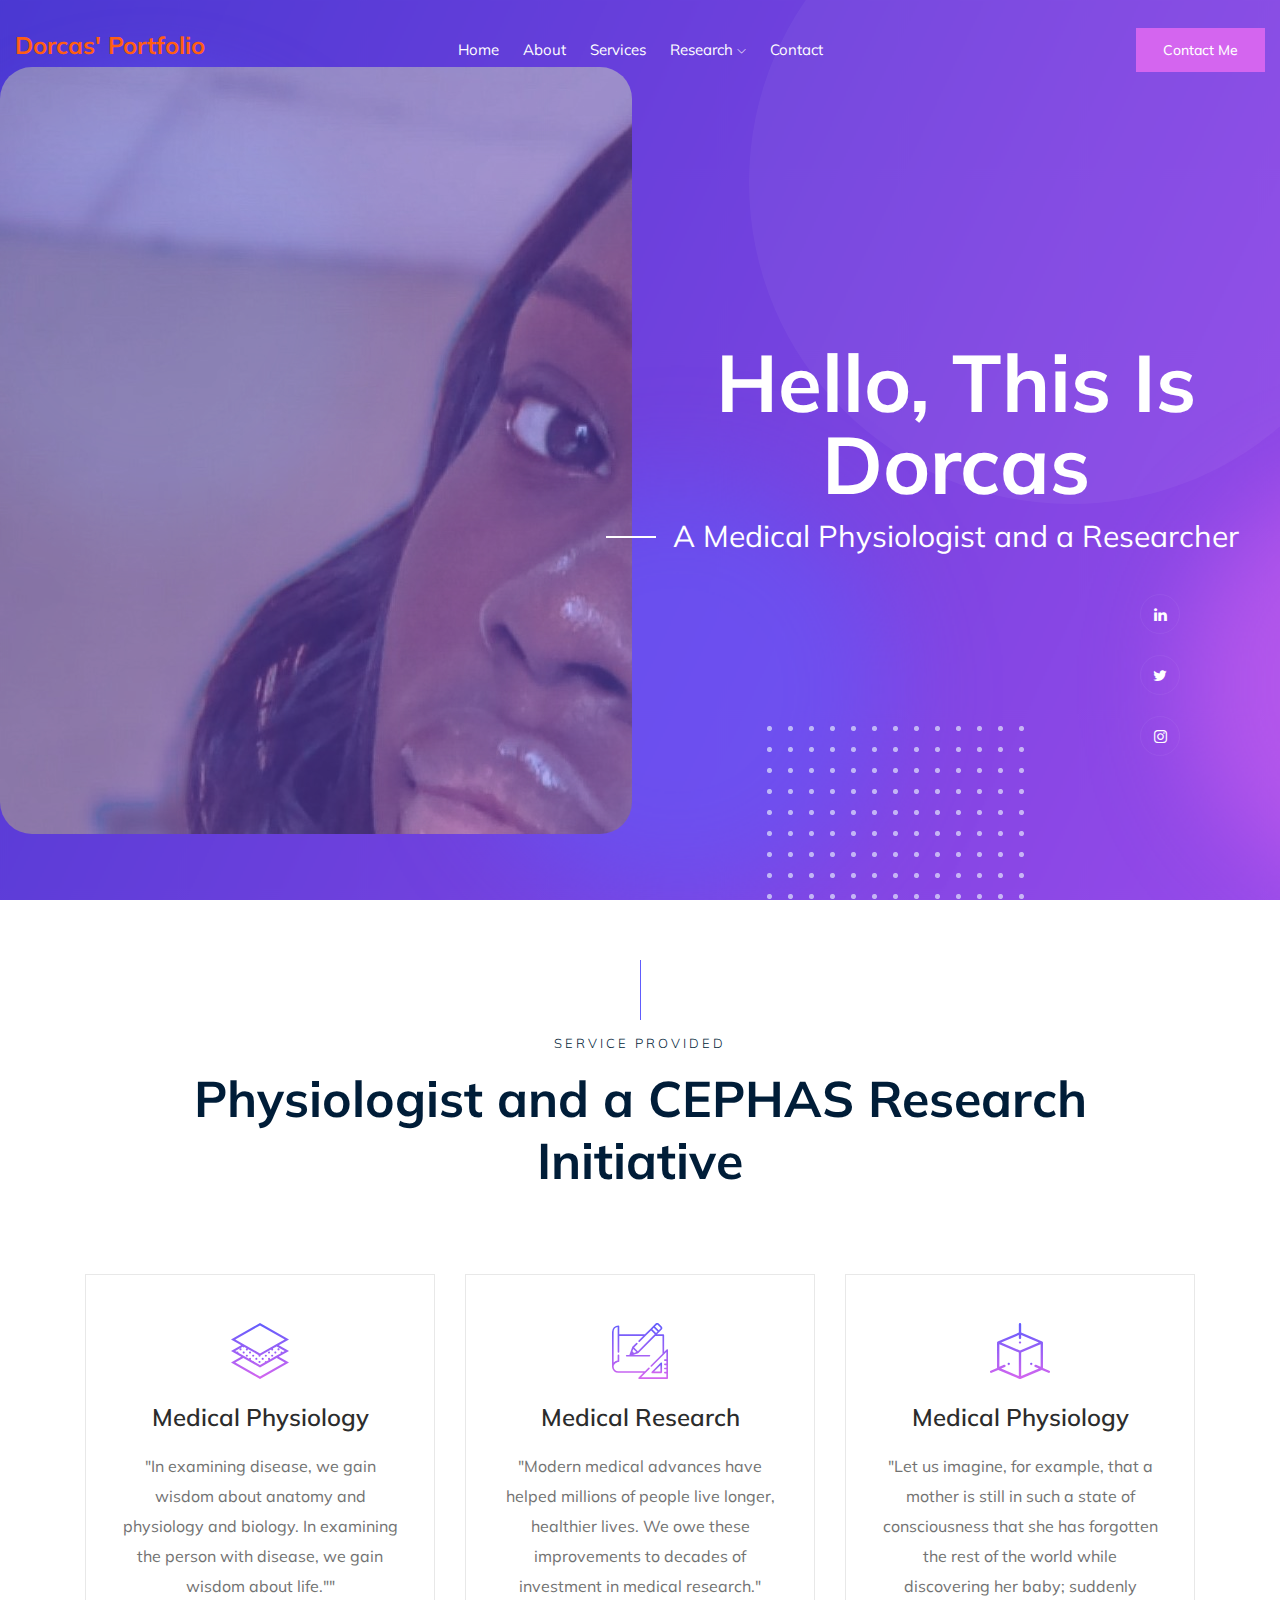
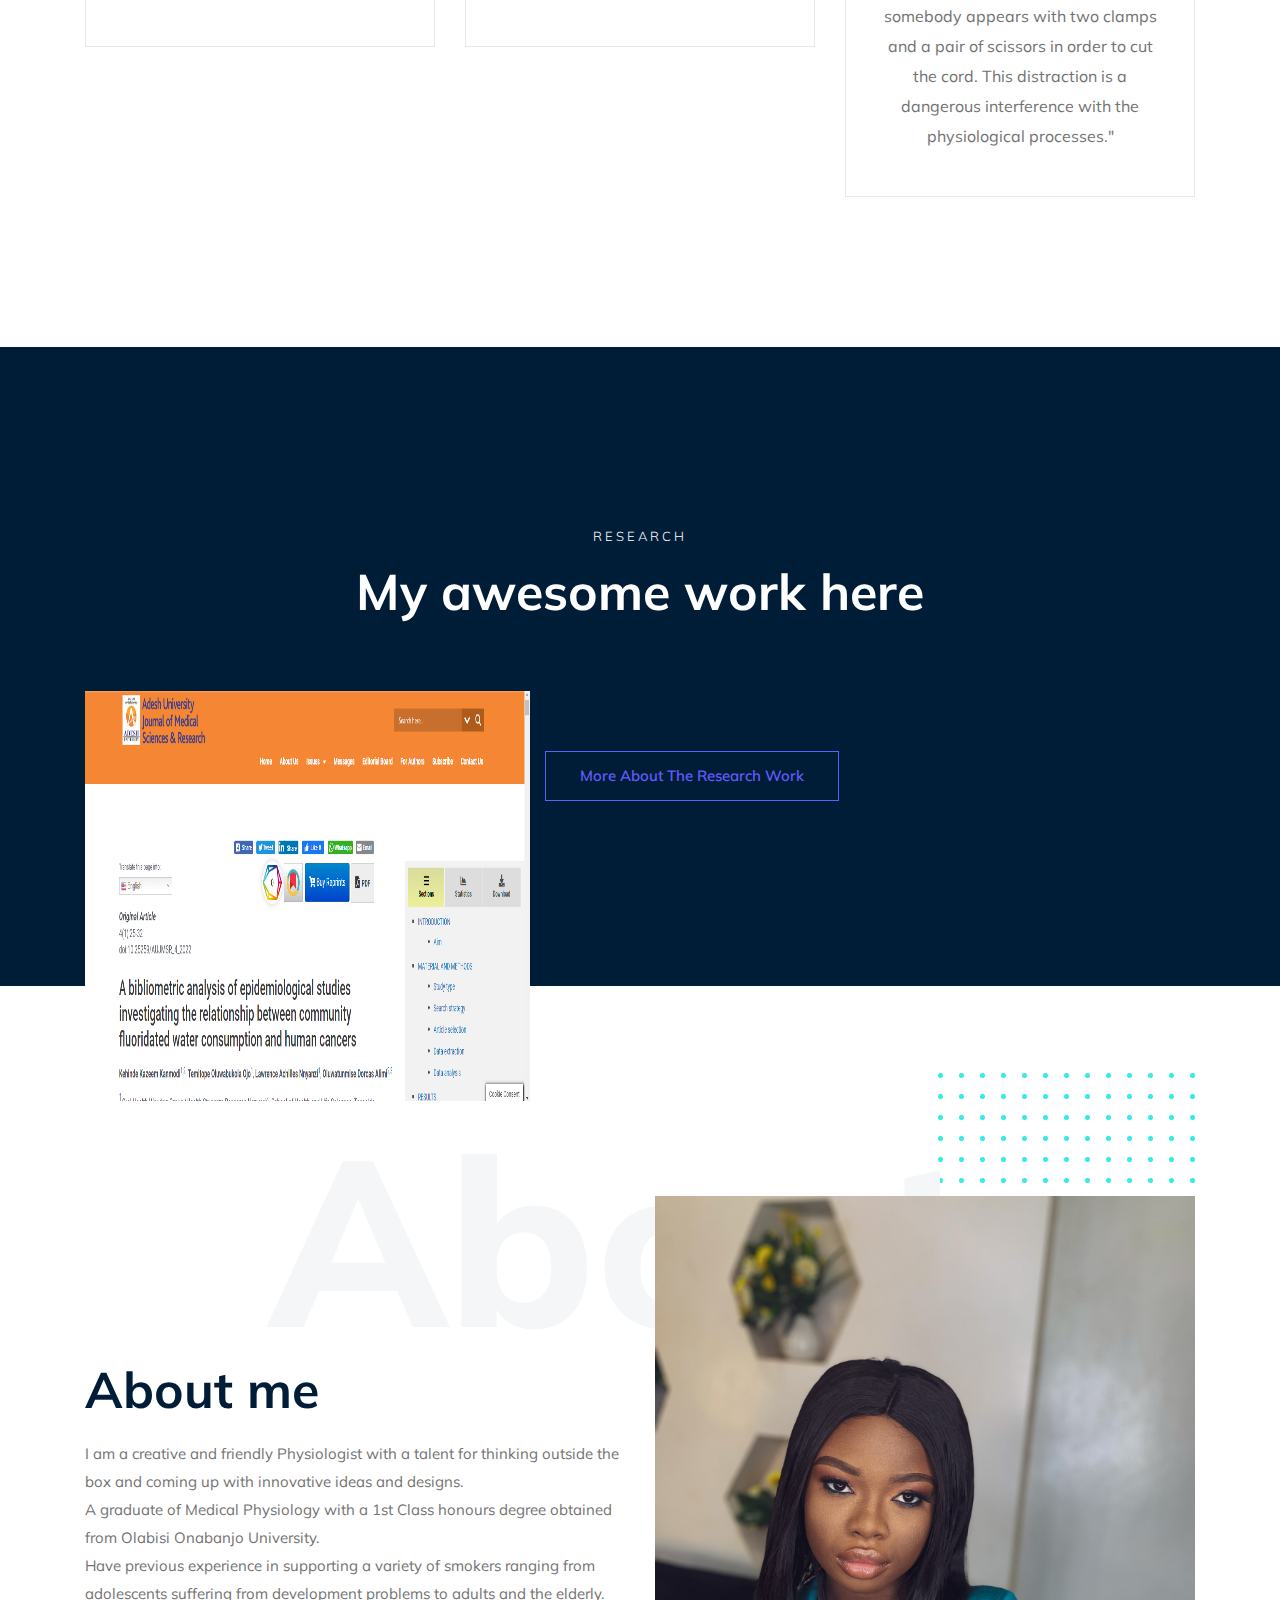
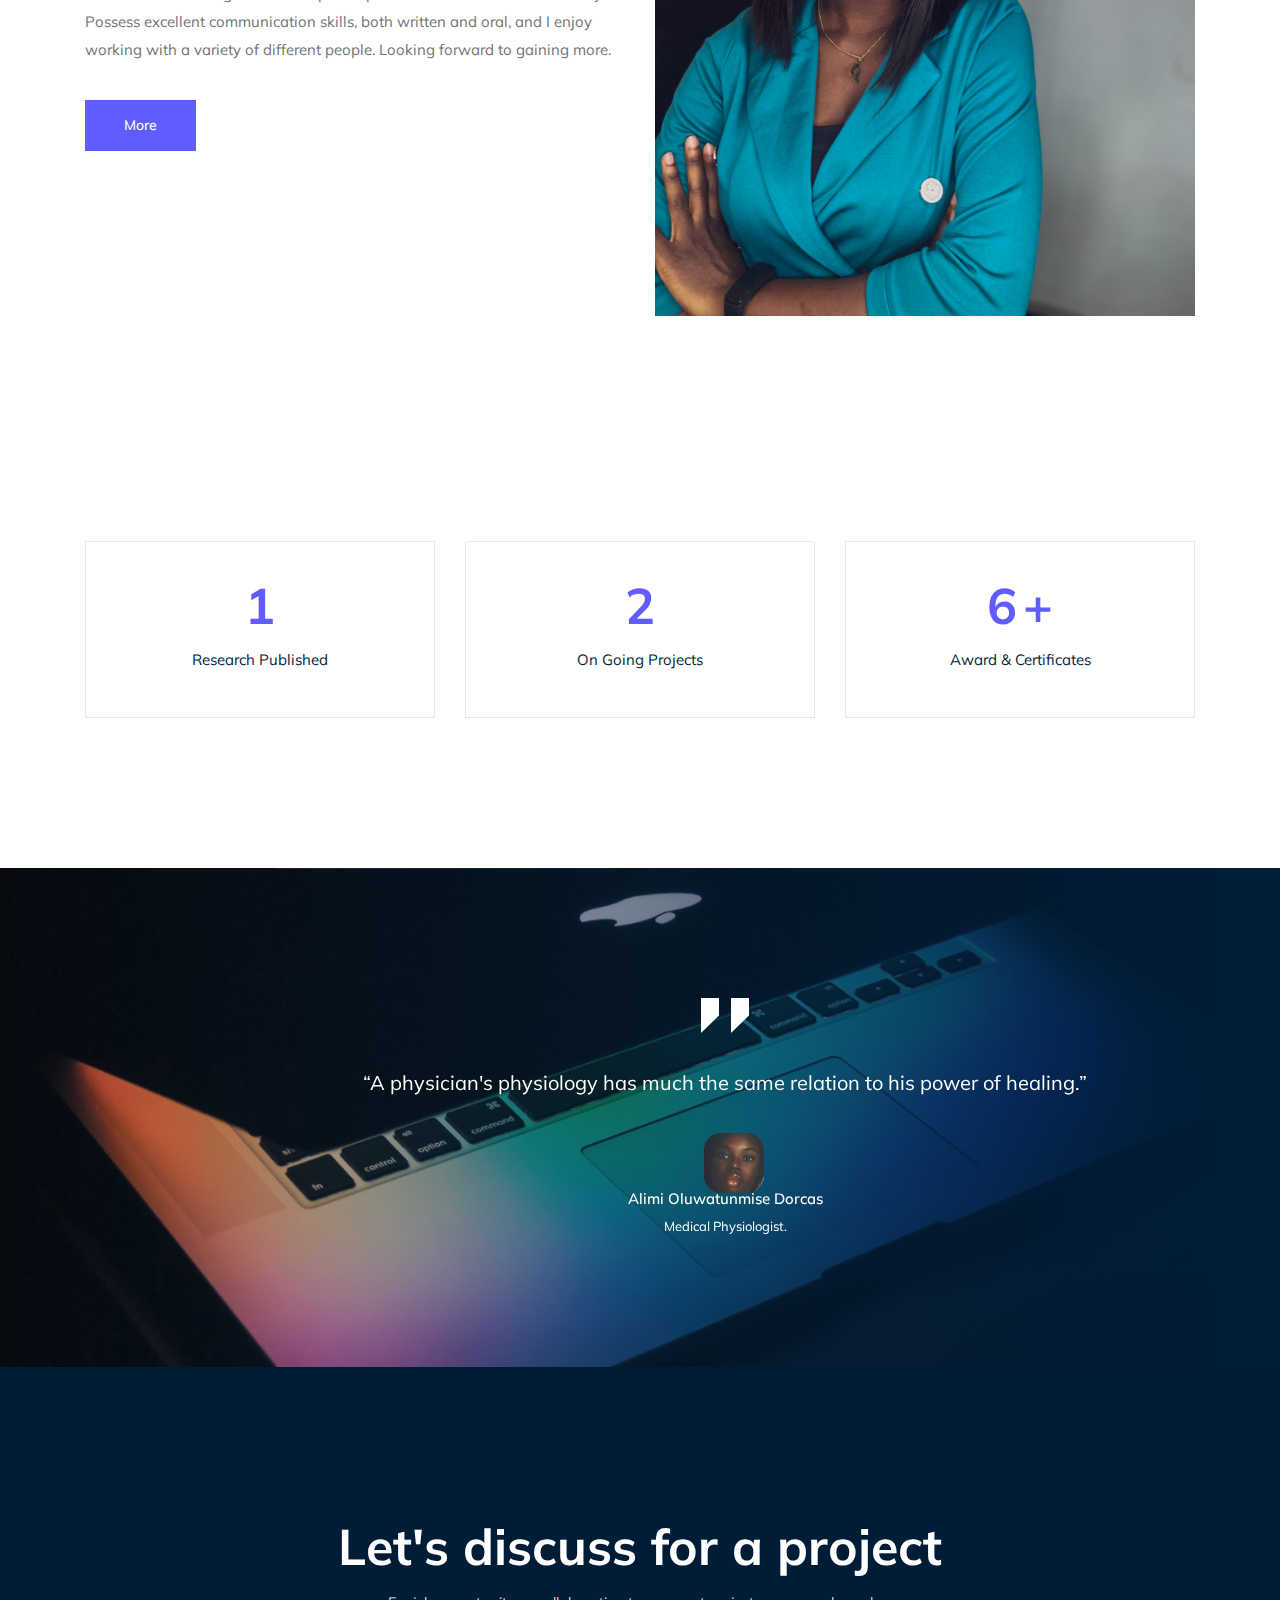
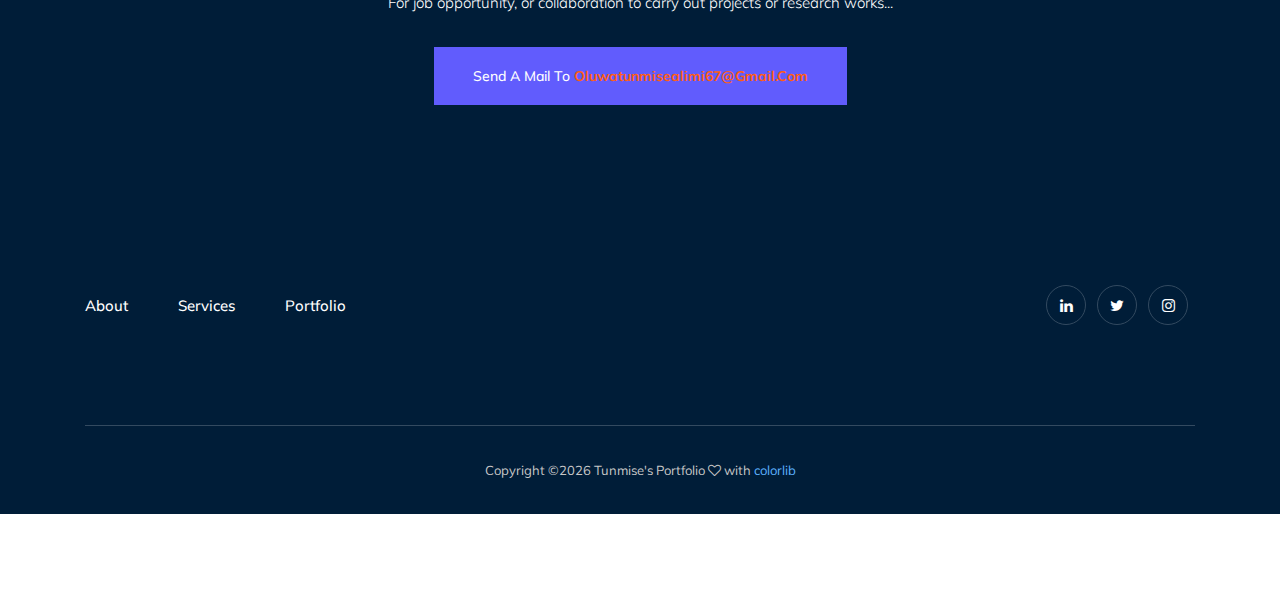
<file: index.html>
<!doctype html>
<html class="no-js" lang="zxx">

<head>
    <meta charset="utf-8">
    <meta http-equiv="x-ua-compatible" content="ie=edge">
    <title>Tunmise's Portfolio</title>
    <meta name="description" content="">
    <meta name="viewport" content="width=device-width, initial-scale=1">

    <!-- <link rel="manifest" href="site.webmanifest"> -->
    <!-- Place favicon.ico in the root directory -->

    <!-- CSS here -->
    <link rel="stylesheet" href="css/bootstrap.min.css">
    <link rel="stylesheet" href="css/owl.carousel.min.css">
    <link rel="stylesheet" href="css/magnific-popup.css">
    <link rel="stylesheet" href="css/font-awesome.min.css">
    <link rel="stylesheet" href="css/themify-icons.css">
    <link rel="stylesheet" href="css/nice-select.css">
    <link rel="stylesheet" href="css/flaticon.css">
    <link rel="stylesheet" href="css/gijgo.css">
    <link rel="stylesheet" href="css/animate.min.css">
    <link rel="stylesheet" href="css/slick.css">
    <link rel="stylesheet" href="css/slicknav.css">
    <link rel="stylesheet" href="css/style.css">
    <!-- <link rel="stylesheet" href="css/responsive.css"> -->
</head>

<body>
    <!--[if lte IE 9]>
            <p class="browserupgrade">You are using an <strong>outdated</strong> browser. Please <a href="https://browsehappy.com/">upgrade your browser</a> to improve your experience and security.</p>
        <![endif]-->

    <!-- header-start -->
    <header>
        <div class="header-area ">
            <div id="sticky-header" class="main-header-area">
                <div class="container-fluid">
                    <div class="row align-items-center">
                        <div class="col-xl-3 col-lg-2">
                            <div class="logo">
                                <a href="index.html">
                                    <!-- <img src="img/logo.png" alt=""> -->
                                    <h3><b>Dorcas' Portfolio</b></h3>
                                </a>
                            </div>
                        </div>
                        <div class="col-xl-6 col-lg-7">
                            <div class="main-menu  d-none d-lg-block">
                                <nav>
                                    <ul id="navigation">
                                        <li><a class="active" href="index.html">home</a></li>
                                        <li><a href="about.html">About</a></li>
                                        <li><a href="services.html">Services</a></li>
                                        <!-- <li><a href="#">Research <i class="ti-angle-down"></i></a>
                                            <ul class="submenu">
                                                <li><a href="research.html">Research</a></li>
                                                 <li><a href="single-blog.html">Research Publication</a></li> 
                                            </ul>
                                        </li> -->
                                        <li><a href="research.html">Research <i class="ti-angle-down"></i></a>
                                            <ul class="submenu">
                                                 <li><a href="portfolio.html">Publication</a></li>
                                                 <!-- <li><a href="elements.html"></a></li> -->
                                            </ul>
                                        </li>
                                        <li><a href="contact.html">Contact</a></li>
                                    </ul>
                                </nav>
                            </div>
                        </div>
                        <div class="col-xl-3 col-lg-3 d-none d-lg-block">
                            <div class="Appointment">
                                <div class="book_btn d-none d-lg-block">
                                    <a  href="#">Contact Me</a>
                                </div>
                            </div>
                        </div>
                        <div class="col-12">
                            <div class="mobile_menu d-block d-lg-none"></div>
                        </div>
                    </div>

                </div>
            </div>
        </div>
    </header>
    <!-- header-end -->

    <!-- slider_area_start -->
    <div class="slider_area">
        <div class="single_slider  d-flex align-items-center slider_bg_1">
            <div class="shap_pattern d-none d-lg-block">
                <img src="img/about/grid.png" alt="">
            </div>
            <div class="social_links">
                <ul>
                   <br><br><br><br><br><br><br><br><br><br><br><br><br><br><br><br><br><br><br>
                    <li><a href="https://www.linkedin.com/in/alimi-oluwatunmise-563915225/"><i class="fa fa-linkedin"></i></a></li>
                    <li><a href="https://twitter.com/dorcas_tunmise"> <i class="fa fa-twitter"></i> </a></li>
                    <li><a href="https://instagram.com/dorcas_tunmise" > <i class="fa fa-instagram"></i> </a></li>
                </ul>
            </div>
            <div class="container">
                <div class="row align-items-center">
                    <div class="col-xl-12">
                        <div class="slider_text text-center">
                            <h3>
                                Hello, This is Dorcas
                            </h3>
                            <span>A Medical Physiologist and a Researcher</span>
                        </div>
                    </div>
                </div>
            </div>
        </div>
    </div>
    <!-- slider_area_end -->

    <!-- service_area  -->
    <div class="service_area">
        <div class="container">
            <div class="row">
                <div class="col-xl-12">
                    <div class="section_title text-center mb-65">
                        <span>Service Provided</span>
                        <h3>Physiologist and a CEPHAS Research Initiative</h3>
                    </div>
                </div>
            </div>
            <div class="row">
                <div class="col-xl-4 col-md-4">
                    <div class="single_service text-center">
                        <div class="icon">
                            <img src="img/svg_icon/1.svg" alt="">
                        </div>
                        <h3>Medical Physiology</h3>
                        <p>"In examining disease, we gain wisdom about anatomy and physiology and biology. 
                            In examining the person with disease, we gain wisdom about life.""

                        </p>
                    </div>
                </div>
                <div class="col-xl-4 col-md-4">
                    <div class="single_service text-center">
                        <div class="icon">
                            <img src="img/svg_icon/2.svg" alt="">
                        </div>
                            <h3>Medical Research</h3>
                            <p> "Modern medical advances have helped millions of people live longer, healthier lives. 
                                We owe these improvements to decades of investment in medical research."  </p>
                    </div>
                </div>
                <div class="col-xl-4 col-md-4">
                    <div class="single_service text-center">
                        <div class="icon">
                            <img src="img/svg_icon/3.svg" alt="">
                        </div>
                            <h3>Medical Physiology</h3>
                        <p> "Let us imagine, for example, that a mother is still in such a state of consciousness that 
                            she has forgotten the rest of the world while discovering her baby; suddenly somebody appears with two clamps 
                            and a pair of scissors in order to cut the cord. 
                            This distraction is a dangerous interference with the physiological processes."</p>
                    </div>
                </div>
            </div>
        </div>
    </div>
    <!--/ service_area  -->

    <!-- portfolio_area -->
    <div class="portfolio_area portfolio_bg_1">
        <div class="container">
            <div class="row">
                <div class="col-xl-12">
                    <div class="section_title white_text text-center">
                        <span>Research</span>
                        <h3>My awesome work here</h3>
                    </div>
                </div>
            </div>
        </div>
    </div>
    <!--/ portfolio_area -->

    <!-- portfolio_image_area  -->
    <div class="portfolio_image_area">
        <div class="container">
            <div class="row">
                 <div class="col-xl-5 col-md-5">
                    <div class="single_Portfolio">
                        <div class="portfolio_thumb">
                            <img src="img/research.png" alt="">
                        </div>
                        <a href="img/research.png" class="popup popup-image"></a>
                        <div class="portfolio_hover">
                            <div class="title">
                                    <h3>Publication</h3>
                            </div>
                        </div>
                    </div>
                <!--</div>
                <div class="col-xl-7 col-md-7">
                    <div class="single_Portfolio">
                        <div class="portfolio_thumb">
                            <img src="img/massacre.png" alt="">
                        </div>
                        <a href="img/massacre.png" class="popup popup-image"></a>
                        <div class="portfolio_hover">
                            <div class="title">
                                    <h3>Dedicated to ENDSARS victims</h3>
                            </div>
                        </div>
                    </div>
                </div>
                <div class="col-xl-5 col-md-5">
                    <div class="single_Portfolio">
                        <div class="portfolio_thumb">
                            <img src="img/airline.png" style="width: 900px; opacity: 0.9; overflow: hidden;" alt="">
                        </div>
                        <a href="img/airline.png" class="popup popup-image"></a>
                        <div class="portfolio_hover">
                            <div class="title">
                                    <h3>Webpage for Airline Agencies</h3>
                            </div>
                        </div>
                    </div>
                </div>
                <div class="col-xl-7 col-md-7">
                    <div class="single_Portfolio">
                        <div class="portfolio_thumb">
                            <img src="img/music.png" style="width: 900px; opacity: 0.9; overflow: hidden;" alt="">
                        </div>
                        <a href="img/music.png" class="popup popup-image"></a>
                        <div class="portfolio_hover">
                            <div class="title">
                                    <h3>Webpage to stream songs</h3>
                            </div>
                        </div>
                    </div>
                </div>
                <div cclass="col-xl-5 col-md-5">
                    <div class="single_Portfolio">
                        <div class="portfolio_thumb">
                            <img src="img/restaurant .png" alt="">
                        </div>
                        <a href="img/restaurant .png" style="width: 900px; opacity: 0.9; overflow: hidden;" class="popup popup-image"></a>
                        <div class="portfolio_hover">
                            <div class="title">
                                    <h3>Webpage for Restaurants</h3>
                            </div>
                        </div>
                    </div>
                </div> -->
            </div>
            <br>
            <div class="row">
                <div class="col-xl-12">
                    <div class="more_portfolio text-center">
                        <a class="line_btn" href="portfolio.html">More About the research work</a>
                    </div>
                </div>
            </div>
        </div>
    </div>
    <!--/ portfolio_image_area  -->

  <!-- about_me  -->
  <div class="about_me">
    <div class="about_large_title d-none d-lg-block">
            About
    </div>
    <div class="container">
        <div class="row align-items-center">
            <div class="col-xl-6 col-md-6">
                <div class="about_e_details">
                    <h3>About me</h3>
                    <p>I am a creative and friendly Physiologist with a talent for thinking outside the box and coming up with innovative ideas and designs.<br>
                        A graduate of Medical Physiology with a 1st Class honours degree obtained from Olabisi Onabanjo University.<br>
                        Have previous experience in supporting a variety of smokers ranging from adolescents suffering from development problems to adults and the elderly.<br>
                        Possess excellent communication skills, both written and oral, and I enjoy working with a variety of different people.
                        Looking forward to gaining more.</p>
                    <div class="download_cv">
                        <a class="boxed-btn3" href="services.html">More</a>
                    </div>
                </div>
            </div>
            <div class="col-xl-6 col-md-6">
                <div class="about_img">
                    <div class="color_pattern d-none d-lg-block">
                        <img src="img/about/color_grid.png" alt="">
                    </div>
                    <div class="my_Pic">
                            <img src="img/IMG_6693.jpg" alt="">
                    </div>
                </div>
            </div>
        </div>
    </div>
</div>
<!--/ about_me  -->

<div class="counter_area">
    <div class="container">
        <div class="row">
            <div class="col-xl-4 col-md-4">
                <div class="single_counter text-center">
                    <h3>
                        <span class="counter" >1 </span>
                    </h3>
                    <p>Research Published</p>
                </div>
            </div>
            <div class="col-xl-4 col-md-4">
                <div class="single_counter text-center">
                    <h3>
                        <span class="counter"> 2</span>
                    </h3>
                    <p>On Going Projects</p>
                </div>
            </div>
            <div class="col-xl-4 col-md-4">
                <div class="single_counter text-center">
                    <h3>
                        <span class="counter" >6</span> <span>+</span> 
                    </h3>
                    <p>Award & Certificates</p>
                </div>
            </div>
        </div>
    </div>
</div>
<!-- testimonial_area  -->
<div class="testimonial_area ">
    <div class="container">
        <div class="row">
            <div class="col-xl-12">
                <div class="testmonial_active owl-carousel">
                    <div class="single_carousel">
                            <div class="single_testmonial text-center">
                                    <div class="quote">
                                        <img src="img/testmonial/quote.svg" alt="">
                                    </div>
                                    <p>“A physician's physiology has much the same relation to his power of healing.” </p>
                                    <div class="testmonial_author">
                                        <div class="thumb">
                                                <img src="img/testmonial/thumb.png" style="width: 60px; border-radius: 17px;" alt="">
                                        </div>
                                        <h3>Alimi Oluwatunmise Dorcas</h3>
                                        <span>Medical Physiologist.</span>
                                    </div>
                                </div>
                    </div>
                    <div class="single_carousel">
                            <div class="single_testmonial text-center">
                                    <div class="quote">
                                        <img src="img/testmonial/quote.svg" alt="">
                                    </div>
                                    <p>" I am interested in medical research because I believe in it. 
                                    </p>
                                    <div class="testmonial_author">
                                        <!-- <div class="thumb">
                                                <img src="img/testmonial/thumb.png" style="width: 60px; border-radius: 17px;" alt="">
                                        </div> -->
                                        <h3>Alimi Oluwatunmise Dorcas</h3>
                                        <span>Medical Physiologist</span>
                                    </div>
                                </div>
                    </div>
                    <div class="single_carousel">
                            <div class="single_testmonial text-center">
                                    <div class="quote">
                                        <img src="img/testmonial/quote.svg" alt="">
                                    </div>
                                    <p> "Research is to see what everybody else has seen, and to think what nobody else has thought."</p>
                                    <div class="testmonial_author">
                                        <!-- <div class="thumb">
                                                <img src="img/testmonial/thumb.png" style="width: 60px; border-radius: 17px;" alt="">
                                        </div> -->
                                        <h3>Alimi Oluwatunmise Dorcas</h3>
                                        <span>Medical Researcher</span>
                                    </div>
                            </div>
                    </div>
                </div>
            </div>
        </div>
    </div>
</div>
<!-- /testimonial_area  -->  

<div class="discuss_projects">
    <div class="container">
        <div class="row">
            <div class="col-xl-12">
                <div class="project_text text-center">
                    <h3>Let's discuss for a project</h3>
                    <p>For job opportunity, or collaboration to carry out projects or research works... <p>
                        <a class="boxed-btn3" href="https://mail.google.com/mail/u/0/#sent?compose=new">
                            Send a mail to <b>oluwatunmisealimi67@gmail.com </b></a>

                    </div>
                </div>
            </div>
        </div>
    </div>

    <!-- footer start -->
    <footer class="footer">
        <div class="footer_top">
            <div class="container">
                <div class="row align-items-center">
                    <div class="col-xl-6 col-md-6">
                        <div class="menu_links">
                            <ul>
                                <li><a href="#">About</a></li>
                                <li><a href="#">Services</a></li>
                                <li><a href="#">Portfolio</a></li>
                            </ul>
                        </div>
                    </div>
                    <div class="col-xl-6 col-md-6">
                        <div class="socail_links">
                            <ul>
                                <!-- <li><a href="#"> <i class="fa fa-facebook"></i> </a></li> -->
                                <li><a href="https://www.linkedin.com/in/alimi-oluwatunmise-563915225/"><i class="fa fa-linkedin"></i></a></li>
                                <li><a href="https://twitter.com/dorcas_tunmise"> <i class="fa fa-twitter"></i> </a></li>
                                <li><a href="https://instagram.com/dorcas_tunmise"> <i class="fa fa-instagram"></i> </a></li>
                                <!-- <li><a href="#"> <i class="fa fa-google-plus"></i> </a></li> -->
                            </ul>
                        </div>
                    </div>
                </div>
            </div>
        </div>
        <div class="copy-right_text">
            <div class="container">
                <div class="footer_border"></div>
                <div class="row">
                    <div class="col-xl-12">
                        <p class="copy_right text-center">
                            <!-- Link back to Colorlib can't be removed. Template is licensed under CC BY 3.0. -->
                            Copyright &copy;<script>document.write(new Date().getFullYear());</script> Tunmise's Portfolio <i class="fa fa-heart-o" aria-hidden="true"></i> with <a href="https://colorlib.com" target="_blank"> colorlib</a>
                            <!-- Link back to Colorlib can't be removed. Template is licensed under CC BY 3.0. -->
                        </p>
                    </div>
                </div>
            </div>
        </div>
    </footer>
    <!--/ footer end  -->

    <!-- JS here -->
    <script src="js/vendor/modernizr-3.5.0.min.js"></script>
    <script src="js/vendor/jquery-1.12.4.min.js"></script>
    <script src="js/popper.min.js"></script>
    <script src="js/bootstrap.min.js"></script>
    <script src="js/owl.carousel.min.js"></script>
    <script src="js/isotope.pkgd.min.js"></script>
    <script src="js/ajax-form.js"></script>
    <script src="js/waypoints.min.js"></script>
    <script src="js/jquery.counterup.min.js"></script>
    <script src="js/imagesloaded.pkgd.min.js"></script>
    <script src="js/scrollIt.js"></script>
    <script src="js/jquery.scrollUp.min.js"></script>
    <script src="js/wow.min.js"></script>
    <script src="js/nice-select.min.js"></script>
    <script src="js/jquery.slicknav.min.js"></script>
    <script src="js/jquery.magnific-popup.min.js"></script>
    <script src="js/plugins.js"></script>
    <script src="js/gijgo.min.js"></script>

    <!--contact js-->
    <script src="js/contact.js"></script>
    <script src="js/jquery.ajaxchimp.min.js"></script>
    <script src="js/jquery.form.js"></script>
    <script src="js/jquery.validate.min.js"></script>
    <script src="js/mail-script.js"></script>

    <script src="js/main.js"></script>
</body>

</html>
</file>
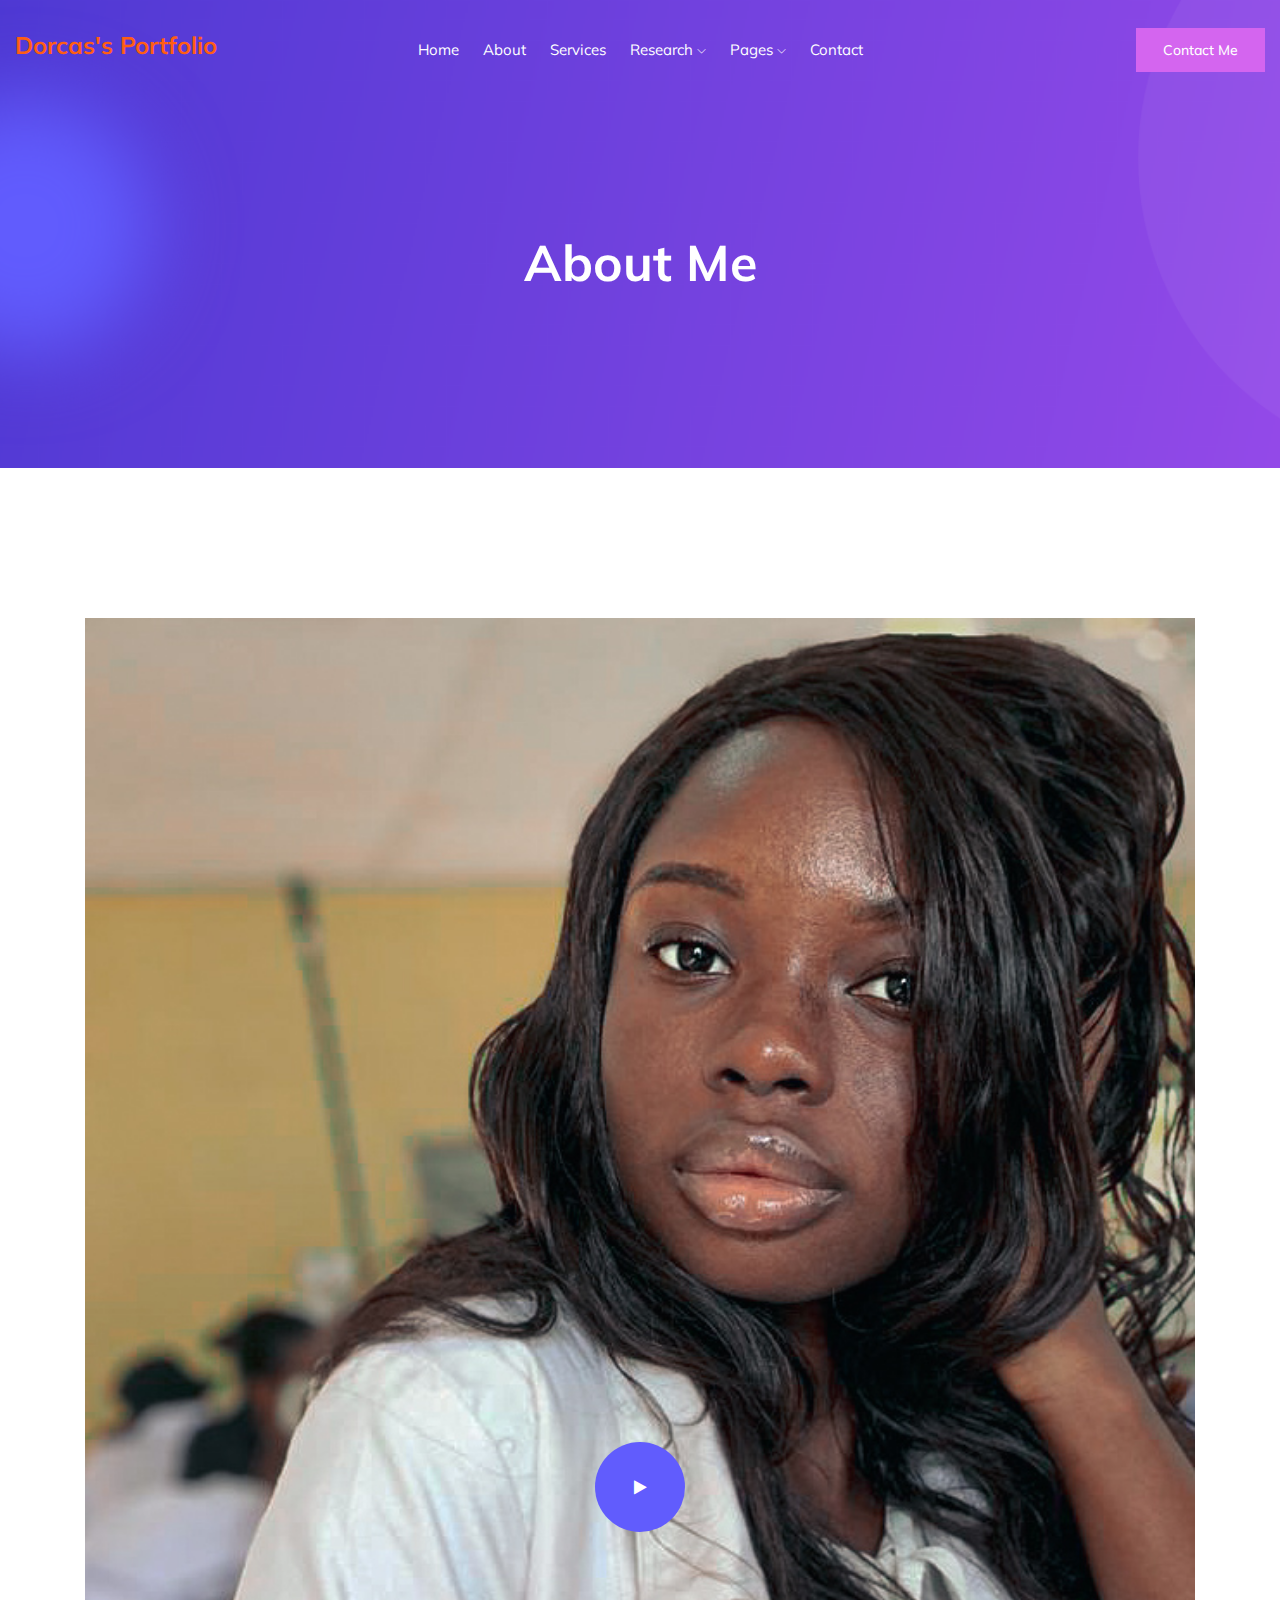
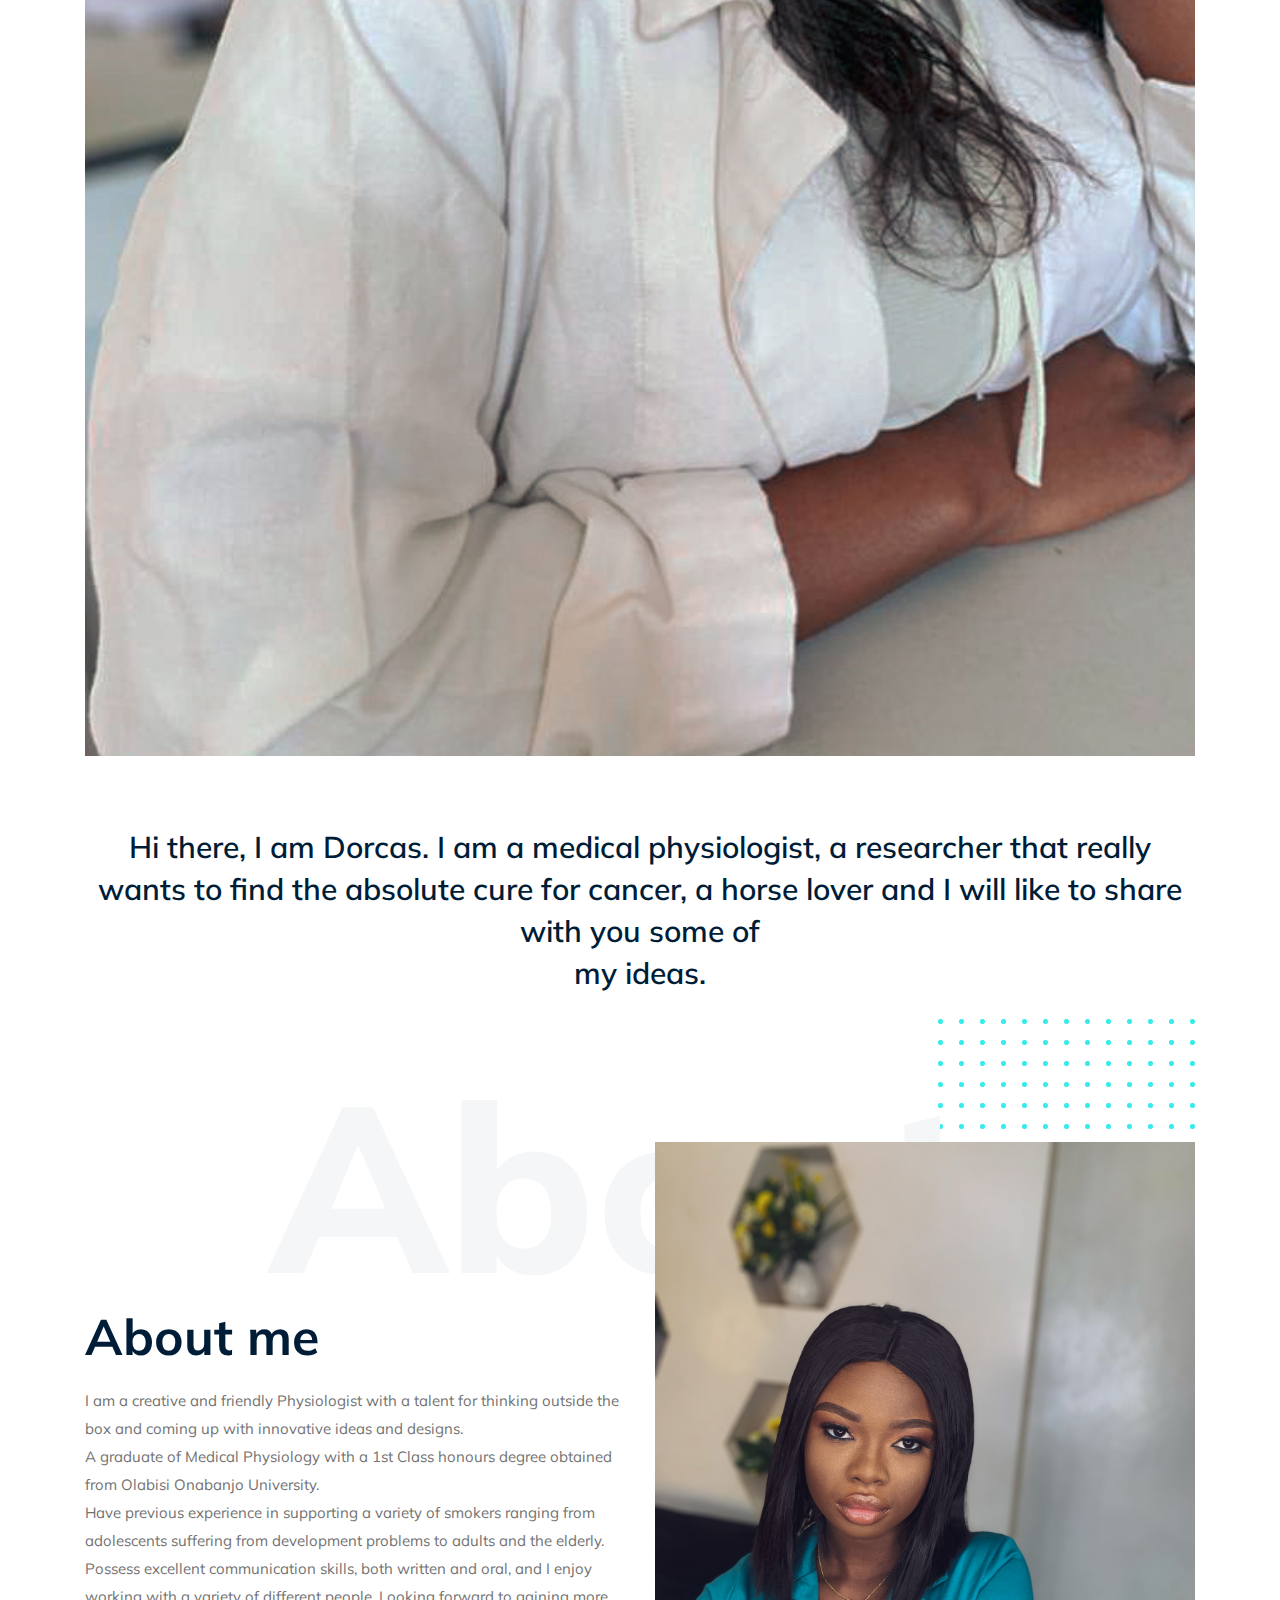
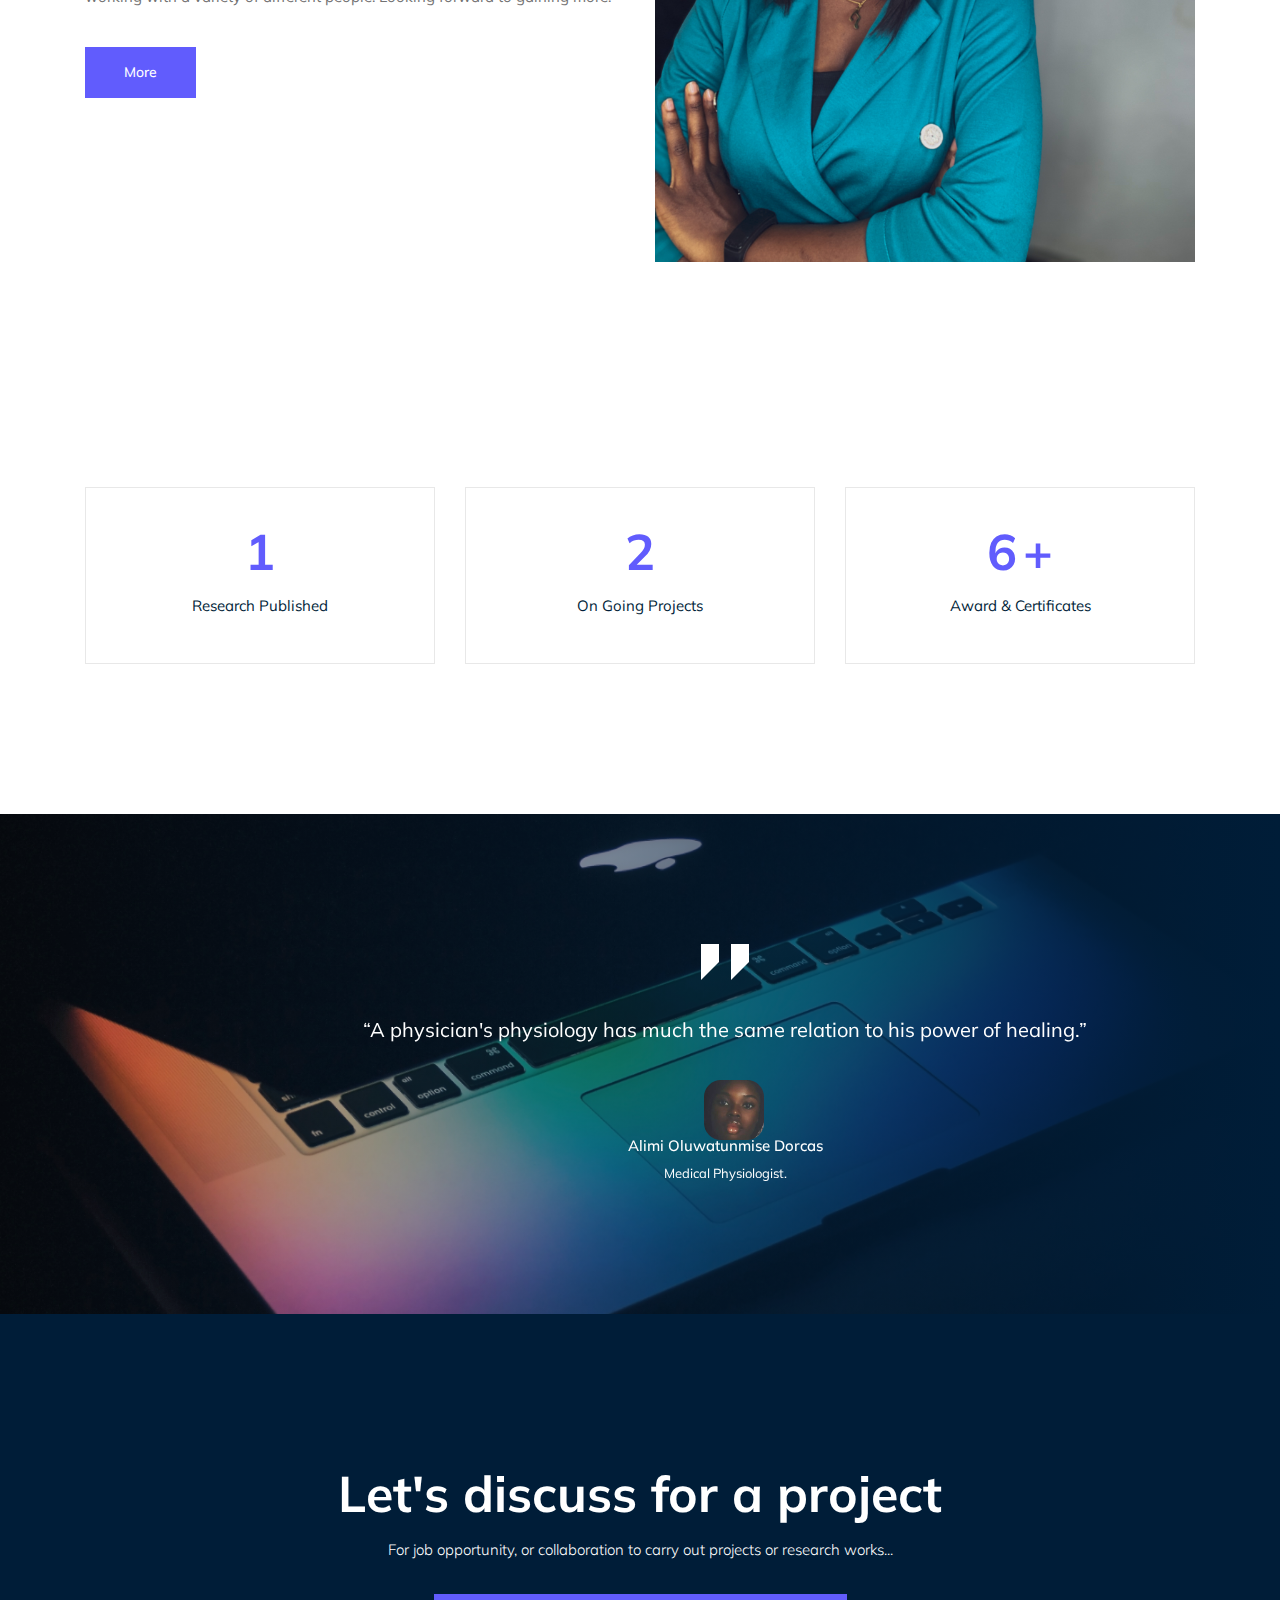
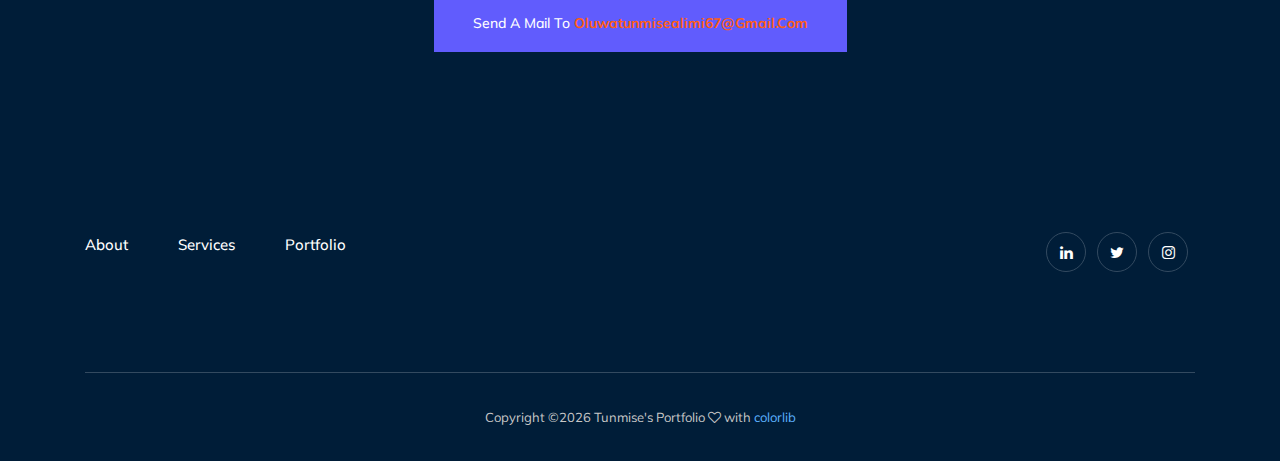
<file: about.html>
<!doctype html>
<html class="no-js" lang="zxx">

<head>
    <meta charset="utf-8">
    <meta http-equiv="x-ua-compatible" content="ie=edge">
    <title>Tunmise's Portfolio</title>
    <meta name="description" content="">
    <meta name="viewport" content="width=device-width, initial-scale=1">

    <!-- <link rel="manifest" href="site.webmanifest"> -->
    <!-- Place favicon.ico in the root directory -->

    <!-- CSS here -->
    <link rel="stylesheet" href="css/bootstrap.min.css">
    <link rel="stylesheet" href="css/owl.carousel.min.css">
    <link rel="stylesheet" href="css/magnific-popup.css">
    <link rel="stylesheet" href="css/font-awesome.min.css">
    <link rel="stylesheet" href="css/themify-icons.css">
    <link rel="stylesheet" href="css/nice-select.css">
    <link rel="stylesheet" href="css/flaticon.css">
    <link rel="stylesheet" href="css/gijgo.css">
    <link rel="stylesheet" href="css/animate.min.css">
    <link rel="stylesheet" href="css/slick.css">
    <link rel="stylesheet" href="css/slicknav.css">
    <link rel="stylesheet" href="css/style.css">
    <!-- <link rel="stylesheet" href="css/responsive.css"> -->
</head>

<body>
    <!--[if lte IE 9]>
            <p class="browserupgrade">You are using an <strong>outdated</strong> browser. Please <a href="https://browsehappy.com/">upgrade your browser</a> to improve your experience and security.</p>
        <![endif]-->

    <!-- header-start -->
    <header>
        <div class="header-area ">
            <div id="sticky-header" class="main-header-area">
                <div class="container-fluid">
                    <div class="row align-items-center">
                        <div class="col-xl-3 col-lg-2">
                            <div class="logo">
                                <a href="index.html">
                                    <!-- <img src="img/logo.png" alt=""> -->
                                    <h3><b>Dorcas's Portfolio</b></h3>
                                </a>
                            </div>
                        </div>
                        <div class="col-xl-6 col-lg-7">
                            <div class="main-menu  d-none d-lg-block">
                                <nav>
                                    <ul id="navigation">
                                        <li><a class="active" href="index.html">home</a></li>
                                        <li><a href="about.html">About</a></li>
                                        <li><a href="services.html">Services</a></li>
                                        <li><a href="#">Research <i class="ti-angle-down"></i></a>
                                            <ul class="submenu">
                                                <!-- <li><a href="blog.html">Research</a></li> -->
                                                <li><a href="research.html">Research Publication</a></li>
                                            </ul>
                                        </li>
                                        <li><a href="#">pages <i class="ti-angle-down"></i></a>
                                            <ul class="submenu">
                                                 <li><a href="portfolio.html">Portfolio</a></li>
                                            </ul>
                                        </li>
                                        <li><a href="contact.html">Contact</a></li>
                                    </ul>
                                </nav>
                            </div>
                        </div>
                        <div class="col-xl-3 col-lg-3 d-none d-lg-block">
                            <div class="Appointment">
                                <div class="book_btn d-none d-lg-block">
                                    <a  href="#">Contact Me</a>
                                </div>
                            </div>
                        </div>
                        <div class="col-12">
                            <div class="mobile_menu d-block d-lg-none"></div>
                        </div>
                    </div>

                </div>
            </div>
        </div>
    </header>
    <!-- header-end -->

    <!-- bradcam_area  -->
    <div class="bradcam_area bradcam_bg_1">
        <div class="container">
            <div class="row">
                <div class="col-xl-12">
                    <div class="bradcam_text text-center">
                        <h3>About Me</h3>
                    </div>
                </div>
            </div>
        </div>
    </div>
    <!-- /bradcam_area  -->

    <div class="video_area">
        <div class="container">
            <div class="row">
                <div class="col-xl-12">
                    <div class="video_wrap">
                        <div class="thumb">
                            <img src="img/PicsArt_07-12-08.56.54 (1).jpg" alt="">
                            <div class="video_icon"> 
                                <a class="popup-video" href="img/PicsArt_07-12-09.12.59.jpg"><i class="fa fa-play"></i> </a>
                            </div>
                        </div>
                        <div class="video_text text-center">
                            <p>Hi there, I am Dorcas. I am a medical physiologist, a researcher that really wants to find the absolute cure for cancer, a horse
                                lover and I will like to share with you some of <br> 
                                my ideas.</p>
                        </div>
                    </div>
                </div>
            </div>
        </div>
    </div>


    <!-- about_me  -->
    <div class="about_me">
        <div class="about_large_title d-none d-lg-block">
                About
        </div>
        <div class="container">
            <div class="row align-items-center">
                <div class="col-xl-6 col-md-6">
                    <div class="about_e_details">
                        <h3>About me</h3>
                        <p>I am a creative and friendly Physiologist with a talent for thinking outside the box and coming up with innovative ideas and designs.<br>
                            A graduate of Medical Physiology with a 1st Class honours degree obtained from Olabisi Onabanjo University.<br>
                            Have previous experience in supporting a variety of smokers ranging from adolescents suffering from development problems to adults and the elderly.<br>
                            Possess excellent communication skills, both written and oral, and I enjoy working with a variety of different people.
                            Looking forward to gaining more.</p>
                        <div class="download_cv">
                            <a class="boxed-btn3" href="services.html">More</a>
                        </div>
                    </div>
                </div>
                <div class="col-xl-6 col-md-6">
                    <div class="about_img">
                        <div class="color_pattern d-none d-lg-block">
                            <img src="img/about/color_grid.png" alt="">
                        </div>
                        <div class="my_Pic">
                                <img src="img/IMG_6693.jpg" alt="">
                        </div>
                    </div>
                </div>
            </div>
        </div>
    </div>
    <!--/ about_me  -->

    <div class="counter_area">
        <div class="container">
            <div class="row">
                <div class="col-xl-4 col-md-4">
                    <div class="single_counter text-center">
                        <h3>
                            <span class="counter" >1 </span>
                        </h3>
                        <p>Research Published</p>
                    </div>
                </div>
                <div class="col-xl-4 col-md-4">
                    <div class="single_counter text-center">
                        <h3>
                            <span class="counter"> 2</span>
                        </h3>
                        <p>On Going Projects</p>
                    </div>
                </div>
                <div class="col-xl-4 col-md-4">
                    <div class="single_counter text-center">
                        <h3>
                            <span class="counter" >6</span> <span>+</span>
                        </h3>
                        <p>Award & Certificates</p>
                    </div>
                </div>
            </div>
        </div>
    </div>
    <!-- testimonial_area  -->
    <div class="testimonial_area ">
        <div class="container">
            <div class="row">
                <div class="col-xl-12">
                    <div class="testmonial_active owl-carousel">
                        <div class="single_carousel">
                                <div class="single_testmonial text-center">
                                        <div class="quote">
                                            <img src="img/testmonial/quote.svg" alt="">
                                        </div>
                                        <p>“A physician's physiology has much the same relation to his power of healing.” </p>
                                        <div class="testmonial_author">
                                            <div class="thumb">
                                                    <img src="img/testmonial/thumb.png" style="width: 60px; border-radius: 17px;" alt="">
                                            </div>
                                            <h3>Alimi Oluwatunmise Dorcas</h3>
                                            <span>Medical Physiologist.</span>
                                        </div>
                                    </div>
                        </div>
                        <div class="single_carousel">
                                <div class="single_testmonial text-center">
                                        <div class="quote">
                                            <img src="img/testmonial/quote.svg" alt="">
                                        </div>
                                        <p>" I am interested in medical research because I believe in it. 
                                        </p>
                                        <div class="testmonial_author">
                                            <!-- <div class="thumb">
                                                    <img src="img/testmonial/thumb.png" style="width: 60px; border-radius: 17px;" alt="">
                                            </div> -->
                                            <h3>Alimi Oluwatunmise Dorcas</h3>
                                            <span>Medical Physiologist</span>
                                        </div>
                                    </div>
                        </div>
                        <div class="single_carousel">
                                <div class="single_testmonial text-center">
                                        <div class="quote">
                                            <img src="img/testmonial/quote.svg" alt="">
                                        </div>
                                        <p> "Research is to see what everybody else has seen, and to think what nobody else has thought."</p>
                                        <div class="testmonial_author">
                                            <!-- <div class="thumb">
                                                    <img src="img/testmonial/thumb.png" style="width: 60px; border-radius: 17px;" alt="">
                                            </div> -->
                                            <h3>Alimi Oluwatunmise Dorcas</h3>
                                            <span>Medical Researcher</span>
                                        </div>
                                </div>
                        </div>
                    </div>
                </div>
            </div>
        </div>
    </div>
    <!-- /testimonial_area  -->  
    
    <div class="discuss_projects">
        <div class="container">
            <div class="row">
                <div class="col-xl-12">
                    <div class="project_text text-center">
                        <h3>Let's discuss for a project</h3>
                        <p>For job opportunity, or collaboration to carry out projects or research works... <p>
                            <a class="boxed-btn3" href="https://mail.google.com/mail/u/0/#sent?compose=new">
                                Send a mail to <b>oluwatunmisealimi67@gmail.com </b></a>
                    </div>
                </div>
            </div>
        </div>
    </div>

    <!-- footer start -->
    <footer class="footer">
        <div class="footer_top">
            <div class="container">
                <div class="row">
                    <div class="col-xl-6 col-md-6">
                        <div class="menu_links">
                            <ul>
                                <li><a href="#">About</a></li>
                                <li><a href="#">Services</a></li>
                                <li><a href="#">Portfolio</a></li>
                            </ul>
                        </div>
                    </div>
                    <div class="col-xl-6 col-md-6">
                        <div class="socail_links">
                            <ul>
                            <!-- <li><a href="#"> <i class="fa fa-facebook"></i> </a></li> -->
                            <li><a href="https://www.linkedin.com/in/alimi-oluwatunmise-563915225/"><i class="fa fa-linkedin"></i></a></li>
                           <li><a href="https://twitter.com/dorcas_tunmise"> <i class="fa fa-twitter"></i> </a></li>
                           <li><a href="https://instagram.com/dorcas_tunmise"> <i class="fa fa-instagram"></i> </a></li>
                           <!-- <li><a href="#"> <i class="fa fa-google-plus"></i> </a></li> -->
                            </ul>
                        </div>
                    </div>
                </div>
            </div>
        </div>
        <div class="copy-right_text">
            <div class="container">
                <div class="footer_border"></div>
                <div class="row">
                    <div class="col-xl-12">
                        <p class="copy_right text-center">
                            <!-- Link back to Colorlib can't be removed. Template is licensed under CC BY 3.0. -->
                            Copyright &copy;<script>document.write(new Date().getFullYear());</script> Tunmise's Portfolio <i class="fa fa-heart-o" aria-hidden="true"></i> with<a href="https://colorlib.com" target="_blank"> colorlib</a>
                            <!-- Link back to Colorlib can't be removed. Template is licensed under CC BY 3.0. -->
                        </p>
                    </div>
                </div>
            </div>
        </div>
    </footer>
    <!--/ footer end  -->

    <!-- JS here -->
    <script src="js/vendor/modernizr-3.5.0.min.js"></script>
    <script src="js/vendor/jquery-1.12.4.min.js"></script>
    <script src="js/popper.min.js"></script>
    <script src="js/bootstrap.min.js"></script>
    <script src="js/owl.carousel.min.js"></script>
    <script src="js/isotope.pkgd.min.js"></script>
    <script src="js/ajax-form.js"></script>
    <script src="js/waypoints.min.js"></script>
    <script src="js/jquery.counterup.min.js"></script>
    <script src="js/imagesloaded.pkgd.min.js"></script>
    <script src="js/scrollIt.js"></script>
    <script src="js/jquery.scrollUp.min.js"></script>
    <script src="js/wow.min.js"></script>
    <script src="js/nice-select.min.js"></script>
    <script src="js/jquery.slicknav.min.js"></script>
    <script src="js/jquery.magnific-popup.min.js"></script>
    <script src="js/plugins.js"></script>
    <script src="js/gijgo.min.js"></script>

    <!--contact js-->
    <script src="js/contact.js"></script>
    <script src="js/jquery.ajaxchimp.min.js"></script>
    <script src="js/jquery.form.js"></script>
    <script src="js/jquery.validate.min.js"></script>
    <script src="js/mail-script.js"></script>

    <script src="js/main.js"></script>
</body>

</html>
</file>
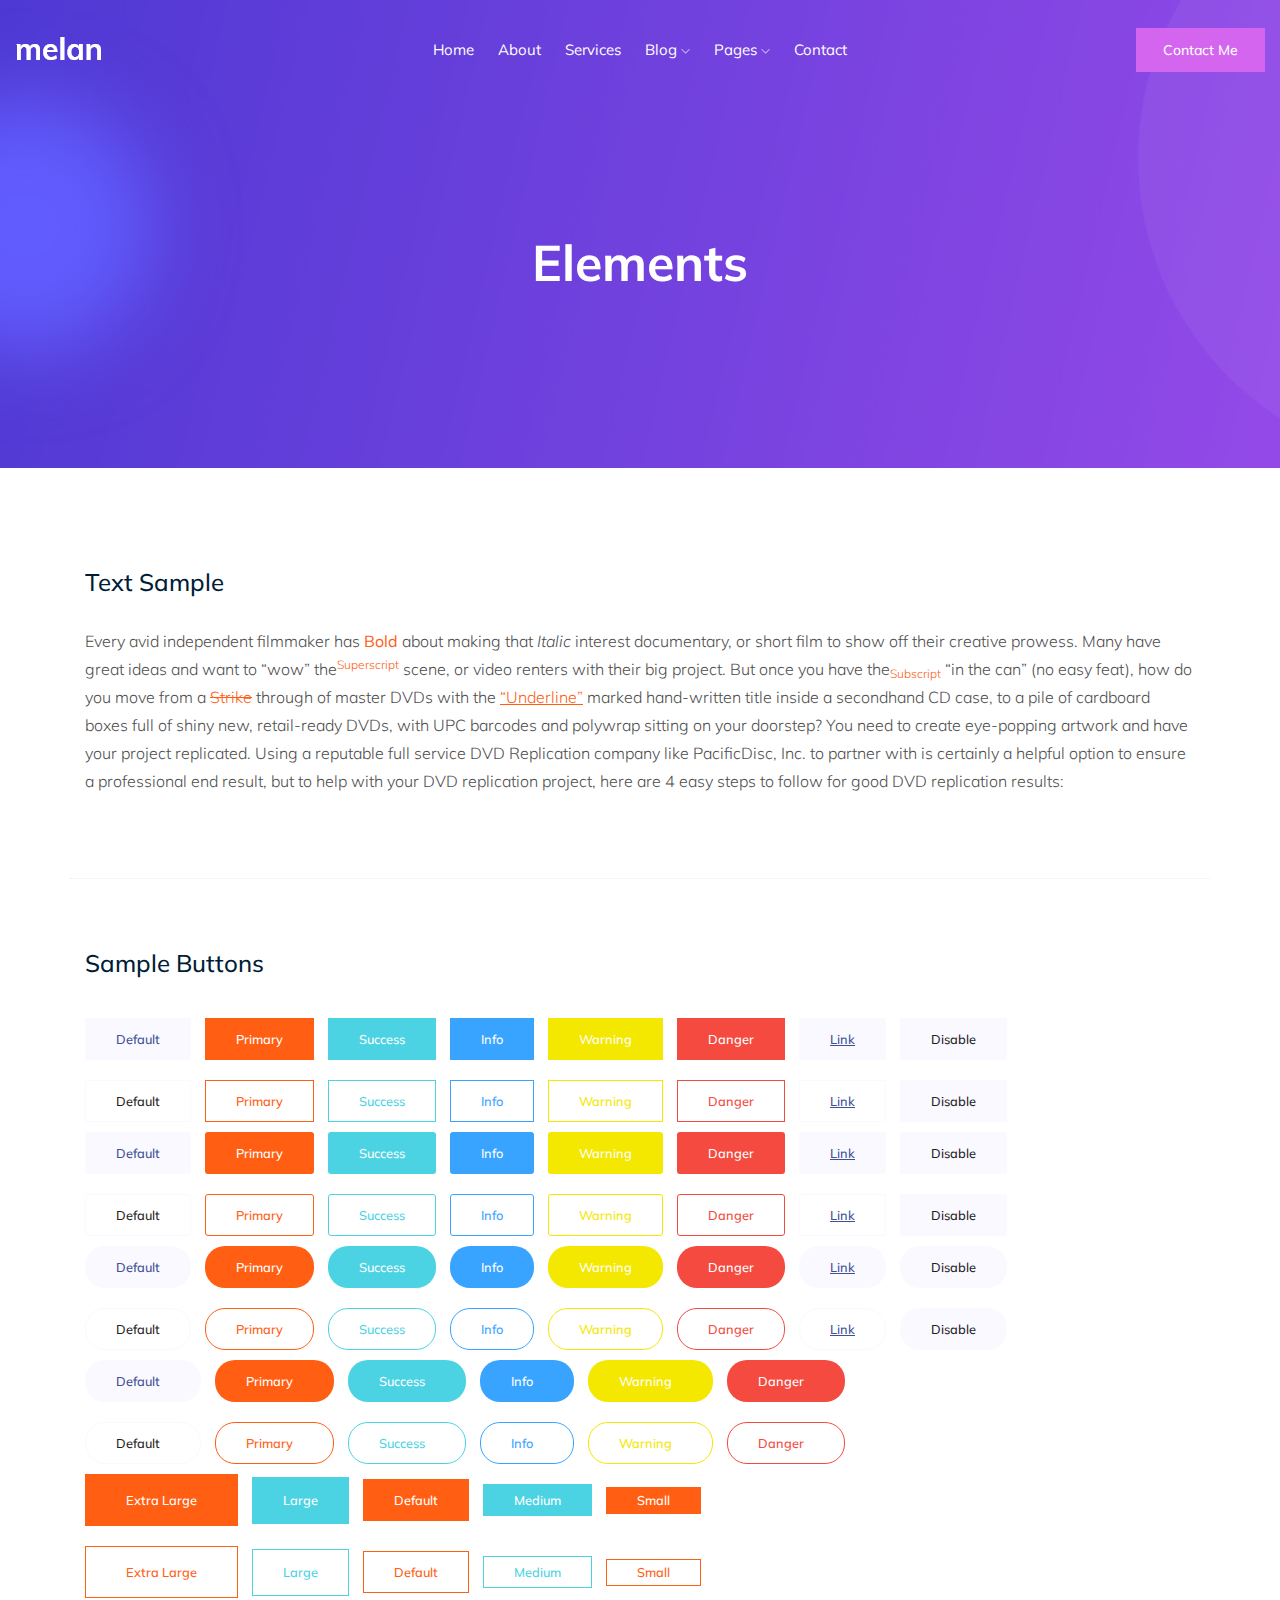
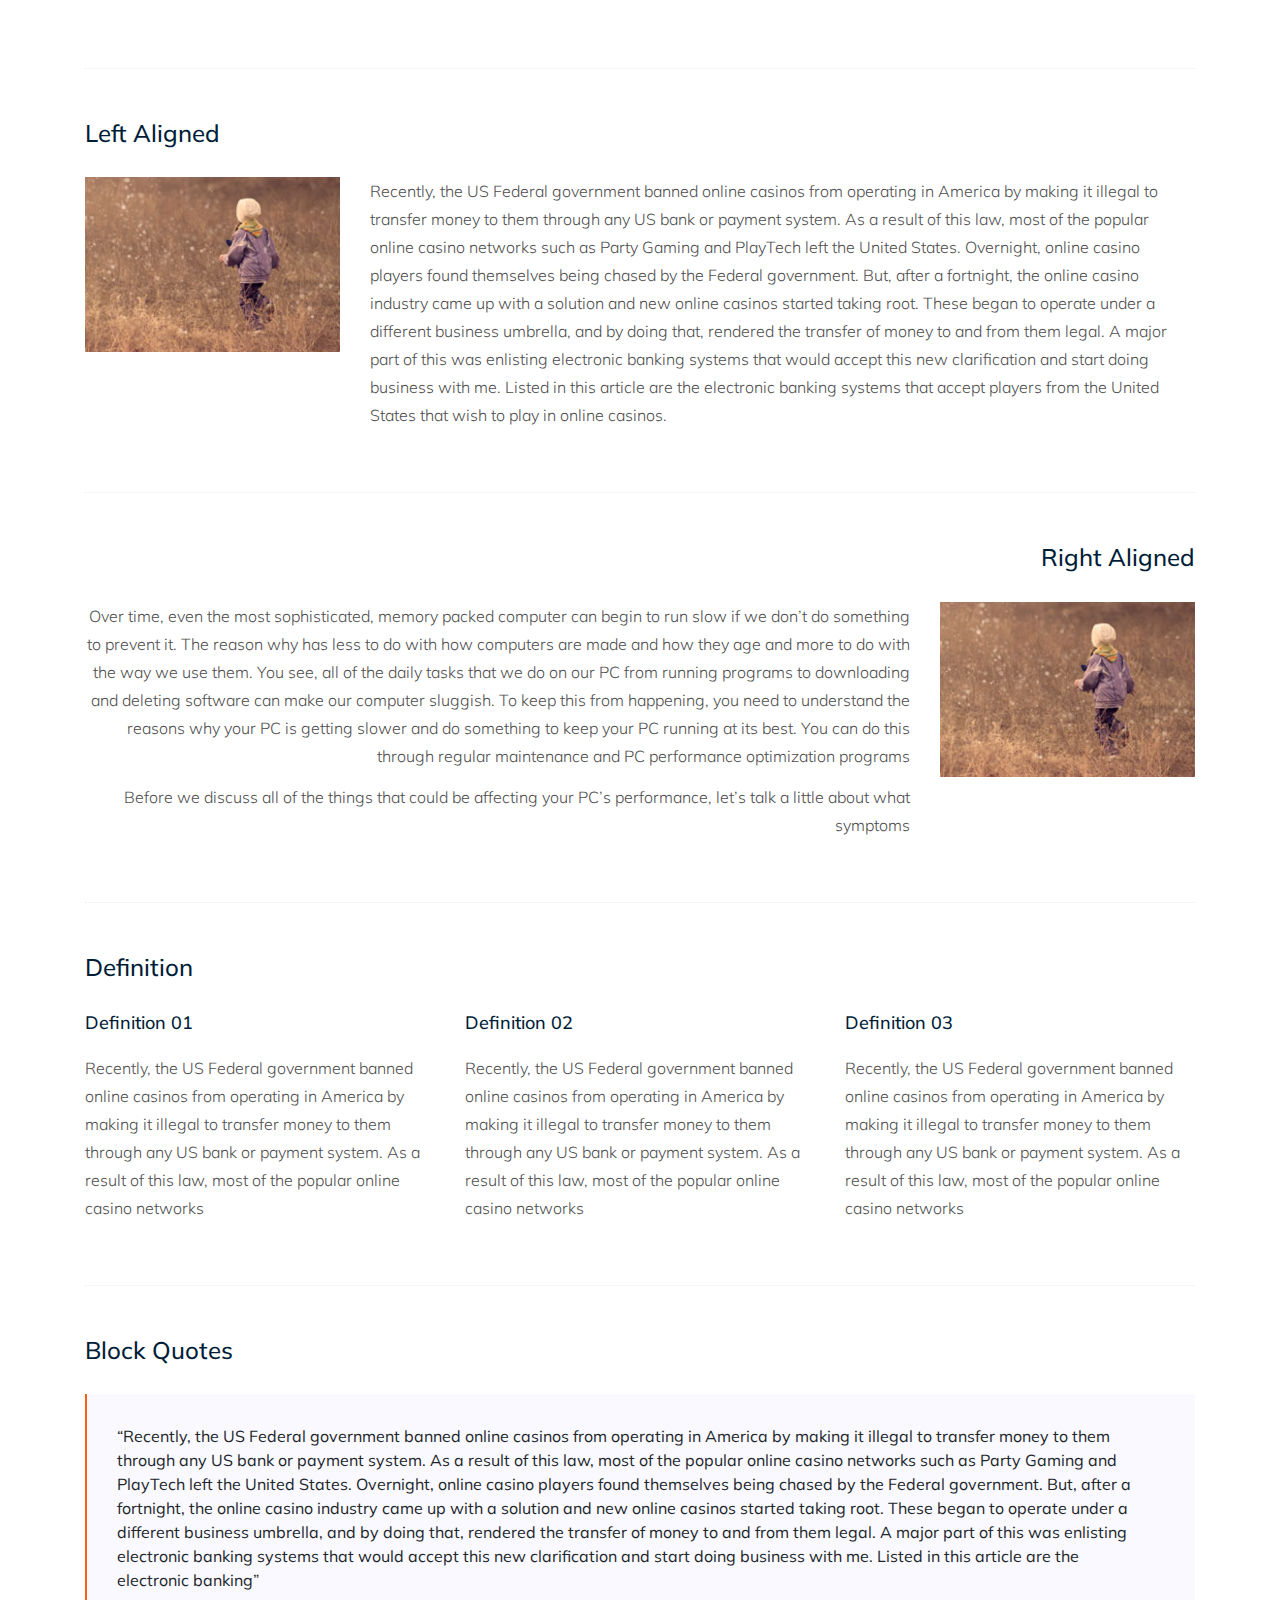
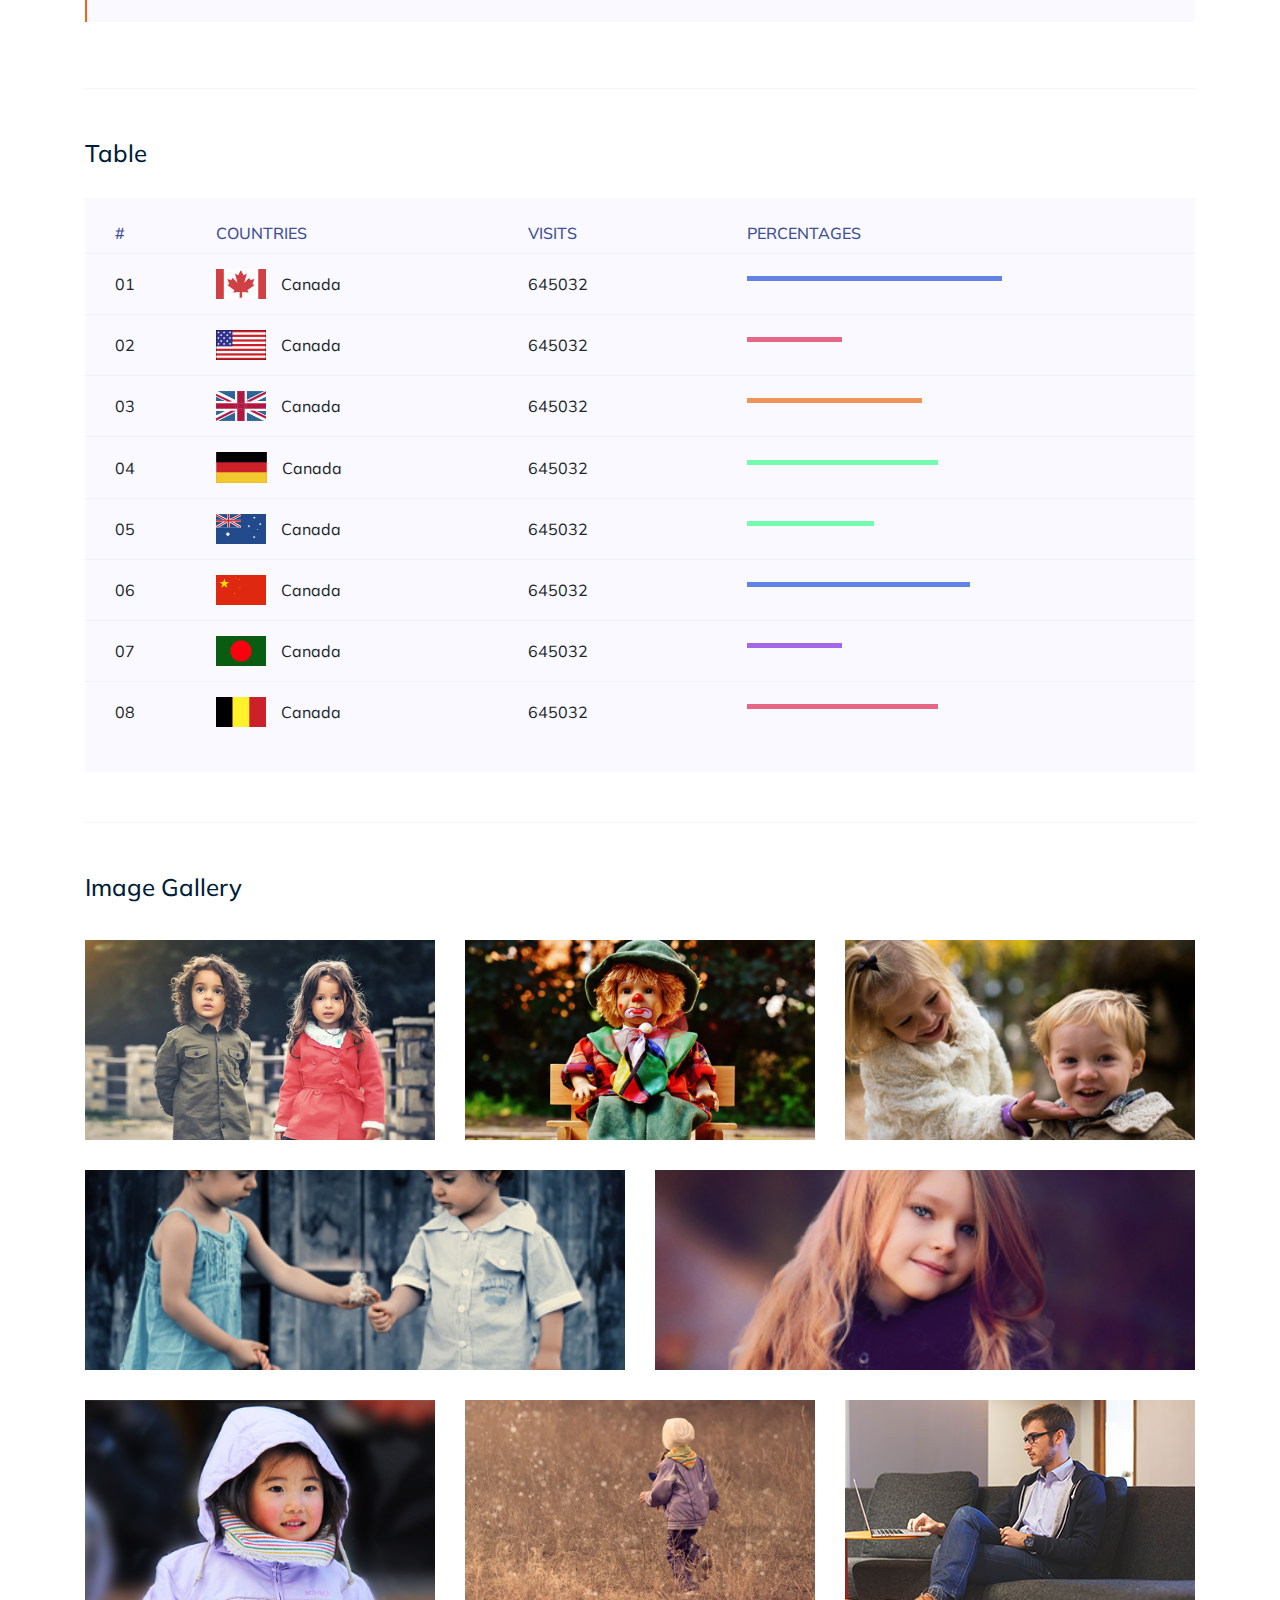
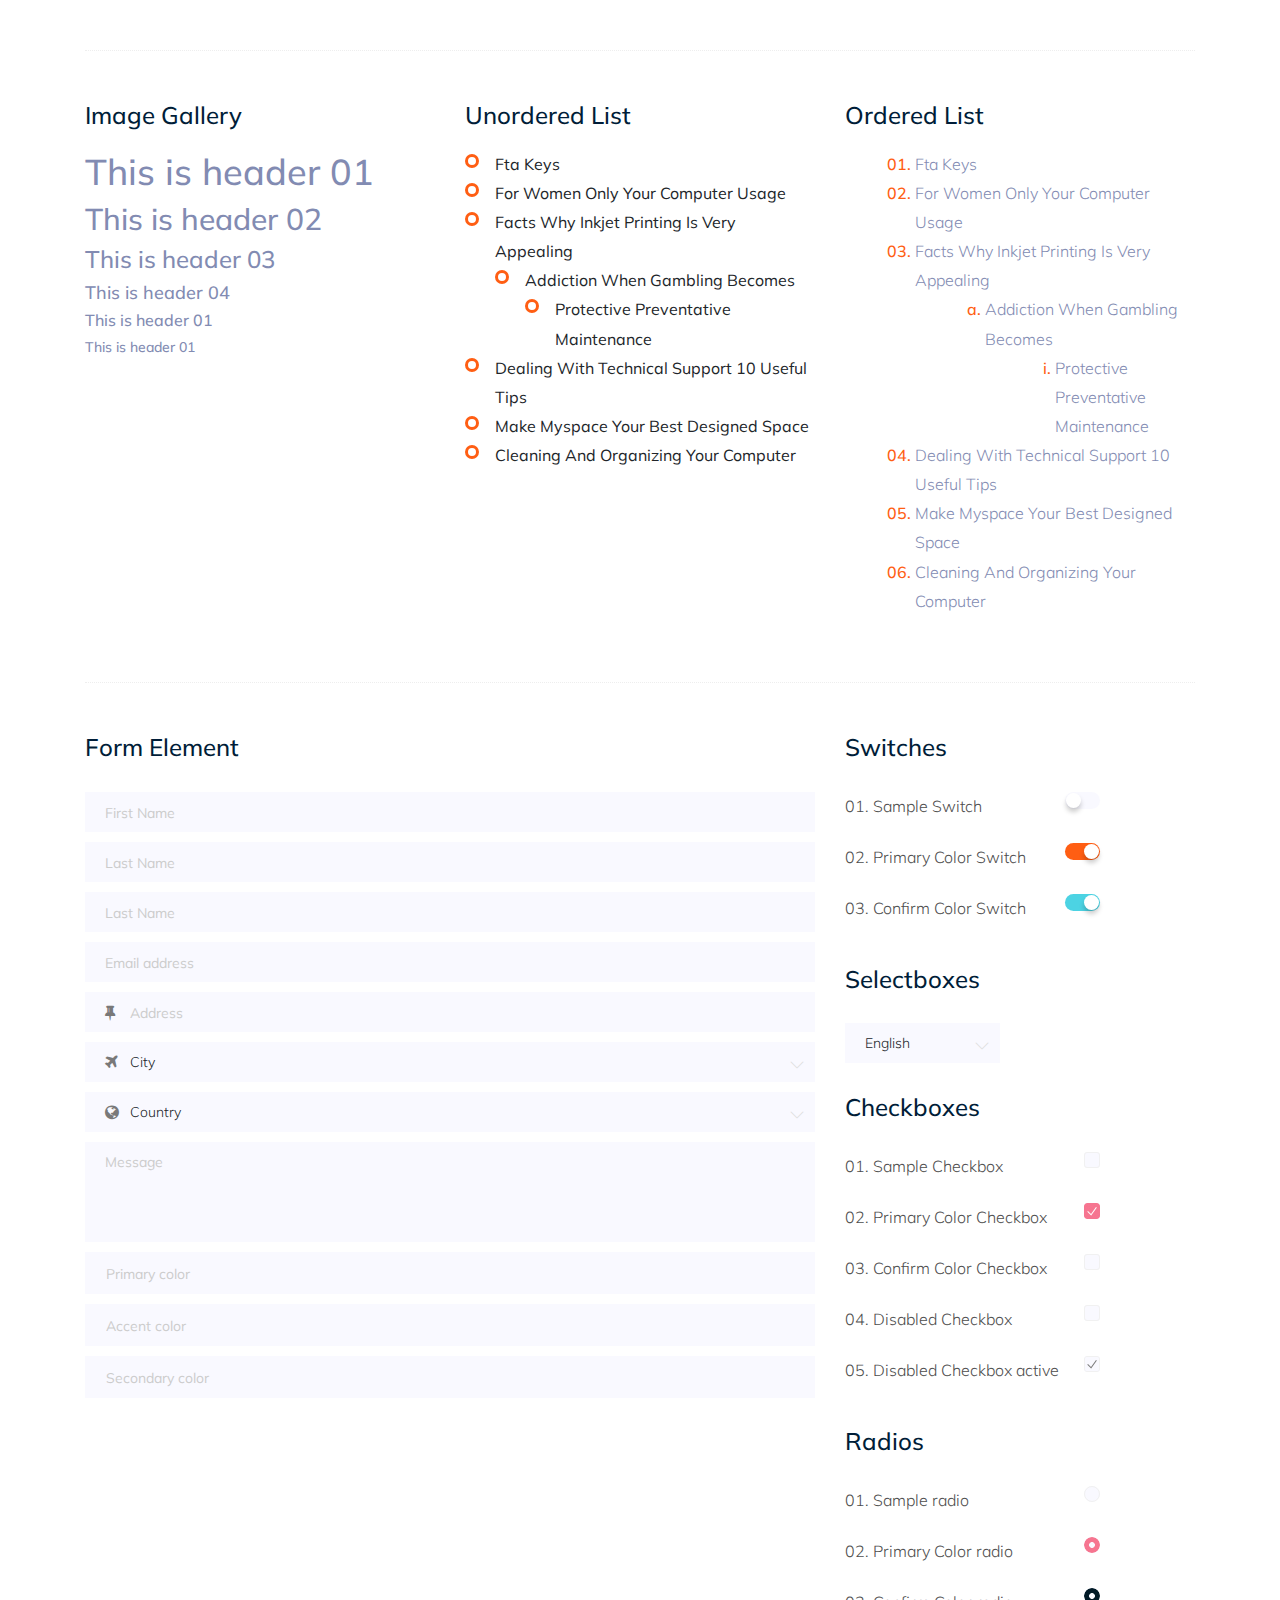
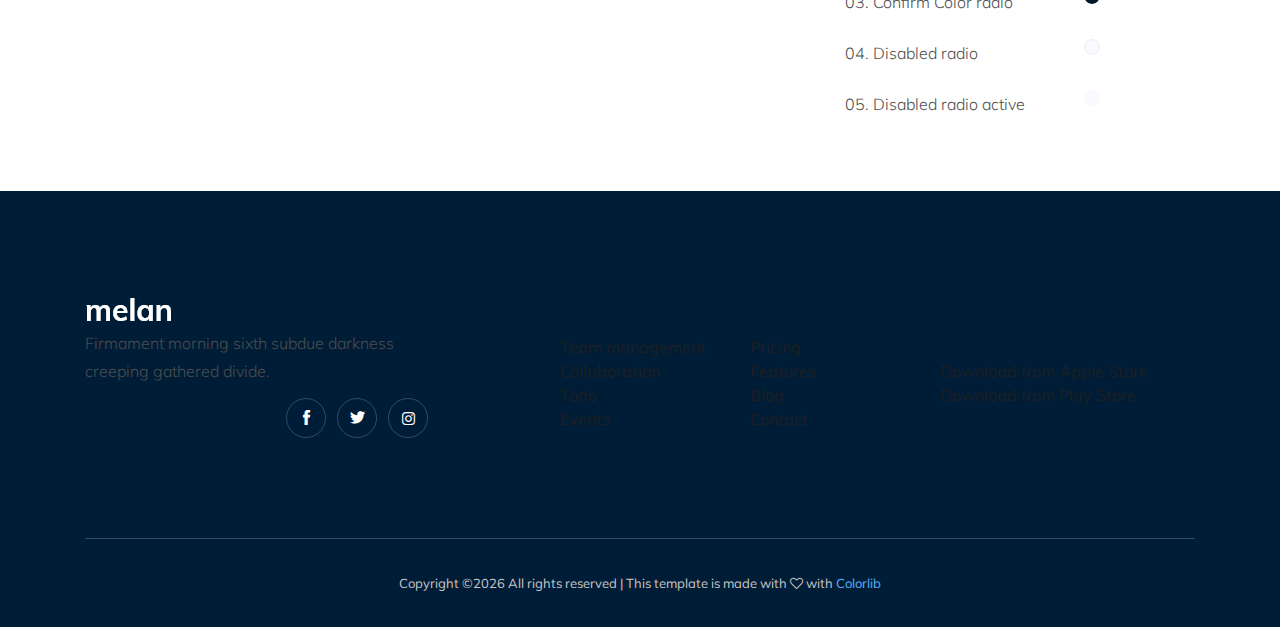
<file: elements.html>
<!doctype html>
<html class="no-js" lang="zxx">

<head>
	<meta charset="utf-8">
	<meta http-equiv="x-ua-compatible" content="ie=edge">
	<title>Melan</title>
	<meta name="description" content="">
	<meta name="viewport" content="width=device-width, initial-scale=1">

	<!-- <link rel="manifest" href="site.webmanifest"> -->
	<!-- Place favicon.ico in the root directory -->

	<!-- CSS here -->
	<link rel="stylesheet" href="css/bootstrap.min.css">
	<link rel="stylesheet" href="css/owl.carousel.min.css">
	<link rel="stylesheet" href="css/magnific-popup.css">
	<link rel="stylesheet" href="css/font-awesome.min.css">
	<link rel="stylesheet" href="css/themify-icons.css">
	<link rel="stylesheet" href="css/nice-select.css">
	<link rel="stylesheet" href="css/flaticon.css">
	<link rel="stylesheet" href="css/gijgo.css">
	<link rel="stylesheet" href="css/animate.min.css">
	<link rel="stylesheet" href="css/slicknav.css">
	<link rel="stylesheet" href="css/style.css">
	<!-- <link rel="stylesheet" href="css/responsive.css"> -->
</head>

<body>
	<!--[if lte IE 9]>
            <p class="browserupgrade">You are using an <strong>outdated</strong> browser. Please <a href="https://browsehappy.com/">upgrade your browser</a> to improve your experience and security.</p>
        <![endif]-->

    <!-- header-start -->
    <header>
			<div class="header-area ">
				<div id="sticky-header" class="main-header-area">
					<div class="container-fluid">
						<div class="row align-items-center">
							<div class="col-xl-3 col-lg-2">
								<div class="logo">
									<a href="index.html">
										<img src="img/logo.png" alt="">
									</a>
								</div>
							</div>
							<div class="col-xl-6 col-lg-7">
								<div class="main-menu  d-none d-lg-block">
									<nav>
										<ul id="navigation">
											<li><a class="active" href="index.html">home</a></li>
											<li><a href="about.html">About</a></li>
											<li><a href="services.html">Services</a></li>
											<li><a href="#">blog <i class="ti-angle-down"></i></a>
												<ul class="submenu">
													<li><a href="blog.html">blog</a></li>
													<li><a href="single-blog.html">single-blog</a></li>
												</ul>
											</li>
											<li><a href="#">pages <i class="ti-angle-down"></i></a>
												<ul class="submenu">
													 <li><a href="elements.html">elements</a></li>
												</ul>
											</li>
											<li><a href="contact.html">Contact</a></li>
										</ul>
									</nav>
								</div>
							</div>
							<div class="col-xl-3 col-lg-3 d-none d-lg-block">
								<div class="Appointment">
									<div class="book_btn d-none d-lg-block">
										<a  href="#">Contact Me</a>
									</div>
								</div>
							</div>
							<div class="col-12">
								<div class="mobile_menu d-block d-lg-none"></div>
							</div>
						</div>
	
					</div>
				</div>
			</div>
		</header>
		<!-- header-end -->
	
		<!-- bradcam_area  -->
		<div class="bradcam_area bradcam_bg_1">
			<div class="container">
				<div class="row">
					<div class="col-xl-12">
						<div class="bradcam_text text-center">
							<h3>Elements</h3>
						</div>
					</div>
				</div>
			</div>
		</div>
		<!-- /bradcam_area  -->

	<!-- Start Sample Area -->
	<section class="sample-text-area">
		<div class="container box_1170">
			<h3 class="text-heading">Text Sample</h3>
			<p class="sample-text">
				Every avid independent filmmaker has <b>Bold</b> about making that <i>Italic</i> interest documentary,
				or short
				film to show off their creative prowess. Many have great ideas and want to “wow”
				the<sup>Superscript</sup> scene,
				or video renters with their big project. But once you have the<sub>Subscript</sub> “in the can” (no easy
				feat), how
				do you move from a <del>Strike</del> through of master DVDs with the <u>“Underline”</u> marked
				hand-written title
				inside a secondhand CD case, to a pile of cardboard boxes full of shiny new, retail-ready DVDs, with UPC
				barcodes
				and polywrap sitting on your doorstep? You need to create eye-popping artwork and have your project
				replicated.
				Using a reputable full service DVD Replication company like PacificDisc, Inc. to partner with is
				certainly a
				helpful option to ensure a professional end result, but to help with your DVD replication project, here
				are 4 easy
				steps to follow for good DVD replication results:

			</p>
		</div>
	</section>
	<!-- End Sample Area -->

	<!-- Start Button -->
	<section class="button-area">
		<div class="container box_1170 border-top-generic">
			<h3 class="text-heading">Sample Buttons</h3>
			<div class="button-group-area">
				<a href="#" class="genric-btn default">Default</a>
				<a href="#" class="genric-btn primary">Primary</a>
				<a href="#" class="genric-btn success">Success</a>
				<a href="#" class="genric-btn info">Info</a>
				<a href="#" class="genric-btn warning">Warning</a>
				<a href="#" class="genric-btn danger">Danger</a>
				<a href="#" class="genric-btn link">Link</a>
				<a href="#" class="genric-btn disable">Disable</a>
			</div>
			<div class="button-group-area mt-10">
				<a href="#" class="genric-btn default-border">Default</a>
				<a href="#" class="genric-btn primary-border">Primary</a>
				<a href="#" class="genric-btn success-border">Success</a>
				<a href="#" class="genric-btn info-border">Info</a>
				<a href="#" class="genric-btn warning-border">Warning</a>
				<a href="#" class="genric-btn danger-border">Danger</a>
				<a href="#" class="genric-btn link-border">Link</a>
				<a href="#" class="genric-btn disable">Disable</a>
			</div>
			<div class="button-group-area mt-40">
				<a href="#" class="genric-btn default radius">Default</a>
				<a href="#" class="genric-btn primary radius">Primary</a>
				<a href="#" class="genric-btn success radius">Success</a>
				<a href="#" class="genric-btn info radius">Info</a>
				<a href="#" class="genric-btn warning radius">Warning</a>
				<a href="#" class="genric-btn danger radius">Danger</a>
				<a href="#" class="genric-btn link radius">Link</a>
				<a href="#" class="genric-btn disable radius">Disable</a>
			</div>
			<div class="button-group-area mt-10">
				<a href="#" class="genric-btn default-border radius">Default</a>
				<a href="#" class="genric-btn primary-border radius">Primary</a>
				<a href="#" class="genric-btn success-border radius">Success</a>
				<a href="#" class="genric-btn info-border radius">Info</a>
				<a href="#" class="genric-btn warning-border radius">Warning</a>
				<a href="#" class="genric-btn danger-border radius">Danger</a>
				<a href="#" class="genric-btn link-border radius">Link</a>
				<a href="#" class="genric-btn disable radius">Disable</a>
			</div>
			<div class="button-group-area mt-40">
				<a href="#" class="genric-btn default circle">Default</a>
				<a href="#" class="genric-btn primary circle">Primary</a>
				<a href="#" class="genric-btn success circle">Success</a>
				<a href="#" class="genric-btn info circle">Info</a>
				<a href="#" class="genric-btn warning circle">Warning</a>
				<a href="#" class="genric-btn danger circle">Danger</a>
				<a href="#" class="genric-btn link circle">Link</a>
				<a href="#" class="genric-btn disable circle">Disable</a>
			</div>
			<div class="button-group-area mt-10">
				<a href="#" class="genric-btn default-border circle">Default</a>
				<a href="#" class="genric-btn primary-border circle">Primary</a>
				<a href="#" class="genric-btn success-border circle">Success</a>
				<a href="#" class="genric-btn info-border circle">Info</a>
				<a href="#" class="genric-btn warning-border circle">Warning</a>
				<a href="#" class="genric-btn danger-border circle">Danger</a>
				<a href="#" class="genric-btn link-border circle">Link</a>
				<a href="#" class="genric-btn disable circle">Disable</a>
			</div>
			<div class="button-group-area mt-40">
				<a href="#" class="genric-btn default circle arrow">Default<span class="lnr lnr-arrow-right"></span></a>
				<a href="#" class="genric-btn primary circle arrow">Primary<span class="lnr lnr-arrow-right"></span></a>
				<a href="#" class="genric-btn success circle arrow">Success<span class="lnr lnr-arrow-right"></span></a>
				<a href="#" class="genric-btn info circle arrow">Info<span class="lnr lnr-arrow-right"></span></a>
				<a href="#" class="genric-btn warning circle arrow">Warning<span class="lnr lnr-arrow-right"></span></a>
				<a href="#" class="genric-btn danger circle arrow">Danger<span class="lnr lnr-arrow-right"></span></a>
			</div>
			<div class="button-group-area mt-10">
				<a href="#" class="genric-btn default-border circle arrow">Default<span
						class="lnr lnr-arrow-right"></span></a>
				<a href="#" class="genric-btn primary-border circle arrow">Primary<span
						class="lnr lnr-arrow-right"></span></a>
				<a href="#" class="genric-btn success-border circle arrow">Success<span
						class="lnr lnr-arrow-right"></span></a>
				<a href="#" class="genric-btn info-border circle arrow">Info<span
						class="lnr lnr-arrow-right"></span></a>
				<a href="#" class="genric-btn warning-border circle arrow">Warning<span
						class="lnr lnr-arrow-right"></span></a>
				<a href="#" class="genric-btn danger-border circle arrow">Danger<span
						class="lnr lnr-arrow-right"></span></a>
			</div>
			<div class="button-group-area mt-40">
				<a href="#" class="genric-btn primary e-large">Extra Large</a>
				<a href="#" class="genric-btn success large">Large</a>
				<a href="#" class="genric-btn primary">Default</a>
				<a href="#" class="genric-btn success medium">Medium</a>
				<a href="#" class="genric-btn primary small">Small</a>
			</div>
			<div class="button-group-area mt-10">
				<a href="#" class="genric-btn primary-border e-large">Extra Large</a>
				<a href="#" class="genric-btn success-border large">Large</a>
				<a href="#" class="genric-btn primary-border">Default</a>
				<a href="#" class="genric-btn success-border medium">Medium</a>
				<a href="#" class="genric-btn primary-border small">Small</a>
			</div>
		</div>
	</section>
	<!-- End Button -->

	<!-- Start Align Area -->
	<div class="whole-wrap">
		<div class="container box_1170">
			<div class="section-top-border">
				<h3 class="mb-30">Left Aligned</h3>
				<div class="row">
					<div class="col-md-3">
						<img src="img/elements/d.jpg" alt="" class="img-fluid">
					</div>
					<div class="col-md-9 mt-sm-20">
						<p>Recently, the US Federal government banned online casinos from operating in America by making
							it illegal to
							transfer money to them through any US bank or payment system. As a result of this law, most
							of the popular
							online casino networks such as Party Gaming and PlayTech left the United States. Overnight,
							online casino
							players found themselves being chased by the Federal government. But, after a fortnight, the
							online casino
							industry came up with a solution and new online casinos started taking root. These began to
							operate under a
							different business umbrella, and by doing that, rendered the transfer of money to and from
							them legal. A major
							part of this was enlisting electronic banking systems that would accept this new
							clarification and start doing
							business with me. Listed in this article are the electronic banking systems that accept
							players from the United
							States that wish to play in online casinos.</p>
					</div>
				</div>
			</div>
			<div class="section-top-border text-right">
				<h3 class="mb-30">Right Aligned</h3>
				<div class="row">
					<div class="col-md-9">
						<p class="text-right">Over time, even the most sophisticated, memory packed computer can begin
							to run slow if we
							don’t do something to prevent it. The reason why has less to do with how computers are made
							and how they age and
							more to do with the way we use them. You see, all of the daily tasks that we do on our PC
							from running programs
							to downloading and deleting software can make our computer sluggish. To keep this from
							happening, you need to
							understand the reasons why your PC is getting slower and do something to keep your PC
							running at its best. You
							can do this through regular maintenance and PC performance optimization programs</p>
						<p class="text-right">Before we discuss all of the things that could be affecting your PC’s
							performance, let’s
							talk a little about what symptoms</p>
					</div>
					<div class="col-md-3">
						<img src="img/elements/d.jpg" alt="" class="img-fluid">
					</div>
				</div>
			</div>
			<div class="section-top-border">
				<h3 class="mb-30">Definition</h3>
				<div class="row">
					<div class="col-md-4">
						<div class="single-defination">
							<h4 class="mb-20">Definition 01</h4>
							<p>Recently, the US Federal government banned online casinos from operating in America by
								making it illegal to
								transfer money to them through any US bank or payment system. As a result of this law,
								most of the popular
								online casino networks</p>
						</div>
					</div>
					<div class="col-md-4">
						<div class="single-defination">
							<h4 class="mb-20">Definition 02</h4>
							<p>Recently, the US Federal government banned online casinos from operating in America by
								making it illegal to
								transfer money to them through any US bank or payment system. As a result of this law,
								most of the popular
								online casino networks</p>
						</div>
					</div>
					<div class="col-md-4">
						<div class="single-defination">
							<h4 class="mb-20">Definition 03</h4>
							<p>Recently, the US Federal government banned online casinos from operating in America by
								making it illegal to
								transfer money to them through any US bank or payment system. As a result of this law,
								most of the popular
								online casino networks</p>
						</div>
					</div>
				</div>
			</div>
			<div class="section-top-border">
				<h3 class="mb-30">Block Quotes</h3>
				<div class="row">
					<div class="col-lg-12">
						<blockquote class="generic-blockquote">
							“Recently, the US Federal government banned online casinos from operating in America by
							making it illegal to
							transfer money to them through any US bank or payment system. As a result of this law, most
							of the popular
							online casino networks such as Party Gaming and PlayTech left the United States. Overnight,
							online casino
							players found themselves being chased by the Federal government. But, after a fortnight, the
							online casino
							industry came up with a solution and new online casinos started taking root. These began to
							operate under a
							different business umbrella, and by doing that, rendered the transfer of money to and from
							them legal. A major
							part of this was enlisting electronic banking systems that would accept this new
							clarification and start doing
							business with me. Listed in this article are the electronic banking”
						</blockquote>
					</div>
				</div>
			</div>
			<div class="section-top-border">
				<h3 class="mb-30">Table</h3>
				<div class="progress-table-wrap">
					<div class="progress-table">
						<div class="table-head">
							<div class="serial">#</div>
							<div class="country">Countries</div>
							<div class="visit">Visits</div>
							<div class="percentage">Percentages</div>
						</div>
						<div class="table-row">
							<div class="serial">01</div>
							<div class="country"> <img src="img/elements/f1.jpg" alt="flag">Canada</div>
							<div class="visit">645032</div>
							<div class="percentage">
								<div class="progress">
									<div class="progress-bar color-1" role="progressbar" style="width: 80%"
										aria-valuenow="80" aria-valuemin="0" aria-valuemax="100"></div>
								</div>
							</div>
						</div>
						<div class="table-row">
							<div class="serial">02</div>
							<div class="country"> <img src="img/elements/f2.jpg" alt="flag">Canada</div>
							<div class="visit">645032</div>
							<div class="percentage">
								<div class="progress">
									<div class="progress-bar color-2" role="progressbar" style="width: 30%"
										aria-valuenow="30" aria-valuemin="0" aria-valuemax="100"></div>
								</div>
							</div>
						</div>
						<div class="table-row">
							<div class="serial">03</div>
							<div class="country"> <img src="img/elements/f3.jpg" alt="flag">Canada</div>
							<div class="visit">645032</div>
							<div class="percentage">
								<div class="progress">
									<div class="progress-bar color-3" role="progressbar" style="width: 55%"
										aria-valuenow="55" aria-valuemin="0" aria-valuemax="100"></div>
								</div>
							</div>
						</div>
						<div class="table-row">
							<div class="serial">04</div>
							<div class="country"> <img src="img/elements/f4.jpg" alt="flag">Canada</div>
							<div class="visit">645032</div>
							<div class="percentage">
								<div class="progress">
									<div class="progress-bar color-4" role="progressbar" style="width: 60%"
										aria-valuenow="60" aria-valuemin="0" aria-valuemax="100"></div>
								</div>
							</div>
						</div>
						<div class="table-row">
							<div class="serial">05</div>
							<div class="country"> <img src="img/elements/f5.jpg" alt="flag">Canada</div>
							<div class="visit">645032</div>
							<div class="percentage">
								<div class="progress">
									<div class="progress-bar color-5" role="progressbar" style="width: 40%"
										aria-valuenow="40" aria-valuemin="0" aria-valuemax="100"></div>
								</div>
							</div>
						</div>
						<div class="table-row">
							<div class="serial">06</div>
							<div class="country"> <img src="img/elements/f6.jpg" alt="flag">Canada</div>
							<div class="visit">645032</div>
							<div class="percentage">
								<div class="progress">
									<div class="progress-bar color-6" role="progressbar" style="width: 70%"
										aria-valuenow="70" aria-valuemin="0" aria-valuemax="100"></div>
								</div>
							</div>
						</div>
						<div class="table-row">
							<div class="serial">07</div>
							<div class="country"> <img src="img/elements/f7.jpg" alt="flag">Canada</div>
							<div class="visit">645032</div>
							<div class="percentage">
								<div class="progress">
									<div class="progress-bar color-7" role="progressbar" style="width: 30%"
										aria-valuenow="30" aria-valuemin="0" aria-valuemax="100"></div>
								</div>
							</div>
						</div>
						<div class="table-row">
							<div class="serial">08</div>
							<div class="country"> <img src="img/elements/f8.jpg" alt="flag">Canada</div>
							<div class="visit">645032</div>
							<div class="percentage">
								<div class="progress">
									<div class="progress-bar color-8" role="progressbar" style="width: 60%"
										aria-valuenow="60" aria-valuemin="0" aria-valuemax="100"></div>
								</div>
							</div>
						</div>
					</div>
				</div>
			</div>
			<div class="section-top-border">
				<h3>Image Gallery</h3>
				<div class="row gallery-item">
					<div class="col-md-4">
						<a href="img/elements/g1.jpg" class="img-pop-up">
							<div class="single-gallery-image" style="background: url(img/elements/g1.jpg);"></div>
						</a>
					</div>
					<div class="col-md-4">
						<a href="img/elements/g2.jpg" class="img-pop-up">
							<div class="single-gallery-image" style="background: url(img/elements/g2.jpg);"></div>
						</a>
					</div>
					<div class="col-md-4">
						<a href="img/elements/g3.jpg" class="img-pop-up">
							<div class="single-gallery-image" style="background: url(img/elements/g3.jpg);"></div>
						</a>
					</div>
					<div class="col-md-6">
						<a href="img/elements/g4.jpg" class="img-pop-up">
							<div class="single-gallery-image" style="background: url(img/elements/g4.jpg);"></div>
						</a>
					</div>
					<div class="col-md-6">
						<a href="img/elements/g5.jpg" class="img-pop-up">
							<div class="single-gallery-image" style="background: url(img/elements/g5.jpg);"></div>
						</a>
					</div>
					<div class="col-md-4">
						<a href="img/elements/g6.jpg" class="img-pop-up">
							<div class="single-gallery-image" style="background: url(img/elements/g6.jpg);"></div>
						</a>
					</div>
					<div class="col-md-4">
						<a href="img/elements/g7.jpg" class="img-pop-up">
							<div class="single-gallery-image" style="background: url(img/elements/g7.jpg);"></div>
						</a>
					</div>
					<div class="col-md-4">
						<a href="img/elements/g8.jpg" class="img-pop-up">
							<div class="single-gallery-image" style="background: url(img/elements/g8.jpg);"></div>
						</a>
					</div>
				</div>
			</div>
			<div class="section-top-border">
				<div class="row">
					<div class="col-md-4">
						<h3 class="mb-20">Image Gallery</h3>
						<div class="typography">
							<h1>This is header 01</h1>
							<h2>This is header 02</h2>
							<h3>This is header 03</h3>
							<h4>This is header 04</h4>
							<h5>This is header 01</h5>
							<h6>This is header 01</h6>
						</div>
					</div>
					<div class="col-md-4 mt-sm-30">
						<h3 class="mb-20">Unordered List</h3>
						<div class="">
							<ul class="unordered-list">
								<li>Fta Keys</li>
								<li>For Women Only Your Computer Usage</li>
								<li>Facts Why Inkjet Printing Is Very Appealing
									<ul>
										<li>Addiction When Gambling Becomes
											<ul>
												<li>Protective Preventative Maintenance</li>
											</ul>
										</li>
									</ul>
								</li>
								<li>Dealing With Technical Support 10 Useful Tips</li>
								<li>Make Myspace Your Best Designed Space</li>
								<li>Cleaning And Organizing Your Computer</li>
							</ul>
						</div>
					</div>
					<div class="col-md-4 mt-sm-30">
						<h3 class="mb-20">Ordered List</h3>
						<div class="">
							<ol class="ordered-list">
								<li><span>Fta Keys</span></li>
								<li><span>For Women Only Your Computer Usage</span></li>
								<li><span>Facts Why Inkjet Printing Is Very Appealing</span>
									<ol class="ordered-list-alpha">
										<li><span>Addiction When Gambling Becomes</span>
											<ol class="ordered-list-roman">
												<li><span>Protective Preventative Maintenance</span></li>
											</ol>
										</li>
									</ol>
								</li>
								<li><span>Dealing With Technical Support 10 Useful Tips</span></li>
								<li><span>Make Myspace Your Best Designed Space</span></li>
								<li><span>Cleaning And Organizing Your Computer</span></li>
							</ol>
						</div>
					</div>
				</div>
			</div>
			<div class="section-top-border">
				<div class="row">
					<div class="col-lg-8 col-md-8">
						<h3 class="mb-30">Form Element</h3>
						<form action="#">
							<div class="mt-10">
								<input type="text" name="first_name" placeholder="First Name"
									onfocus="this.placeholder = ''" onblur="this.placeholder = 'First Name'" required
									class="single-input">
							</div>
							<div class="mt-10">
								<input type="text" name="last_name" placeholder="Last Name"
									onfocus="this.placeholder = ''" onblur="this.placeholder = 'Last Name'" required
									class="single-input">
							</div>
							<div class="mt-10">
								<input type="text" name="last_name" placeholder="Last Name"
									onfocus="this.placeholder = ''" onblur="this.placeholder = 'Last Name'" required
									class="single-input">
							</div>
							<div class="mt-10">
								<input type="email" name="EMAIL" placeholder="Email address"
									onfocus="this.placeholder = ''" onblur="this.placeholder = 'Email address'" required
									class="single-input">
							</div>
							<div class="input-group-icon mt-10">
								<div class="icon"><i class="fa fa-thumb-tack" aria-hidden="true"></i></div>
								<input type="text" name="address" placeholder="Address" onfocus="this.placeholder = ''"
									onblur="this.placeholder = 'Address'" required class="single-input">
							</div>
							<div class="input-group-icon mt-10">
								<div class="icon"><i class="fa fa-plane" aria-hidden="true"></i></div>
								<div class="form-select" id="default-select"">
											<select>
												<option value=" 1">City</option>
									<option value="1">Dhaka</option>
									<option value="1">Dilli</option>
									<option value="1">Newyork</option>
									<option value="1">Islamabad</option>
									</select>
								</div>
							</div>
							<div class="input-group-icon mt-10">
								<div class="icon"><i class="fa fa-globe" aria-hidden="true"></i></div>
								<div class="form-select" id="default-select"">
											<select>
												<option value=" 1">Country</option>
									<option value="1">Bangladesh</option>
									<option value="1">India</option>
									<option value="1">England</option>
									<option value="1">Srilanka</option>
									</select>
								</div>
							</div>

							<div class="mt-10">
								<textarea class="single-textarea" placeholder="Message" onfocus="this.placeholder = ''"
									onblur="this.placeholder = 'Message'" required></textarea>
							</div>
							<!-- For Gradient Border Use -->
							<!-- <div class="mt-10">
										<div class="primary-input">
											<input id="primary-input" type="text" name="first_name" placeholder="Primary color" onfocus="this.placeholder = ''" onblur="this.placeholder = 'Primary color'">
											<label for="primary-input"></label>
										</div>
									</div> -->
							<div class="mt-10">
								<input type="text" name="first_name" placeholder="Primary color"
									onfocus="this.placeholder = ''" onblur="this.placeholder = 'Primary color'" required
									class="single-input-primary">
							</div>
							<div class="mt-10">
								<input type="text" name="first_name" placeholder="Accent color"
									onfocus="this.placeholder = ''" onblur="this.placeholder = 'Accent color'" required
									class="single-input-accent">
							</div>
							<div class="mt-10">
								<input type="text" name="first_name" placeholder="Secondary color"
									onfocus="this.placeholder = ''" onblur="this.placeholder = 'Secondary color'"
									required class="single-input-secondary">
							</div>
						</form>
					</div>
					<div class="col-lg-3 col-md-4 mt-sm-30">
						<div class="single-element-widget">
							<h3 class="mb-30">Switches</h3>
							<div class="switch-wrap d-flex justify-content-between">
								<p>01. Sample Switch</p>
								<div class="primary-switch">
									<input type="checkbox" id="default-switch">
									<label for="default-switch"></label>
								</div>
							</div>
							<div class="switch-wrap d-flex justify-content-between">
								<p>02. Primary Color Switch</p>
								<div class="primary-switch">
									<input type="checkbox" id="primary-switch" checked>
									<label for="primary-switch"></label>
								</div>
							</div>
							<div class="switch-wrap d-flex justify-content-between">
								<p>03. Confirm Color Switch</p>
								<div class="confirm-switch">
									<input type="checkbox" id="confirm-switch" checked>
									<label for="confirm-switch"></label>
								</div>
							</div>
						</div>
						<div class="single-element-widget mt-30">
							<h3 class="mb-30">Selectboxes</h3>
							<div class="default-select" id="default-select"">
										<select>
											<option value=" 1">English</option>
								<option value="1">Spanish</option>
								<option value="1">Arabic</option>
								<option value="1">Portuguise</option>
								<option value="1">Bengali</option>
								</select>
							</div>
						</div>
						<div class="single-element-widget mt-30">
							<h3 class="mb-30">Checkboxes</h3>
							<div class="switch-wrap d-flex justify-content-between">
								<p>01. Sample Checkbox</p>
								<div class="primary-checkbox">
									<input type="checkbox" id="default-checkbox">
									<label for="default-checkbox"></label>
								</div>
							</div>
							<div class="switch-wrap d-flex justify-content-between">
								<p>02. Primary Color Checkbox</p>
								<div class="primary-checkbox">
									<input type="checkbox" id="primary-checkbox" checked>
									<label for="primary-checkbox"></label>
								</div>
							</div>
							<div class="switch-wrap d-flex justify-content-between">
								<p>03. Confirm Color Checkbox</p>
								<div class="confirm-checkbox">
									<input type="checkbox" id="confirm-checkbox">
									<label for="confirm-checkbox"></label>
								</div>
							</div>
							<div class="switch-wrap d-flex justify-content-between">
								<p>04. Disabled Checkbox</p>
								<div class="disabled-checkbox">
									<input type="checkbox" id="disabled-checkbox" disabled>
									<label for="disabled-checkbox"></label>
								</div>
							</div>
							<div class="switch-wrap d-flex justify-content-between">
								<p>05. Disabled Checkbox active</p>
								<div class="disabled-checkbox">
									<input type="checkbox" id="disabled-checkbox-active" checked disabled>
									<label for="disabled-checkbox-active"></label>
								</div>
							</div>
						</div>
						<div class="single-element-widget mt-30">
							<h3 class="mb-30">Radios</h3>
							<div class="switch-wrap d-flex justify-content-between">
								<p>01. Sample radio</p>
								<div class="primary-radio">
									<input type="checkbox" id="default-radio">
									<label for="default-radio"></label>
								</div>
							</div>
							<div class="switch-wrap d-flex justify-content-between">
								<p>02. Primary Color radio</p>
								<div class="primary-radio">
									<input type="checkbox" id="primary-radio" checked>
									<label for="primary-radio"></label>
								</div>
							</div>
							<div class="switch-wrap d-flex justify-content-between">
								<p>03. Confirm Color radio</p>
								<div class="confirm-radio">
									<input type="checkbox" id="confirm-radio" checked>
									<label for="confirm-radio"></label>
								</div>
							</div>
							<div class="switch-wrap d-flex justify-content-between">
								<p>04. Disabled radio</p>
								<div class="disabled-radio">
									<input type="checkbox" id="disabled-radio" disabled>
									<label for="disabled-radio"></label>
								</div>
							</div>
							<div class="switch-wrap d-flex justify-content-between">
								<p>05. Disabled radio active</p>
								<div class="disabled-radio">
									<input type="checkbox" id="disabled-radio-active" checked disabled>
									<label for="disabled-radio-active"></label>
								</div>
							</div>
						</div>
					</div>
				</div>
			</div>
		</div>
	</div>
	<!-- End Align Area -->

    <!-- footer start -->
    <footer class="footer">
        <div class="footer_top">
            <div class="container">
                <div class="row align-items-center">
                    <div class="col-xl-4 col-md-6 col-lg-4">
                        <div class="footer_widget">
                            <div class="footer_logo">
                                <a href="#">
                                    <img src="img/logo.png" alt="">
                                </a>
                            </div>
                            <p>
                                Firmament morning sixth subdue darkness
                                creeping gathered divide.
                            </p>
                            <div class="socail_links">
                                <ul>
                                    <li>
                                        <a href="#">
                                            <i class="ti-facebook"></i>
                                        </a>
                                    </li>
                                    <li>
                                        <a href="#">
                                            <i class="ti-twitter-alt"></i>
                                        </a>
                                    </li>
                                    <li>
                                        <a href="#">
                                            <i class="fa fa-instagram"></i>
                                        </a>
                                    </li>
                                </ul>
                            </div>

                        </div>
                    </div>
                    <div class="col-xl-2 offset-xl-1 col-md-6 col-lg-3">
                        <div class="footer_widget">
                            <h3 class="footer_title">
                                    Services
                            </h3>
                            <ul>
                                <li><a href="#">Team management</a></li>
                                <li><a href="#">Collaboration</a></li>
                                <li><a href="#">Todo</a></li>
                                <li><a href="#">Events</a></li>
                            </ul>

                        </div>
                    </div>
                    <div class="col-xl-2 col-md-6 col-lg-2">
                        <div class="footer_widget">
                            <h3 class="footer_title">
                                    Useful Links
                            </h3>
                            <ul>
                                <li><a href="#">Pricing</a></li>
                                <li><a href="#">Features</a></li>
                                <li><a href="#">Blog</a></li>
                                <li><a href="#">Contact</a></li>
                            </ul>
                        </div>
                    </div>
                    <div class="col-xl-3 col-md-6 col-lg-3">
                        <div class="footer_widget">
                            <h3 class="footer_title">
                                    Downloads
                            </h3>
                            <ul>
                                <li>
                                    <a href="#">
                                        Download from Apple Store

                                    </a>
                                </li>
                                <li><a href="#">
                                        Download from Play Store
                                    </a>
                                </li>
                                </ul>
                        </div>
                    </div>
                </div>
            </div>
        </div>
        <div class="copy-right_text">
            <div class="container">
                <div class="footer_border"></div>
                <div class="row">
                    <div class="col-xl-12">
                        <p class="copy_right text-center">
                            <!-- Link back to Colorlib can't be removed. Template is licensed under CC BY 3.0. -->
Copyright &copy;<script>document.write(new Date().getFullYear());</script> All rights reserved | This template is made with <i class="fa fa-heart-o" aria-hidden="true"></i> with <a href="https://colorlib.com" target="_blank">Colorlib</a>
<!-- Link back to Colorlib can't be removed. Template is licensed under CC BY 3.0. -->
                        </p>
                    </div>
                </div>
            </div>
        </div>
    </footer>
    <!--/ footer end  -->

	<!-- JS here -->
	<script src="js/vendor/modernizr-3.5.0.min.js"></script>
	<script src="js/vendor/jquery-1.12.4.min.js"></script>
	<script src="js/popper.min.js"></script>
	<script src="js/bootstrap.min.js"></script>
	<script src="js/owl.carousel.min.js"></script>
	<script src="js/isotope.pkgd.min.js"></script>
	<script src="js/ajax-form.js"></script>
	<script src="js/waypoints.min.js"></script>
	<script src="js/jquery.counterup.min.js"></script>
	<script src="js/imagesloaded.pkgd.min.js"></script>
	<script src="js/scrollIt.js"></script>
	<script src="js/jquery.scrollUp.min.js"></script>
	<script src="js/wow.min.js"></script>
	<script src="js/nice-select.min.js"></script>
	<script src="js/jquery.slicknav.min.js"></script>
	<script src="js/jquery.magnific-popup.min.js"></script>
	<script src="js/plugins.js"></script>
	<script src="js/gijgo.min.js"></script>

	<!--contact js-->
	<script src="js/contact.js"></script>
	<script src="js/jquery.ajaxchimp.min.js"></script>
	<script src="js/jquery.form.js"></script>
	<script src="js/jquery.validate.min.js"></script>
	<script src="js/mail-script.js"></script>

	<script src="js/main.js"></script>
    <script>
        $('#datepicker').datepicker({
            iconsLibrary: 'fontawesome',
            icons: {
             rightIcon: '<span class="fa fa-caret-down"></span>'
         }
        });
        $('#datepicker2').datepicker({
            iconsLibrary: 'fontawesome',
            icons: {
             rightIcon: '<span class="fa fa-caret-down"></span>'
         }

        });
    </script>
</body>
</html>
</file>
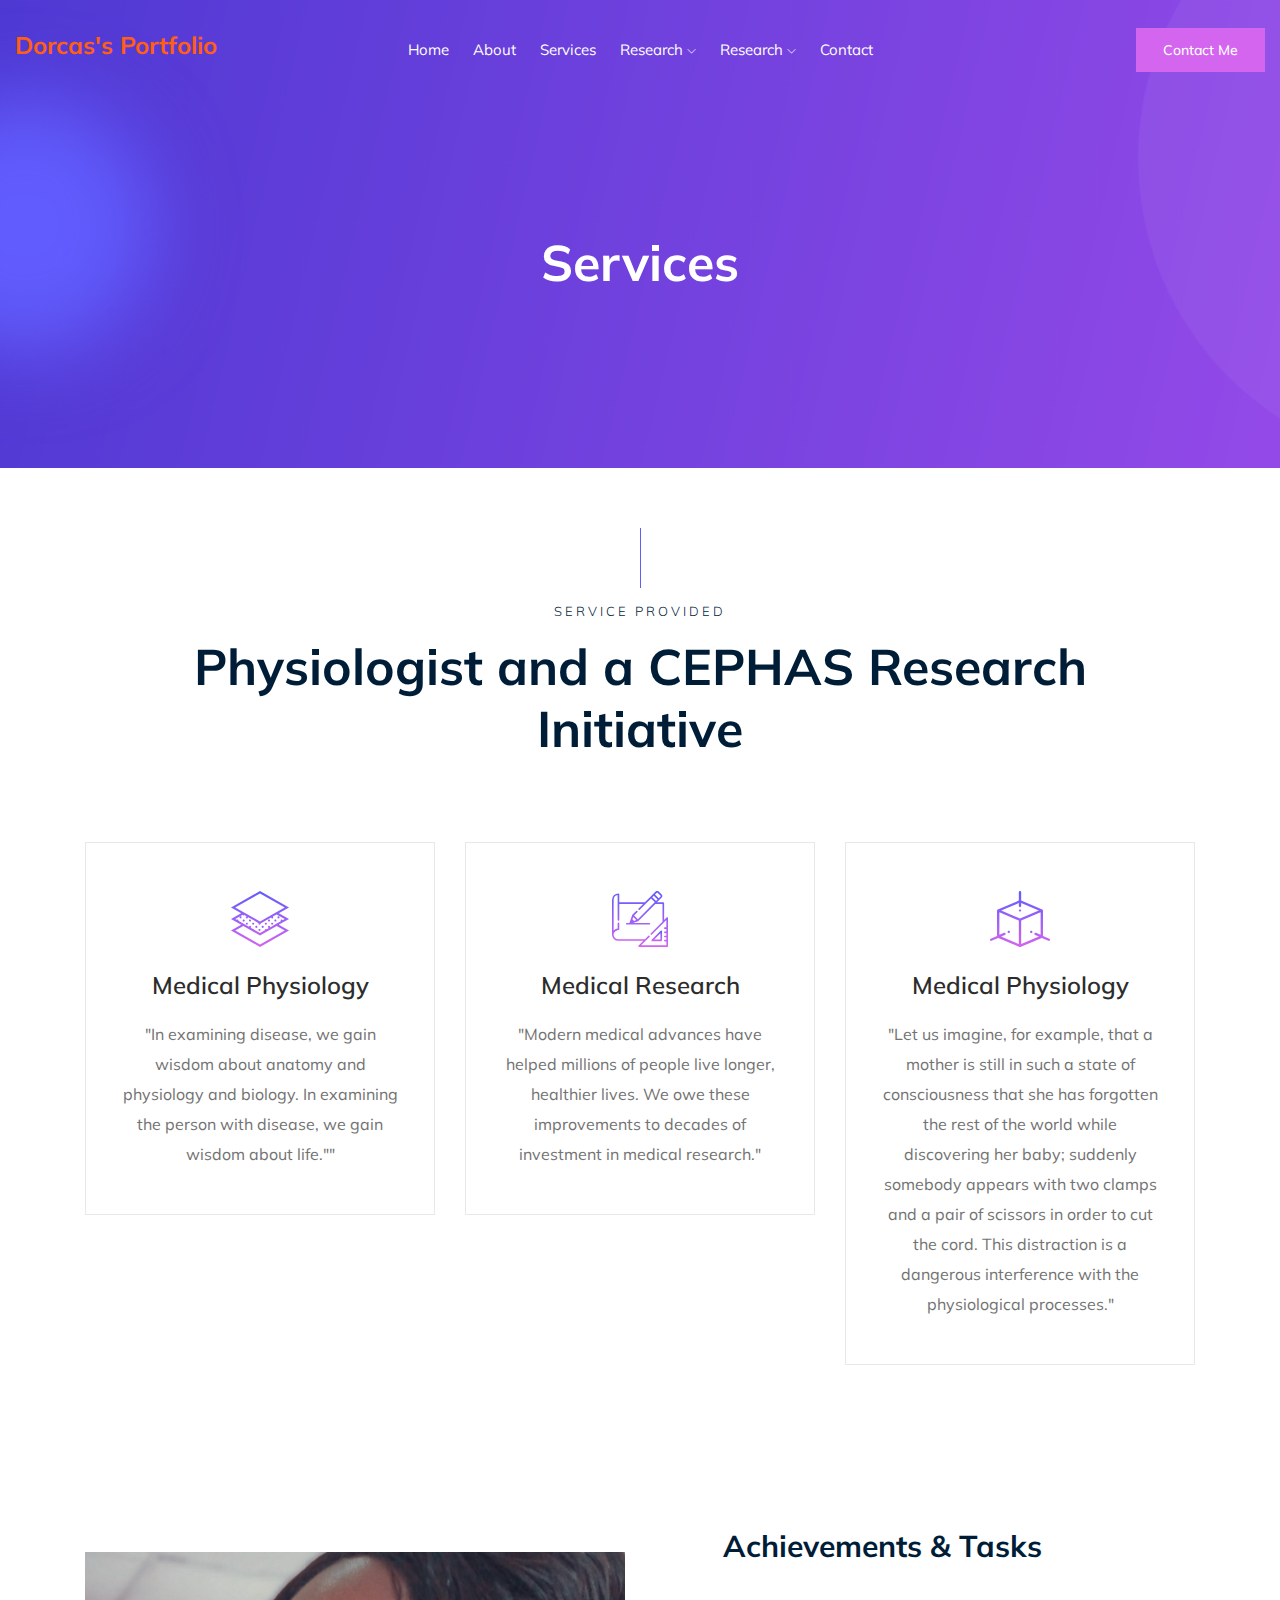
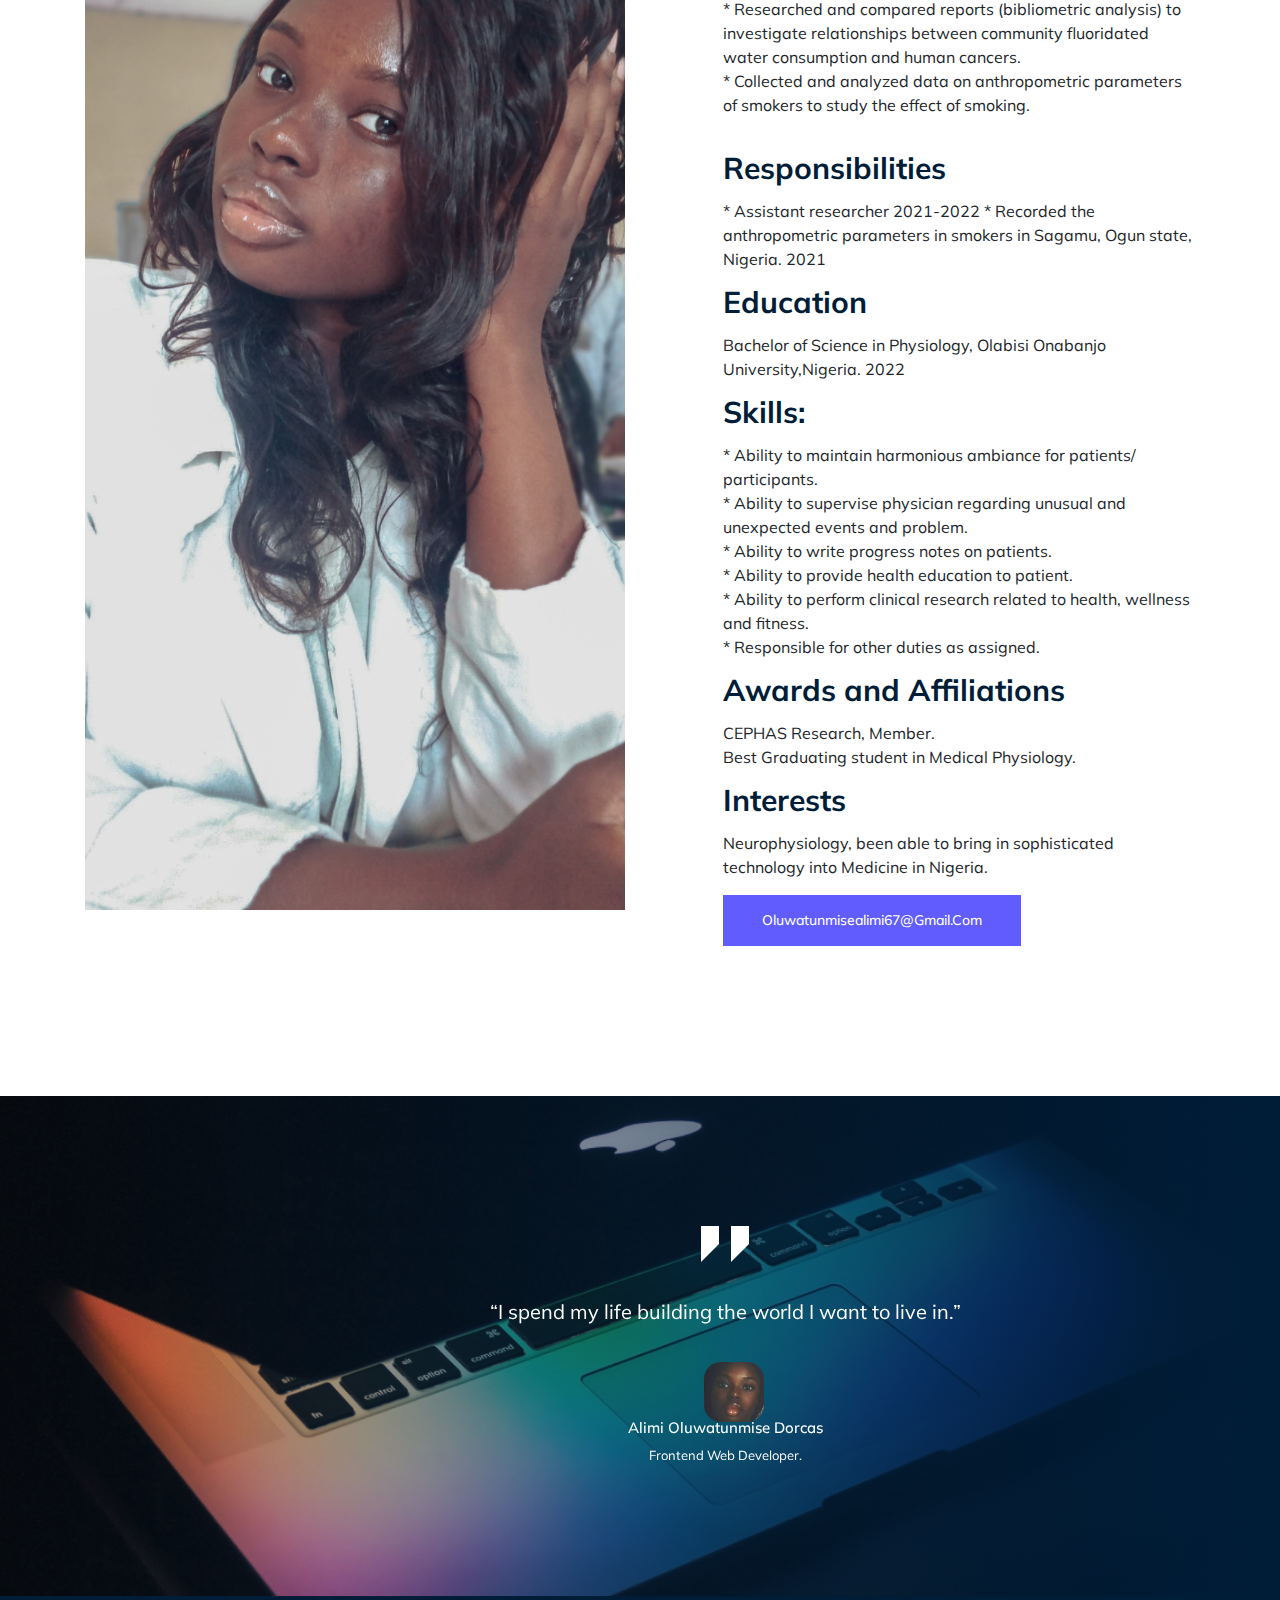
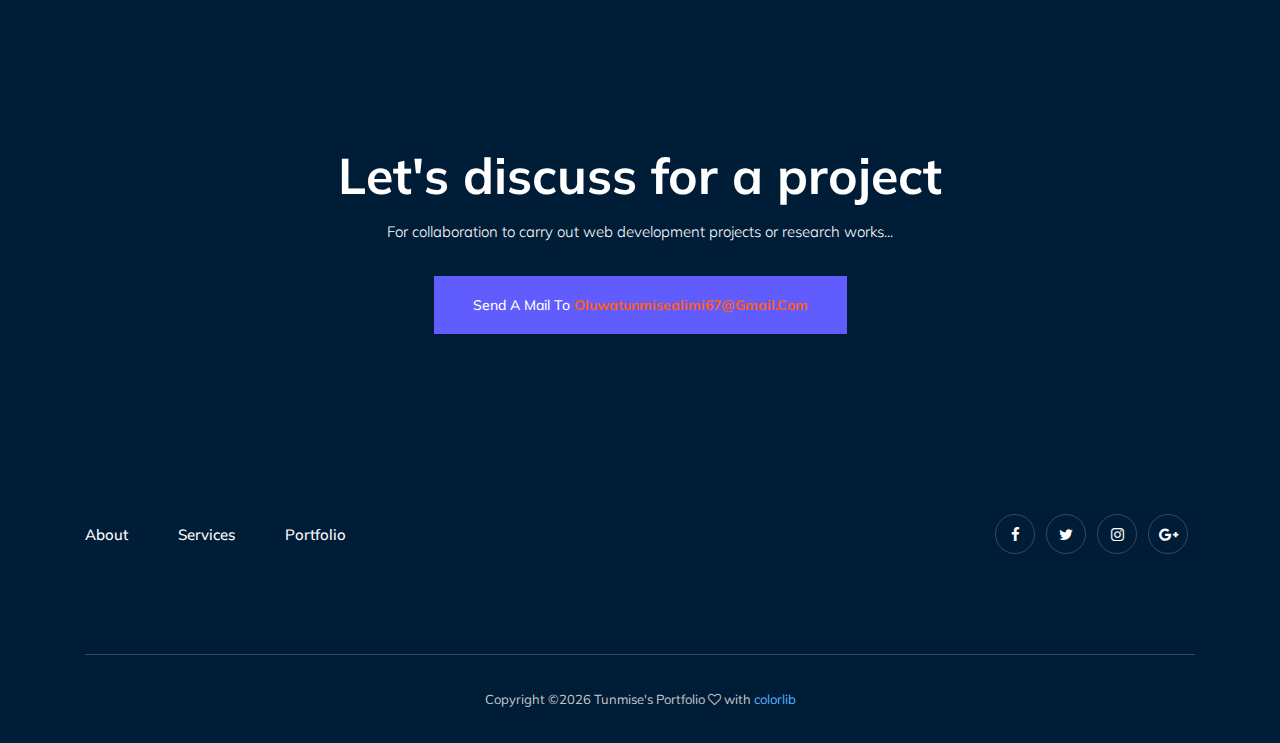
<file: services.html>
<!doctype html>
<html class="no-js" lang="zxx">

<head>
    <meta charset="utf-8">
    <meta http-equiv="x-ua-compatible" content="ie=edge">
    <title>Tunmise's Portfolio</title>
    <meta name="description" content="">
    <meta name="viewport" content="width=device-width, initial-scale=1">

    <!-- <link rel="manifest" href="site.webmanifest"> -->
    <!-- Place favicon.ico in the root directory -->

    <!-- CSS here -->
    <link rel="stylesheet" href="css/bootstrap.min.css">
    <link rel="stylesheet" href="css/owl.carousel.min.css">
    <link rel="stylesheet" href="css/magnific-popup.css">
    <link rel="stylesheet" href="css/font-awesome.min.css">
    <link rel="stylesheet" href="css/themify-icons.css">
    <link rel="stylesheet" href="css/nice-select.css">
    <link rel="stylesheet" href="css/flaticon.css">
    <link rel="stylesheet" href="css/gijgo.css">
    <link rel="stylesheet" href="css/animate.min.css">
    <link rel="stylesheet" href="css/slick.css">
    <link rel="stylesheet" href="css/slicknav.css">
    <link rel="stylesheet" href="css/style.css">
    <!-- <link rel="stylesheet" href="css/responsive.css"> -->
</head>

<body>
    <!--[if lte IE 9]>
            <p class="browserupgrade">You are using an <strong>outdated</strong> browser. Please <a href="https://browsehappy.com/">upgrade your browser</a> to improve your experience and security.</p>
        <![endif]-->

    <!-- header-start -->
    <header>
        <div class="header-area ">
            <div id="sticky-header" class="main-header-area">
                <div class="container-fluid">
                    <div class="row align-items-center">
                        <div class="col-xl-3 col-lg-2">
                            <div class="logo">
                                <a href="index.html">
                                      <!-- <img src="img/logo.png" alt=""> -->
                                      <h3><b>Dorcas's Portfolio</b></h3>
                                </a>
                            </div>
                        </div>
                        <div class="col-xl-6 col-lg-7">
                            <div class="main-menu  d-none d-lg-block">
                                <nav>
                                    <ul id="navigation">
                                        <li><a class="active" href="index.html">home</a></li>
                                        <li><a href="about.html">About</a></li>
                                        <li><a href="services.html">Services</a></li>
                                        <li><a href="#">Research <i class="ti-angle-down"></i></a>
                                            <ul class="submenu">
                                                <!-- <li><a href="blog.html">Research</a></li> -->
                                                <li><a href="research.html">Research Publication</a></li>
                                            </ul>
                                        </li>
                                        <li><a href="research.html">Research <i class="ti-angle-down"></i></a>
                                            <ul class="submenu">
                                                <li><a href="portfolio.html">Publication</a></li>
                                                 <!-- <li><a href="elements.html">elements</a></li> -->
                                            </ul>
                                        </li>
                                        <li><a href="contact.html">Contact</a></li>
                                    </ul>
                                </nav>
                            </div>
                        </div>
                        <div class="col-xl-3 col-lg-3 d-none d-lg-block">
                            <div class="Appointment">
                                <div class="book_btn d-none d-lg-block">
                                    <a  href="#">Contact Me</a>
                                </div>
                            </div>
                        </div>
                        <div class="col-12">
                            <div class="mobile_menu d-block d-lg-none"></div>
                        </div>
                    </div>

                </div>
            </div>
        </div>
    </header>
    <!-- header-end -->

    <!-- bradcam_area  -->
    <div class="bradcam_area bradcam_bg_1">
        <div class="container">
            <div class="row">
                <div class="col-xl-12">
                    <div class="bradcam_text text-center">
                        <h3>Services</h3>
                    </div>
                </div>
            </div>
        </div>
    </div>
    <!-- /bradcam_area  -->
     <!-- service_area  -->
     <div class="service_area">
        <div class="container">
            <div class="row">
                <div class="col-xl-12">
                    <div class="section_title text-center mb-65">
                        <span>Service Provided</span>
                        <h3>Physiologist and a CEPHAS Research Initiative</h3>
                    </div>
                </div>
            </div>
            <div class="row">
                <div class="col-xl-4 col-md-4">
                    <div class="single_service text-center">
                        <div class="icon">
                            <img src="img/svg_icon/1.svg" alt="">
                        </div>
                        <h3>Medical Physiology</h3>
                        <p>"In examining disease, we gain wisdom about anatomy and physiology and biology. 
                            In examining the person with disease, we gain wisdom about life.""

                        </p>
                    </div>
                </div>
                <div class="col-xl-4 col-md-4">
                    <div class="single_service text-center">
                        <div class="icon">
                            <img src="img/svg_icon/2.svg" alt="">
                        </div>
                            <h3>Medical Research</h3>
                            <p> "Modern medical advances have helped millions of people live longer, healthier lives. 
                                We owe these improvements to decades of investment in medical research."  </p>
                    </div>
                </div>
                <div class="col-xl-4 col-md-4">
                    <div class="single_service text-center">
                        <div class="icon">
                            <img src="img/svg_icon/3.svg" alt="">
                        </div>
                            <h3>Medical Physiology</h3>
                        <p> "Let us imagine, for example, that a mother is still in such a state of consciousness that 
                            she has forgotten the rest of the world while discovering her baby; suddenly somebody appears with two clamps 
                            and a pair of scissors in order to cut the cord. 
                            This distraction is a dangerous interference with the physiological processes."</p>
                    </div>
                </div>
            </div>
        </div>
    </div>
    <!--/ service_area  -->

    <div class="project_area">
        <div class="container">
            <div class="row align-items-center">
                <div class="col-xl-6">
                    <div class="projects_thumb">
                        <img src="img/PicsArt_07-12-09.12.59.jpg" alt="">
                    </div>
                </div>
                <div class="col-xl-6">
                    <div class="projects_info">
                        <h3>Achievements & Tasks</h3>
                        <p>
                            <address>
                              * Researched and compared reports (bibliometric analysis) to investigate
                                relationships between community fluoridated water consumption and human cancers.<br>
                              * Collected and analyzed data on anthropometric parameters of smokers to study the effect of smoking.</p>
                            
                              <h3>Responsibilities</h3>
                              * Assistant researcher 2021-2022
                              * Recorded the anthropometric parameters in smokers in Sagamu, Ogun state, Nigeria. 2021

                            <h3> Education</h3>                      
                              Bachelor of Science in Physiology, Olabisi Onabanjo University,Nigeria. 2022

                            <h3> Skills:</h3>
                              * Ability to maintain harmonious ambiance for patients/ participants.<br>
                              * Ability to supervise physician regarding unusual and unexpected events and problem.<br>
                              * Ability to write progress notes on patients.<br>
                              * Ability to provide health education to patient.<br>
                              * Ability to perform clinical research related to health, wellness and fitness.<br>
                              * Responsible for other duties as assigned.<br>

                            <h3>Awards and Affiliations</h3>
                            CEPHAS Research, Member.<br>
                            Best Graduating student in Medical Physiology.
                            <h3>Interests</h3>
                              Neurophysiology, been able to bring in sophisticated technology into Medicine in Nigeria.
                            </address>
                            <a href="#" class="boxed-btn3">oluwatunmisealimi67@gmail.com </a>
                    </div>
                </div>
            </div>
        </div>
    </div>

    <!-- testimonial_area  -->
    <div class="testimonial_area ">
        <div class="container">
            <div class="row">
                <div class="col-xl-12">
                    <div class="testmonial_active owl-carousel">
                        <div class="single_carousel">
                                <div class="single_testmonial text-center">
                                        <div class="quote">
                                            <img src="img/testmonial/quote.svg" alt="">
                                        </div>
                                        <p>“I spend my life building the world I want to live in.” </p>
                                        <div class="testmonial_author">
                                            <div class="thumb">
                                                    <img src="img/testmonial/thumb.png" style="width: 60px; border-radius: 17px;" alt="">
                                            </div>
                                            <h3>Alimi Oluwatunmise Dorcas</h3>
                                            <span>Frontend Web Developer.</span>
                                        </div>
                                    </div>
                        </div>
                        <div class="single_carousel">
                                <div class="single_testmonial text-center">
                                        <div class="quote">
                                            <img src="img/testmonial/quote.svg" alt="">
                                        </div>
                                        <p>In physiology, as in all other sciences, no discovery is useless, <br>
                                            no curiosity misplaced or too ambitious, and we may be certain that<br> 
                                            every advance achieved in the quest of pure knowledge will sooner or later play its part in the service of man. </p>
                                        <div class="testmonial_author">
                                            <!-- <div class="thumb">
                                                    <img src="img/testmonial/thumb.png" style="width: 60px; border-radius: 17px;" alt="">
                                            </div> -->
                                            <h3>Alimi Oluwatunmise Dorcas</h3>
                                            <span>Medical Physiologist</span>
                                        </div>
                                    </div>
                        </div>
                        <div class="single_carousel">
                                <div class="single_testmonial text-center">
                                        <div class="quote">
                                            <img src="img/testmonial/quote.svg" alt="">
                                        </div>
                                        <p> Somewhere, something incredible is waiting to be known. I want to search it out!</p>
                                        <div class="testmonial_author">
                                            <!-- <div class="thumb">
                                                    <img src="img/testmonial/thumb.png" style="width: 60px; border-radius: 17px;" alt="">
                                            </div> -->
                                            <h3>Alimi Oluwatunmise Dorcas</h3>
                                            <span>Medical Researcher</span>
                                        </div>
                                </div>
                        </div>
                    </div>
                </div>
            </div>
        </div>
    </div>
    <!-- /testimonial_area  -->  
    
    <div class="discuss_projects">
        <div class="container">
            <div class="row">
                <div class="col-xl-12">
                    <div class="project_text text-center">
                        <h3>Let's discuss for a project</h3>
                        <p>For collaboration to carry out web development projects or research works... <p>
                        <a class="boxed-btn3" href="https://mail.google.com/mail/u/0/#sent?compose=new">
                            Send a mail to <b>oluwatunmisealimi67@gmail.com </b>
                        </a>
                    </div>
                </div>
            </div>
        </div>
    </div>

    <!-- footer start -->
    <footer class="footer">
        <div class="footer_top">
            <div class="container">
                <div class="row align-items-center">
                    <div class="col-xl-6 col-md-6">
                        <div class="menu_links">
                            <ul>
                                <li><a href="#">About</a></li>
                                <li><a href="#">Services</a></li>
                                <li><a href="#">Portfolio</a></li>
                            </ul>
                        </div>
                    </div>
                    <div class="col-xl-6 col-md-6">
                        <div class="socail_links">
                            <ul>
                                <li><a href="#"> <i class="fa fa-facebook"></i> </a></li>
                                <li><a href="#"> <i class="fa fa-twitter"></i> </a></li>
                                <li><a href="#"> <i class="fa fa-instagram"></i> </a></li>
                                <li><a href="#"> <i class="fa fa-google-plus"></i> </a></li>
                            </ul>
                        </div>
                    </div>
                </div>
            </div>
        </div>
        <div class="copy-right_text">
            <div class="container">
                <div class="footer_border"></div>
                <div class="row">
                    <div class="col-xl-12">
                        <p class="copy_right text-center">
                            <!-- Link back to Colorlib can't be removed. Template is licensed under CC BY 3.0. -->
                            Copyright &copy;<script>document.write(new Date().getFullYear());</script> Tunmise's Portfolio <i class="fa fa-heart-o" aria-hidden="true"></i> with <a href="https://colorlib.com" target="_blank">colorlib</a>
                            <!-- Link back to Colorlib can't be removed. Template is licensed under CC BY 3.0. -->
                        </p>
                    </div>
                </div>
            </div>
        </div>
    </footer>
    <!--/ footer end  -->

    <!-- JS here -->
    <script src="js/vendor/modernizr-3.5.0.min.js"></script>
    <script src="js/vendor/jquery-1.12.4.min.js"></script>
    <script src="js/popper.min.js"></script>
    <script src="js/bootstrap.min.js"></script>
    <script src="js/owl.carousel.min.js"></script>
    <script src="js/isotope.pkgd.min.js"></script>
    <script src="js/ajax-form.js"></script>
    <script src="js/waypoints.min.js"></script>
    <script src="js/jquery.counterup.min.js"></script>
    <script src="js/imagesloaded.pkgd.min.js"></script>
    <script src="js/scrollIt.js"></script>
    <script src="js/jquery.scrollUp.min.js"></script>
    <script src="js/wow.min.js"></script>
    <script src="js/nice-select.min.js"></script>
    <script src="js/jquery.slicknav.min.js"></script>
    <script src="js/jquery.magnific-popup.min.js"></script>
    <script src="js/plugins.js"></script>
    <script src="js/gijgo.min.js"></script>

    <!--contact js-->
    <script src="js/contact.js"></script>
    <script src="js/jquery.ajaxchimp.min.js"></script>
    <script src="js/jquery.form.js"></script>
    <script src="js/jquery.validate.min.js"></script>
    <script src="js/mail-script.js"></script>

    <script src="js/main.js"></script>
</body>

</html>
</file>
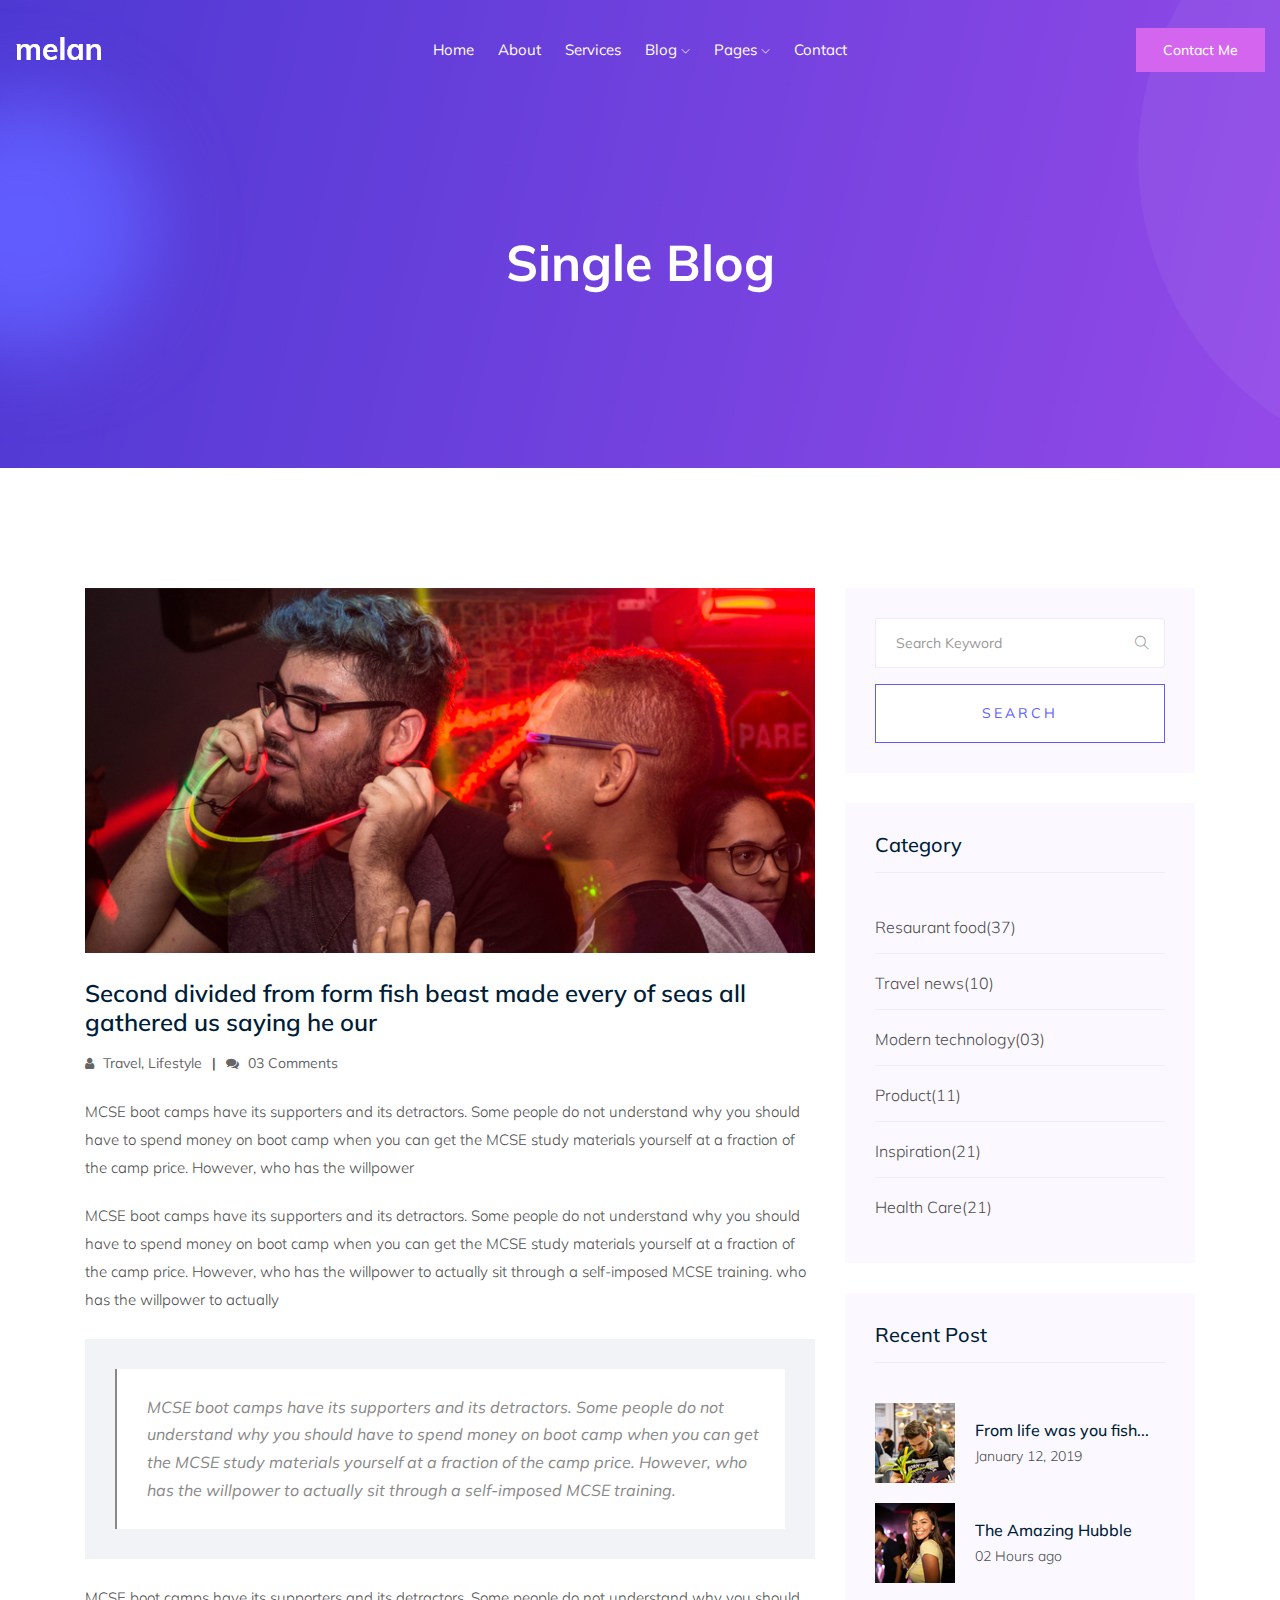
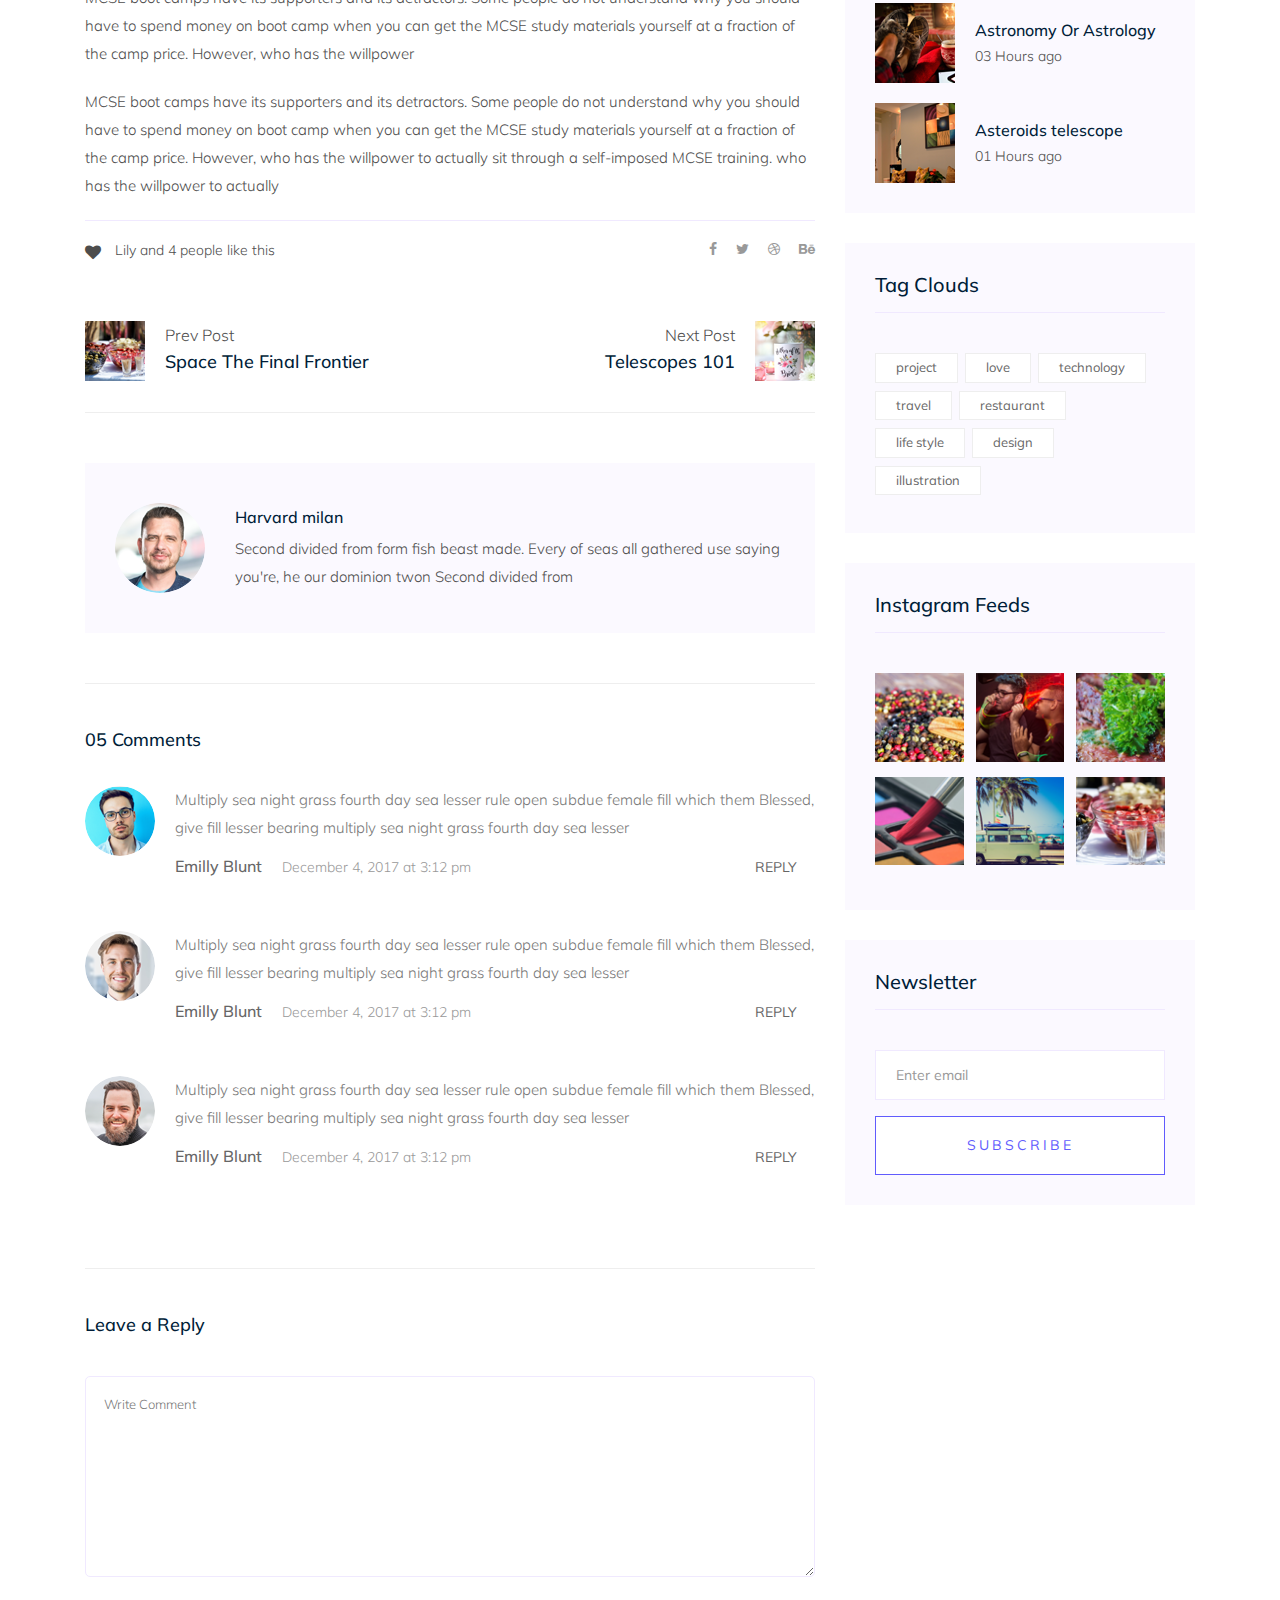
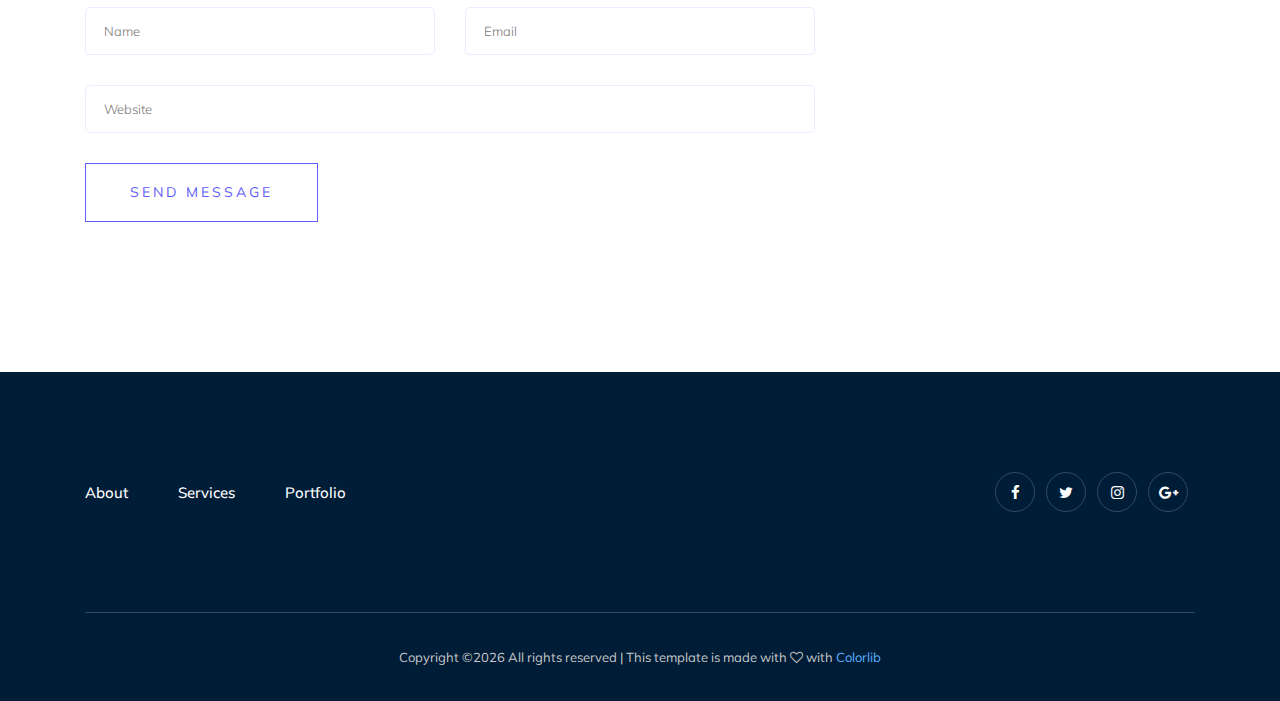
<file: single-blog.html>
<!doctype html>
<html class="no-js" lang="zxx">

<head>
   <meta charset="utf-8">
   <meta http-equiv="x-ua-compatible" content="ie=edge">
   <title>Tunmise's Porfolio</title>
   <meta name="description" content="">
   <meta name="viewport" content="width=device-width, initial-scale=1">

   <!-- <link rel="manifest" href="site.webmanifest"> -->
   <!-- Place favicon.ico in the root directory -->

   <!-- CSS here -->
   <link rel="stylesheet" href="css/bootstrap.min.css">
   <link rel="stylesheet" href="css/owl.carousel.min.css">
   <link rel="stylesheet" href="css/magnific-popup.css">
   <link rel="stylesheet" href="css/font-awesome.min.css">
   <link rel="stylesheet" href="css/themify-icons.css">
   <link rel="stylesheet" href="css/nice-select.css">
   <link rel="stylesheet" href="css/flaticon.css">
   <link rel="stylesheet" href="css/gijgo.css">
   <link rel="stylesheet" href="css/animate.min.css">
   <link rel="stylesheet" href="css/slicknav.css">
   <link rel="stylesheet" href="css/style.css">
   <!-- <link rel="stylesheet" href="css/responsive.css"> -->
</head>

<body>
   <!--[if lte IE 9]>
            <p class="browserupgrade">You are using an <strong>outdated</strong> browser. Please <a href="https://browsehappy.com/">upgrade your browser</a> to improve your experience and security.</p>
        <![endif]-->
    <!-- header-start -->
    <header>
         <div class="header-area ">
             <div id="sticky-header" class="main-header-area">
                 <div class="container-fluid">
                     <div class="row align-items-center">
                         <div class="col-xl-3 col-lg-2">
                             <div class="logo">
                                 <a href="index.html">
                                     <img src="img/logo.png" alt="">
                                 </a>
                             </div>
                         </div>
                         <div class="col-xl-6 col-lg-7">
                             <div class="main-menu  d-none d-lg-block">
                                 <nav>
                                     <ul id="navigation">
                                         <li><a class="active" href="index.html">home</a></li>
                                         <li><a href="about.html">About</a></li>
                                         <li><a href="services.html">Services</a></li>
                                         <li><a href="#">blog <i class="ti-angle-down"></i></a>
                                             <ul class="submenu">
                                                 <li><a href="blog.html">blog</a></li>
                                                 <li><a href="single-blog.html">single-blog</a></li>
                                             </ul>
                                         </li>
                                         <li><a href="#">pages <i class="ti-angle-down"></i></a>
                                             <ul class="submenu">
                                                  <li><a href="elements.html">elements</a></li>
                                             </ul>
                                         </li>
                                         <li><a href="contact.html">Contact</a></li>
                                     </ul>
                                 </nav>
                             </div>
                         </div>
                         <div class="col-xl-3 col-lg-3 d-none d-lg-block">
                             <div class="Appointment">
                                 <div class="book_btn d-none d-lg-block">
                                     <a  href="#">Contact Me</a>
                                 </div>
                             </div>
                         </div>
                         <div class="col-12">
                             <div class="mobile_menu d-block d-lg-none"></div>
                         </div>
                     </div>
 
                 </div>
             </div>
         </div>
     </header>
     <!-- header-end -->
 
     <!-- bradcam_area  -->
     <div class="bradcam_area bradcam_bg_1">
         <div class="container">
             <div class="row">
                 <div class="col-xl-12">
                     <div class="bradcam_text text-center">
                         <h3>Single Blog</h3>
                     </div>
                 </div>
             </div>
         </div>
     </div>
     <!-- /bradcam_area  -->

   <!--================Blog Area =================-->
   <section class="blog_area single-post-area section-padding">
      <div class="container">
         <div class="row">
            <div class="col-lg-8 posts-list">
               <div class="single-post">
                  <div class="feature-img">
                     <img class="img-fluid" src="img/blog/single_blog_1.png" alt="">
                  </div>
                  <div class="blog_details">
                     <h2>Second divided from form fish beast made every of seas
                        all gathered us saying he our
                     </h2>
                     <ul class="blog-info-link mt-3 mb-4">
                        <li><a href="#"><i class="fa fa-user"></i> Travel, Lifestyle</a></li>
                        <li><a href="#"><i class="fa fa-comments"></i> 03 Comments</a></li>
                     </ul>
                     <p class="excert">
                        MCSE boot camps have its supporters and its detractors. Some people do not understand why you
                        should have to spend money on boot camp when you can get the MCSE study materials yourself at a
                        fraction of the camp price. However, who has the willpower
                     </p>
                     <p>
                        MCSE boot camps have its supporters and its detractors. Some people do not understand why you
                        should have to spend money on boot camp when you can get the MCSE study materials yourself at a
                        fraction of the camp price. However, who has the willpower to actually sit through a
                        self-imposed MCSE training. who has the willpower to actually
                     </p>
                     <div class="quote-wrapper">
                        <div class="quotes">
                           MCSE boot camps have its supporters and its detractors. Some people do not understand why you
                           should have to spend money on boot camp when you can get the MCSE study materials yourself at
                           a fraction of the camp price. However, who has the willpower to actually sit through a
                           self-imposed MCSE training.
                        </div>
                     </div>
                     <p>
                        MCSE boot camps have its supporters and its detractors. Some people do not understand why you
                        should have to spend money on boot camp when you can get the MCSE study materials yourself at a
                        fraction of the camp price. However, who has the willpower
                     </p>
                     <p>
                        MCSE boot camps have its supporters and its detractors. Some people do not understand why you
                        should have to spend money on boot camp when you can get the MCSE study materials yourself at a
                        fraction of the camp price. However, who has the willpower to actually sit through a
                        self-imposed MCSE training. who has the willpower to actually
                     </p>
                  </div>
               </div>
               <div class="navigation-top">
                  <div class="d-sm-flex justify-content-between text-center">
                     <p class="like-info"><span class="align-middle"><i class="fa fa-heart"></i></span> Lily and 4
                        people like this</p>
                     <div class="col-sm-4 text-center my-2 my-sm-0">
                        <!-- <p class="comment-count"><span class="align-middle"><i class="fa fa-comment"></i></span> 06 Comments</p> -->
                     </div>
                     <ul class="social-icons">
                        <li><a href="#"><i class="fa fa-facebook-f"></i></a></li>
                        <li><a href="#"><i class="fa fa-twitter"></i></a></li>
                        <li><a href="#"><i class="fa fa-dribbble"></i></a></li>
                        <li><a href="#"><i class="fa fa-behance"></i></a></li>
                     </ul>
                  </div>
                  <div class="navigation-area">
                     <div class="row">
                        <div
                           class="col-lg-6 col-md-6 col-12 nav-left flex-row d-flex justify-content-start align-items-center">
                           <div class="thumb">
                              <a href="#">
                                 <img class="img-fluid" src="img/post/preview.png" alt="">
                              </a>
                           </div>
                           <div class="arrow">
                              <a href="#">
                                 <span class="lnr text-white ti-arrow-left"></span>
                              </a>
                           </div>
                           <div class="detials">
                              <p>Prev Post</p>
                              <a href="#">
                                 <h4>Space The Final Frontier</h4>
                              </a>
                           </div>
                        </div>
                        <div
                           class="col-lg-6 col-md-6 col-12 nav-right flex-row d-flex justify-content-end align-items-center">
                           <div class="detials">
                              <p>Next Post</p>
                              <a href="#">
                                 <h4>Telescopes 101</h4>
                              </a>
                           </div>
                           <div class="arrow">
                              <a href="#">
                                 <span class="lnr text-white ti-arrow-right"></span>
                              </a>
                           </div>
                           <div class="thumb">
                              <a href="#">
                                 <img class="img-fluid" src="img/post/next.png" alt="">
                              </a>
                           </div>
                        </div>
                     </div>
                  </div>
               </div>
               <div class="blog-author">
                  <div class="media align-items-center">
                     <img src="img/blog/author.png" alt="">
                     <div class="media-body">
                        <a href="#">
                           <h4>Harvard milan</h4>
                        </a>
                        <p>Second divided from form fish beast made. Every of seas all gathered use saying you're, he
                           our dominion twon Second divided from</p>
                     </div>
                  </div>
               </div>
               <div class="comments-area">
                  <h4>05 Comments</h4>
                  <div class="comment-list">
                     <div class="single-comment justify-content-between d-flex">
                        <div class="user justify-content-between d-flex">
                           <div class="thumb">
                              <img src="img/comment/comment_1.png" alt="">
                           </div>
                           <div class="desc">
                              <p class="comment">
                                 Multiply sea night grass fourth day sea lesser rule open subdue female fill which them
                                 Blessed, give fill lesser bearing multiply sea night grass fourth day sea lesser
                              </p>
                              <div class="d-flex justify-content-between">
                                 <div class="d-flex align-items-center">
                                    <h5>
                                       <a href="#">Emilly Blunt</a>
                                    </h5>
                                    <p class="date">December 4, 2017 at 3:12 pm </p>
                                 </div>
                                 <div class="reply-btn">
                                    <a href="#" class="btn-reply text-uppercase">reply</a>
                                 </div>
                              </div>
                           </div>
                        </div>
                     </div>
                  </div>
                  <div class="comment-list">
                     <div class="single-comment justify-content-between d-flex">
                        <div class="user justify-content-between d-flex">
                           <div class="thumb">
                              <img src="img/comment/comment_2.png" alt="">
                           </div>
                           <div class="desc">
                              <p class="comment">
                                 Multiply sea night grass fourth day sea lesser rule open subdue female fill which them
                                 Blessed, give fill lesser bearing multiply sea night grass fourth day sea lesser
                              </p>
                              <div class="d-flex justify-content-between">
                                 <div class="d-flex align-items-center">
                                    <h5>
                                       <a href="#">Emilly Blunt</a>
                                    </h5>
                                    <p class="date">December 4, 2017 at 3:12 pm </p>
                                 </div>
                                 <div class="reply-btn">
                                    <a href="#" class="btn-reply text-uppercase">reply</a>
                                 </div>
                              </div>
                           </div>
                        </div>
                     </div>
                  </div>
                  <div class="comment-list">
                     <div class="single-comment justify-content-between d-flex">
                        <div class="user justify-content-between d-flex">
                           <div class="thumb">
                              <img src="img/comment/comment_3.png" alt="">
                           </div>
                           <div class="desc">
                              <p class="comment">
                                 Multiply sea night grass fourth day sea lesser rule open subdue female fill which them
                                 Blessed, give fill lesser bearing multiply sea night grass fourth day sea lesser
                              </p>
                              <div class="d-flex justify-content-between">
                                 <div class="d-flex align-items-center">
                                    <h5>
                                       <a href="#">Emilly Blunt</a>
                                    </h5>
                                    <p class="date">December 4, 2017 at 3:12 pm </p>
                                 </div>
                                 <div class="reply-btn">
                                    <a href="#" class="btn-reply text-uppercase">reply</a>
                                 </div>
                              </div>
                           </div>
                        </div>
                     </div>
                  </div>
               </div>
               <div class="comment-form">
                  <h4>Leave a Reply</h4>
                  <form class="form-contact comment_form" action="#" id="commentForm">
                     <div class="row">
                        <div class="col-12">
                           <div class="form-group">
                              <textarea class="form-control w-100" name="comment" id="comment" cols="30" rows="9"
                                 placeholder="Write Comment"></textarea>
                           </div>
                        </div>
                        <div class="col-sm-6">
                           <div class="form-group">
                              <input class="form-control" name="name" id="name" type="text" placeholder="Name">
                           </div>
                        </div>
                        <div class="col-sm-6">
                           <div class="form-group">
                              <input class="form-control" name="email" id="email" type="email" placeholder="Email">
                           </div>
                        </div>
                        <div class="col-12">
                           <div class="form-group">
                              <input class="form-control" name="website" id="website" type="text" placeholder="Website">
                           </div>
                        </div>
                     </div>
                     <div class="form-group">
                        <button type="submit" class="button button-contactForm btn_1 boxed-btn">Send Message</button>
                     </div>
                  </form>
               </div>
            </div>
            <div class="col-lg-4">
               <div class="blog_right_sidebar">
                  <aside class="single_sidebar_widget search_widget">
                     <form action="#">
                        <div class="form-group">
                           <div class="input-group mb-3">
                              <input type="text" class="form-control" placeholder='Search Keyword'
                                 onfocus="this.placeholder = ''" onblur="this.placeholder = 'Search Keyword'">
                              <div class="input-group-append">
                                 <button class="btn" type="button"><i class="ti-search"></i></button>
                              </div>
                           </div>
                        </div>
                        <button class="button rounded-0 primary-bg text-white w-100 btn_1 boxed-btn"
                           type="submit">Search</button>
                     </form>
                  </aside>
                  <aside class="single_sidebar_widget post_category_widget">
                     <h4 class="widget_title">Category</h4>
                     <ul class="list cat-list">
                        <li>
                           <a href="#" class="d-flex">
                              <p>Resaurant food</p>
                              <p>(37)</p>
                           </a>
                        </li>
                        <li>
                           <a href="#" class="d-flex">
                              <p>Travel news</p>
                              <p>(10)</p>
                           </a>
                        </li>
                        <li>
                           <a href="#" class="d-flex">
                              <p>Modern technology</p>
                              <p>(03)</p>
                           </a>
                        </li>
                        <li>
                           <a href="#" class="d-flex">
                              <p>Product</p>
                              <p>(11)</p>
                           </a>
                        </li>
                        <li>
                           <a href="#" class="d-flex">
                              <p>Inspiration</p>
                              <p>(21)</p>
                           </a>
                        </li>
                        <li>
                           <a href="#" class="d-flex">
                              <p>Health Care</p>
                              <p>(21)</p>
                           </a>
                        </li>
                     </ul>
                  </aside>
                  <aside class="single_sidebar_widget popular_post_widget">
                     <h3 class="widget_title">Recent Post</h3>
                     <div class="media post_item">
                        <img src="img/post/post_1.png" alt="post">
                        <div class="media-body">
                           <a href="single-blog.html">
                              <h3>From life was you fish...</h3>
                           </a>
                           <p>January 12, 2019</p>
                        </div>
                     </div>
                     <div class="media post_item">
                        <img src="img/post/post_2.png" alt="post">
                        <div class="media-body">
                           <a href="single-blog.html">
                              <h3>The Amazing Hubble</h3>
                           </a>
                           <p>02 Hours ago</p>
                        </div>
                     </div>
                     <div class="media post_item">
                        <img src="img/post/post_3.png" alt="post">
                        <div class="media-body">
                           <a href="single-blog.html">
                              <h3>Astronomy Or Astrology</h3>
                           </a>
                           <p>03 Hours ago</p>
                        </div>
                     </div>
                     <div class="media post_item">
                        <img src="img/post/post_4.png" alt="post">
                        <div class="media-body">
                           <a href="single-blog.html">
                              <h3>Asteroids telescope</h3>
                           </a>
                           <p>01 Hours ago</p>
                        </div>
                     </div>
                  </aside>
                  <aside class="single_sidebar_widget tag_cloud_widget">
                     <h4 class="widget_title">Tag Clouds</h4>
                     <ul class="list">
                        <li>
                           <a href="#">project</a>
                        </li>
                        <li>
                           <a href="#">love</a>
                        </li>
                        <li>
                           <a href="#">technology</a>
                        </li>
                        <li>
                           <a href="#">travel</a>
                        </li>
                        <li>
                           <a href="#">restaurant</a>
                        </li>
                        <li>
                           <a href="#">life style</a>
                        </li>
                        <li>
                           <a href="#">design</a>
                        </li>
                        <li>
                           <a href="#">illustration</a>
                        </li>
                     </ul>
                  </aside>
                  <aside class="single_sidebar_widget instagram_feeds">
                     <h4 class="widget_title">Instagram Feeds</h4>
                     <ul class="instagram_row flex-wrap">
                        <li>
                           <a href="#">
                              <img class="img-fluid" src="img/post/post_5.png" alt="">
                           </a>
                        </li>
                        <li>
                           <a href="#">
                              <img class="img-fluid" src="img/post/post_6.png" alt="">
                           </a>
                        </li>
                        <li>
                           <a href="#">
                              <img class="img-fluid" src="img/post/post_7.png" alt="">
                           </a>
                        </li>
                        <li>
                           <a href="#">
                              <img class="img-fluid" src="img/post/post_8.png" alt="">
                           </a>
                        </li>
                        <li>
                           <a href="#">
                              <img class="img-fluid" src="img/post/post_9.png" alt="">
                           </a>
                        </li>
                        <li>
                           <a href="#">
                              <img class="img-fluid" src="img/post/post_10.png" alt="">
                           </a>
                        </li>
                     </ul>
                  </aside>
                  <aside class="single_sidebar_widget newsletter_widget">
                     <h4 class="widget_title">Newsletter</h4>
                     <form action="#">
                        <div class="form-group">
                           <input type="email" class="form-control" onfocus="this.placeholder = ''"
                              onblur="this.placeholder = 'Enter email'" placeholder='Enter email' required>
                        </div>
                        <button class="button rounded-0 primary-bg text-white w-100 btn_1 boxed-btn"
                           type="submit">Subscribe</button>
                     </form>
                  </aside>
               </div>
            </div>
         </div>
      </div>
   </section>
   <!--================ Blog Area end =================-->

 
     <!-- footer start -->
     <footer class="footer">
         <div class="footer_top">
             <div class="container">
                 <div class="row align-items-center">
                     <div class="col-xl-6 col-md-6">
                         <div class="menu_links">
                             <ul>
                                 <li><a href="#">About</a></li>
                                 <li><a href="#">Services</a></li>
                                 <li><a href="#">Portfolio</a></li>
                             </ul>
                         </div>
                     </div>
                     <div class="col-xl-6 col-md-6">
                         <div class="socail_links">
                             <ul>
                                 <li><a href="#"> <i class="fa fa-facebook"></i> </a></li>
                                 <li><a href="#"> <i class="fa fa-twitter"></i> </a></li>
                                 <li><a href="#"> <i class="fa fa-instagram"></i> </a></li>
                                 <li><a href="#"> <i class="fa fa-google-plus"></i> </a></li>
                             </ul>
                         </div>
                     </div>
                 </div>
             </div>
         </div>
         <div class="copy-right_text">
             <div class="container">
                 <div class="footer_border"></div>
                 <div class="row">
                     <div class="col-xl-12">
                         <p class="copy_right text-center">
                             <!-- Link back to Colorlib can't be removed. Template is licensed under CC BY 3.0. -->
Copyright &copy;<script>document.write(new Date().getFullYear());</script> All rights reserved | This template is made with <i class="fa fa-heart-o" aria-hidden="true"></i> with <a href="https://colorlib.com" target="_blank">Colorlib</a>
<!-- Link back to Colorlib can't be removed. Template is licensed under CC BY 3.0. -->
                         </p>
                     </div>
                 </div>
             </div>
         </div>
     </footer>
     <!--/ footer end  -->


   <!-- JS here -->
   <script src="js/vendor/modernizr-3.5.0.min.js"></script>
   <script src="js/vendor/jquery-1.12.4.min.js"></script>
   <script src="js/popper.min.js"></script>
   <script src="js/bootstrap.min.js"></script>
   <script src="js/owl.carousel.min.js"></script>
   <script src="js/isotope.pkgd.min.js"></script>
   <script src="js/ajax-form.js"></script>
   <script src="js/waypoints.min.js"></script>
   <script src="js/jquery.counterup.min.js"></script>
   <script src="js/imagesloaded.pkgd.min.js"></script>
   <script src="js/scrollIt.js"></script>
   <script src="js/jquery.scrollUp.min.js"></script>
   <script src="js/wow.min.js"></script>
   <script src="js/nice-select.min.js"></script>
   <script src="js/jquery.slicknav.min.js"></script>
   <script src="js/jquery.magnific-popup.min.js"></script>
   <script src="js/plugins.js"></script>
   <script src="js/gijgo.min.js"></script>

   <!--contact js-->
   <script src="js/contact.js"></script>
   <script src="js/jquery.ajaxchimp.min.js"></script>
   <script src="js/jquery.form.js"></script>
   <script src="js/jquery.validate.min.js"></script>
   <script src="js/mail-script.js"></script>

   <script src="js/main.js"></script>
</body>

</html>
</file>
<file: css/themify-icons.css>
@font-face {
	font-family: 'themify';
	src:url('../fonts/themify.eot?-fvbane');
	src:url('../fonts/themify.eot?#iefix-fvbane') format('embedded-opentype'),
		url('../fonts/themify.woff?-fvbane') format('woff'),
		url('../fonts/themify.ttf?-fvbane') format('truetype'),
		url('../fonts/themify.svg?-fvbane#themify') format('svg');
	font-weight: normal;
	font-style: normal;
}

[class^="ti-"], [class*=" ti-"] {
	font-family: 'themify';
	/* speak: none; */
	font-style: normal;
	font-weight: normal;
	font-variant: normal;
	text-transform: none;
	line-height: 1;

	/* Better Font Rendering =========== */
	-webkit-font-smoothing: antialiased;
	-moz-osx-font-smoothing: grayscale;
}

.ti-wand:before {
	content: "\e600";
}
.ti-volume:before {
	content: "\e601";
}
.ti-user:before {
	content: "\e602";
}
.ti-unlock:before {
	content: "\e603";
}
.ti-unlink:before {
	content: "\e604";
}
.ti-trash:before {
	content: "\e605";
}
.ti-thought:before {
	content: "\e606";
}
.ti-target:before {
	content: "\e607";
}
.ti-tag:before {
	content: "\e608";
}
.ti-tablet:before {
	content: "\e609";
}
.ti-star:before {
	content: "\e60a";
}
.ti-spray:before {
	content: "\e60b";
}
.ti-signal:before {
	content: "\e60c";
}
.ti-shopping-cart:before {
	content: "\e60d";
}
.ti-shopping-cart-full:before {
	content: "\e60e";
}
.ti-settings:before {
	content: "\e60f";
}
.ti-search:before {
	content: "\e610";
}
.ti-zoom-in:before {
	content: "\e611";
}
.ti-zoom-out:before {
	content: "\e612";
}
.ti-cut:before {
	content: "\e613";
}
.ti-ruler:before {
	content: "\e614";
}
.ti-ruler-pencil:before {
	content: "\e615";
}
.ti-ruler-alt:before {
	content: "\e616";
}
.ti-bookmark:before {
	content: "\e617";
}
.ti-bookmark-alt:before {
	content: "\e618";
}
.ti-reload:before {
	content: "\e619";
}
.ti-plus:before {
	content: "\e61a";
}
.ti-pin:before {
	content: "\e61b";
}
.ti-pencil:before {
	content: "\e61c";
}
.ti-pencil-alt:before {
	content: "\e61d";
}
.ti-paint-roller:before {
	content: "\e61e";
}
.ti-paint-bucket:before {
	content: "\e61f";
}
.ti-na:before {
	content: "\e620";
}
.ti-mobile:before {
	content: "\e621";
}
.ti-minus:before {
	content: "\e622";
}
.ti-medall:before {
	content: "\e623";
}
.ti-medall-alt:before {
	content: "\e624";
}
.ti-marker:before {
	content: "\e625";
}
.ti-marker-alt:before {
	content: "\e626";
}
.ti-arrow-up:before {
	content: "\e627";
}
.ti-arrow-right:before {
	content: "\e628";
}
.ti-arrow-left:before {
	content: "\e629";
}
.ti-arrow-down:before {
	content: "\e62a";
}
.ti-lock:before {
	content: "\e62b";
}
.ti-location-arrow:before {
	content: "\e62c";
}
.ti-link:before {
	content: "\e62d";
}
.ti-layout:before {
	content: "\e62e";
}
.ti-layers:before {
	content: "\e62f";
}
.ti-layers-alt:before {
	content: "\e630";
}
.ti-key:before {
	content: "\e631";
}
.ti-import:before {
	content: "\e632";
}
.ti-image:before {
	content: "\e633";
}
.ti-heart:before {
	content: "\e634";
}
.ti-heart-broken:before {
	content: "\e635";
}
.ti-hand-stop:before {
	content: "\e636";
}
.ti-hand-open:before {
	content: "\e637";
}
.ti-hand-drag:before {
	content: "\e638";
}
.ti-folder:before {
	content: "\e639";
}
.ti-flag:before {
	content: "\e63a";
}
.ti-flag-alt:before {
	content: "\e63b";
}
.ti-flag-alt-2:before {
	content: "\e63c";
}
.ti-eye:before {
	content: "\e63d";
}
.ti-export:before {
	content: "\e63e";
}
.ti-exchange-vertical:before {
	content: "\e63f";
}
.ti-desktop:before {
	content: "\e640";
}
.ti-cup:before {
	content: "\e641";
}
.ti-crown:before {
	content: "\e642";
}
.ti-comments:before {
	content: "\e643";
}
.ti-comment:before {
	content: "\e644";
}
.ti-comment-alt:before {
	content: "\e645";
}
.ti-close:before {
	content: "\e646";
}
.ti-clip:before {
	content: "\e647";
}
.ti-angle-up:before {
	content: "\e648";
}
.ti-angle-right:before {
	content: "\e649";
}
.ti-angle-left:before {
	content: "\e64a";
}
.ti-angle-down:before {
	content: "\e64b";
}
.ti-check:before {
	content: "\e64c";
}
.ti-check-box:before {
	content: "\e64d";
}
.ti-camera:before {
	content: "\e64e";
}
.ti-announcement:before {
	content: "\e64f";
}
.ti-brush:before {
	content: "\e650";
}
.ti-briefcase:before {
	content: "\e651";
}
.ti-bolt:before {
	content: "\e652";
}
.ti-bolt-alt:before {
	content: "\e653";
}
.ti-blackboard:before {
	content: "\e654";
}
.ti-bag:before {
	content: "\e655";
}
.ti-move:before {
	content: "\e656";
}
.ti-arrows-vertical:before {
	content: "\e657";
}
.ti-arrows-horizontal:before {
	content: "\e658";
}
.ti-fullscreen:before {
	content: "\e659";
}
.ti-arrow-top-right:before {
	content: "\e65a";
}
.ti-arrow-top-left:before {
	content: "\e65b";
}
.ti-arrow-circle-up:before {
	content: "\e65c";
}
.ti-arrow-circle-right:before {
	content: "\e65d";
}
.ti-arrow-circle-left:before {
	content: "\e65e";
}
.ti-arrow-circle-down:before {
	content: "\e65f";
}
.ti-angle-double-up:before {
	content: "\e660";
}
.ti-angle-double-right:before {
	content: "\e661";
}
.ti-angle-double-left:before {
	content: "\e662";
}
.ti-angle-double-down:before {
	content: "\e663";
}
.ti-zip:before {
	content: "\e664";
}
.ti-world:before {
	content: "\e665";
}
.ti-wheelchair:before {
	content: "\e666";
}
.ti-view-list:before {
	content: "\e667";
}
.ti-view-list-alt:before {
	content: "\e668";
}
.ti-view-grid:before {
	content: "\e669";
}
.ti-uppercase:before {
	content: "\e66a";
}
.ti-upload:before {
	content: "\e66b";
}
.ti-underline:before {
	content: "\e66c";
}
.ti-truck:before {
	content: "\e66d";
}
.ti-timer:before {
	content: "\e66e";
}
.ti-ticket:before {
	content: "\e66f";
}
.ti-thumb-up:before {
	content: "\e670";
}
.ti-thumb-down:before {
	content: "\e671";
}
.ti-text:before {
	content: "\e672";
}
.ti-stats-up:before {
	content: "\e673";
}
.ti-stats-down:before {
	content: "\e674";
}
.ti-split-v:before {
	content: "\e675";
}
.ti-split-h:before {
	content: "\e676";
}
.ti-smallcap:before {
	content: "\e677";
}
.ti-shine:before {
	content: "\e678";
}
.ti-shift-right:before {
	content: "\e679";
}
.ti-shift-left:before {
	content: "\e67a";
}
.ti-shield:before {
	content: "\e67b";
}
.ti-notepad:before {
	content: "\e67c";
}
.ti-server:before {
	content: "\e67d";
}
.ti-quote-right:before {
	content: "\e67e";
}
.ti-quote-left:before {
	content: "\e67f";
}
.ti-pulse:before {
	content: "\e680";
}
.ti-printer:before {
	content: "\e681";
}
.ti-power-off:before {
	content: "\e682";
}
.ti-plug:before {
	content: "\e683";
}
.ti-pie-chart:before {
	content: "\e684";
}
.ti-paragraph:before {
	content: "\e685";
}
.ti-panel:before {
	content: "\e686";
}
.ti-package:before {
	content: "\e687";
}
.ti-music:before {
	content: "\e688";
}
.ti-music-alt:before {
	content: "\e689";
}
.ti-mouse:before {
	content: "\e68a";
}
.ti-mouse-alt:before {
	content: "\e68b";
}
.ti-money:before {
	content: "\e68c";
}
.ti-microphone:before {
	content: "\e68d";
}
.ti-menu:before {
	content: "\e68e";
}
.ti-menu-alt:before {
	content: "\e68f";
}
.ti-map:before {
	content: "\e690";
}
.ti-map-alt:before {
	content: "\e691";
}
.ti-loop:before {
	content: "\e692";
}
.ti-location-pin:before {
	content: "\e693";
}
.ti-list:before {
	content: "\e694";
}
.ti-light-bulb:before {
	content: "\e695";
}
.ti-Italic:before {
	content: "\e696";
}
.ti-info:before {
	content: "\e697";
}
.ti-infinite:before {
	content: "\e698";
}
.ti-id-badge:before {
	content: "\e699";
}
.ti-hummer:before {
	content: "\e69a";
}
.ti-home:before {
	content: "\e69b";
}
.ti-help:before {
	content: "\e69c";
}
.ti-headphone:before {
	content: "\e69d";
}
.ti-harddrives:before {
	content: "\e69e";
}
.ti-harddrive:before {
	content: "\e69f";
}
.ti-gift:before {
	content: "\e6a0";
}
.ti-game:before {
	content: "\e6a1";
}
.ti-filter:before {
	content: "\e6a2";
}
.ti-files:before {
	content: "\e6a3";
}
.ti-file:before {
	content: "\e6a4";
}
.ti-eraser:before {
	content: "\e6a5";
}
.ti-envelope:before {
	content: "\e6a6";
}
.ti-download:before {
	content: "\e6a7";
}
.ti-direction:before {
	content: "\e6a8";
}
.ti-direction-alt:before {
	content: "\e6a9";
}
.ti-dashboard:before {
	content: "\e6aa";
}
.ti-control-stop:before {
	content: "\e6ab";
}
.ti-control-shuffle:before {
	content: "\e6ac";
}
.ti-control-play:before {
	content: "\e6ad";
}
.ti-control-pause:before {
	content: "\e6ae";
}
.ti-control-forward:before {
	content: "\e6af";
}
.ti-control-backward:before {
	content: "\e6b0";
}
.ti-cloud:before {
	content: "\e6b1";
}
.ti-cloud-up:before {
	content: "\e6b2";
}
.ti-cloud-down:before {
	content: "\e6b3";
}
.ti-clipboard:before {
	content: "\e6b4";
}
.ti-car:before {
	content: "\e6b5";
}
.ti-calendar:before {
	content: "\e6b6";
}
.ti-book:before {
	content: "\e6b7";
}
.ti-bell:before {
	content: "\e6b8";
}
.ti-basketball:before {
	content: "\e6b9";
}
.ti-bar-chart:before {
	content: "\e6ba";
}
.ti-bar-chart-alt:before {
	content: "\e6bb";
}
.ti-back-right:before {
	content: "\e6bc";
}
.ti-back-left:before {
	content: "\e6bd";
}
.ti-arrows-corner:before {
	content: "\e6be";
}
.ti-archive:before {
	content: "\e6bf";
}
.ti-anchor:before {
	content: "\e6c0";
}
.ti-align-right:before {
	content: "\e6c1";
}
.ti-align-left:before {
	content: "\e6c2";
}
.ti-align-justify:before {
	content: "\e6c3";
}
.ti-align-center:before {
	content: "\e6c4";
}
.ti-alert:before {
	content: "\e6c5";
}
.ti-alarm-clock:before {
	content: "\e6c6";
}
.ti-agenda:before {
	content: "\e6c7";
}
.ti-write:before {
	content: "\e6c8";
}
.ti-window:before {
	content: "\e6c9";
}
.ti-widgetized:before {
	content: "\e6ca";
}
.ti-widget:before {
	content: "\e6cb";
}
.ti-widget-alt:before {
	content: "\e6cc";
}
.ti-wallet:before {
	content: "\e6cd";
}
.ti-video-clapper:before {
	content: "\e6ce";
}
.ti-video-camera:before {
	content: "\e6cf";
}
.ti-vector:before {
	content: "\e6d0";
}
.ti-themify-logo:before {
	content: "\e6d1";
}
.ti-themify-favicon:before {
	content: "\e6d2";
}
.ti-themify-favicon-alt:before {
	content: "\e6d3";
}
.ti-support:before {
	content: "\e6d4";
}
.ti-stamp:before {
	content: "\e6d5";
}
.ti-split-v-alt:before {
	content: "\e6d6";
}
.ti-slice:before {
	content: "\e6d7";
}
.ti-shortcode:before {
	content: "\e6d8";
}
.ti-shift-right-alt:before {
	content: "\e6d9";
}
.ti-shift-left-alt:before {
	content: "\e6da";
}
.ti-ruler-alt-2:before {
	content: "\e6db";
}
.ti-receipt:before {
	content: "\e6dc";
}
.ti-pin2:before {
	content: "\e6dd";
}
.ti-pin-alt:before {
	content: "\e6de";
}
.ti-pencil-alt2:before {
	content: "\e6df";
}
.ti-palette:before {
	content: "\e6e0";
}
.ti-more:before {
	content: "\e6e1";
}
.ti-more-alt:before {
	content: "\e6e2";
}
.ti-microphone-alt:before {
	content: "\e6e3";
}
.ti-magnet:before {
	content: "\e6e4";
}
.ti-line-double:before {
	content: "\e6e5";
}
.ti-line-dotted:before {
	content: "\e6e6";
}
.ti-line-dashed:before {
	content: "\e6e7";
}
.ti-layout-width-full:before {
	content: "\e6e8";
}
.ti-layout-width-default:before {
	content: "\e6e9";
}
.ti-layout-width-default-alt:before {
	content: "\e6ea";
}
.ti-layout-tab:before {
	content: "\e6eb";
}
.ti-layout-tab-window:before {
	content: "\e6ec";
}
.ti-layout-tab-v:before {
	content: "\e6ed";
}
.ti-layout-tab-min:before {
	content: "\e6ee";
}
.ti-layout-slider:before {
	content: "\e6ef";
}
.ti-layout-slider-alt:before {
	content: "\e6f0";
}
.ti-layout-sidebar-right:before {
	content: "\e6f1";
}
.ti-layout-sidebar-none:before {
	content: "\e6f2";
}
.ti-layout-sidebar-left:before {
	content: "\e6f3";
}
.ti-layout-placeholder:before {
	content: "\e6f4";
}
.ti-layout-menu:before {
	content: "\e6f5";
}
.ti-layout-menu-v:before {
	content: "\e6f6";
}
.ti-layout-menu-separated:before {
	content: "\e6f7";
}
.ti-layout-menu-full:before {
	content: "\e6f8";
}
.ti-layout-media-right-alt:before {
	content: "\e6f9";
}
.ti-layout-media-right:before {
	content: "\e6fa";
}
.ti-layout-media-overlay:before {
	content: "\e6fb";
}
.ti-layout-media-overlay-alt:before {
	content: "\e6fc";
}
.ti-layout-media-overlay-alt-2:before {
	content: "\e6fd";
}
.ti-layout-media-left-alt:before {
	content: "\e6fe";
}
.ti-layout-media-left:before {
	content: "\e6ff";
}
.ti-layout-media-center-alt:before {
	content: "\e700";
}
.ti-layout-media-center:before {
	content: "\e701";
}
.ti-layout-list-thumb:before {
	content: "\e702";
}
.ti-layout-list-thumb-alt:before {
	content: "\e703";
}
.ti-layout-list-post:before {
	content: "\e704";
}
.ti-layout-list-large-image:before {
	content: "\e705";
}
.ti-layout-line-solid:before {
	content: "\e706";
}
.ti-layout-grid4:before {
	content: "\e707";
}
.ti-layout-grid3:before {
	content: "\e708";
}
.ti-layout-grid2:before {
	content: "\e709";
}
.ti-layout-grid2-thumb:before {
	content: "\e70a";
}
.ti-layout-cta-right:before {
	content: "\e70b";
}
.ti-layout-cta-left:before {
	content: "\e70c";
}
.ti-layout-cta-center:before {
	content: "\e70d";
}
.ti-layout-cta-btn-right:before {
	content: "\e70e";
}
.ti-layout-cta-btn-left:before {
	content: "\e70f";
}
.ti-layout-column4:before {
	content: "\e710";
}
.ti-layout-column3:before {
	content: "\e711";
}
.ti-layout-column2:before {
	content: "\e712";
}
.ti-layout-accordion-separated:before {
	content: "\e713";
}
.ti-layout-accordion-merged:before {
	content: "\e714";
}
.ti-layout-accordion-list:before {
	content: "\e715";
}
.ti-ink-pen:before {
	content: "\e716";
}
.ti-info-alt:before {
	content: "\e717";
}
.ti-help-alt:before {
	content: "\e718";
}
.ti-headphone-alt:before {
	content: "\e719";
}
.ti-hand-point-up:before {
	content: "\e71a";
}
.ti-hand-point-right:before {
	content: "\e71b";
}
.ti-hand-point-left:before {
	content: "\e71c";
}
.ti-hand-point-down:before {
	content: "\e71d";
}
.ti-gallery:before {
	content: "\e71e";
}
.ti-face-smile:before {
	content: "\e71f";
}
.ti-face-sad:before {
	content: "\e720";
}
.ti-credit-card:before {
	content: "\e721";
}
.ti-control-skip-forward:before {
	content: "\e722";
}
.ti-control-skip-backward:before {
	content: "\e723";
}
.ti-control-record:before {
	content: "\e724";
}
.ti-control-eject:before {
	content: "\e725";
}
.ti-comments-smiley:before {
	content: "\e726";
}
.ti-brush-alt:before {
	content: "\e727";
}
.ti-youtube:before {
	content: "\e728";
}
.ti-vimeo:before {
	content: "\e729";
}
.ti-twitter:before {
	content: "\e72a";
}
.ti-time:before {
	content: "\e72b";
}
.ti-tumblr:before {
	content: "\e72c";
}
.ti-skype:before {
	content: "\e72d";
}
.ti-share:before {
	content: "\e72e";
}
.ti-share-alt:before {
	content: "\e72f";
}
.ti-rocket:before {
	content: "\e730";
}
.ti-pinterest:before {
	content: "\e731";
}
.ti-new-window:before {
	content: "\e732";
}
.ti-microsoft:before {
	content: "\e733";
}
.ti-list-ol:before {
	content: "\e734";
}
.ti-linkedin:before {
	content: "\e735";
}
.ti-layout-sidebar-2:before {
	content: "\e736";
}
.ti-layout-grid4-alt:before {
	content: "\e737";
}
.ti-layout-grid3-alt:before {
	content: "\e738";
}
.ti-layout-grid2-alt:before {
	content: "\e739";
}
.ti-layout-column4-alt:before {
	content: "\e73a";
}
.ti-layout-column3-alt:before {
	content: "\e73b";
}
.ti-layout-column2-alt:before {
	content: "\e73c";
}
.ti-instagram:before {
	content: "\e73d";
}
.ti-google:before {
	content: "\e73e";
}
.ti-github:before {
	content: "\e73f";
}
.ti-flickr:before {
	content: "\e740";
}
.ti-facebook:before {
	content: "\e741";
}
.ti-dropbox:before {
	content: "\e742";
}
.ti-dribbble:before {
	content: "\e743";
}
.ti-apple:before {
	content: "\e744";
}
.ti-android:before {
	content: "\e745";
}
.ti-save:before {
	content: "\e746";
}
.ti-save-alt:before {
	content: "\e747";
}
.ti-yahoo:before {
	content: "\e748";
}
.ti-wordpress:before {
	content: "\e749";
}
.ti-vimeo-alt:before {
	content: "\e74a";
}
.ti-twitter-alt:before {
	content: "\e74b";
}
.ti-tumblr-alt:before {
	content: "\e74c";
}
.ti-trello:before {
	content: "\e74d";
}
.ti-stack-overflow:before {
	content: "\e74e";
}
.ti-soundcloud:before {
	content: "\e74f";
}
.ti-sharethis:before {
	content: "\e750";
}
.ti-sharethis-alt:before {
	content: "\e751";
}
.ti-reddit:before {
	content: "\e752";
}
.ti-pinterest-alt:before {
	content: "\e753";
}
.ti-microsoft-alt:before {
	content: "\e754";
}
.ti-linux:before {
	content: "\e755";
}
.ti-jsfiddle:before {
	content: "\e756";
}
.ti-joomla:before {
	content: "\e757";
}
.ti-html5:before {
	content: "\e758";
}
.ti-flickr-alt:before {
	content: "\e759";
}
.ti-email:before {
	content: "\e75a";
}
.ti-drupal:before {
	content: "\e75b";
}
.ti-dropbox-alt:before {
	content: "\e75c";
}
.ti-css3:before {
	content: "\e75d";
}
.ti-rss:before {
	content: "\e75e";
}
.ti-rss-alt:before {
	content: "\e75f";
}
</file>
<file: css/nice-select.css>
.nice-select {
  -webkit-tap-highlight-color: transparent;
  background-color: #fff;
  border-radius: 5px;
  border: solid 1px #e8e8e8;
  box-sizing: border-box;
  clear: both;
  cursor: pointer;
  display: block;
  float: left;
  font-family: inherit;
  font-size: 14px;
  font-weight: normal;
  height: 42px;
  line-height: 40px;
  outline: none;
  padding-left: 18px;
  padding-right: 30px;
  position: relative;
  text-align: left !important;
  -webkit-transition: all 0.2s ease-in-out;
  transition: all 0.2s ease-in-out;
  -webkit-user-select: none;
     -moz-user-select: none;
      -ms-user-select: none;
          user-select: none;
  white-space: nowrap;
  width: auto; }
  .nice-select:hover {
    border-color: #dbdbdb; }
  .nice-select:active, .nice-select.open, .nice-select:focus {
    border-color: #999; }


  .nice-select.disabled {
    border-color: #ededed;
    color: #999;
    pointer-events: none; }
    .nice-select.disabled:after {
      border-color: #cccccc; }
  .nice-select.wide {
    width: 100%; }
    .nice-select.wide .list {
      left: 0 !important;
      right: 0 !important; }
  .nice-select.right {
    float: right; }
    .nice-select.right .list {
      left: auto;
      right: 0; }
  .nice-select.small {
    font-size: 12px;
    height: 36px;
    line-height: 34px; }
    .nice-select.small:after {
      height: 4px;
      width: 4px; }
    .nice-select.small .option {
      line-height: 34px;
      min-height: 34px; }
  .nice-select .list {
    background-color: #fff;
    border-radius: 5px;
    box-shadow: 0 0 0 1px rgba(68, 68, 68, 0.11);
    box-sizing: border-box;
    margin-top: 4px;
    opacity: 0;
    overflow: hidden;
    padding: 0;
    pointer-events: none;
    position: absolute;
    top: 100%;
    left: 0;
    -webkit-transform-origin: 50% 0;
        -ms-transform-origin: 50% 0;
            transform-origin: 50% 0;
    -webkit-transform: scale(0.75) translateY(-21px);
        -ms-transform: scale(0.75) translateY(-21px);
            transform: scale(0.75) translateY(-21px);
    -webkit-transition: all 0.2s cubic-bezier(0.5, 0, 0, 1.25), opacity 0.15s ease-out;
    transition: all 0.2s cubic-bezier(0.5, 0, 0, 1.25), opacity 0.15s ease-out;
    z-index: 9; }
    .nice-select .list:hover .option:not(:hover) {
      background-color: transparent !important; }
  .nice-select .option {
    cursor: pointer;
    font-weight: 400;
    line-height: 40px;
    list-style: none;
    min-height: 40px;
    outline: none;
    padding-left: 18px;
    padding-right: 29px;
    text-align: left;
    -webkit-transition: all 0.2s;
    transition: all 0.2s; }
    .nice-select .option:hover, .nice-select .option.focus, .nice-select .option.selected.focus {
      background-color: #f6f6f6; }
    .nice-select .option.selected {
      font-weight: bold; }
    .nice-select .option.disabled {
      background-color: transparent;
      color: #999;
      cursor: default; }

.no-csspointerevents .nice-select .list {
  display: none; }

.no-csspointerevents .nice-select.open .list {
  display: block; }





  /* ,,,,,,,,,,,,,,,, */


  .nice-select:after {
    content: "\e64b";
    display: block;
    height: 5px;
    margin-top: -5px;
    pointer-events: none;
    position: absolute;
    right: 30px;
    top: 8px;
    transition: all 0.15s ease-in-out;
    width: 5px;
    font-family: 'themify';
    color: #ddd; }

    .nice-select.open:after {
 }
    .nice-select.open .list {
      opacity: 1;
      pointer-events: auto;
      -webkit-transform: scale(1) translateY(0);
          -ms-transform: scale(1) translateY(0);
              transform: scale(1) translateY(0); }
</file>
<file: css/flaticon.css>
/*
  	Flaticon icon font: Flaticon
  	Creation date: 07/09/2019 08:07
  	*/

	  @font-face {
		font-family: "Flaticon";
		src: url("../fonts/Flaticon.eot");
		src: url("../fonts/Flaticon.eot");
		src: url("../fonts/Flaticon.eot?#iefix") format("embedded-opentype"),
			 url("../fonts/Flaticon.woff2") format("woff2"),
			 url("../fonts/Flaticon.woff") format("woff"),
			 url("../fonts/Flaticon.ttf") format("truetype"),
			 url("../fonts/Flaticon.svg#Flaticon") format("svg");
		font-weight: normal;
		font-style: normal;
	  }
	  
	  @media screen and (-webkit-min-device-pixel-ratio:0) {
		@font-face {
		  font-family: "Flaticon";
		  src: url("./Flaticon.svg#Flaticon") format("svg");
		}
	  }
	  
	  [class^="flaticon-"]:before, [class*=" flaticon-"]:before,
	  [class^="flaticon-"]:after, [class*=" flaticon-"]:after {   
		font-family: Flaticon;
			  font-size: 20px;
	  font-style: normal;
	  margin-left: 20px;
	  }
	  
	.flaticon-legal-paper:before {
		content: "\e001";
	}
	.flaticon-case:before {
		content: "\e002";
	}
	.flaticon-survey:before {
		content: "\e003";
	}
	.flaticon-bar-chart:before {
		content: "\e004";
	}
	.flaticon-controls:before {
		content: "\e005";
	}
	.flaticon-puzzle:before {
		content: "\e006";
	}
	.flaticon-right:before {
		content: "\e007";
	}
</file>
<file: css/gijgo.css>
.gj-button {
    background-color: #f5f5f5;
    border: 1px solid #ddd;
    color: #000;
    border-radius: 3px;
    padding: 6px 10px;
    cursor: pointer;
}

.gj-unselectable {
    -webkit-touch-callout: none;
    -webkit-user-select: none;
    -khtml-user-select: none;
    -moz-user-select: none;
    -ms-user-select: none;
    user-select: none;
}

.gj-row {
    display: -webkit-box;
    display: -ms-flexbox;
    display: flex;
    -ms-flex-wrap: wrap;
    flex-wrap: wrap;
}

.gj-margin-left-5 {
    margin-left: 5px;
}

.gj-margin-left-10 {
    margin-left: 10px;
}

.gj-width-full {
    width: 100%;
}

.gj-cursor-pointer {
    cursor: pointer;
}

.gj-text-align-center {
    text-align: center;
}

.gj-font-size-16 {
    font-size: 16px;
}

.gj-hidden {
    display: none;
}

/** Material Design */
.gj-button-md {
    background: 0 0;
    border: none;
    border-radius: 2px;
    color: rgba(0, 0, 0, 0.87);
    position: relative;
    height: 36px;
    margin: 0;
    min-width: 64px;
    padding: 0 16px;
    display: inline-block;
    font-family: "Roboto","Helvetica","Arial",sans-serif;
    font-size: 1rem;
    font-weight: 500;
    text-transform: uppercase;
    letter-spacing: 0;
    overflow: hidden;
    will-change: box-shadow;
    transition: box-shadow .2s cubic-bezier(.4,0,1,1),background-color .2s cubic-bezier(.4,0,.2,1),color .2s cubic-bezier(.4,0,.2,1);
    outline: none;
    cursor: pointer;
    text-decoration: none;
    text-align: center;
    line-height: 36px;
    vertical-align: middle;
    overflow: hidden;
    -webkit-user-select: none;
    -moz-user-select: none;
    -ms-user-select: none;
    user-select: none;
}

.gj-button-md:hover {
    background-color: rgba(158,158,158,.2);
}

.gj-button-md:disabled {
    color: rgba(0,0,0,.26);
    background: 0 0;
}

.gj-button-md .material-icons,
.gj-button-md .gj-icon {
    vertical-align: middle;
    /*font-size: 1.3rem;
    margin-right: 4px;*/
}

.gj-button-md.gj-button-md-icon {
    width: 24px;
    height: 31px;
    min-width: 24px;
    padding: 0px;
    display: table;
}

.gj-button-md.gj-button-md-icon .material-icons,
.gj-button-md.gj-button-md-icon .gj-icon {
    display: table-cell;
    margin-right: 0px;
    width: 24px;
    height: 24px;
}

.gj-button-md.active {
    background-color: rgba(158,158,158,.4);
}

.gj-button-md-group {
    position: relative;
    display: inline-block;
    vertical-align: middle;
}

.gj-textbox-md {
    border: none;
    border-bottom: 1px solid rgba(0,0,0,.42);
    display: block;
    font-family: "Helvetica","Arial",sans-serif;
    font-size: 16px;
    line-height: 16px;
    padding: 4px 0px;
    margin: 0;
    width: 100%;
    background: 0 0;
    text-align: left;
    color: rgba(0,0,0,.87);
}

.gj-textbox-md:focus,
.gj-textbox-md:active {
    border-bottom: 2px solid rgba(0,0,0,.42);
    outline: none;
}

.gj-textbox-md::placeholder {
    color: #8e8e8e;
}

.gj-textbox-md:-ms-input-placeholder {
    color: #8e8e8e;
}

.gj-textbox-md::-ms-input-placeholder {
    color: #8e8e8e;
}

.gj-md-spacer-24 {
    min-width: 24px;
    width: 24px;
    display: inline-block;
}

.gj-md-spacer-32 {
    min-width: 32px;
    width: 32px;
    display: inline-block;
}

.gj-modal {
    position: fixed;
    top: 0;
    right: 0;
    bottom: 0;
    left: 0;
    z-index: 1203;
    display: none;
    overflow: hidden;
    -webkit-overflow-scrolling: touch;
    outline: 0;
    background-color: rgba(0, 0, 0, 0.54118);
    transition: 200ms ease opacity;
    will-change: opacity;
}

/* List */
ul.gj-list li [data-role="wrapper"] {
    display: table;
    width: 100%;
}

ul.gj-list li [data-role="checkbox"] {
    display: table-cell;
    vertical-align:middle;
    text-align:center;
}

ul.gj-list li [data-role="image"] {
    display: table-cell;
    vertical-align:middle;
    text-align:center;
}

ul.gj-list li [data-role="display"] {
    display: table-cell;
    vertical-align:middle;
    cursor: pointer;
}

ul.gj-list li [data-role="display"]:empty:before {
  content: "\200b"; /* unicode zero width space character */
}

/* List - Bootstrap */
ul.gj-list-bootstrap {
    padding-left: 0px;
    margin-bottom: 0px;
}

ul.gj-list-bootstrap li {
    padding: 0px;
}

ul.gj-list-bootstrap li [data-role="wrapper"] {
    padding: 0px 10px;
}

ul.gj-list-bootstrap li [data-role="checkbox"] {
    width: 24px;
    padding: 3px;
}

ul.gj-list-bootstrap li [data-role="image"] {
    width: 24px;
    height: 24px;
}

ul.gj-list-bootstrap li [data-role="display"] {
    padding: 8px 0px 8px 4px;
}

.list-group-item.active ul li, .list-group-item.active:focus ul li, .list-group-item.active:hover ul li {
    text-shadow: none;
    color:initial;
}

/* List - Material Design */
ul.gj-list-md {
    padding: 0px;
    list-style: none;
    list-style-type: none;
    line-height: 24px;
    letter-spacing: 0;
    color: #616161; /* Gray 700 */
}

ul.gj-list-md li {
    display: list-item;
    list-style-type: none;
    padding: 0px;
    min-height: unset;
    box-sizing: border-box;
    align-items: center;
    cursor: default;
    overflow: hidden;

    font-family: "Roboto","Helvetica","Arial",sans-serif;
    font-size: 16px;
    font-weight: 400;
    letter-spacing: .04em;
    line-height: 1;
    
    -webkit-flex-direction: row;
    -ms-flex-direction: row;
    flex-direction: row;
    -webkit-flex-wrap: nowrap;
    -ms-flex-wrap: nowrap;
    flex-wrap: nowrap;
}

ul.gj-list-md li [data-role="checkbox"] {
    height: 24px;
    width: 24px;
}

ul.gj-list-md li [data-role="image"] {
    height: 24px;
    width: 24px;
}

ul.gj-list-md li [data-role="display"] {
    padding: 8px 0px 8px 5px;
    order: 0;
    flex-grow: 2;
    text-decoration: none;
    box-sizing: border-box;
    align-items: center;
    text-align: left;
    color: rgba(0,0,0,.87);
}

ul.gj-list-md li.disabled>[data-role="wrapper"]>[data-role="display"] {
    color: #9E9E9E; /* Gray 500 */
}

.gj-list-md-active {
    background: #e0e0e0;
    color: #3f51b5;
}


/* Picker */
.gj-picker {
    position: absolute;
    z-index: 1203;
    background-color: #fff;
}

.gj-picker .selected {
    color: #fff;
}

/* Material Design */
.gj-picker-md {
    font-family: "Roboto","Helvetica","Arial",sans-serif;
    font-size: 16px;
    font-weight: 400;
    letter-spacing: .04em;
    line-height: 1;
    color: rgba(0,0,0,.87);
    border: 1px solid #E0E0E0;
}

.gj-modal .gj-picker-md {
    border: 0px;
}

.gj-picker-md [role="header"] {
    color: rgba(255, 255, 255, 0.54);
    display: flex;
    background: #2196f3;
    align-items: baseline;
    user-select: none;
    justify-content: center;
}

.gj-picker-md [role="footer"] {
    float: right;
    padding: 10px;
}

.gj-picker-md [role="footer"] button.gj-button-md {
    color: #2196f3;
    font-weight: bold;
    font-size: 13px;
}

/* Bootstrap */
.gj-picker-bootstrap {
    border-radius: 4px;
    border: 1px solid #E0E0E0;
}

.gj-picker-bootstrap .selected {
    color: #888;
}

.gj-picker-bootstrap [role="header"] {
    background: #eee;
    color: #AAA;
}
@font-face {
    font-family: 'gijgo-material';
    src: url('../fonts/gijgo-material.eot?235541');
    src: url('../fonts/gijgo-material.eot?235541#iefix') format('embedded-opentype'), url('../fonts/gijgo-material.ttf?235541') format('truetype'), url('../fonts/gijgo-material.woff?235541') format('woff'), url('../fonts/gijgo-material.svg?235541#gijgo-material') format('svg');
    font-weight: normal;
    font-style: normal;
}

.gj-icon {
    /* use !important to prevent issues with browser extensions that change fonts */
    font-family: 'gijgo-material' !important;
    font-size: 24px;
    speak: none;
    font-style: normal;
    font-weight: normal;
    font-variant: normal;
    text-transform: none;
    line-height: 1;
    /* Enable Ligatures ================ */
    letter-spacing: 0;
    -webkit-font-feature-settings: "liga";
    -moz-font-feature-settings: "liga=1";
    -moz-font-feature-settings: "liga";
    -ms-font-feature-settings: "liga" 1;
    font-feature-settings: "liga";
    -webkit-font-variant-ligatures: discretionary-ligatures;
    font-variant-ligatures: discretionary-ligatures;
    /* Better Font Rendering =========== */
    -webkit-font-smoothing: antialiased;
    -moz-osx-font-smoothing: grayscale;
}

.gj-icon.undo:before {
    content: "\e900";
}

.gj-icon.vertical-align-top:before {
    content: "\e901";
}

.gj-icon.vertical-align-center:before {
    content: "\e902";
}

.gj-icon.vertical-align-bottom:before {
    content: "\e903";
}

.gj-icon.arrow-dropup:before {
    content: "\e904";
}

.gj-icon.clock:before {
    content: "\e905";
}

.gj-icon.refresh:before {
    content: "\e906";
}

.gj-icon.last-page:before {
    content: "\e907";
}

.gj-icon.first-page:before {
    content: "\e908";
}

.gj-icon.cancel:before {
    content: "\e909";
}

.gj-icon.clear:before {
    content: "\e90a";
}

.gj-icon.check-circle:before {
    content: "\e90b";
}

.gj-icon.delete:before {
    content: "\e90c";
}

.gj-icon.arrow-upward:before {
    content: "\e90d";
}

.gj-icon.arrow-forward:before {
    content: "\e90e";
}

.gj-icon.arrow-downward:before {
    content: "\e90f";
}

.gj-icon.arrow-back:before {
    content: "\e910";
}

.gj-icon.list-numbered:before {
    content: "\e911";
}

.gj-icon.list-bulleted:before {
    content: "\e912";
}

.gj-icon.indent-increase:before {
    content: "\e913";
}

.gj-icon.indent-decrease:before {
    content: "\e914";
}

.gj-icon.redo:before {
    content: "\e915";
}

.gj-icon.align-right:before {
    content: "\e916";
}

.gj-icon.align-left:before {
    content: "\e917";
}

.gj-icon.align-justify:before {
    content: "\e918";
}

.gj-icon.align-center:before {
    content: "\e919";
}

.gj-icon.strikethrough:before {
    content: "\e91a";
}

.gj-icon.italic:before {
    content: "\e91b";
}

.gj-icon.underlined:before {
    content: "\e91c";
}

.gj-icon.bold:before {
    content: "\e91d";
}

.gj-icon.arrow-dropdown:before {
    content: "\e91e";
}

.gj-icon.done:before {
    content: "\e91f";
}

.gj-icon.pencil:before {
    content: "\e920";
}

.gj-icon.minus:before {
    content: "\e921";
}

.gj-icon.plus:before {
    content: "\e922";
}

.gj-icon.chevron-up:before {
    content: "\e923";
}

.gj-icon.chevron-right:before {
    content: "\e924";
}

.gj-icon.chevron-down:before {
    content: "\e925";
}

.gj-icon.chevron-left:before {
    content: "\e926";
}

.gj-icon.event:before {
    content: "\e927";
}
.gj-draggable {
    cursor: move;
}
.gj-resizable-handle {
    position: absolute;
    font-size: 0.1px;
    display: block;
    -ms-touch-action: none;
    touch-action: none;
    z-index: 1203;
}

.gj-resizable-n {
    cursor: n-resize;
    height: 7px;
    width: 100%;
    top: -5px;
    left: 0;
}
.gj-resizable-e {
    cursor: e-resize;
    width: 7px;
    right: -5px;
    top: 0;
    height: 100%;
}
.gj-resizable-s {
    cursor: s-resize;
    height: 7px;
    width: 100%;
    bottom: -5px;
    left: 0;
}
.gj-resizable-w {
	cursor: w-resize;
	width: 7px;
	left: -5px;
	top: 0;
	height: 100%;
}
.gj-resizable-se {
	cursor: se-resize;
	width: 12px;
	height: 12px;
	right: 1px;
	bottom: 1px;
}
.gj-resizable-sw {
	cursor: sw-resize;
	width: 9px;
	height: 9px;
	left: -5px;
	bottom: -5px;
}
.gj-resizable-nw {
	cursor: nw-resize;
	width: 9px;
	height: 9px;
	left: -5px;
	top: -5px;
}
.gj-resizable-ne {
	cursor: ne-resize;
	width: 9px;
	height: 9px;
	right: -5px;
	top: -5px;
}

.gj-dialog-footer {
    position: absolute;
    bottom: 0px;
    width: 100%;
    margin-top: 0px;
}

.gj-dialog-scrollable [data-role="body"] {
    overflow-x: hidden;
    overflow-y: scroll;
}

/** Bootstrap 3 **/
.gj-dialog-bootstrap {
    overflow: hidden;
    z-index: 1202;
}

.gj-dialog-bootstrap [data-role="title"] {
    display: inline;
}
.gj-dialog-bootstrap [data-role="close"] {
    line-height: 1.42857143;
}

/** Bootstrap 4 **/
.gj-dialog-bootstrap4 {
    overflow: hidden;
    z-index: 1202;
}

.gj-dialog-bootstrap4 [data-role="title"] {
    display: inline;
}
.gj-dialog-bootstrap4 [data-role="close"] {
    line-height: 1.5;
}

/** Material Design **/
.gj-dialog-md {
    background-color: #FFF;
    overflow: hidden;
    border: none;
    box-shadow: 0 11px 15px -7px rgba(0,0,0,.2), 0 24px 38px 3px rgba(0,0,0,.14), 0 9px 46px 8px rgba(0,0,0,.12);
    box-sizing: border-box;
    position: relative;
    display: -webkit-box;
    display: -webkit-flex;
    display: -ms-flexbox;
    display: flex;
    -webkit-box-orient: vertical;
    -webkit-box-direction: normal;
    -webkit-flex-direction: column;
    -ms-flex-direction: column;
    flex-direction: column;
    -webkit-background-clip: padding-box;
    background-clip: padding-box;
    outline: 0;
    z-index: 1202;
}

.gj-dialog-md-header {
    padding: 24px 24px 0px 24px;
    font-family: "Roboto","Helvetica","Arial",sans-serif;
}

.gj-dialog-md-title {
    margin: 0;
    font-weight: 400;
    display: inline;
    line-height: 28px;
    font-size: 20px;
}

.gj-dialog-md-close {
    -webkit-appearance: none;
    padding: 0;
    cursor: pointer;
    background: 0 0;
    border: 0;
    float: right;
    line-height: 28px;
    font-size: 28px;
}

.gj-dialog-md-body {
    padding: 20px 24px 24px 24px;
    color: rgba(0,0,0,.54);
    font-family: "Helvetica","Arial",sans-serif;
    font-size: 14px;
    font-weight: 400;
    line-height: 20px;
}

.gj-dialog-md-footer {
    padding: 8px 8px 8px 24px;
    display: -webkit-flex;
    display: -ms-flexbox;
    display: flex;
    -webkit-flex-direction: row-reverse;
    -ms-flex-direction: row-reverse;
    flex-direction: row-reverse;
    -webkit-flex-wrap: wrap;
    -ms-flex-wrap: wrap;
    flex-wrap: wrap;

    box-sizing: border-box;
}

.gj-dialog-md-footer>*:first-child {
    margin-right: 0;
}

.gj-dialog-md-footer>* {
    margin-right: 8px;
    height: 36px;
}
DIV.gj-grid-wrapper {
    margin: auto;
    position: relative;
    clear:both;
    z-index: 1;
}

TABLE.gj-grid {
    margin: auto;    
    border-collapse: collapse;
    width: 100%;
    table-layout: fixed;
}

TABLE.gj-grid THEAD TH [data-role="selectAll"] {
    margin: auto;
}

TABLE.gj-grid THEAD TH [data-role="title"] {
    display: inline-block;
}

TABLE.gj-grid THEAD TH [data-role="sorticon"] {
    display: inline-block;
}

TABLE.gj-grid THEAD TH {
    overflow: hidden;
    text-overflow: ellipsis;
}

TABLE.gj-grid.autogrow-header-row THEAD TH {
    overflow: auto;
    text-overflow: initial;
    white-space: pre-wrap;
    -ms-word-break: break-word;
    word-break: break-word;
}

TABLE.gj-grid > tbody > tr > td {
    overflow: hidden;
    position: relative;
}

table.gj-grid tbody div[data-role="display"] {
    vertical-align: middle;
    text-indent: 0;
    white-space: pre-wrap;
    -ms-word-break: break-word;
    word-break: break-word;
}

table.gj-grid.fixed-body-rows tbody div[data-role="display"] {
    overflow: hidden;
    text-overflow: ellipsis;
    white-space: nowrap;
    -ms-word-break: initial;
    word-break: initial;
}

table.gj-grid tfoot DIV[data-role="display"] {
    vertical-align: middle;
    text-indent: 0;
    display: flex;
}

TABLE.gj-grid .fa {
    padding: 2px;
}

TABLE.gj-grid > tbody > tr > td > div {
    padding: 2px;
    overflow: hidden;
}

DIV.gj-grid-wrapper DIV.gj-grid-loading-cover
{
    background: #BBBBBB;
    opacity: 0.5;
    position: absolute;
    vertical-align: middle;
}

DIV.gj-grid-wrapper DIV.gj-grid-loading-text
{
    position: absolute;
    font-weight: bold;
}

/* Bootstrap Theme */
table.gj-grid-bootstrap thead th {
    background-color: #f5f5f5;
    vertical-align:middle;
}

table.gj-grid-bootstrap thead th [data-role="sorticon"] {
    margin-left: 5px;
}

table.gj-grid-bootstrap thead th [data-role="sorticon"] i.gj-icon,
table.gj-grid-bootstrap thead th [data-role="sorticon"] i.material-icons {
    position: absolute;
    font-size: 20px;
    top: 15px;
}

table.gj-grid-bootstrap tbody tr td div[data-role="display"] {
    padding: 0px;
}

.gj-grid-bootstrap-4 .gj-checkbox-bootstrap {
    display: inline-block;
    padding-top: 2px;
}

.gj-grid-bootstrap-4 tbody tr.active {
    background-color: rgba(0,0,0,.075);
}

/* Material Design Theme */
.gj-grid-md {
    position: relative;
    border: 1px solid #e0e0e0;
    border-collapse: collapse;
    white-space: nowrap;
    font-size: 13px;
    font-family: "Roboto","Helvetica","Arial",sans-serif;
    background-color: #fff;
}

.gj-grid-md td:first-of-type, .gj-grid-md th:first-of-type {
    padding-left: 24px;
}

.gj-grid-md th {
    position: relative;
    vertical-align: bottom;
    font-weight: 700;
    line-height: 31px;
    letter-spacing: 0;
    height: 56px;
    font-size: 12px;
    color: rgba(0,0,0,.54);
    padding-bottom: 8px;
    box-sizing: border-box;
    padding: 12px 18px;
    text-align: right;
}

.gj-grid-md td {
    position: relative;
    height: 48px;
    border-top: 1px solid #e0e0e0;
    border-bottom: 1px solid #e0e0e0;
    padding: 12px 18px;
    box-sizing: border-box;
    text-align: left;
    color: rgba(0,0,0,.87);
}

.gj-grid-md tbody tr {
    position: relative;
    height: 48px;
    transition-duration: .28s;
    transition-timing-function: cubic-bezier(.4,0,.2,1);
    transition-property: background-color;
}

.gj-grid-md tbody tr:hover {
    background-color: #EEEEEE; /* Gray 200 */
}

.gj-grid-md tbody tr.gj-grid-md-select {
    background-color: #F5F5F5; /* Grey 100 */
}


table.gj-grid-md thead th [data-role="sorticon"] {
    margin-left: 5px;
}

table.gj-grid-md thead th [data-role="sorticon"] i.gj-icon,
table.gj-grid-md thead th [data-role="sorticon"] i.material-icons {
    position: absolute;
    font-size: 16px;
    top: 19px;
}

table.gj-grid-md thead th.gj-grid-select-all {
    padding-bottom: 3px;
}
/* Hide all prioritized columns by default */
@media only all {
	th.display-1120,
	td.display-1120,
	th.display-960,
	td.display-960,
	th.display-800,
	td.display-800,
	th.display-640,
	td.display-640,
	th.display-480,
	td.display-480,
	th.display-320,
	td.display-320 {
		display: none;
	}
}

/* Show at 320px (20em x 16px) */
@media screen and (min-width: 20em) {
	TABLE.gj-grid-bootstrap th.display-320,
	TABLE.gj-grid-bootstrap td.display-320 {
		display: table-cell;
	}
}
/* Show at 480px (30em x 16px) */
@media screen and (min-width: 30em) {
	TABLE.gj-grid-bootstrap th.display-480,
	TABLE.gj-grid-bootstrap td.display-480 {
		display: table-cell;
	}
}
/* Show at 640px (40em x 16px) */
@media screen and (min-width: 40em) {
	TABLE.gj-grid-bootstrap th.display-640,
	TABLE.gj-grid-bootstrap td.display-640 {
		display: table-cell;
	}
}
/* Show at 800px (50em x 16px) */
@media screen and (min-width: 50em) {
	TABLE.gj-grid-bootstrap th.display-800,
	TABLE.gj-grid-bootstrap td.display-800 {
		display: table-cell;
	}
}
/* Show at 960px (60em x 16px) */
@media screen and (min-width: 60em) {
	TABLE.gj-grid-bootstrap th.display-960,
	TABLE.gj-grid-bootstrap td.display-960 {
		display: table-cell;
	}
}
/* Show at 1,120px (70em x 16px) */
@media screen and (min-width: 70em) {
	TABLE.gj-grid-bootstrap th.display-1120,
	TABLE.gj-grid-bootstrap td.display-1120 {
		display: table-cell;
	}
}

/* Material Design Theme */
.gj-grid-md tfoot tr th {
    padding-right: 14px;
}

.gj-grid-md tfoot tr[data-role="pager"] .gj-grid-mdl-pager-label {
    padding-left: 5px;
    padding-right: 5px;
}

.gj-grid-md tfoot tr[data-role="pager"] .gj-dropdown-md {
    margin-left: 12px;
}

.gj-grid-md tfoot tr[data-role="pager"] .gj-dropdown-md [role="presenter"] {
    font-size: 12px;
    font-weight: bold;
    color: rgba(0,0,0,.54);
}

.gj-grid-md tfoot tr[data-role="pager"] .gj-dropdown-md [role="presenter"] [role="display"] {
    text-align: right;
}

.gj-grid-md tfoot tr[data-role="pager"] .gj-grid-md-limit-select {
    margin-left: 10px;
    font-size: 12px;
    font-weight: bold;
    color: rgba(0,0,0,.54);
}

/* Bootstrap */
.gj-grid-bootstrap tfoot tr[data-role="pager"] th {
    line-height: 30px;
    background-color: #f5f5f5;
}

.gj-grid-bootstrap tfoot tr[data-role="pager"] th > div > div {
    margin-right: 5px;
}

.gj-grid-bootstrap tfoot tr[data-role="pager"] th > div > button {
    margin-right: 5px;
}

.gj-grid-bootstrap-4 tfoot tr[data-role="pager"] th > div button {
    height: 34px;
}

.gj-grid-bootstrap-4 tfoot tr[data-role="pager"] th div .gj-dropdown-bootstrap-4 .gj-dropdown-expander-mi .gj-icon {
    top: 5px;
}

.gj-grid-bootstrap-3 tfoot tr[data-role="pager"] th > div > input {
    margin-right: 5px;
    width: 40px;
    text-align: right;
    display: inline-block;
    font-weight: bold;
}

.gj-grid-bootstrap-4 tfoot tr[data-role="pager"] th > div > div.input-group {
    width: 40px;
}

.gj-grid-bootstrap-4 tfoot tr[data-role="pager"] th > div > div.input-group input {
    text-align: right;
    font-weight: bold;
    height: 34px;
    padding-top: 2px;
    padding-bottom: 6px;
}

.gj-grid-bootstrap tfoot tr[data-role="pager"] th > div > select {
    display: inline-block;
    margin-right: 5px;
    width: 60px;
}

.gj-grid-bootstrap tfoot tr[data-role="pager"] th .gj-dropdown-bootstrap .gj-list-bootstrap [data-role="display"] {
    line-height: 14px;
}

.gj-grid-bootstrap tfoot tr[data-role="pager"] th .gj-dropdown-bootstrap [role="presenter"] [role="display"] {
    font-weight: bold;
}

.gj-grid-bootstrap tfoot tr[data-role="pager"] th .gj-dropdown-bootstrap-3 [role="presenter"] {
    padding: 2px 8px;
}

.gj-grid-bootstrap tfoot tr[data-role="pager"] th .gj-dropdown-bootstrap-4 [role="presenter"] {
    padding: 1px 8px;
}
.gj-grid thead tr th div.gj-grid-column-resizer-wrapper {
    position: relative;
    width: 100%;
    height: 0px; 
    top: 0px; 
    left: 0px; 
    padding: 0px;
}

span.gj-grid-column-resizer {
    position: absolute;
    right: 0px;
    width: 10px;
    top: -100px;
    height: 300px;
    z-index: 1203;
    cursor: e-resize;
}

.gj-grid-resize-cursor {
    cursor: e-resize;
}
.gj-grid-md tbody tr.gj-grid-top-border td {
  border-top: 2px solid #777;
}
.gj-grid-md tbody tr.gj-grid-bottom-border td {
  border-bottom: 2px solid #777;
}

.gj-grid-bootstrap tbody tr.gj-grid-top-border td {
  border-top: 2px solid #777;
}
.gj-grid-bootstrap tbody tr.gj-grid-bottom-border td {
  border-bottom: 2px solid #777;
}
.gj-grid-md thead tr th.gj-grid-left-border,
.gj-grid-md tbody tr td.gj-grid-left-border
{
    border-left: 3px solid #777;
}
.gj-grid-md thead tr th.gj-grid-right-border,
.gj-grid-md tbody tr td.gj-grid-right-border
{
    border-right: 3px solid #777;
}

.gj-grid-bootstrap thead tr th.gj-grid-left-border,
.gj-grid-bootstrap tbody tr td.gj-grid-left-border
{
    border-left: 5px solid #ddd;
}
.gj-grid-bootstrap thead tr th.gj-grid-right-border,
.gj-grid-bootstrap tbody tr td.gj-grid-right-border
{
    border-right: 5px solid #ddd;
}
.gj-dirty {
    position: absolute;
    top: 0px;
    left: 0px;
    border-style: solid;
    border-width: 3px;
    border-color: #f00 transparent transparent #f00;
    padding: 0;
    overflow: hidden;
    vertical-align: top;
}

/* Material Design */
.gj-grid-md tbody tr td.gj-grid-management-column {
    padding: 3px;
}

.gj-grid-md tbody tr td[data-mode="edit"] {
    padding: 0px 18px;
}

.gj-grid-md tbody .gj-dropdown-md [role="presenter"] [role="display"] {
    padding: 0px;
}

/* Bootstrap */
.gj-grid-bootstrap tbody tr td[data-mode="edit"] {
    padding: 0px;
}

.gj-grid-bootstrap tbody tr td[data-mode="edit"] [data-role="edit"] {
    padding: 0px;
}

/* Bootstrap 3 */
.gj-grid-bootstrap-3 tbody tr td.gj-grid-management-column {
    padding: 3px;
}

.gj-grid-bootstrap-3 tbody tr td[data-mode="edit"] {
    height: 38px;
}

.gj-grid-bootstrap-3 tbody tr td[data-mode="edit"] [data-role="edit"] input[type="text"] {
    height: 37px;
    padding: 8px;
}

.gj-grid-bootstrap-3 tbody tr td[data-mode="edit"] .gj-dropdown-bootstrap [role="presenter"] {
    border: 0px;
    border-radius: 0px;
    height: 37px;
    padding-left: 8px;
}

.gj-grid-bootstrap-3 tbody tr td[data-mode="edit"] .gj-datepicker-bootstrap {
    height: 37px;
}

.gj-grid-bootstrap-3 tbody tr td[data-mode="edit"] .gj-datepicker-bootstrap [role="input"] {
    height: 37px;
    border:0px;
    border-radius: 0px;
}

.gj-grid-bootstrap-3 tbody tr td[data-mode="edit"] .gj-datepicker-bootstrap [role="right-icon"] {
    border:0px;
    border-radius: 0px;
}

.gj-grid-bootstrap-3 tbody tr td[data-mode="edit"] .gj-checkbox-bootstrap {
    display: inline-block;
    padding-top: 10px;
    height: 32px;
}

/* Bootstrap 4 */
.gj-grid-bootstrap-4 tbody tr td.gj-grid-management-column {
    padding: 6px;
}

.gj-grid-bootstrap-4 tbody tr td[data-mode="edit"] [data-role="edit"] input[type="text"] {
    height: 48px;
    padding-left: 12px;
}

.gj-grid-bootstrap-4 tbody tr td[data-mode="edit"] .gj-dropdown-bootstrap [role="presenter"] {
    border: 0px;
    border-radius: 0px;
    height: 48px;
    padding-left: 12px;
    font-family: -apple-system,system-ui,BlinkMacSystemFont,"Segoe UI",Roboto,"Helvetica Neue",Arial,sans-serif;
}

.gj-grid-bootstrap-4 tbody tr td[data-mode="edit"] .gj-dropdown-bootstrap-4 [role="expander"].gj-dropdown-expander-mi .gj-icon,
.gj-grid-bootstrap-4 tbody tr td[data-mode="edit"] .gj-dropdown-bootstrap-4 [role="expander"].gj-dropdown-expander-mi .material-icons {
    top: 13px;
}

.gj-grid-bootstrap-4 tbody tr td[data-mode="edit"] .gj-datepicker-bootstrap {
    height: 48px;
}

.gj-grid-bootstrap-4 tbody tr td[data-mode="edit"] .gj-datepicker-bootstrap [role="input"] {
    height: 48px;
    border:0px;
    border-radius: 0px;
}

.gj-grid-bootstrap-4 tbody tr td[data-mode="edit"] .gj-datepicker-bootstrap [role="right-icon"] {
    background-color: #fff;
}

.gj-grid-bootstrap-4 tbody tr td[data-mode="edit"] .gj-datepicker-bootstrap [role="right-icon"] button {
    border: 0px;
    border-radius: 0px;
    width: 43px;
    position: relative;
}

.gj-grid-bootstrap-4 tbody tr td[data-mode="edit"] .gj-datepicker-bootstrap [role="right-icon"] .gj-icon,
.gj-grid-bootstrap-4 tbody tr td[data-mode="edit"] .gj-datepicker-bootstrap [role="right-icon"] .material-icons {
    top: 13px;
    left: 10px;
    font-size: 24px;
}

.gj-grid-bootstrap-4 tbody tr td[data-mode="edit"] .gj-checkbox-bootstrap {
    display: inline-block;
    padding-top: 15px;
    height: 42px;
}
.gj-grid-md thead tr[data-role="filter"] th {
    border-top: 1px solid #e0e0e0;
}

div.gj-grid-wrapper div.gj-grid-bootstrap-toolbar {
    background-color: #f5f5f5;
    padding: 8px;
    font-weight: bold;
    border: 1px solid #ddd;
}

div.gj-grid-wrapper div.gj-grid-bootstrap-4-toolbar {
    background-color: #f5f5f5;
    padding: 12px;
    font-weight: bold;
    border: 1px solid #ddd;
}

div.gj-grid-wrapper div.gj-grid-md-toolbar {
    font-weight: bold;
    font-size: 24px;
    font-family: "Helvetica","Arial",sans-serif;
    background-color: rgb(255, 255, 255);
    
    border-top: 1px solid #e0e0e0;
    border-left: 1px solid #e0e0e0;
    border-right: 1px solid #e0e0e0;
    border-bottom: 0px;
    border-collapse: collapse;

    padding: 0 18px 0px 18px;
    line-height: 56px;
}
table.gj-grid-scrollable tbody {
    overflow-y: auto;
    overflow-x: hidden;
    display: block;
}

/* Material Design */
table.gj-grid-md.gj-grid-scrollable {
    border-bottom: 0px;
}

table.gj-grid-md.gj-grid-scrollable tbody {
    border-right: 1px solid #e0e0e0;
    border-bottom: 1px solid #e0e0e0;
}

table.gj-grid-md.gj-grid-scrollable tfoot {
    border-bottom: 1px solid #e0e0e0;
}

/* Bootstrap 3 */
table.gj-grid-bootstrap.gj-grid-scrollable {
    border-bottom: 0px;
}

table.gj-grid-bootstrap.gj-grid-scrollable tbody {
    border-right: 1px solid #ddd;
    border-bottom: 1px solid #ddd;
}

table.gj-grid-bootstrap.gj-grid-scrollable tbody tr[data-role="row"]:first-child td {
    border-top: 0px;
}

table.gj-grid-bootstrap.gj-grid-scrollable tbody tr[data-role="row"] td:first-child {
    border-left: 0px;
}

table.gj-grid-bootstrap.gj-grid-scrollable tbody tr[data-role="row"] td:last-child {
    border-right: 0px;
}

table.gj-grid-bootstrap.gj-grid-scrollable tfoot {
    border-bottom: 1px solid #ddd;
}

ul.gj-list li [data-role="spacer"] {
    display: table-cell;
}

ul.gj-list li [data-role="expander"] {
    display: table-cell;
    vertical-align:middle;
    text-align:center;
    cursor: pointer;
}

[data-type="tree"] ul li [data-role="expander"].gj-tree-material-icons-expander {
    width: 24px;
}

[data-type="tree"] ul li [data-role="expander"].gj-tree-font-awesome-expander {
    width: 24px;
}

[data-type="tree"] ul li [data-role="expander"].gj-tree-glyphicons-expander {
    width: 24px;
}

[data-type="tree"] ul li [data-role="expander"].gj-tree-glyphicons-expander .glyphicon {
    top: 4px;
    height: 24px;
}

/* Bootstrap Theme */
.gj-tree-bootstrap-3 ul.gj-list-bootstrap li {
    border: 0px;
    border-radius: 0px;
    color: #333;
}

.gj-tree-bootstrap-3 ul.gj-list-bootstrap li.active {
    color: #fff;
}

.gj-tree-bootstrap-3 ul.gj-list-bootstrap li.disabled {
    color: #777;
    background-color: #eee;
}

.gj-tree-bootstrap-4 ul.gj-list-bootstrap li {
    border: 0px;
    border-radius: 0px;
    color: #212529;
}

.gj-tree-bootstrap-4 ul.gj-list-bootstrap li.active {
    color: #fff;
}

.gj-tree-bootstrap-4 ul.gj-list-bootstrap li.disabled {
    color: #868e96;
}

.gj-tree-bootstrap-4 ul.gj-list-bootstrap li ul.gj-list-bootstrap {
    width: 100%;
}

.gj-tree-bootstrap-border ul.gj-list-bootstrap li {
    border: 1px solid #ddd;
}

.gj-tree-bootstrap-border ul.gj-list-bootstrap li ul.gj-list-bootstrap li {
    border-left: 0px;
    border-right: 0px;
}

.gj-tree-bootstrap-border ul.gj-list-bootstrap li:first-child {
    border-top-left-radius: 4px;
    border-top-right-radius: 4px;
}

.gj-tree-bootstrap-border ul.gj-list-bootstrap li:last-child {
    border-bottom-left-radius: 4px;
    border-bottom-right-radius: 4px;
}

.gj-tree-bootstrap-border ul.gj-list-bootstrap li ul.gj-list-bootstrap li:first-child {
    border-top-left-radius: 0px;
    border-top-right-radius: 0px;
}

.gj-tree-bootstrap-border ul.gj-list-bootstrap li ul.gj-list-bootstrap li:last-child {
    border-bottom: 0px;
    border-bottom-left-radius: 0px;
    border-bottom-right-radius: 0px;
}

ul.gj-list-bootstrap li [data-role="expander"].gj-tree-material-icons-expander {
    padding-top: 8px;
    padding-bottom: 4px;
}

ul.gj-list-bootstrap li [data-role="expander"].gj-tree-material-icons-expander .gj-icon {
    width: 24px;
    height: 24px;
}

/* Material Design Theme */
ul.gj-list-md li.disabled > [data-role="wrapper"] > [data-role="expander"] {
    color: #9E9E9E; /* Gray 500 */
}

.gj-tree-md-border ul.gj-list-md li {
    border: 1px solid #616161; /* Gray 700 */
    margin-bottom: -1px;
}

.gj-tree-md-border ul.gj-list-md li ul.gj-list-md li {
    border-left: 0px;
    border-right: 0px;
}

.gj-tree-md-border ul.gj-list-md li ul.gj-list-md li:last-child {
    border-bottom: 0px;
}
.gj-tree-drop-above {    
    border-top: 1px solid #000;
}

.gj-tree-drop-below {
    border-bottom: 1px solid #000;
}

.gj-tree-bootstrap-3 ul.gj-list-bootstrap li [data-role="wrapper"].drop-above {
    border-top: 2px solid #000;
}

.gj-tree-bootstrap-3 ul.gj-list-bootstrap li [data-role="wrapper"].drop-below {
    border-bottom: 2px solid #000;
}

.gj-tree-bootstrap-4 ul.gj-list-bootstrap li [data-role="wrapper"].drop-above {
    border-top: 2px solid #000;
}

.gj-tree-bootstrap-4 ul.gj-list-bootstrap li [data-role="wrapper"].drop-below {
    border-bottom: 2px solid #000;
}

.gj-tree-drag-el {
    padding: 0px;
    margin: 0px;
    z-index: 1203;
}

.gj-tree-drag-el li {
    padding: 0px;
    margin: 0px;
}

.gj-tree-drag-el [data-role="wrapper"] {
    cursor: move;
    display: table;
}

.gj-tree-drag-el [data-role="indicator"] {
    width: 14px;
    padding: 0px 3px;
    display: table-cell;
    vertical-align: middle;
    text-align: center;
}

.gj-tree-bootstrap-drag-el li.list-group-item {
    border: 0px;
    background: unset;
}

.gj-tree-bootstrap-drag-el [data-role="indicator"] {
    width: 24px;
    height: 24px;
    padding: 0px;
}

.gj-tree-md-drag-el [data-role="indicator"] {
    width: 24px;
    height: 24px;
    padding: 0px;
}
/* Bootstrap */
.gj-checkbox-bootstrap {
    min-width: 0;
    font-size: 0;
    font-weight: normal;
    margin: 0px;
    text-align: center;
    width: 18px;
    height: 18px;
    position: relative;
    display: inline;
}

.gj-checkbox-bootstrap input[type="checkbox"] {
    display: none;
    margin-bottom: -12px;
}

.gj-checkbox-bootstrap span {
    background: #fff;
    display: block;
    content: " ";
    width: 18px;
    height: 18px;
    line-height: 11px;
    font-size: 11px;
    padding: 2px;
    color: #555555;
    border: 1px solid #CCCCCC;
    border-radius: 3px;
    transition: box-shadow 0.2s linear, border-color 0.2s linear;
    cursor: pointer;
    margin: auto;
}

.gj-checkbox-bootstrap input[type="checkbox"]:focus + span:before {
    outline: 0;
    box-shadow: 0 0 0 0 #66afe9, 0 0 6px rgba(102, 175, 233, .6);
    border-color: #66afe9;
}

.gj-checkbox-bootstrap input[type="checkbox"][disabled] + span {
    opacity: 0.6;
    cursor: not-allowed;
}

/* Bootstrap 4 */
.gj-checkbox-bootstrap.gj-checkbox-bootstrap-4 span {
    line-height: 16px;
    padding: 0px;
}

.gj-checkbox-bootstrap-4.gj-checkbox-material-icons input[type="checkbox"]:checked + span:after {
    font-size: 16px;
}

.gj-checkbox-bootstrap-4.gj-checkbox-material-icons input[type="checkbox"]:indeterminate + span:after {
    font-size: 16px;
}

/* Material Design */
.gj-checkbox-md {
    min-width: 0;
    font-size: 0;
    font-weight: normal;
    margin: 0px;
    text-align: center;
    width: 16px;
    height: 16px;
    position: relative;
}

.gj-checkbox-md input[type="checkbox"] {
    display: none;
    margin-bottom: -12px;
}

.gj-checkbox-md span {
    display: inline-block;
    box-sizing: border-box;
    width: 16px;
    height: 16px;
    margin: 0;
    cursor: pointer;
    overflow: hidden;
    border: 2px solid #616161; /* Gray 700 */
    border-radius: 2px;
    z-index: 2;
}

.gj-checkbox-md input[type="checkbox"]:checked + span {
    border: 2px solid #536DFE; /* Indigo A200 */
}

.gj-checkbox-md input[type="checkbox"]:checked + span:after {
    color: #FFF;
    background-color: #536DFE; /* Indigo A200 */
    position: absolute;
    left: 1px;
    top: -15px;
}

.gj-checkbox-md input[type="checkbox"]:indeterminate + span {
    border: 2px solid #616161; /* Gray 700 */
}

.gj-checkbox-md input[type="checkbox"]:indeterminate + span:after {    
    color: #616161;/*color: rgba(0, 0, 0, 1);*/
    position: absolute;
    left: 1px;
    top: -15px;
}

.gj-checkbox-md input[type="checkbox"][disabled] + span {
    border: 2px solid #9E9E9E;
}

.gj-checkbox-md input[type="checkbox"][disabled] + span:after {
    background-color: #9E9E9E;
}

.gj-checkbox-md input[type="checkbox"][disabled]:indeterminate + span:after {
    color: #FFFFFF;
}

/* Material Icons */
.gj-checkbox-material-icons input[type="checkbox"]:checked + span:after {
    content: "\e91f";
    font-size: 14px;
    font-weight: bold;
    white-space: pre;
}

.gj-checkbox-material-icons input[type="checkbox"]:indeterminate + span:after {
    content: "\e921";
    font-size: 14px;
    font-weight: bold;
    white-space: pre;
}

/* Glyphicons */
.gj-checkbox-glyphicons input[type="checkbox"]:checked + span:after {
    display: inline-block;
    font-family: 'Glyphicons Halflings';
    content: "\e013 ";
}

.gj-checkbox-glyphicons input[type="checkbox"]:indeterminate + span:after {
    display: inline-block;
    font-family: 'Glyphicons Halflings';
    content: "\2212 ";
    padding-right: 1px;
}

/* fontawesome */
.gj-checkbox-fontawesome .fa {
    font-size: 14px;
}
.gj-checkbox-bootstrap.gj-checkbox-fontawesome .fa {
    line-height: 18px;
}

.gj-checkbox-fontawesome input[type="checkbox"]:checked + span:before {
    content: "\f00c ";
}

.gj-checkbox-fontawesome input[type="checkbox"]:indeterminate + span:before {
    content: "\f068 ";
}
.gj-editor [role="body"] {
    overflow: auto;
    outline: 0px solid transparent;
    box-sizing: border-box;
}

/* Material Design */
.gj-editor-md {
    padding: 7px;
    font-family: "Roboto","Helvetica","Arial",sans-serif;
    font-size: 14px;
    font-weight: 500;
    letter-spacing: 0;
    border: 1px solid rgba(158,158,158,.2);
}

.gj-editor-md [role="toolbar"] {
    margin-bottom: 7px;
}

.gj-editor-md [role="toolbar"] .gj-button-md {
    min-width: 54px;
    margin-right: 5px;
}

.gj-editor-md [role="toolbar"] .gj-button-md .gj-icon {
    width: 24px;
    height: 24px;
}

.gj-editor-md [role="body"] {
    border: 1px solid rgba(158,158,158,.2);
}

.gj-editor-md p {
    margin: 0;
    padding: 0;
}

.gj-editor-md blockquote {
    font-size: 14px;
}

/* Bootstrap */
.gj-editor-bootstrap {
    padding: 7px;
    border: 1px solid #eceeef;
}

.gj-editor-bootstrap [role="toolbar"] {
    margin-bottom: 7px;
}

.gj-editor-bootstrap [role="toolbar"] .btn-group {
    margin-right: 10px;
}

.gj-editor-bootstrap [role="toolbar"] button {
    height: 36px;
}

.gj-editor-bootstrap [role="body"] {
    border: 1px solid #eceeef;
}

.gj-editor-bootstrap p {
    margin: 0;
    padding: 0;
}

.gj-editor-bootstrap blockquote {
    font-size: 14px;
}
.gj-dropdown {
    position: relative;
    border-collapse: separate;
}

.gj-dropdown [role="presenter"] {
    display: table;
    cursor: pointer;
    outline: none;
    position: relative;
}

.gj-dropdown [role="presenter"] [role="display"] {
    display: table-cell;
    text-align: left;
    width: 100%;
}

.gj-dropdown [role="presenter"] [role="expander"] {
    display: table-cell;
    vertical-align:middle;
    text-align:center;
    width: 24px;
    height: 24px;
}

/* Material Design */
.gj-dropdown-md [role="presenter"] {
    font-family: "Roboto","Helvetica","Arial",sans-serif;
    font-size: 16px;
    font-weight: 400;
    letter-spacing: .04em;
    line-height: 1;
    color: rgba(0,0,0,.87);
    padding: 0px;
    border: 0px;
    border-bottom: 1px solid rgba(0,0,0,.42);
    background: transparent;
}

.gj-dropdown-md [role="presenter"]:focus,
.gj-dropdown-md [role="presenter"]:active {
    border-bottom: 2px solid rgba(0,0,0,.42);
}

.gj-dropdown-md [role="presenter"] [role="display"] {
    padding: 4px 0px;
    line-height: 18px;
}

.gj-dropdown-md [role="presenter"] [role="display"] .placeholder {
    color: #8e8e8e;
}

.gj-dropdown-list-md {
    position: absolute;
    top: 0px;
    left: 0px;
    background-color: #f5f5f5;
    color: #000;
    margin: 0px;
    z-index: 1203;
}

.gj-dropdown-list-md li:hover, .gj-dropdown-list-md li.active {
    background-color: #eee;
}

/* Bootstrap */
.gj-dropdown-bootstrap [role="presenter"] [role="display"] {
    padding-right: 5px;
}

.gj-dropdown-bootstrap [role="presenter"] [role="expander"] {
    padding-left: 5px;
}

.gj-dropdown-bootstrap [role="presenter"] [role="expander"].gj-dropdown-expander-mi {
    width: 24px;
}

.gj-dropdown-bootstrap-3 [role="presenter"] [role="display"] {
    line-height: 20px;
}

.gj-dropdown-bootstrap-3 [role="presenter"] [role="display"] .placeholder {
    color: #9999b3;
}

.gj-dropdown-bootstrap-3 [role="presenter"] [role="expander"] {
    width: 20px;
    height: 20px;
}

.gj-dropdown-bootstrap-3 [role="presenter"] [role="expander"].gj-dropdown-expander-mi .gj-icon,
.gj-dropdown-bootstrap-3 [role="presenter"] [role="expander"].gj-dropdown-expander-mi .material-icons {
    top: 5px;
    right: 10px;
    position: absolute;
}

.gj-dropdown-bootstrap-4 [role="presenter"] {
    border: 1px solid #ced4da;
}

.gj-dropdown-bootstrap-4 [role="presenter"] [role="display"] {
    line-height: 24px;
}

.gj-dropdown-bootstrap-4 [role="presenter"] [role="expander"].gj-dropdown-expander-mi .gj-icon,
.gj-dropdown-bootstrap-4 [role="presenter"] [role="expander"].gj-dropdown-expander-mi .material-icons {
    top: 7px;
    right: 10px;
    position: absolute;
}

.gj-dropdown-list-bootstrap {
    position: absolute;
    top: 32px;
    left: 0px;
    margin: 0px;
    z-index: 1203;
}
.gj-datepicker [role="input"]::-ms-clear {
    display: none;
}

.gj-datepicker [role="right-icon"] {
    cursor: pointer;
}

.gj-picker div[role="navigator"] {
    display: -webkit-box;
    display: -ms-flexbox;
    display: flex;
    -ms-flex-wrap: wrap;
    flex-wrap: wrap;
}

.gj-picker div[role="navigator"] div {
    cursor: pointer;
    position: relative;
    flex-basis: 0;
    -webkit-box-flex: 1;
    -ms-flex-positive: 1;
    flex-grow: 1;
    max-width: 100%;
}

.gj-picker div[role="navigator"] div[role="period"] {
    width: 100%;
    text-align: center;
}

/* Material Design */
.gj-datepicker-md {
    font-family: "Roboto","Helvetica","Arial",sans-serif;
    font-size: 16px;
    font-weight: 400;
    letter-spacing: .04em;
    line-height: 1;
    color: rgba(0,0,0,.87);
    position: relative;
}

.gj-datepicker-md [role="right-icon"] {
    position: absolute;
    right: 0px;
    top: 0px;
    font-size: 24px;
}

.gj-datepicker-md.small .gj-textbox-md {
    font-size: 14px;
}

.gj-datepicker-md.small .gj-icon {
    font-size: 22px;
}

.gj-datepicker-md.large .gj-textbox-md {
    font-size: 18px;
}

.gj-datepicker-md.large .gj-icon {
    font-size: 28px;
}

.gj-picker-md.datepicker [role="header"] {
    padding: 20px 20px;
    display: block;
}

.gj-picker-md.datepicker [role="header"] [role="year"] {
    font-size: 17px;
    padding-bottom: 5px;
    cursor: pointer;
}

.gj-picker-md.datepicker [role="header"] [role="date"] {
    font-size: 36px;
    cursor: pointer;
}

.gj-picker-md div[role="navigator"] {
    height: 42px;
    line-height: 42px;
}

.gj-picker div[role="navigator"] div[role="period"] {
    font-weight: bold;
    font-size: 15px;
}

.gj-picker-md div[role="navigator"] div:first-child {
    max-width: 42px;
}

.gj-picker-md div[role="navigator"] div:last-child {
    max-width: 42px;
}

.gj-picker-md div[role="navigator"] div i.gj-icon,
.gj-picker-md div[role="navigator"] div i.material-icons {
    position: absolute;
    top: 8px;
}

.gj-picker-md div[role="navigator"] div:first-child i.gj-icon,
.gj-picker-md div[role="navigator"] div:first-child i.material-icons {
    left: 10px;
}

.gj-picker-md div[role="navigator"] div:last-child i.gj-icon,
.gj-picker-md div[role="navigator"] div:last-child i.material-icons {
    right: 11px;
}

.gj-picker-md table thead {
    color: #9E9E9E; /* Gray 500 */
}

.gj-picker-md table tr th div,
.gj-picker-md table tr td div {
    display: block;
    width: 40px;
    height: 40px;
    line-height: 40px;
    font-size: 13px;
    text-align: center;
    vertical-align: middle;
}

[type="year"].gj-picker-md table tr td div,
[type="decade"].gj-picker-md table tr td div,
[type="century"].gj-picker-md table tr td div {
    width: 73px;
    height: 73px;
    line-height: 73px;
    cursor: pointer;
}

.gj-picker-md table tr td.gj-cursor-pointer div:hover {
    background: #EEEEEE;
    border-radius: 50%;
    color: rgba(0,0,0,.87);
}

.gj-picker-md table tr td.other-month div,
.gj-picker-md table tr td.disabled div {
    color: #BDBDBD; /* Gray 400 */
}

.gj-picker-md table tr td.focused div {
    background: #E0E0E0; /* Gray 300 */
    border-radius: 50%;
}

.gj-picker-md table tr td.today div {
    color: #1976D2;
}

.gj-picker-md table tr td.selected.gj-cursor-pointer div {
    color: #FFFFFF;
    background: #1976D2; /* Blue 700 */
    border-radius: 50%;
}

.gj-picker-md table tr td.calendar-week div {
    font-weight: bold;
}

/* Bootstrap */
.gj-datepicker-bootstrap :focus,
.gj-datepicker-bootstrap :active {
    box-shadow: none;
}

.gj-picker-bootstrap {
    border: 1px solid rgba(0,0,0,0.15);
    border-radius: 4px;
    padding: 4px;
}

.gj-modal .gj-picker-bootstrap {
    padding: 0px;
}

.gj-picker-bootstrap.datepicker [role="header"] {
    padding: 10px 20px;
    display: block;
}

.gj-picker-bootstrap.datepicker [role="header"] [role="year"] {
    font-size: 15px;
    cursor: pointer;
}

.gj-picker-bootstrap [role="header"] [role="date"] {
    font-size: 24px;
    cursor: pointer;
}

.gj-modal .gj-picker-bootstrap.datepicker [role="body"] {
    padding: 15px;
}

.gj-picker-bootstrap div[role="navigator"] {
    height: 30px;
    line-height: 30px;
    text-align: center;
}

.gj-picker-bootstrap div[role="navigator"] div:first-child {
    max-width: 30px;
}

.gj-picker-bootstrap div[role="navigator"] div:last-child {
    max-width: 30px;
}

.gj-picker-bootstrap table tr td div,
.gj-picker-bootstrap table tr th div {
    display: block;
    width: 30px;
    height: 30px;
    line-height: 30px;
    text-align: center;
    vertical-align: middle;
}

[type="year"].gj-picker-bootstrap table tr td div,
[type="decade"].gj-picker-bootstrap table tr td div,
[type="century"].gj-picker-bootstrap table tr td div {
    width: 53px;
    height: 53px;
    line-height: 53px;
    cursor: pointer;
}

.gj-picker-bootstrap table tr th div i,
.gj-picker-bootstrap table tr th div span {
    line-height: 30px;
}

.gj-picker-bootstrap div[role="navigator"] .gj-icon,
.gj-picker-bootstrap div[role="navigator"] .material-icons {
    margin: 3px;
}

.gj-picker-bootstrap table tr td.focused div,
.gj-picker-bootstrap table tr td.gj-cursor-pointer div:hover {
    background: #EEEEEE;
    border-radius: 4px;
    color: #212529;
}

.gj-picker-bootstrap table tr td.today div {
    color: #204d74;
    font-weight: bold;
}

.gj-picker-bootstrap table tr td.selected.gj-cursor-pointer div {
    color: #fff;
    background-color: #204d74;
    border-color: #122b40;
    border-radius: 4px;
}

.gj-picker-bootstrap table tr td.other-month div,
.gj-picker-bootstrap table tr td.disabled div {
    color: #777;
}

/* Bootstrap 3 */
.gj-datepicker-bootstrap span[role="right-icon"].input-group-addon {
    border-top-left-radius: 0px;
    border-bottom-left-radius: 0px;
    border-top-right-radius: 4px;
    border-bottom-right-radius: 4px;
    border-left: 0px;
    position: relative;
    /*width: 38px;*/
}

.gj-datepicker-bootstrap span[role="right-icon"].input-group-addon .gj-icon,
.gj-datepicker-bootstrap span[role="right-icon"].input-group-addon .material-icons {
    position: absolute;
    top: 7px;
    left: 7px;
}

/* Bootstrap 4 */
.gj-datepicker-bootstrap [role="right-icon"] button {
    width: 38px;
    position: relative;
    border: 1px solid #ced4da;
}

.gj-datepicker-bootstrap [role="right-icon"] button:hover {
    color: #6c757d;
    background-color: transparent;
}

.gj-datepicker-bootstrap.input-group-sm [role="right-icon"] button {
    width: 30px;
}

.gj-datepicker-bootstrap.input-group-lg [role="right-icon"] button {
    width: 48px;
}

.gj-datepicker-bootstrap [role="right-icon"] button .gj-icon,
.gj-datepicker-bootstrap [role="right-icon"] button .material-icons {
    position: absolute;
    font-size: 21px;
    top: 9px;
    left: 9px;
}

.gj-datepicker-bootstrap.input-group-sm [role="right-icon"] button .gj-icon,
.gj-datepicker-bootstrap.input-group-sm [role="right-icon"] button .material-icons {
    top: 6px;
    left: 6px;
    font-size: 19px;
}

.gj-datepicker-bootstrap.input-group-lg [role="right-icon"] button .gj-icon,
.gj-datepicker-bootstrap.input-group-lg [role="right-icon"] button .material-icons {
    font-size: 27px;
    top: 10px;
    left: 10px;
}
.gj-timepicker [role="input"]::-ms-clear {
    display: none;
}

.gj-timepicker [role="right-icon"] {
    cursor: pointer;
}

.gj-picker.timepicker [role="header"] {
    font-size: 58px;
    padding: 20px 0;
    line-height: 58px;

    display: flex;
    align-items: baseline;
    user-select: none;
    justify-content: center;
}

.gj-picker.timepicker [role="header"] div {
    cursor: pointer;
    width: 66px;
    text-align: right;
}

.gj-picker [role="header"] [role="mode"] {
    position: relative;
    width: 0px;
}

.gj-picker [role="header"] [role="mode"] span {
    position: absolute;
    left: 7px;
    line-height: 18px;
    font-size: 18px;
}

.gj-picker [role="header"] [role="mode"] span[role="am"] {
    top: 7px;
}

.gj-picker [role="header"] [role="mode"] span[role="pm"] {
    bottom: 7px;
}

.gj-picker [role="body"] [role="dial"] {
    width: 256px;
    color: rgba(0, 0, 0, 0.87);
    height: 256px;
    position: relative;
    background: #eeeeee;
    border-radius: 50%;
    margin: 10px;
}

.gj-picker [role="body"] [role="hour"] {
    top: calc(50% - 16px);
    left: calc(50% - 16px);
    width: 32px;
    height: 32px;
    cursor: pointer;
    position: absolute;
    font-size: 14px;
    text-align: center;
    line-height: 32px;
    user-select: none;
    pointer-events: none;
}

.gj-picker [role="body"] [role="hour"].selected {
    color: rgba(255, 255, 255, 1);
}

.gj-picker [role="body"] [role="arrow"] {
    top: calc(50% - 1px);
    left: 50%;
    width: calc(50% - 20px);
    height: 2px;
    position: absolute;
    pointer-events: none;
    transform-origin: left center;
    transition: all 250ms cubic-bezier(0.4, 0, 0.2, 1);
    width: calc(50% - 52px);
}

.gj-picker .arrow-begin {
    top: -3px;
    left: -4px;
    width: 8px;
    height: 8px;
    position: absolute;
    border-radius: 50%;
}

.gj-picker .arrow-end {
    top: -15px;
    right: -16px;
    width: 0;
    height: 0;
    position: absolute;
    box-sizing: content-box;
    border-width: 16px;
    border-radius: 50%;
}

/* Material Design */
.gj-timepicker-md {
    font-family: "Roboto","Helvetica","Arial",sans-serif;
    font-size: 16px;
    font-weight: 400;
    letter-spacing: .04em;
    line-height: 1;
    color: rgba(0,0,0,.87);
    position: relative;
}

.gj-timepicker-md.small .gj-textbox-md {
    font-size: 14px;
}

.gj-timepicker-md.small .gj-icon {
    font-size: 22px;
}

.gj-timepicker-md.large .gj-textbox-md {
    font-size: 18px;
}

.gj-timepicker-md.large .gj-icon {
    font-size: 28px;
}

.gj-timepicker-md [role="right-icon"] {
    cursor: pointer;
    position: absolute;
    right: 0px;
    top: 0px;
    font-size: 24px;
}

.gj-picker-md .arrow-begin {
    background-color: #2196f3;
}
.gj-picker-md .arrow-end {
    border: 16px solid #2196f3;
}

.gj-picker-md [role="body"] [role="arrow"] {
    background-color: #2196f3;
}

/* Bootstrap */
.gj-timepicker-bootstrap :focus,
.gj-timepicker-bootstrap :active {
    box-shadow: none;
}

.gj-picker-bootstrap [role="body"] [role="arrow"] {
    background-color: #888;
}

.gj-picker-bootstrap .arrow-begin {
    background-color: #888;
}

.gj-picker-bootstrap .arrow-end {
    border: 16px solid #888;
}

/* Bootstrap 3 */
.gj-timepicker-bootstrap .input-group-addon {
    border-top-left-radius: 0px;
    border-bottom-left-radius: 0px;
    border-top-right-radius: 4px;
    border-bottom-right-radius: 4px;
    border-left: 0px;
    position: relative;
    width: 38px;
}

.gj-timepicker-bootstrap.input-group-sm .input-group-addon {
    width: 30px;
}

.gj-timepicker-bootstrap.input-group-lg .input-group-addon {
    width: 46px;
}

.gj-timepicker-bootstrap .input-group-addon .gj-icon,
.gj-timepicker-bootstrap .input-group-addon .material-icons {
    position: absolute;
    font-size: 21px;
    top: 6px;
    left: 8px;
}

.gj-timepicker-bootstrap.input-group-sm .input-group-addon .gj-icon,
.gj-timepicker-bootstrap.input-group-sm .input-group-addon .material-icons {
    font-size: 19px;
    top: 5px;
    left: 5px;
}

.gj-timepicker-bootstrap.input-group-lg .input-group-addon .gj-icon,
.gj-timepicker-bootstrap.input-group-lg .input-group-addon .material-icons {
    font-size: 27px;
    top: 10px;
    left: 10px;
}

/* Bootstrap 4 */
.gj-timepicker-bootstrap [role="right-icon"] button {
    width: 38px;
    position: relative;
}

.gj-timepicker-bootstrap.input-group-sm [role="right-icon"] button {
    width: 30px;
}

.gj-timepicker-bootstrap.input-group-lg [role="right-icon"] button {
    width: 48px;
}

.gj-timepicker-bootstrap [role="right-icon"] button .gj-icon,
.gj-timepicker-bootstrap [role="right-icon"] button .material-icons {
    position: absolute;
    font-size: 21px;
    top: 7px;
    left: 9px;
}

.gj-timepicker-bootstrap.input-group-sm [role="right-icon"] button .gj-icon,
.gj-timepicker-bootstrap.input-group-sm [role="right-icon"] button .material-icons {
    top: 4px;
    left: 6px;
    font-size: 19px;
}

.gj-timepicker-bootstrap.input-group-lg [role="right-icon"] button .gj-icon,
.gj-timepicker-bootstrap.input-group-lg [role="right-icon"] button .material-icons {
    font-size: 27px;
    top: 8px;
    left: 10px;
}
.gj-picker.datetimepicker [role="header"] [role="date"] {
    padding-bottom: 5px;
    text-align: center;
    cursor: pointer;
}

.gj-picker [role="switch"] {
    align-items: baseline;
    user-select: none;
    position: relative;
}

.gj-picker [role="switch"] [role="calendarMode"] {
    cursor: pointer;
    position: absolute;
    bottom: 2px;
    left: 0px;
}

.gj-picker [role="switch"] [role="time"] {
    width: 100%;
    text-align: center;
}

.gj-picker [role="switch"] [role="time"] div {
    display: inline;
    cursor: pointer;
}

.gj-picker [role="switch"] [role="calendarMode"] {
    cursor: pointer;
}

.gj-picker [role="switch"] [role="clockMode"] {
    position: absolute;
    right: 0px;
    bottom: 3px;
    cursor: pointer;
}

/* Material Design */
.gj-picker-md.datetimepicker [role="header"] {
    font-size: 36px;
    padding: 10px 20px;
    display: block;
}

.gj-picker-md [role="switch"] {
    color: rgba(255, 255, 255, 0.54);
    background: #2196f3;
    font-size: 32px;
}

/* Bootstrap */
.gj-picker-bootstrap.datetimepicker [role="header"] {
    font-size: 36px;
    padding: 10px 20px;
    display: block;
}

.gj-picker-bootstrap.datetimepicker [role="header"] [role="time"] {
    font-size: 22px;
}

.gj-slider {
    position: relative;
    padding: 8px 6px;
}

.gj-slider [role="track"] {
    width: 100%;
}

.gj-slider [role="progress"] {
    position: absolute;
    z-index: 1203;
}

.gj-slider [role="handle"] {
    position: absolute;
}

.gj-slider-md [role="track"] {
    display: -webkit-box;
    display: -ms-flexbox;
    display: flex;
    -webkit-box-orient: vertical;
    -webkit-box-direction: normal;
    -ms-flex-direction: column;
    flex-direction: column;
    -webkit-box-pack: center;
    -ms-flex-pack: center;
    justify-content: center;
    color: #fff;
    text-align: center;
    background-color: #e9ecef;
    height: 2px;
    background-color: rgba(0,0,0,.26);
}

.gj-slider-md [role="progress"] {
    display: -webkit-box;
    display: -ms-flexbox;
    display: flex;
    -webkit-box-orient: vertical;
    -webkit-box-direction: normal;
    -ms-flex-direction: column;
    flex-direction: column;
    -webkit-box-pack: center;
    -ms-flex-pack: center;
    justify-content: center;
    color: #fff;
    text-align: center;
    height: 2px;
    background-color: #536DFE; /* Indigo A200 */
    top: 8px;
    left: 6px;
}

.gj-slider-md [role="handle"] {
    top: 3px;
    left: 0px;
    width: 12px;
    height: 12px;
    background-color: #536DFE; /* Indigo A200 */
    filter: progid:DXImageTransform.Microsoft.gradient(startColorstr='#ff337ab7', endColorstr='#ff2e6da4', GradientType=0);
    filter: none;
    -webkit-box-shadow: inset 0 1px 0 rgba(255,255,255,.2), 0 1px 2px rgba(0,0,0,.05);
    box-shadow: inset 0 1px 0 rgba(255,255,255,.2), 0 1px 2px rgba(0,0,0,.05);
    border: 0px solid transparent;
    border-radius: 50%;
    cursor: pointer;
    z-index: 1204;
}

/* Bootstrap */
.gj-slider-bootstrap [role="track"] {
    border-radius: 4px;
    height: 10px;
}

.gj-slider-bootstrap [role="progress"] {
    height: 10px;
    border-radius: 4px;
    top: 8px;
    left: 6px;
    transition: none;
}

.gj-slider-bootstrap [role="handle"] {
    top: 2px;
    left: 0px;
    width: 20px;
    height: 20px;
    filter: progid:DXImageTransform.Microsoft.gradient(startColorstr='#ff337ab7', endColorstr='#ff2e6da4', GradientType=0);
    filter: none;
    -webkit-box-shadow: inset 0 1px 0 rgba(255,255,255,.2), 0 1px 2px rgba(0,0,0,.05);
    box-shadow: inset 0 1px 0 rgba(255,255,255,.2), 0 1px 2px rgba(0,0,0,.05);
    border: 0px solid transparent;
    border-radius: 50%;
    cursor: pointer;
    z-index: 1204;
}

.gj-slider-bootstrap-3 [role="handle"] {
    background-color: #337ab7;
    background-image: -webkit-linear-gradient(top, #337ab7 0%, #2e6da4 100%);
    background-image: -o-linear-gradient(top, #337ab7 0%, #2e6da4 100%);
    background-image: linear-gradient(to bottom, #337ab7 0%, #2e6da4 100%);
    background-repeat: repeat-x;
}

.gj-slider-bootstrap-4 [role="handle"] {
    background-color: #007bff;
    background-image: -webkit-linear-gradient(top, #007bff 0%, #2e6da4 100%);
    background-image: -o-linear-gradient(top, #007bff 0%, #2e6da4 100%);
    background-image: linear-gradient(to bottom, #007bff 0%, #2e6da4 100%);
    background-repeat: repeat-x;
}


.gj-colorpicker [role="right-icon"] {
    cursor: pointer;
}


/* Material Design */
.gj-colorpicker-md {
    font-family: "Roboto","Helvetica","Arial",sans-serif;
    font-size: 16px;
    font-weight: 400;
    letter-spacing: .04em;
    line-height: 1;
    color: rgba(0,0,0,.87);
    position: relative;
}

.gj-colorpicker-md [role="right-icon"] {
    position: absolute;
    right: 0px;
    top: 0px;
    font-size: 24px;
}

/* ...........
 */
 .gj-datepicker-md [role="right-icon"] {
    position: absolute;
    right: 0px;
    top: 0px;
    font-size: 16px;
    color: #919191;
    margin-right: 15px;
}
</file>
<file: css/style.css>
@import url("https://fonts.googleapis.com/css?family=Muli:300,300i,400,400i,600,600i,700,700i,800,800i,900&display=swap");
/* Normal desktop :1200px. */
/* Normal desktop :992px. */
/* Tablet desktop :768px. */
/* small mobile :320px. */
/* Large Mobile :480px. */
/* 1. Theme default css */
@import url("https://fonts.googleapis.com/css?family=Muli:300,300i,400,400i,600,600i,700,700i,800,800i,900&display=swap");
/* line 5, ../../Arafath/CL/CL October/218 PORTFOLIO/HTML/scss/theme-default.scss */
body {
  font-family: "Muli", sans-serif;
  font-weight: normal;
  font-style: normal;

}
/* line 12, ../../Arafath/CL/CL October/218 PORTFOLIO/HTML/scss/theme-default.scss */
.img {
  max-width: 100%;
  -webkit-transition: 0.3s;
  -moz-transition: 0.3s;
  -o-transition: 0.3s;
  transition: 0.3s;
}

/* line 16, ../../Arafath/CL/CL October/218 PORTFOLIO/HTML/scss/theme-default.scss */
a,
.button {
  -webkit-transition: 0.3s;
  -moz-transition: 0.3s;
  -o-transition: 0.3s;
  transition: 0.3s;
}

/* line 20, ../../Arafath/CL/CL October/218 PORTFOLIO/HTML/scss/theme-default.scss */
a:focus,
.button:focus, button:focus {
  text-decoration: none;
  outline: none;
}

/* line 25, ../../Arafath/CL/CL October/218 PORTFOLIO/HTML/scss/theme-default.scss */
a:focus {
  text-decoration: none;
}

/* line 28, ../../Arafath/CL/CL October/218 PORTFOLIO/HTML/scss/theme-default.scss */
a:focus,
a:hover,
.portfolio-cat a:hover,
.footer -menu li a:hover {
  text-decoration: none;
}

/* line 34, ../../Arafath/CL/CL October/218 PORTFOLIO/HTML/scss/theme-default.scss */
a,
button {
  color: #1F1F1F;
  outline: medium none;
}

/* line 39, ../../Arafath/CL/CL October/218 PORTFOLIO/HTML/scss/theme-default.scss */
h1, h2, h3, h4, h5 {
  font-family: "Muli", sans-serif;
  color: #001D38;
}

/* line 43, ../../Arafath/CL/CL October/218 PORTFOLIO/HTML/scss/theme-default.scss */
h1 a,
h2 a,
h3 a,
h4 a,
h5 a,
h6 a {
  color: inherit;
}

/* line 52, ../../Arafath/CL/CL October/218 PORTFOLIO/HTML/scss/theme-default.scss */
ul {
  margin: 0px;
  padding: 0px;
}

/* line 56, ../../Arafath/CL/CL October/218 PORTFOLIO/HTML/scss/theme-default.scss */
li {
  list-style: none;
}

/* line 59, ../../Arafath/CL/CL October/218 PORTFOLIO/HTML/scss/theme-default.scss */
p {
  font-size: 16px;
  font-weight: 300;
  line-height: 28px;
  color: #4D4D4D;
  margin-bottom: 13px;
  font-family: "Muli", sans-serif;
}

/* line 68, ../../Arafath/CL/CL October/218 PORTFOLIO/HTML/scss/theme-default.scss */
label {
  color: #7e7e7e;
  cursor: pointer;
  font-size: 14px;
  font-weight: 400;
}

/* line 74, ../../Arafath/CL/CL October/218 PORTFOLIO/HTML/scss/theme-default.scss */
*::-moz-selection {
  background: #444;
  color: #fff;
  text-shadow: none;
}

/* line 79, ../../Arafath/CL/CL October/218 PORTFOLIO/HTML/scss/theme-default.scss */
::-moz-selection {
  background: #444;
  color: #fff;
  text-shadow: none;
}

/* line 84, ../../Arafath/CL/CL October/218 PORTFOLIO/HTML/scss/theme-default.scss */
::selection {
  background: #444;
  color: #fff;
  text-shadow: none;
}

/* line 89, ../../Arafath/CL/CL October/218 PORTFOLIO/HTML/scss/theme-default.scss */
*::-webkit-input-placeholder {
  color: #cccccc;
  font-size: 14px;
  opacity: 1;
}

/* line 94, ../../Arafath/CL/CL October/218 PORTFOLIO/HTML/scss/theme-default.scss */
*:-ms-input-placeholder {
  color: #cccccc;
  font-size: 14px;
  opacity: 1;
}

/* line 99, ../../Arafath/CL/CL October/218 PORTFOLIO/HTML/scss/theme-default.scss */
*::-ms-input-placeholder {
  color: #cccccc;
  font-size: 14px;
  opacity: 1;
}

/* line 104, ../../Arafath/CL/CL October/218 PORTFOLIO/HTML/scss/theme-default.scss */
*::placeholder {
  color: #cccccc;
  font-size: 14px;
  opacity: 1;
}

/* line 110, ../../Arafath/CL/CL October/218 PORTFOLIO/HTML/scss/theme-default.scss */
h3 {
  font-size: 24px;
}

/* line 114, ../../Arafath/CL/CL October/218 PORTFOLIO/HTML/scss/theme-default.scss */
.mb-65 {
  margin-bottom: 67px;
}

/* line 118, ../../Arafath/CL/CL October/218 PORTFOLIO/HTML/scss/theme-default.scss */
.black-bg {
  background: #020c26 !important;
}

/* line 122, ../../Arafath/CL/CL October/218 PORTFOLIO/HTML/scss/theme-default.scss */
.white-bg {
  background: #ffffff;
}

/* line 125, ../../Arafath/CL/CL October/218 PORTFOLIO/HTML/scss/theme-default.scss */
.gray-bg {
  background: #f5f5f5;
}

/* line 130, ../../Arafath/CL/CL October/218 PORTFOLIO/HTML/scss/theme-default.scss */
.bg-img-1 {
  background-image: url(../img/slider/slider-img-1.jpg);
}

/* line 133, ../../Arafath/CL/CL October/218 PORTFOLIO/HTML/scss/theme-default.scss */
.bg-img-2 {
  background-image: url(../img/background-img/bg-img-2.jpg);
}

/* line 136, ../../Arafath/CL/CL October/218 PORTFOLIO/HTML/scss/theme-default.scss */
.cta-bg-1 {
  background-image: url(../img/background-img/bg-img-3.jpg);
}

/* line 141, ../../Arafath/CL/CL October/218 PORTFOLIO/HTML/scss/theme-default.scss */
.overlay {
  position: relative;
  z-index: 0;
}

/* line 145, ../../Arafath/CL/CL October/218 PORTFOLIO/HTML/scss/theme-default.scss */
.overlay::before {
  position: absolute;
  content: "";
  background-color: #1f1f1f;
  top: 0;
  left: 0;
  width: 100%;
  height: 100%;
  z-index: -1;
  opacity: .5;
}

/* line 157, ../../Arafath/CL/CL October/218 PORTFOLIO/HTML/scss/theme-default.scss */
.overlay2 {
  position: relative;
  z-index: 0;
}

/* line 161, ../../Arafath/CL/CL October/218 PORTFOLIO/HTML/scss/theme-default.scss */
.overlay2::before {
  position: absolute;
  content: "";
  background-color: #2C2C2C;
  top: 0;
  left: 0;
  width: 100%;
  height: 100%;
  z-index: -1;
  opacity: 0.6;
}

/* line 173, ../../Arafath/CL/CL October/218 PORTFOLIO/HTML/scss/theme-default.scss */
.overlay_03 {
  position: relative;
  z-index: 0;
}

/* line 177, ../../Arafath/CL/CL October/218 PORTFOLIO/HTML/scss/theme-default.scss */
.overlay_03::before {
  position: absolute;
  width: 100%;
  height: 100%;
  left: 0;
  top: 0;
  background: #2C2C2C;
  opacity: .6;
  content: '';
  z-index: -1;
}

/* line 190, ../../Arafath/CL/CL October/218 PORTFOLIO/HTML/scss/theme-default.scss */
.bradcam_overlay {
  position: relative;
  z-index: 0;
}

/* line 194, ../../Arafath/CL/CL October/218 PORTFOLIO/HTML/scss/theme-default.scss */
.bradcam_overlay::before {
  position: absolute;
  content: "";
  /* Permalink - use to edit and share this gradient: https://colorzilla.com/gradient-editor/#5db2ff+0,7db9e8+100&1+24,0+96 */
  background: -moz-linear-gradient(left, #5db2ff 0%, #65b4f9 24%, rgba(124, 185, 233, 0) 96%, rgba(125, 185, 232, 0) 100%);
  /* FF3.6-15 */
  background: -webkit-linear-gradient(left, #5db2ff 0%, #65b4f9 24%, rgba(124, 185, 233, 0) 96%, rgba(125, 185, 232, 0) 100%);
  /* Chrome10-25,Safari5.1-6 */
  background: linear-gradient(to right, #5db2ff 0%, #65b4f9 24%, rgba(124, 185, 233, 0) 96%, rgba(125, 185, 232, 0) 100%);
  /* W3C, IE10+, FF16+, Chrome26+, Opera12+, Safari7+ */
  filter: progid:DXImageTransform.Microsoft.gradient( startColorstr='#5db2ff', endColorstr='#007db9e8',GradientType=1 );
  /* IE6-9 */
  top: 0;
  left: 0;
  width: 100%;
  height: 100%;
  z-index: -1;
  opacity: 1;
}

/* line 210, ../../Arafath/CL/CL October/218 PORTFOLIO/HTML/scss/theme-default.scss */
.section-padding {
  padding-top: 120px;
  padding-bottom: 120px;
}

/* line 214, ../../Arafath/CL/CL October/218 PORTFOLIO/HTML/scss/theme-default.scss */
.pt-120 {
  padding-top: 120px;
}

/* button style */
/* line 220, ../../Arafath/CL/CL October/218 PORTFOLIO/HTML/scss/theme-default.scss */
.owl-carousel .owl-nav div {
  background: transparent;
  height: 50px;
  left: 0px;
  position: absolute;
  text-align: center;
  top: 50%;
  -webkit-transform: translateY(-50%);
  -ms-transform: translateY(-50%);
  transform: translateY(-50%);
  -webkit-transition: all 0.3s ease 0s;
  -o-transition: all 0.3s ease 0s;
  transition: all 0.3s ease 0s;
  width: 50px;
  color: #fff;
  background-color: transparent;
  -webkit-border-radius: 50%;
  -moz-border-radius: 50%;
  border-radius: 50%;
  left: 50px;
  font-size: 15px;
  line-height: 50px;
  border: 1px solid #787878;
  left: 150px;
}

/* line 247, ../../Arafath/CL/CL October/218 PORTFOLIO/HTML/scss/theme-default.scss */
.owl-carousel .owl-nav div.owl-next {
  left: auto;
  right: 150px;
}

/* line 252, ../../Arafath/CL/CL October/218 PORTFOLIO/HTML/scss/theme-default.scss */
.owl-carousel .owl-nav div.owl-next i {
  position: relative;
  right: 0;
}

/* line 259, ../../Arafath/CL/CL October/218 PORTFOLIO/HTML/scss/theme-default.scss */
.owl-carousel .owl-nav div.owl-prev i {
  position: relative;
  top: 0px;
}

/* line 269, ../../Arafath/CL/CL October/218 PORTFOLIO/HTML/scss/theme-default.scss */
.owl-carousel:hover .owl-nav div {
  opacity: 1;
  visibility: visible;
}

/* line 272, ../../Arafath/CL/CL October/218 PORTFOLIO/HTML/scss/theme-default.scss */
.owl-carousel:hover .owl-nav div:hover {
  color: #fff;
  background: #615CFD;
  border: 1px solid transparent;
}

/* line 282, ../../Arafath/CL/CL October/218 PORTFOLIO/HTML/scss/theme-default.scss */
.mb-20px {
  margin-bottom: 20px;
}

/* line 286, ../../Arafath/CL/CL October/218 PORTFOLIO/HTML/scss/theme-default.scss */
.mb-55 {
  margin-bottom: 55px;
}

/* line 289, ../../Arafath/CL/CL October/218 PORTFOLIO/HTML/scss/theme-default.scss */
.mb-40 {
  margin-bottom: 40px;
}

/* line 292, ../../Arafath/CL/CL October/218 PORTFOLIO/HTML/scss/theme-default.scss */
.mb-20 {
  margin-bottom: 20px;
}

/* line 1, ../../Arafath/CL/CL October/218 PORTFOLIO/HTML/scss/_btn.scss */
.boxed-btn {
  background: #fff;
  color: #131313;
  display: inline-block;
  padding: 18px 44px;
  font-family: "Muli", sans-serif;
  font-size: 14px;
  font-weight: 400;
  border: 0;
  border: 1px solid #615CFD;
  letter-spacing: 3px;
  text-align: center;
  color: #615CFD !important;
  text-transform: uppercase;
  cursor: pointer;
}

/* line 17, ../../Arafath/CL/CL October/218 PORTFOLIO/HTML/scss/_btn.scss */
.boxed-btn:hover {
  background: #615CFD;
  color: #fff !important;
  border: 1px solid #615CFD;
}

/* line 22, ../../Arafath/CL/CL October/218 PORTFOLIO/HTML/scss/_btn.scss */
.boxed-btn:focus {
  outline: none;
}

/* line 25, ../../Arafath/CL/CL October/218 PORTFOLIO/HTML/scss/_btn.scss */
.boxed-btn.large-width {
  width: 220px;
}

/* line 29, ../../Arafath/CL/CL October/218 PORTFOLIO/HTML/scss/_btn.scss */
.boxed-btn3 {
  /* Permalink - use to edit and share this gradient: https://colorzilla.com/gradient-editor/#0181f5+0,5db2ff+100 */
  background: #615CFD;
  color: #fff;
  display: inline-block;
  padding: 14px 38px;
  font-family: "Muli", sans-serif;
  font-size: 14px;
  font-weight: 500;
  border: 0;
  border: 1px solid transparent;
  -webkit-border-radius: 0px;
  -moz-border-radius: 0px;
  border-radius: 0px;
  text-align: center;
  color: #fff !important;
  text-transform: capitalize;
  -webkit-transition: 0.5s;
  -moz-transition: 0.5s;
  -o-transition: 0.5s;
  transition: 0.5s;
  cursor: pointer;
}

/* line 47, ../../Arafath/CL/CL October/218 PORTFOLIO/HTML/scss/_btn.scss */
.boxed-btn3:hover {
  border: 1px solid #615CFD;
  color: #615CFD !important;
  background: transparent;
}

/* line 53, ../../Arafath/CL/CL October/218 PORTFOLIO/HTML/scss/_btn.scss */
.boxed-btn3:focus {
  outline: none;
}

/* line 56, ../../Arafath/CL/CL October/218 PORTFOLIO/HTML/scss/_btn.scss */
.boxed-btn3.large-width {
  width: 220px;
}

/* line 60, ../../Arafath/CL/CL October/218 PORTFOLIO/HTML/scss/_btn.scss */
.boxed-btn4 {
  /* Permalink - use to edit and share this gradient: https://colorzilla.com/gradient-editor/#0181f5+0,5db2ff+100 */
  background: #615CFD;
  color: #fff;
  display: inline-block;
  padding: 14px 27px;
  font-family: "Muli", sans-serif;
  font-size: 16px;
  font-weight: 500;
  border: 0;
  -webkit-border-radius: 0px;
  -moz-border-radius: 0px;
  border-radius: 0px;
  text-align: center;
  color: #fff !important;
  text-transform: capitalize;
  -webkit-transition: 0.5s;
  -moz-transition: 0.5s;
  -o-transition: 0.5s;
  transition: 0.5s;
  cursor: pointer;
  letter-spacing: 2px;
}

/* line 79, ../../Arafath/CL/CL October/218 PORTFOLIO/HTML/scss/_btn.scss */
.boxed-btn4:hover {
  background: #615CFD;
  color: #fff !important;
}

/* line 84, ../../Arafath/CL/CL October/218 PORTFOLIO/HTML/scss/_btn.scss */
.boxed-btn4:focus {
  outline: none;
}

/* line 87, ../../Arafath/CL/CL October/218 PORTFOLIO/HTML/scss/_btn.scss */
.boxed-btn4.large-width {
  width: 220px;
}

/* line 92, ../../Arafath/CL/CL October/218 PORTFOLIO/HTML/scss/_btn.scss */
.boxed-btn3-white {
  color: #fff;
  display: inline-block;
  padding: 13px 27px;
  font-family: "Muli", sans-serif;
  font-size: 14px;
  font-weight: 400;
  border: 0;
  border: 1px solid #fff;
  -webkit-border-radius: 5px;
  -moz-border-radius: 5px;
  border-radius: 5px;
  text-align: center;
  color: #fff !important;
  text-transform: capitalize;
  -webkit-transition: 0.5s;
  -moz-transition: 0.5s;
  -o-transition: 0.5s;
  transition: 0.5s;
  cursor: pointer;
  letter-spacing: 2px;
}

/* line 109, ../../Arafath/CL/CL October/218 PORTFOLIO/HTML/scss/_btn.scss */
.boxed-btn3-white:hover {
  background: #28AE61;
  color: #fff !important;
  border: 1px solid transparent;
}

/* line 114, ../../Arafath/CL/CL October/218 PORTFOLIO/HTML/scss/_btn.scss */
.boxed-btn3-white i {
  margin-right: 2px;
}

/* line 117, ../../Arafath/CL/CL October/218 PORTFOLIO/HTML/scss/_btn.scss */
.boxed-btn3-white:focus {
  outline: none;
}

/* line 120, ../../Arafath/CL/CL October/218 PORTFOLIO/HTML/scss/_btn.scss */
.boxed-btn3-white.large-width {
  width: 220px;
}

/* line 125, ../../Arafath/CL/CL October/218 PORTFOLIO/HTML/scss/_btn.scss */
.boxed-btn3-green-2 {
  color: #615CFD !important;
  display: inline-block;
  padding: 14px 31px;
  font-family: "Muli", sans-serif;
  font-size: 14px;
  font-weight: 400;
  border: 0;
  border: 1px solid #615CFD;
  -webkit-border-radius: 5px;
  -moz-border-radius: 5px;
  border-radius: 5px;
  text-align: center;
  text-transform: capitalize;
  -webkit-transition: 0.5s;
  -moz-transition: 0.5s;
  -o-transition: 0.5s;
  transition: 0.5s;
  cursor: pointer;
  letter-spacing: 2px;
}

/* line 141, ../../Arafath/CL/CL October/218 PORTFOLIO/HTML/scss/_btn.scss */
.boxed-btn3-green-2:hover {
  background: #615CFD;
  color: #fff !important;
  border: 1px solid transparent;
}

/* line 146, ../../Arafath/CL/CL October/218 PORTFOLIO/HTML/scss/_btn.scss */
.boxed-btn3-green-2:focus {
  outline: none;
}

/* line 149, ../../Arafath/CL/CL October/218 PORTFOLIO/HTML/scss/_btn.scss */
.boxed-btn3-green-2.large-width {
  width: 220px;
}

/* line 153, ../../Arafath/CL/CL October/218 PORTFOLIO/HTML/scss/_btn.scss */
.boxed-btn2 {
  background: transparent;
  color: #fff;
  display: inline-block;
  padding: 18px 24px;
  font-family: "Muli", sans-serif;
  font-size: 14px;
  font-weight: 400;
  border: 0;
  border: 1px solid #fff;
  letter-spacing: 2px;
  text-transform: uppercase;
}

/* line 165, ../../Arafath/CL/CL October/218 PORTFOLIO/HTML/scss/_btn.scss */
.boxed-btn2:hover {
  background: #fff;
  color: #131313 !important;
}

/* line 169, ../../Arafath/CL/CL October/218 PORTFOLIO/HTML/scss/_btn.scss */
.boxed-btn2:focus {
  outline: none;
}

/* line 173, ../../Arafath/CL/CL October/218 PORTFOLIO/HTML/scss/_btn.scss */
.line-button {
  color: #919191;
  font-size: 16px;
  font-weight: 400;
  display: inline-block;
  position: relative;
  padding-right: 5px;
  padding-bottom: 2px;
}

/* line 181, ../../Arafath/CL/CL October/218 PORTFOLIO/HTML/scss/_btn.scss */
.line-button::before {
  position: absolute;
  content: "";
  background: #919191;
  width: 100%;
  height: 1px;
  bottom: 0;
  left: 0;
}

/* line 190, ../../Arafath/CL/CL October/218 PORTFOLIO/HTML/scss/_btn.scss */
.line-button:hover {
  color: #009DFF;
}

/* line 193, ../../Arafath/CL/CL October/218 PORTFOLIO/HTML/scss/_btn.scss */
.line-button:hover::before {
  background: #009DFF;
}

/* line 197, ../../Arafath/CL/CL October/218 PORTFOLIO/HTML/scss/_btn.scss */
.line_btn {
  display: inline-block;
  font-size: 15px;
  color: #615CFD;
  border: 1px solid #615CFD;
  text-transform: capitalize;
  padding: 13px 34px;
  font-weight: 600;
}

/* line 205, ../../Arafath/CL/CL October/218 PORTFOLIO/HTML/scss/_btn.scss */
.line_btn:hover {
  background: #615CFD;
  color: #fff;
}

/* line 3, ../../Arafath/CL/CL October/218 PORTFOLIO/HTML/scss/_section_title.scss */
.section_title span {
  position: relative;
  z-index: 3;
  font-size: 13px;
  font-weight: 300;
  letter-spacing: 3px;
  color: #001D38;
  text-transform: uppercase;
  margin-bottom: 14px;
  display: block;
  padding-top: 14px;
}

/* line 14, ../../Arafath/CL/CL October/218 PORTFOLIO/HTML/scss/_section_title.scss */
.section_title span:before {
  position: absolute;
  height: 60px;
  width: 1px;
  background: #615CFD;
  content: '';
  left: 50%;
  bottom: 100%;
}

/* line 24, ../../Arafath/CL/CL October/218 PORTFOLIO/HTML/scss/_section_title.scss */
.section_title h3 {
  font-size: 50px;
  line-height: 62px;
  font-weight: 700;
  color: #001D38;
  position: relative;
  z-index: 0;
  padding-bottom: 15px;
}

@media (max-width: 767px) {
  /* line 24, ../../Arafath/CL/CL October/218 PORTFOLIO/HTML/scss/_section_title.scss */
  .section_title h3 {
    font-size: 30px;
    line-height: 36px;
  }
}

@media (min-width: 768px) and (max-width: 991px) {
  /* line 24, ../../Arafath/CL/CL October/218 PORTFOLIO/HTML/scss/_section_title.scss */
  .section_title h3 {
    font-size: 36px;
    line-height: 42px;
  }
}

@media (max-width: 767px) {
  /* line 41, ../../Arafath/CL/CL October/218 PORTFOLIO/HTML/scss/_section_title.scss */
  .section_title h3 br {
    display: none;
  }
}

/* line 47, ../../Arafath/CL/CL October/218 PORTFOLIO/HTML/scss/_section_title.scss */
.section_title p {
  font-size: 16px;
  color: #727272;
  line-height: 28px;
  margin-bottom: 0;
  font-weight: 400;
}

@media (max-width: 767px) {
  /* line 53, ../../Arafath/CL/CL October/218 PORTFOLIO/HTML/scss/_section_title.scss */
  .section_title p br {
    display: none;
  }
}

/* line 61, ../../Arafath/CL/CL October/218 PORTFOLIO/HTML/scss/_section_title.scss */
.section_title.white_text h3 {
  color: #fff;
}

/* line 64, ../../Arafath/CL/CL October/218 PORTFOLIO/HTML/scss/_section_title.scss */
.section_title.white_text span {
  color: #fff;
  padding-top: 0;
}

/* line 67, ../../Arafath/CL/CL October/218 PORTFOLIO/HTML/scss/_section_title.scss */
.section_title.white_text span:before {
  display: none;
}

/* line 73, ../../Arafath/CL/CL October/218 PORTFOLIO/HTML/scss/_section_title.scss */
.mb-50 {
  margin-bottom: 50px;
}

@media (max-width: 767px) {
  /* line 73, ../../Arafath/CL/CL October/218 PORTFOLIO/HTML/scss/_section_title.scss */
  .mb-50 {
    margin-bottom: 40px;
  }
}

@media (max-width: 767px) {
  /* line 4, ../../Arafath/CL/CL October/218 PORTFOLIO/HTML/scss/_slick-nav.scss */
  .mobile_menu {
    position: absolute;
    right: 0px;
    width: 100%;
    z-index: 9;
  }
}

/* line 13, ../../Arafath/CL/CL October/218 PORTFOLIO/HTML/scss/_slick-nav.scss */
.slicknav_menu .slicknav_nav {
  background: #fff;
  float: right;
  margin-top: 0;
  padding: 0;
  width: 95%;
  padding: 0;
  border-radius: 0px;
  margin-top: 5px;
  position: absolute;
  left: 0;
  right: 0;
  margin: auto;
  top: 11px;
}

/* line 28, ../../Arafath/CL/CL October/218 PORTFOLIO/HTML/scss/_slick-nav.scss */
.slicknav_menu .slicknav_nav a:hover {
  background: transparent;
  color: #5DB2FF;
}

/* line 32, ../../Arafath/CL/CL October/218 PORTFOLIO/HTML/scss/_slick-nav.scss */
.slicknav_menu .slicknav_nav a.active {
  color: #5DB2FF;
}

@media (max-width: 767px) {
  /* line 35, ../../Arafath/CL/CL October/218 PORTFOLIO/HTML/scss/_slick-nav.scss */
  .slicknav_menu .slicknav_nav a i {
    display: none;
  }
}

@media (min-width: 768px) and (max-width: 991px) {
  /* line 35, ../../Arafath/CL/CL October/218 PORTFOLIO/HTML/scss/_slick-nav.scss */
  .slicknav_menu .slicknav_nav a i {
    display: none;
  }
}

/* line 44, ../../Arafath/CL/CL October/218 PORTFOLIO/HTML/scss/_slick-nav.scss */
.slicknav_menu .slicknav_nav .slicknav_btn {
  background-color: transparent;
  cursor: pointer;
  margin-bottom: 10px;
  margin-top: -40px;
  position: relative;
  z-index: 99;
  border: 1px solid #ddd;
  top: 3px;
  right: 5px;
  top: -36px;
}

/* line 55, ../../Arafath/CL/CL October/218 PORTFOLIO/HTML/scss/_slick-nav.scss */
.slicknav_menu .slicknav_nav .slicknav_btn .slicknav_icon {
  margin-right: 6px;
  margin-top: 3px;
  position: relative;
  padding-bottom: 3px;
  top: -11px;
  right: -5px;
}

@media (max-width: 767px) {
  /* line 12, ../../Arafath/CL/CL October/218 PORTFOLIO/HTML/scss/_slick-nav.scss */
  .slicknav_menu {
    margin-right: 0px;
  }
}

/* line 72, ../../Arafath/CL/CL October/218 PORTFOLIO/HTML/scss/_slick-nav.scss */
.slicknav_nav .slicknav_arrow {
  float: right;
  font-size: 22px;
  position: relative;
  top: -9px;
}

/* line 78, ../../Arafath/CL/CL October/218 PORTFOLIO/HTML/scss/_slick-nav.scss */
.slicknav_btn {
  background-color: transparent;
  cursor: pointer;
  margin-bottom: 10px;
  position: relative;
  z-index: 99;
  border: none;
  border-radius: 3px;
  top: 5px;
  padding: 5px;
  right: 0;
  margin-top: -5px;
  top: -29px;
  right: 5px;
}

/* line 1, ../../Arafath/CL/CL October/218 PORTFOLIO/HTML/scss/_header.scss */
.header-area {
  left: 0;
  right: 0;
  width: 100%;
  top: 0;
  z-index: 99;
  position: absolute;
}

@media (max-width: 767px) {
  /* line 1, ../../Arafath/CL/CL October/218 PORTFOLIO/HTML/scss/_header.scss */
  .header-area {
    padding-top: 0;
  }
}

@media (min-width: 768px) and (max-width: 991px) {
  /* line 1, ../../Arafath/CL/CL October/218 PORTFOLIO/HTML/scss/_header.scss */
  .header-area {
    padding-top: 0;
  }
}

/* line 16, ../../Arafath/CL/CL October/218 PORTFOLIO/HTML/scss/_header.scss */
.header-area .main-header-area {
  padding: 20px 200px;
  background: #fff;
  background: transparent;
}

@media (max-width: 767px) {
  /* line 16, ../../Arafath/CL/CL October/218 PORTFOLIO/HTML/scss/_header.scss */
  .header-area .main-header-area {
    padding: 10px 0px;
    background: #2C2C2C;
  }
}

@media (min-width: 768px) and (max-width: 991px) {
  /* line 16, ../../Arafath/CL/CL October/218 PORTFOLIO/HTML/scss/_header.scss */
  .header-area .main-header-area {
    padding: 10px 15px;
    background: #2C2C2C;
  }
}

@media (min-width: 992px) and (max-width: 1200px) {
  /* line 16, ../../Arafath/CL/CL October/218 PORTFOLIO/HTML/scss/_header.scss */
  .header-area .main-header-area {
    padding: 25px 0px;
  }
}

@media (min-width: 1200px) and (max-width: 1500px) {
  /* line 16, ../../Arafath/CL/CL October/218 PORTFOLIO/HTML/scss/_header.scss */
  .header-area .main-header-area {
    padding: 25px 0px;
  }
}

/* line 36, ../../Arafath/CL/CL October/218 PORTFOLIO/HTML/scss/_header.scss */
.header-area .main-header-area.details_nav_bg {
  background: #727272;
  padding-bottom: 0;
}

@media (max-width: 767px) {
  /* line 36, ../../Arafath/CL/CL October/218 PORTFOLIO/HTML/scss/_header.scss */
  .header-area .main-header-area.details_nav_bg {
    padding-bottom: 10px;
  }
}

/* line 56, ../../Arafath/CL/CL October/218 PORTFOLIO/HTML/scss/_header.scss */
.header-area .main-header-area .logo-img {
  text-align: center;
}

@media (max-width: 767px) {
  /* line 56, ../../Arafath/CL/CL October/218 PORTFOLIO/HTML/scss/_header.scss */
  .header-area .main-header-area .logo-img {
    text-align: left;
  }
}

@media (min-width: 768px) and (max-width: 991px) {
  /* line 56, ../../Arafath/CL/CL October/218 PORTFOLIO/HTML/scss/_header.scss */
  .header-area .main-header-area .logo-img {
    text-align: left;
  }
}

@media (min-width: 992px) and (max-width: 1200px) {
  /* line 56, ../../Arafath/CL/CL October/218 PORTFOLIO/HTML/scss/_header.scss */
  .header-area .main-header-area .logo-img {
    text-align: left;
  }
}

@media (max-width: 767px) {
  /* line 70, ../../Arafath/CL/CL October/218 PORTFOLIO/HTML/scss/_header.scss */
  .header-area .main-header-area .logo-img img {
    width: 70px;
  }
}

@media (min-width: 768px) and (max-width: 991px) {
  /* line 70, ../../Arafath/CL/CL October/218 PORTFOLIO/HTML/scss/_header.scss */
  .header-area .main-header-area .logo-img img {
    width: 70px;
  }
}

/* line 82, ../../Arafath/CL/CL October/218 PORTFOLIO/HTML/scss/_header.scss */
.header-area .main-header-area .Appointment {
  display: -webkit-box;
  display: -moz-box;
  display: -ms-flexbox;
  display: -webkit-flex;
  display: flex;
  -webkit-align-items: center;
  -moz-align-items: center;
  -ms-align-items: center;
  align-items: center;
  -webkit-justify-content: flex-end;
  -moz-justify-content: flex-end;
  -ms-justify-content: flex-end;
  justify-content: flex-end;
  -ms-flex-pack: flex-end;
}

@media (min-width: 992px) and (max-width: 1200px) {
  /* line 86, ../../Arafath/CL/CL October/218 PORTFOLIO/HTML/scss/_header.scss */
  .header-area .main-header-area .Appointment .search_button {
    margin-right: 15px;
  }
}

@media (min-width: 1200px) and (max-width: 1500px) {
  /* line 86, ../../Arafath/CL/CL October/218 PORTFOLIO/HTML/scss/_header.scss */
  .header-area .main-header-area .Appointment .search_button {
    margin-right: 15px;
  }
}

/* line 95, ../../Arafath/CL/CL October/218 PORTFOLIO/HTML/scss/_header.scss */
.header-area .main-header-area .Appointment .search_button a i {
  color: #E8E8E8;
}

/* line 102, ../../Arafath/CL/CL October/218 PORTFOLIO/HTML/scss/_header.scss */
.header-area .main-header-area .Appointment .socail_links ul li {
  display: inline-block;
}

/* line 105, ../../Arafath/CL/CL October/218 PORTFOLIO/HTML/scss/_header.scss */
.header-area .main-header-area .Appointment .socail_links ul li a {
  color: #A8A7A0;
  margin: 0 10px;
  font-size: 15px;
}

/* line 109, ../../Arafath/CL/CL October/218 PORTFOLIO/HTML/scss/_header.scss */
.header-area .main-header-area .Appointment .socail_links ul li a:hover {
  color: #fff;
}

/* line 116, ../../Arafath/CL/CL October/218 PORTFOLIO/HTML/scss/_header.scss */
.header-area .main-header-area .Appointment .book_btn {
  margin-left: 30px;
}

@media (min-width: 992px) and (max-width: 1200px) {
  /* line 116, ../../Arafath/CL/CL October/218 PORTFOLIO/HTML/scss/_header.scss */
  .header-area .main-header-area .Appointment .book_btn {
    margin-left: 0;
  }
}

@media (min-width: 1200px) and (max-width: 1500px) {
  /* line 116, ../../Arafath/CL/CL October/218 PORTFOLIO/HTML/scss/_header.scss */
  .header-area .main-header-area .Appointment .book_btn {
    margin-left: 0;
  }
}

/* line 124, ../../Arafath/CL/CL October/218 PORTFOLIO/HTML/scss/_header.scss */
.header-area .main-header-area .Appointment .book_btn a {
  background: #D465EF;
  padding: 12px 26px;
  font-size: 14px;
  font-weight: 500;
  border: 1px solid transparent;
  color: #fff;
  -webkit-border-radius: 0px;
  -moz-border-radius: 0px;
  border-radius: 0px;
}

@media (min-width: 992px) and (max-width: 1200px) {
  /* line 124, ../../Arafath/CL/CL October/218 PORTFOLIO/HTML/scss/_header.scss */
  .header-area .main-header-area .Appointment .book_btn a {
    padding: 12px 20px;
  }
}

/* line 135, ../../Arafath/CL/CL October/218 PORTFOLIO/HTML/scss/_header.scss */
.header-area .main-header-area .Appointment .book_btn a:hover {
  background: #D465EF;
  color: #fff;
  border: 1px solid #D465EF;
}

/* line 143, ../../Arafath/CL/CL October/218 PORTFOLIO/HTML/scss/_header.scss */
.header-area .main-header-area .main-menu {
  text-align: center;
  padding: 12px 0;
}

/* line 147, ../../Arafath/CL/CL October/218 PORTFOLIO/HTML/scss/_header.scss */
.header-area .main-header-area .main-menu ul li {
  display: inline-block;
  position: relative;
  margin: 0 10px;
}

/* line 157, ../../Arafath/CL/CL October/218 PORTFOLIO/HTML/scss/_header.scss */
.header-area .main-header-area .main-menu ul li a {
  color: #fff;
  font-size: 15px;
  text-transform: capitalize;
  font-weight: 400;
  display: inline-block;
  padding: 0px 0px 0px 0px;
  font-family: "Muli", sans-serif;
  position: relative;
  text-transform: capitalize;
}

@media (min-width: 992px) and (max-width: 1200px) {
  /* line 157, ../../Arafath/CL/CL October/218 PORTFOLIO/HTML/scss/_header.scss */
  .header-area .main-header-area .main-menu ul li a {
    font-size: 15px;
  }
}

@media (min-width: 1200px) and (max-width: 1500px) {
  /* line 157, ../../Arafath/CL/CL October/218 PORTFOLIO/HTML/scss/_header.scss */
  .header-area .main-header-area .main-menu ul li a {
    font-size: 15px;
  }
}

/* line 176, ../../Arafath/CL/CL October/218 PORTFOLIO/HTML/scss/_header.scss */
.header-area .main-header-area .main-menu ul li a i {
  font-size: 9px;
}

@media (max-width: 767px) {
  /* line 176, ../../Arafath/CL/CL October/218 PORTFOLIO/HTML/scss/_header.scss */
  .header-area .main-header-area .main-menu ul li a i {
    display: none !important;
  }
}

@media (min-width: 768px) and (max-width: 991px) {
  /* line 176, ../../Arafath/CL/CL October/218 PORTFOLIO/HTML/scss/_header.scss */
  .header-area .main-header-area .main-menu ul li a i {
    display: none !important;
  }
}

/* line 197, ../../Arafath/CL/CL October/218 PORTFOLIO/HTML/scss/_header.scss */
.header-area .main-header-area .main-menu ul li a:hover::before {
  opacity: 1;
  transform: scaleX(1);
}

/* line 202, ../../Arafath/CL/CL October/218 PORTFOLIO/HTML/scss/_header.scss */
.header-area .main-header-area .main-menu ul li a.active::before {
  opacity: 1;
  transform: scaleX(1);
}

/* line 211, ../../Arafath/CL/CL October/218 PORTFOLIO/HTML/scss/_header.scss */
.header-area .main-header-area .main-menu ul li .submenu {
  position: absolute;
  left: 0;
  top: 160%;
  background: #fff;
  width: 200px;
  z-index: 2;
  box-shadow: 0 0 10px rgba(0, 0, 0, 0.02);
  opacity: 0;
  visibility: hidden;
  text-align: left;
  -webkit-transition: 0.6s;
  -moz-transition: 0.6s;
  -o-transition: 0.6s;
  transition: 0.6s;
}

/* line 223, ../../Arafath/CL/CL October/218 PORTFOLIO/HTML/scss/_header.scss */
.header-area .main-header-area .main-menu ul li .submenu li {
  display: block;
}

/* line 225, ../../Arafath/CL/CL October/218 PORTFOLIO/HTML/scss/_header.scss */
.header-area .main-header-area .main-menu ul li .submenu li a {
  padding: 10px 15px;
  position: inherit;
  -webkit-transition: 0.3s;
  -moz-transition: 0.3s;
  -o-transition: 0.3s;
  transition: 0.3s;
  display: block;
  color: #000;
}

/* line 231, ../../Arafath/CL/CL October/218 PORTFOLIO/HTML/scss/_header.scss */
.header-area .main-header-area .main-menu ul li .submenu li a::before {
  display: none;
}

/* line 235, ../../Arafath/CL/CL October/218 PORTFOLIO/HTML/scss/_header.scss */
.header-area .main-header-area .main-menu ul li .submenu li:hover a {
  color: #000;
}

/* line 240, ../../Arafath/CL/CL October/218 PORTFOLIO/HTML/scss/_header.scss */
.header-area .main-header-area .main-menu ul li:hover > .submenu {
  opacity: 1;
  visibility: visible;
  top: 150%;
}

/* line 245, ../../Arafath/CL/CL October/218 PORTFOLIO/HTML/scss/_header.scss */
.header-area .main-header-area .main-menu ul li:hover > a::before {
  opacity: 1;
  transform: scaleX(1);
}

/* line 249, ../../Arafath/CL/CL October/218 PORTFOLIO/HTML/scss/_header.scss */
.header-area .main-header-area .main-menu ul li:first-child a {
  padding-left: 0;
}

/* line 255, ../../Arafath/CL/CL October/218 PORTFOLIO/HTML/scss/_header.scss */
.header-area .main-header-area.sticky {
  box-shadow: 0px 3px 16px 0px rgba(0, 0, 0, 0.1);
  position: fixed;
  width: 100%;
  top: -70px;
  left: 0;
  right: 0;
  z-index: 990;
  transform: translateY(70px);
  transition: transform 500ms ease, background 500ms ease;
  -webkit-transition: transform 500ms ease, background 500ms ease;
  box-shadow: 0px 3px 16px 0px rgba(0, 0, 0, 0.1);
  background: rgba(255, 255, 255, 0.96);
  background: #000;
}

@media (max-width: 767px) {
  /* line 255, ../../Arafath/CL/CL October/218 PORTFOLIO/HTML/scss/_header.scss */
  .header-area .main-header-area.sticky {
    padding: 10px 0px;
  }
}

@media (min-width: 768px) and (max-width: 991px) {
  /* line 255, ../../Arafath/CL/CL October/218 PORTFOLIO/HTML/scss/_header.scss */
  .header-area .main-header-area.sticky {
    padding: 10px 0px;
  }
}

/* line 285, ../../Arafath/CL/CL October/218 PORTFOLIO/HTML/scss/_header.scss */
.header-area .main-header-area.sticky .main-menu {
  padding: 0;
}

/* line 288, ../../Arafath/CL/CL October/218 PORTFOLIO/HTML/scss/_header.scss */
.header-area .main-header-area.sticky .header_bottom_border {
  border-bottom: none;
}

/* line 291, ../../Arafath/CL/CL October/218 PORTFOLIO/HTML/scss/_header.scss */
.header-area .main-header-area.sticky .header_bottom_border.white_border {
  border-bottom: none !important;
}

/* line 297, ../../Arafath/CL/CL October/218 PORTFOLIO/HTML/scss/_header.scss */
.header-area .header-top_area {
  padding: 12px 0;
  background: rgba(44, 44, 44, 0.5);
}

@media (max-width: 767px) {
  /* line 300, ../../Arafath/CL/CL October/218 PORTFOLIO/HTML/scss/_header.scss */
  .header-area .header-top_area .social_media_links {
    text-align: center;
  }
}

/* line 304, ../../Arafath/CL/CL October/218 PORTFOLIO/HTML/scss/_header.scss */
.header-area .header-top_area .social_media_links a {
  font-size: 15px;
  color: #fff;
  margin-right: 12px;
}

/* line 308, ../../Arafath/CL/CL October/218 PORTFOLIO/HTML/scss/_header.scss */
.header-area .header-top_area .social_media_links a:hover {
  color: #28AE60;
}

/* line 313, ../../Arafath/CL/CL October/218 PORTFOLIO/HTML/scss/_header.scss */
.header-area .header-top_area .short_contact_list {
  text-align: right;
}

@media (max-width: 767px) {
  /* line 313, ../../Arafath/CL/CL October/218 PORTFOLIO/HTML/scss/_header.scss */
  .header-area .header-top_area .short_contact_list {
    text-align: center;
  }
}

/* line 319, ../../Arafath/CL/CL October/218 PORTFOLIO/HTML/scss/_header.scss */
.header-area .header-top_area .short_contact_list ul li {
  display: inline-block;
}

/* line 321, ../../Arafath/CL/CL October/218 PORTFOLIO/HTML/scss/_header.scss */
.header-area .header-top_area .short_contact_list ul li a {
  font-size: 13px;
  color: #fff;
  margin-left: 50px;
}

@media (max-width: 767px) {
  /* line 321, ../../Arafath/CL/CL October/218 PORTFOLIO/HTML/scss/_header.scss */
  .header-area .header-top_area .short_contact_list ul li a {
    margin-left: 0;
    margin: 0 5px;
  }
}

/* line 330, ../../Arafath/CL/CL October/218 PORTFOLIO/HTML/scss/_header.scss */
.header-area .header-top_area .short_contact_list ul li a i {
  color: #28AE60;
  margin-right: 7px;
}

/* line 340, ../../Arafath/CL/CL October/218 PORTFOLIO/HTML/scss/_header.scss */
.header_bottom_border {
  border-bottom: 1px solid #4B4E50;
  padding-bottom: 22px;
}

/* line 343, ../../Arafath/CL/CL October/218 PORTFOLIO/HTML/scss/_header.scss */
.header_bottom_border.white_border {
  border-bottom: 1px solid rgba(255, 255, 255, 0.2) !important;
}

@media (max-width: 767px) {
  /* line 343, ../../Arafath/CL/CL October/218 PORTFOLIO/HTML/scss/_header.scss */
  .header_bottom_border.white_border {
    padding: 0;
    border-bottom: none;
  }
}

@media (max-width: 767px) {
  /* line 343, ../../Arafath/CL/CL October/218 PORTFOLIO/HTML/scss/_header.scss */
  .header_bottom_border.white_border {
    padding: 0;
    border-bottom: none !important;
  }
}

@media (max-width: 767px) {
  /* line 340, ../../Arafath/CL/CL October/218 PORTFOLIO/HTML/scss/_header.scss */
  .header_bottom_border {
    padding: 0;
    border-bottom: none;
  }
}

/* line 1, ../../Arafath/CL/CL October/218 PORTFOLIO/HTML/scss/_slider.scss */
.slider_bg_1 {
  background-image: url(../img/banner/banner.png);
}

/* line 4, ../../Arafath/CL/CL October/218 PORTFOLIO/HTML/scss/_slider.scss */
.slider_bg_2 {
  background-image: url(../img/banner/banner2.png);
}

/* line 8, ../../Arafath/CL/CL October/218 PORTFOLIO/HTML/scss/_slider.scss */
.slider_area .single_slider {
  position: relative;
  z-index: 0;
  height: 900px;
  background-size: cover;
  background-repeat: no-repeat;
  background-position: center center;
}

/* line 16, ../../Arafath/CL/CL October/218 PORTFOLIO/HTML/scss/_slider.scss */
.slider_area .single_slider .shap_pattern {
  position: absolute;
  right: 20%;
  bottom: 0;
}

/* line 21, ../../Arafath/CL/CL October/218 PORTFOLIO/HTML/scss/_slider.scss */
.slider_area .single_slider .social_links {
  position: absolute;
  right: 100px;
  z-index: 999;
  top: 50%;
  -webkit-transform: translateY(-50%);
  -moz-transform: translateY(-50%);
  -ms-transform: translateY(-50%);
  transform: translateY(-50%);
  z-index: 999;
}

@media (max-width: 767px) {
  /* line 21, ../../Arafath/CL/CL October/218 PORTFOLIO/HTML/scss/_slider.scss */
  .slider_area .single_slider .social_links {
    display: none;
  }
}

/* line 31, ../../Arafath/CL/CL October/218 PORTFOLIO/HTML/scss/_slider.scss */
.slider_area .single_slider .social_links li {
  display: block;
  margin-bottom: 15px;
}

/* line 34, ../../Arafath/CL/CL October/218 PORTFOLIO/HTML/scss/_slider.scss */
.slider_area .single_slider .social_links li a {
  width: 40px;
  height: 40px;
  display: inline-block;
  line-height: 40px;
  text-align: center;
  -webkit-border-radius: 50%;
  -moz-border-radius: 50%;
  border-radius: 50%;
  border: 1px solid rgba(255, 255, 255, 0.05);
  color: #fff;
  font-size: 15px;
  position: relative;
  z-index: 2;
  overflow: hidden;
}

/* line 47, ../../Arafath/CL/CL October/218 PORTFOLIO/HTML/scss/_slider.scss */
.slider_area .single_slider .social_links li a::before {
  background: #615cfd;
  /* Old browsers */
  background: -moz-linear-gradient(top, #615cfd 0%, #d465ef 100%);
  /* FF3.6-15 */
  background: -webkit-linear-gradient(top, #615cfd 0%, #d465ef 100%);
  /* Chrome10-25,Safari5.1-6 */
  background: linear-gradient(to bottom, #615cfd 0%, #d465ef 100%);
  /* W3C, IE10+, FF16+, Chrome26+, Opera12+, Safari7+ */
  filter: progid:DXImageTransform.Microsoft.gradient( startColorstr='#615cfd', endColorstr='#d465ef',GradientType=0 );
  /* IE6-9 */
  position: absolute;
  left: 0;
  top: 0;
  bottom: 0;
  right: 0;
  content: '';
  z-index: -1;
  opacity: 0;
  -webkit-transform: scale(1.2);
  -moz-transform: scale(1.2);
  -ms-transform: scale(1.2);
  transform: scale(1.2);
  -webkit-transition: 0.3s;
  -moz-transition: 0.3s;
  -o-transition: 0.3s;
  transition: 0.3s;
}

/* line 64, ../../Arafath/CL/CL October/218 PORTFOLIO/HTML/scss/_slider.scss */
.slider_area .single_slider .social_links li a:hover::before {
  opacity: 1;
  -webkit-transform: scale(1);
  -moz-transform: scale(1);
  -ms-transform: scale(1);
  transform: scale(1);
}

/* line 69, ../../Arafath/CL/CL October/218 PORTFOLIO/HTML/scss/_slider.scss */
.slider_area .single_slider .social_links li:last-child {
  margin-bottom: 0;
}

/* line 74, ../../Arafath/CL/CL October/218 PORTFOLIO/HTML/scss/_slider.scss */
.slider_area .single_slider::before {
  position: contain;
  bottom: 0;
  left: 0;
  background-image: url(../img/PicsArt_07-12-09.12.59.jpg);
  opacity: 0.6;
  width: 100%;
  height: 767px;
  border-radius: 32px;
  content: '';
  overflow: hidden;
}

@media (max-width: 767px) {
  /* line 74, ../../Arafath/CL/CL October/218 PORTFOLIO/HTML/scss/_slider.scss */
  .slider_area .single_slider::before {
    width: 314px;
    height: 300px;
    content: '';
    background-size: cover;
  }
}

@media (min-width: 768px) and (max-width: 991px) {
  /* line 74, ../../Arafath/CL/CL October/218 PORTFOLIO/HTML/scss/_slider.scss */
  .slider_area .single_slider::before {
    width: 370px;
    height: 370px;
    content: '';
    background-size: cover;
  }
}

/* line 96, ../../Arafath/CL/CL October/218 PORTFOLIO/HTML/scss/_slider.scss */
.slider_area .single_slider::after {
  position: absolute;
  top: 0;
  right: 0;
  background-image: url(../img/about/cirlcle.png);
  width: 531px;
  height: 504px;
  content: '';
  z-index: -2;
}

@media (max-width: 767px) {
  /* line 96, ../../Arafath/CL/CL October/218 PORTFOLIO/HTML/scss/_slider.scss */
  .slider_area .single_slider::after {
    display: none;
  }
}

@media (min-width: 768px) and (max-width: 991px) {
  /* line 96, ../../Arafath/CL/CL October/218 PORTFOLIO/HTML/scss/_slider.scss */
  .slider_area .single_slider::after {
    width: 320px;
    height: 320px;
    content: '';
    z-index: -2;
    background-size: cover;
  }
}

@media (max-width: 767px) {
  /* line 8, ../../Arafath/CL/CL October/218 PORTFOLIO/HTML/scss/_slider.scss */
  .slider_area .single_slider {
    height: 500px;
  }
}

@media (min-width: 768px) and (max-width: 991px) {
  /* line 8, ../../Arafath/CL/CL October/218 PORTFOLIO/HTML/scss/_slider.scss */
  .slider_area .single_slider {
    height: 620px;
  }
}

/* line 122, ../../Arafath/CL/CL October/218 PORTFOLIO/HTML/scss/_slider.scss */
.slider_area .single_slider .phone_thumb {
  position: relative;
  top: 110px;
}

@media (max-width: 767px) {
  /* line 122, ../../Arafath/CL/CL October/218 PORTFOLIO/HTML/scss/_slider.scss */
  .slider_area .single_slider .phone_thumb {
    top: 60px;
  }
}

@media (max-width: 767px) {
  /* line 128, ../../Arafath/CL/CL October/218 PORTFOLIO/HTML/scss/_slider.scss */
  .slider_area .single_slider .phone_thumb img {
    width: 100%;
  }
}

@media (min-width: 768px) and (max-width: 991px) {
  /* line 128, ../../Arafath/CL/CL October/218 PORTFOLIO/HTML/scss/_slider.scss */
  .slider_area .single_slider .phone_thumb img {
    width: 100%;
  }
}

@media (min-width: 992px) and (max-width: 1200px) {
  /* line 128, ../../Arafath/CL/CL October/218 PORTFOLIO/HTML/scss/_slider.scss */
  .slider_area .single_slider .phone_thumb img {
    width: 100%;
  }
}

/* line 141, ../../Arafath/CL/CL October/218 PORTFOLIO/HTML/scss/_slider.scss */
.slider_area .single_slider .slider_text h3 {
  color: #FFF;
  font-family: "Muli", sans-serif;
  font-size: 80px;
  text-transform: capitalize;
  font-weight: 700;
  line-height: 82px;
  margin-bottom: 9px;
}

@media (max-width: 767px) {
  /* line 149, ../../Arafath/CL/CL October/218 PORTFOLIO/HTML/scss/_slider.scss */
  .slider_area .single_slider .slider_text h3 br {
    display: none;
  }
}

@media (min-width: 768px) and (max-width: 991px) {
  /* line 149, ../../Arafath/CL/CL October/218 PORTFOLIO/HTML/scss/_slider.scss */
  .slider_area .single_slider .slider_text h3 br {
    display: none;
  }
}

@media (min-width: 992px) and (max-width: 1200px) {
  /* line 149, ../../Arafath/CL/CL October/218 PORTFOLIO/HTML/scss/_slider.scss */
  .slider_area .single_slider .slider_text h3 br {
    display: none;
  }
}

/* line 160, ../../Arafath/CL/CL October/218 PORTFOLIO/HTML/scss/_slider.scss */
.slider_area .single_slider .slider_text h3 span {
  font-weight: 700;
}

@media (max-width: 767px) {
  /* line 141, ../../Arafath/CL/CL October/218 PORTFOLIO/HTML/scss/_slider.scss */
  .slider_area .single_slider .slider_text h3 {
    font-size: 30px;
    line-height: 35px;
  }
}

@media (min-width: 768px) and (max-width: 991px) {
  /* line 141, ../../Arafath/CL/CL October/218 PORTFOLIO/HTML/scss/_slider.scss */
  .slider_area .single_slider .slider_text h3 {
    font-size: 30px;
    line-height: 35px;
  }
}

@media (min-width: 992px) and (max-width: 1200px) {
  /* line 141, ../../Arafath/CL/CL October/218 PORTFOLIO/HTML/scss/_slider.scss */
  .slider_area .single_slider .slider_text h3 {
    font-size: 45px;
    letter-spacing: 3px;
    line-height: 55px;
  }
}

/* line 180, ../../Arafath/CL/CL October/218 PORTFOLIO/HTML/scss/_slider.scss */
.slider_area .single_slider .slider_text span {
  font-size: 30px;
  font-weight: 400;
  color: #FFFFFF;
  position: relative;
  z-index: 1;
}

/* line 186, ../../Arafath/CL/CL October/218 PORTFOLIO/HTML/scss/_slider.scss */
.slider_area .single_slider .slider_text span::before {
  position: absolute;
  background: #fff;
  width: 50px;
  height: 2px;
  content: '';
  left: -67px;
  top: 50%;
  margin-bottom: -1px;
}

@media (min-width: 992px) and (max-width: 1200px) {
  /* line 180, ../../Arafath/CL/CL October/218 PORTFOLIO/HTML/scss/_slider.scss */
  .slider_area .single_slider .slider_text span {
    font-size: 16px;
  }
}

@media (max-width: 767px) {
  /* line 180, ../../Arafath/CL/CL October/218 PORTFOLIO/HTML/scss/_slider.scss */
  .slider_area .single_slider .slider_text span {
    font-size: 16px;
  }
}

/* line 203, ../../Arafath/CL/CL October/218 PORTFOLIO/HTML/scss/_slider.scss */
.slider_area .single_slider .slider_text .video_service_btn > a {
  margin-right: 15px;
}

@media (max-width: 767px) {
  /* line 203, ../../Arafath/CL/CL October/218 PORTFOLIO/HTML/scss/_slider.scss */
  .slider_area .single_slider .slider_text .video_service_btn > a {
    margin-bottom: 20px;
  }
}

/* line 1, ../../Arafath/CL/CL October/218 PORTFOLIO/HTML/scss/_features.scss */
.features_area {
  padding: 77px 0 90px 0;
}

@media (max-width: 767px) {
  /* line 1, ../../Arafath/CL/CL October/218 PORTFOLIO/HTML/scss/_features.scss */
  .features_area {
    padding: 30px 0 40px 0;
  }
}

@media (min-width: 768px) and (max-width: 991px) {
  /* line 1, ../../Arafath/CL/CL October/218 PORTFOLIO/HTML/scss/_features.scss */
  .features_area {
    padding: 30px 0 40px 0;
  }
}

/* line 10, ../../Arafath/CL/CL October/218 PORTFOLIO/HTML/scss/_features.scss */
.features_area .about_image img {
  width: auto;
}

/* line 15, ../../Arafath/CL/CL October/218 PORTFOLIO/HTML/scss/_features.scss */
.features_area .about_draw img {
  width: 100%;
}

/* line 19, ../../Arafath/CL/CL October/218 PORTFOLIO/HTML/scss/_features.scss */
.features_area .features_main_wrap {
  padding: 90px 0;
}

@media (max-width: 767px) {
  /* line 19, ../../Arafath/CL/CL October/218 PORTFOLIO/HTML/scss/_features.scss */
  .features_area .features_main_wrap {
    padding: 30px 0;
  }
}

@media (max-width: 767px) {
  /* line 25, ../../Arafath/CL/CL October/218 PORTFOLIO/HTML/scss/_features.scss */
  .features_area .features_main_wrap .about_image img {
    width: 100%;
  }
}

@media (max-width: 767px) {
  /* line 32, ../../Arafath/CL/CL October/218 PORTFOLIO/HTML/scss/_features.scss */
  .features_area .features_info2 {
    margin-bottom: 30px;
  }
}

/* line 36, ../../Arafath/CL/CL October/218 PORTFOLIO/HTML/scss/_features.scss */
.features_area .features_info2 h3 {
  font-size: 46px;
  line-height: 60px;
  font-weight: 300;
  color: #2C2C2C;
}

@media (max-width: 767px) {
  /* line 36, ../../Arafath/CL/CL October/218 PORTFOLIO/HTML/scss/_features.scss */
  .features_area .features_info2 h3 {
    font-size: 30px;
    line-height: 40px;
  }
}

@media (min-width: 768px) and (max-width: 991px) {
  /* line 36, ../../Arafath/CL/CL October/218 PORTFOLIO/HTML/scss/_features.scss */
  .features_area .features_info2 h3 {
    font-size: 35px;
    line-height: 45px;
  }
}

@media (min-width: 992px) and (max-width: 1200px) {
  /* line 36, ../../Arafath/CL/CL October/218 PORTFOLIO/HTML/scss/_features.scss */
  .features_area .features_info2 h3 {
    font-size: 30px;
    line-height: 40px;
  }
}

/* line 54, ../../Arafath/CL/CL October/218 PORTFOLIO/HTML/scss/_features.scss */
.features_area .features_info2 p {
  font-size: 16px;
  line-height: 28px;
  color: #727272;
  margin-bottom: 22px;
  line-height: 30px;
  margin-top: 20px;
  margin-bottom: 32px;
}

@media (min-width: 992px) and (max-width: 1200px) {
  /* line 62, ../../Arafath/CL/CL October/218 PORTFOLIO/HTML/scss/_features.scss */
  .features_area .features_info2 p br {
    display: none;
  }
}

/* line 69, ../../Arafath/CL/CL October/218 PORTFOLIO/HTML/scss/_features.scss */
.features_area .features_info {
  padding-left: 68px;
}

@media (max-width: 767px) {
  /* line 69, ../../Arafath/CL/CL October/218 PORTFOLIO/HTML/scss/_features.scss */
  .features_area .features_info {
    padding-top: 50px;
    padding-bottom: 50px;
    padding-left: 10px;
    padding-right: 10px;
  }
}

@media (min-width: 768px) and (max-width: 991px) {
  /* line 69, ../../Arafath/CL/CL October/218 PORTFOLIO/HTML/scss/_features.scss */
  .features_area .features_info {
    padding-left: 30px;
    padding-top: 100px;
    padding-bottom: 50px;
  }
}

@media (min-width: 992px) and (max-width: 1200px) {
  /* line 69, ../../Arafath/CL/CL October/218 PORTFOLIO/HTML/scss/_features.scss */
  .features_area .features_info {
    padding-left: 30px;
    padding-top: 0;
    padding-bottom: 40px;
  }
}

@media (min-width: 1200px) and (max-width: 1500px) {
  /* line 69, ../../Arafath/CL/CL October/218 PORTFOLIO/HTML/scss/_features.scss */
  .features_area .features_info {
    padding-left: 30px;
    padding-top: 0;
  }
}

/* line 93, ../../Arafath/CL/CL October/218 PORTFOLIO/HTML/scss/_features.scss */
.features_area .features_info h3 {
  font-size: 46px;
  line-height: 60px;
  font-weight: 300;
  color: #2C2C2C;
}

@media (max-width: 767px) {
  /* line 93, ../../Arafath/CL/CL October/218 PORTFOLIO/HTML/scss/_features.scss */
  .features_area .features_info h3 {
    font-size: 30px;
    line-height: 40px;
  }
}

@media (min-width: 768px) and (max-width: 991px) {
  /* line 93, ../../Arafath/CL/CL October/218 PORTFOLIO/HTML/scss/_features.scss */
  .features_area .features_info h3 {
    font-size: 38px;
    line-height: 50px;
  }
}

@media (min-width: 992px) and (max-width: 1200px) {
  /* line 93, ../../Arafath/CL/CL October/218 PORTFOLIO/HTML/scss/_features.scss */
  .features_area .features_info h3 {
    font-size: 30px;
    line-height: 40px;
  }
}

@media (max-width: 767px) {
  /* line 110, ../../Arafath/CL/CL October/218 PORTFOLIO/HTML/scss/_features.scss */
  .features_area .features_info h3 br {
    display: none;
  }
}

@media (min-width: 768px) and (max-width: 991px) {
  /* line 110, ../../Arafath/CL/CL October/218 PORTFOLIO/HTML/scss/_features.scss */
  .features_area .features_info h3 br {
    display: none;
  }
}

@media (min-width: 992px) and (max-width: 1200px) {
  /* line 110, ../../Arafath/CL/CL October/218 PORTFOLIO/HTML/scss/_features.scss */
  .features_area .features_info h3 br {
    display: none;
  }
}

/* line 122, ../../Arafath/CL/CL October/218 PORTFOLIO/HTML/scss/_features.scss */
.features_area .features_info p {
  font-size: 16px;
  line-height: 28px;
  color: #727272;
  margin-bottom: 22px;
  margin-top: 28px;
}

@media (min-width: 992px) and (max-width: 1200px) {
  /* line 128, ../../Arafath/CL/CL October/218 PORTFOLIO/HTML/scss/_features.scss */
  .features_area .features_info p br {
    display: none;
  }
}

/* line 134, ../../Arafath/CL/CL October/218 PORTFOLIO/HTML/scss/_features.scss */
.features_area .features_info ul {
  margin-bottom: 56px;
}

@media (max-width: 767px) {
  /* line 134, ../../Arafath/CL/CL October/218 PORTFOLIO/HTML/scss/_features.scss */
  .features_area .features_info ul {
    margin-bottom: 30px;
  }
}

/* line 139, ../../Arafath/CL/CL October/218 PORTFOLIO/HTML/scss/_features.scss */
.features_area .features_info ul li {
  font-size: 16px;
  line-height: 28px;
  color: #727272;
  position: relative;
  padding-left: 28px;
  margin-bottom: 5px;
  font-weight: 400;
  z-index: 1;
}

/* line 148, ../../Arafath/CL/CL October/218 PORTFOLIO/HTML/scss/_features.scss */
.features_area .features_info ul li::before {
  position: absolute;
  left: 0;
  background-image: url(../img/ilstrator_img/check.svg);
  width: 16px;
  height: 16px;
  content: '';
  top: 50%;
  -webkit-transform: translateY(-50%);
  -moz-transform: translateY(-50%);
  -ms-transform: translateY(-50%);
  transform: translateY(-50%);
}

/* line 160, ../../Arafath/CL/CL October/218 PORTFOLIO/HTML/scss/_features.scss */
.features_area .features_info .boxed-btn3 {
  padding: 13px 46px 14px 46px;
}

/* line 168, ../../Arafath/CL/CL October/218 PORTFOLIO/HTML/scss/_features.scss */
.productivity_area {
  background-image: url(../img/banner/product.png);
  background-size: cover;
  background-position: center center;
  padding: 164px 0;
  background-repeat: no-repeat;
}

@media (max-width: 767px) {
  /* line 168, ../../Arafath/CL/CL October/218 PORTFOLIO/HTML/scss/_features.scss */
  .productivity_area {
    padding: 100px 0;
  }
}

/* line 177, ../../Arafath/CL/CL October/218 PORTFOLIO/HTML/scss/_features.scss */
.productivity_area h3 {
  font-size: 46px;
  font-weight: 300;
  color: #FFFFFF;
  line-height: 60px;
}

@media (max-width: 767px) {
  /* line 177, ../../Arafath/CL/CL October/218 PORTFOLIO/HTML/scss/_features.scss */
  .productivity_area h3 {
    font-size: 30px;
    line-height: 35px;
    margin-bottom: 10px;
    text-align: center;
  }
}

@media (min-width: 768px) and (max-width: 991px) {
  /* line 177, ../../Arafath/CL/CL October/218 PORTFOLIO/HTML/scss/_features.scss */
  .productivity_area h3 {
    margin-bottom: 30px;
  }
}

/* line 192, ../../Arafath/CL/CL October/218 PORTFOLIO/HTML/scss/_features.scss */
.productivity_area .app_download {
  text-align: right;
}

@media (max-width: 767px) {
  /* line 192, ../../Arafath/CL/CL October/218 PORTFOLIO/HTML/scss/_features.scss */
  .productivity_area .app_download {
    text-align: center;
  }
}

@media (min-width: 768px) and (max-width: 991px) {
  /* line 192, ../../Arafath/CL/CL October/218 PORTFOLIO/HTML/scss/_features.scss */
  .productivity_area .app_download {
    text-align: center;
  }
}

/* line 200, ../../Arafath/CL/CL October/218 PORTFOLIO/HTML/scss/_features.scss */
.productivity_area .app_download img {
  margin-left: 9px;
}

@media (max-width: 767px) {
  /* line 200, ../../Arafath/CL/CL October/218 PORTFOLIO/HTML/scss/_features.scss */
  .productivity_area .app_download img {
    margin: 5px 0;
  }
}

/* line 1, ../../Arafath/CL/CL October/218 PORTFOLIO/HTML/scss/_counter.scss */
.counter_area {
  padding-bottom: 120px;
  padding-top: 75px;
}

@media (max-width: 767px) {
  /* line 1, ../../Arafath/CL/CL October/218 PORTFOLIO/HTML/scss/_counter.scss */
  .counter_area {
    padding-bottom: 30px;
    padding-top: 60px;
  }
}

/* line 8, ../../Arafath/CL/CL October/218 PORTFOLIO/HTML/scss/_counter.scss */
.counter_area .single_counter {
  border: 1px solid #E8E8E8;
  padding: 50px 0 43px 0;
  margin-bottom: 30px;
  -webkit-transition: 0.3s;
  -moz-transition: 0.3s;
  -o-transition: 0.3s;
  transition: 0.3s;
}

/* line 13, ../../Arafath/CL/CL October/218 PORTFOLIO/HTML/scss/_counter.scss */
.counter_area .single_counter h3 {
  margin-bottom: 16px;
}

/* line 15, ../../Arafath/CL/CL October/218 PORTFOLIO/HTML/scss/_counter.scss */
.counter_area .single_counter h3 span {
  color: #615CFD;
  font-size: 50px;
  font-weight: 700;
}

@media (max-width: 767px) {
  /* line 15, ../../Arafath/CL/CL October/218 PORTFOLIO/HTML/scss/_counter.scss */
  .counter_area .single_counter h3 span {
    font-size: 35px;
  }
}

/* line 22, ../../Arafath/CL/CL October/218 PORTFOLIO/HTML/scss/_counter.scss */
.counter_area .single_counter h3 span span {
  position: relative;
  top: -2px;
}

/* line 29, ../../Arafath/CL/CL October/218 PORTFOLIO/HTML/scss/_counter.scss */
.counter_area .single_counter p {
  font-size: 15px;
  color: #001D38;
  font-weight: 400;
  margin-bottom: 0;
}

/* line 35, ../../Arafath/CL/CL October/218 PORTFOLIO/HTML/scss/_counter.scss */
.counter_area .single_counter:hover {
  border: 1px solid #615CFD;
}

/* line 1, ../../Arafath/CL/CL October/218 PORTFOLIO/HTML/scss/_about.scss */
.about_me {
  padding-top: 75px;
  padding-bottom: 150px;
  position: relative;
}

@media (max-width: 767px) {
  /* line 1, ../../Arafath/CL/CL October/218 PORTFOLIO/HTML/scss/_about.scss */
  .about_me {
    padding-top: 0;
    padding-bottom: 0;
  }
}

@media (min-width: 992px) and (max-width: 1200px) {
  /* line 1, ../../Arafath/CL/CL October/218 PORTFOLIO/HTML/scss/_about.scss */
  .about_me {
    padding-bottom: 100px;
  }
}

/* line 12, ../../Arafath/CL/CL October/218 PORTFOLIO/HTML/scss/_about.scss */
.about_me .about_large_title {
  font-weight: 800;
  color: #F5F6F7;
  font-size: 235px;
  position: absolute;
  left: 21%;
  top: 0;
  line-height: 1;
}

@media (max-width: 767px) {
  /* line 21, ../../Arafath/CL/CL October/218 PORTFOLIO/HTML/scss/_about.scss */
  .about_me .about_e_details {
    margin-bottom: 30px;
  }
}

/* line 25, ../../Arafath/CL/CL October/218 PORTFOLIO/HTML/scss/_about.scss */
.about_me .about_e_details h3 {
  font-size: 50px;
  font-weight: 700;
  color: #001D38;
}

/* line 30, ../../Arafath/CL/CL October/218 PORTFOLIO/HTML/scss/_about.scss */
.about_me .about_e_details p {
  font-size: 15px;
  font-weight: 400;
  color: #727272;
  margin-top: 20px;
  margin-bottom: 36px;
}

/* line 43, ../../Arafath/CL/CL October/218 PORTFOLIO/HTML/scss/_about.scss */
.about_me .about_img {
  position: relative;
}

/* line 45, ../../Arafath/CL/CL October/218 PORTFOLIO/HTML/scss/_about.scss */
.about_me .about_img .color_pattern {
  position: absolute;
  right: -80px;
  top: -123px;
  z-index: -1;
}

@media (min-width: 992px) and (max-width: 1200px) {
  /* line 45, ../../Arafath/CL/CL October/218 PORTFOLIO/HTML/scss/_about.scss */
  .about_me .about_img .color_pattern {
    right: 0;
  }
}

@media (min-width: 1200px) and (max-width: 1500px) {
  /* line 45, ../../Arafath/CL/CL October/218 PORTFOLIO/HTML/scss/_about.scss */
  .about_me .about_img .color_pattern {
    right: 0;
  }
}

/* line 58, ../../Arafath/CL/CL October/218 PORTFOLIO/HTML/scss/_about.scss */
.about_me .about_img .my_Pic img {
  width: 100%;
}

/* line 66, ../../Arafath/CL/CL October/218 PORTFOLIO/HTML/scss/_about.scss */
.project_area {
  padding-bottom: 150px;
}

@media (max-width: 767px) {
  /* line 66, ../../Arafath/CL/CL October/218 PORTFOLIO/HTML/scss/_about.scss */
  .project_area {
    padding-bottom: 50px;
  }
}

/* line 72, ../../Arafath/CL/CL October/218 PORTFOLIO/HTML/scss/_about.scss */
.project_area .projects_thumb img {
  width: 100%;
}

/* line 76, ../../Arafath/CL/CL October/218 PORTFOLIO/HTML/scss/_about.scss */
.project_area .projects_info {
  padding-left: 68px;
}

@media (max-width: 767px) {
  /* line 76, ../../Arafath/CL/CL October/218 PORTFOLIO/HTML/scss/_about.scss */
  .project_area .projects_info {
    padding-left: 0;
    margin: 20px 0;
  }
}

/* line 82, ../../Arafath/CL/CL October/218 PORTFOLIO/HTML/scss/_about.scss */
.project_area .projects_info h3 {
  font-size: 30px;
  font-weight: 700;
  line-height: 62px;
  margin-bottom: 0;
}

/* line 88, ../../Arafath/CL/CL October/218 PORTFOLIO/HTML/scss/_about.scss */
.project_area .projects_info p {
  font-size: 15px;
  line-height: 28px;
  margin-top: 10px;
  margin-bottom: 20px;
}

/* line 1, ../../Arafath/CL/CL October/218 PORTFOLIO/HTML/scss/_gallery.scss */
.gallery_area {
  padding-top: 150px;
  padding-bottom: 150px;
}

@media (max-width: 767px) {
  /* line 1, ../../Arafath/CL/CL October/218 PORTFOLIO/HTML/scss/_gallery.scss */
  .gallery_area {
    padding-top: 50px;
    padding-bottom: 50px;
  }
}

@media (min-width: 768px) and (max-width: 991px) {
  /* line 1, ../../Arafath/CL/CL October/218 PORTFOLIO/HTML/scss/_gallery.scss */
  .gallery_area {
    padding-top: 100px;
    padding-bottom: 100px;
  }
}

/* line 12, ../../Arafath/CL/CL October/218 PORTFOLIO/HTML/scss/_gallery.scss */
.gallery_area .single-gallery {
  overflow: hidden;
  position: relative;
}

/* line 15, ../../Arafath/CL/CL October/218 PORTFOLIO/HTML/scss/_gallery.scss */
.gallery_area .single-gallery img {
  width: 100%;
  -webkit-transform: scale(1);
  -moz-transform: scale(1);
  -ms-transform: scale(1);
  transform: scale(1);
  -webkit-transition: 0.5s;
  -moz-transition: 0.5s;
  -o-transition: 0.5s;
  transition: 0.5s;
}

/* line 20, ../../Arafath/CL/CL October/218 PORTFOLIO/HTML/scss/_gallery.scss */
.gallery_area .single-gallery .gallery_hover {
  position: absolute;
  left: 0;
  top: 0;
  width: 100%;
  height: 100%;
  display: table;
  text-align: center;
  background: rgba(40, 174, 96, 0.7);
  -webkit-transform: translateX(-50%);
  -moz-transform: translateX(-50%);
  -ms-transform: translateX(-50%);
  transform: translateX(-50%);
  opacity: 0;
  -webkit-transition: 0.5s;
  -moz-transition: 0.5s;
  -o-transition: 0.5s;
  transition: 0.5s;
  visibility: hidden;
}

/* line 33, ../../Arafath/CL/CL October/218 PORTFOLIO/HTML/scss/_gallery.scss */
.gallery_area .single-gallery .gallery_hover .hover_inner {
  display: table-cell;
  vertical-align: middle;
}

/* line 36, ../../Arafath/CL/CL October/218 PORTFOLIO/HTML/scss/_gallery.scss */
.gallery_area .single-gallery .gallery_hover .hover_inner h3 {
  font-size: 22px;
  color: #fff;
  font-weight: 400;
}

/* line 41, ../../Arafath/CL/CL October/218 PORTFOLIO/HTML/scss/_gallery.scss */
.gallery_area .single-gallery .gallery_hover .hover_inner span {
  color: #fff;
  font-size: 14px;
  font-weight: 300;
}

/* line 49, ../../Arafath/CL/CL October/218 PORTFOLIO/HTML/scss/_gallery.scss */
.gallery_area .single-gallery:hover .gallery_hover {
  -webkit-transform: translateX(0%);
  -moz-transform: translateX(0%);
  -ms-transform: translateX(0%);
  transform: translateX(0%);
  visibility: visible;
  opacity: 1;
}

/* line 54, ../../Arafath/CL/CL October/218 PORTFOLIO/HTML/scss/_gallery.scss */
.gallery_area .single-gallery:hover img {
  -webkit-transform: scale(1.05);
  -moz-transform: scale(1.05);
  -ms-transform: scale(1.05);
  transform: scale(1.05);
}

/* line 59, ../../Arafath/CL/CL October/218 PORTFOLIO/HTML/scss/_gallery.scss */
.gallery_area .More_Works_btn {
  margin-top: 40px;
}

/* line 64, ../../Arafath/CL/CL October/218 PORTFOLIO/HTML/scss/_gallery.scss */
.portfolio_details_area {
  padding-top: 280px;
  padding-bottom: 150px;
}

@media (max-width: 767px) {
  /* line 64, ../../Arafath/CL/CL October/218 PORTFOLIO/HTML/scss/_gallery.scss */
  .portfolio_details_area {
    padding-top: 100px;
    padding-bottom: 50px;
  }
}

@media (min-width: 768px) and (max-width: 991px) {
  /* line 64, ../../Arafath/CL/CL October/218 PORTFOLIO/HTML/scss/_gallery.scss */
  .portfolio_details_area {
    padding-top: 100px;
    padding-bottom: 100px;
  }
}

/* line 76, ../../Arafath/CL/CL October/218 PORTFOLIO/HTML/scss/_gallery.scss */
.portfolio_details_area .portfolio_details_thumb img {
  width: 100%;
}

/* line 81, ../../Arafath/CL/CL October/218 PORTFOLIO/HTML/scss/_gallery.scss */
.portfolio_details_area .portfolio_details_content span {
  font-size: 14px;
  font-weight: 300;
  color: #919191;
}

/* line 86, ../../Arafath/CL/CL October/218 PORTFOLIO/HTML/scss/_gallery.scss */
.portfolio_details_area .portfolio_details_content h3 {
  color: #2C2C2C;
  font-size: 36px;
  font-weight: 400;
  line-height: 55px;
  margin-top: 15px;
  margin-bottom: 25px;
}

@media (max-width: 767px) {
  /* line 86, ../../Arafath/CL/CL October/218 PORTFOLIO/HTML/scss/_gallery.scss */
  .portfolio_details_area .portfolio_details_content h3 {
    font-size: 25px;
    line-height: 40px;
  }
}

/* line 98, ../../Arafath/CL/CL October/218 PORTFOLIO/HTML/scss/_gallery.scss */
.portfolio_details_area .portfolio_details_content h4 {
  font-size: 20px;
  font-weight: 400;
  color: #2C2C2C;
}

/* line 103, ../../Arafath/CL/CL October/218 PORTFOLIO/HTML/scss/_gallery.scss */
.portfolio_details_area .portfolio_details_content p {
  font-size: 16px;
  font-family: "Muli", sans-serif;
  color: #727272;
  line-height: 28px;
}

/* line 112, ../../Arafath/CL/CL October/218 PORTFOLIO/HTML/scss/_gallery.scss */
.mt-50 {
  margin-top: 50px;
}

@media (max-width: 767px) {
  /* line 112, ../../Arafath/CL/CL October/218 PORTFOLIO/HTML/scss/_gallery.scss */
  .mt-50 {
    margin-top: 30px;
  }
}

/* line 118, ../../Arafath/CL/CL October/218 PORTFOLIO/HTML/scss/_gallery.scss */
.mb-50 {
  margin-bottom: 50px;
}

@media (max-width: 767px) {
  /* line 118, ../../Arafath/CL/CL October/218 PORTFOLIO/HTML/scss/_gallery.scss */
  .mb-50 {
    margin-bottom: 30px;
  }
}

/* line 1, ../../Arafath/CL/CL October/218 PORTFOLIO/HTML/scss/_footer.scss */
.footer {
  background-repeat: no-repeat;
  background-position: center center;
  background-repeat: no-repeat;
  background-size: cover;
}

/* line 6, ../../Arafath/CL/CL October/218 PORTFOLIO/HTML/scss/_footer.scss */
.footer .footer_top {
  padding-top: 100px;
  padding-bottom: 100px;
  background: #001D38;
}

@media (max-width: 767px) {
  /* line 6, ../../Arafath/CL/CL October/218 PORTFOLIO/HTML/scss/_footer.scss */
  .footer .footer_top {
    padding-top: 50px;
    padding-bottom: 30px;
  }
}

@media (min-width: 768px) and (max-width: 991px) {
  /* line 6, ../../Arafath/CL/CL October/218 PORTFOLIO/HTML/scss/_footer.scss */
  .footer .footer_top {
    padding-top: 50px;
    padding-bottom: 60px;
  }
}

/* line 20, ../../Arafath/CL/CL October/218 PORTFOLIO/HTML/scss/_footer.scss */
.footer .footer_top .menu_links ul li {
  display: inline-block;
  margin-right: 46px;
}

@media (max-width: 767px) {
  /* line 20, ../../Arafath/CL/CL October/218 PORTFOLIO/HTML/scss/_footer.scss */
  .footer .footer_top .menu_links ul li {
    margin-right: 20px;
  }
}

/* line 26, ../../Arafath/CL/CL October/218 PORTFOLIO/HTML/scss/_footer.scss */
.footer .footer_top .menu_links ul li a {
  color: #fff;
  font-size: 15px;
  font-weight: 500;
}

/* line 30, ../../Arafath/CL/CL October/218 PORTFOLIO/HTML/scss/_footer.scss */
.footer .footer_top .menu_links ul li a:hover {
  color: #615CFD;
}

/* line 38, ../../Arafath/CL/CL October/218 PORTFOLIO/HTML/scss/_footer.scss */
.footer .copy-right_text {
  padding-bottom: 30px;
  background: #001D38;
}

/* line 41, ../../Arafath/CL/CL October/218 PORTFOLIO/HTML/scss/_footer.scss */
.footer .copy-right_text .footer_border {
  padding-bottom: 30px;
  border-top: 1px solid #334A60;
}

/* line 45, ../../Arafath/CL/CL October/218 PORTFOLIO/HTML/scss/_footer.scss */
.footer .copy-right_text .copy_right {
  font-size: 13px;
  color: #C7C7C7;
  margin-bottom: 0;
  font-weight: 400;
}

@media (max-width: 767px) {
  /* line 45, ../../Arafath/CL/CL October/218 PORTFOLIO/HTML/scss/_footer.scss */
  .footer .copy-right_text .copy_right {
    font-size: 13px;
  }
}

/* line 53, ../../Arafath/CL/CL October/218 PORTFOLIO/HTML/scss/_footer.scss */
.footer .copy-right_text .copy_right a {
  color: #5DB2FF;
}

/* line 58, ../../Arafath/CL/CL October/218 PORTFOLIO/HTML/scss/_footer.scss */
.footer .socail_links {
  text-align: right;
}

@media (max-width: 767px) {
  /* line 58, ../../Arafath/CL/CL October/218 PORTFOLIO/HTML/scss/_footer.scss */
  .footer .socail_links {
    text-align: left;
    margin-top: 30px;
  }
}

/* line 67, ../../Arafath/CL/CL October/218 PORTFOLIO/HTML/scss/_footer.scss */
.footer .socail_links ul li {
  display: inline-block;
}

/* line 70, ../../Arafath/CL/CL October/218 PORTFOLIO/HTML/scss/_footer.scss */
.footer .socail_links ul li a {
  color: #fff;
  width: 40px;
  height: 40px;
  display: inline-block;
  text-align: center;
  background: transparent;
  -webkit-border-radius: 50%;
  -moz-border-radius: 50%;
  border-radius: 50%;
  line-height: 40px !important;
  margin-right: 7px;
  color: #FFFFFF;
  line-height: 40px !important;
  border: 1px solid #334A60;
  font-size: 15px;
}

/* line 84, ../../Arafath/CL/CL October/218 PORTFOLIO/HTML/scss/_footer.scss */
.footer .socail_links ul li a:hover {
  color: #fff !important;
  background: #615CFD;
  border: 1px solid #615CFD;
}

/* line 1, ../../Arafath/CL/CL October/218 PORTFOLIO/HTML/scss/_bradcam.scss */
.bradcam_bg_1 {
  background-image: url(../img/banner/bradcam.png);
}

/* line 4, ../../Arafath/CL/CL October/218 PORTFOLIO/HTML/scss/_bradcam.scss */
.breadcam_bg_2 {
  background-image: url(../img/banner/bradcam_2.png);
}

/* line 7, ../../Arafath/CL/CL October/218 PORTFOLIO/HTML/scss/_bradcam.scss */
.breadcam_bg_3 {
  background-image: url(../img/banner/bradcam3.png);
}

/* line 10, ../../Arafath/CL/CL October/218 PORTFOLIO/HTML/scss/_bradcam.scss */
.breadcam_bg_4 {
  background-image: url(../img/banner/bradcam_4.png);
}

/* line 13, ../../Arafath/CL/CL October/218 PORTFOLIO/HTML/scss/_bradcam.scss */
.bradcam_area {
  background-size: cover;
  background-position: bottom;
  padding: 233px 0 175px 0;
  background-repeat: no-repeat;
  position: relative;
  z-index: 0;
}

@media (max-width: 767px) {
  /* line 13, ../../Arafath/CL/CL October/218 PORTFOLIO/HTML/scss/_bradcam.scss */
  .bradcam_area {
    padding: 120px 0;
  }
}

/* line 35, ../../Arafath/CL/CL October/218 PORTFOLIO/HTML/scss/_bradcam.scss */
.bradcam_area h3 {
  font-size: 50px;
  color: #fff;
  font-weight: 700;
  margin-bottom: 0;
  text-transform: capitalize;
}

@media (max-width: 767px) {
  /* line 35, ../../Arafath/CL/CL October/218 PORTFOLIO/HTML/scss/_bradcam.scss */
  .bradcam_area h3 {
    font-size: 30px;
  }
}

/* line 45, ../../Arafath/CL/CL October/218 PORTFOLIO/HTML/scss/_bradcam.scss */
.bradcam_area p {
  font-size: 18px;
  color: #fff;
  font-weight: 400;
  text-transform: capitalize;
}

/* line 50, ../../Arafath/CL/CL October/218 PORTFOLIO/HTML/scss/_bradcam.scss */
.bradcam_area p a {
  color: #fff;
}

/* line 52, ../../Arafath/CL/CL October/218 PORTFOLIO/HTML/scss/_bradcam.scss */
.bradcam_area p a:hover {
  color: #fff;
}

/* line 59, ../../Arafath/CL/CL October/218 PORTFOLIO/HTML/scss/_bradcam.scss */
.popup_box {
  background: #fff;
  display: inline-block;
  z-index: 9;
  width: 558px;
}

/* line 66, ../../Arafath/CL/CL October/218 PORTFOLIO/HTML/scss/_bradcam.scss */
.popup_box .boxed-btn3 {
  width: 100%;
  text-transform: capitalize;
}

/* line 70, ../../Arafath/CL/CL October/218 PORTFOLIO/HTML/scss/_bradcam.scss */
.popup_box .popup_header {
  background: #F5FBFF;
  padding: 28px 0;
  display: block;
}

/* line 74, ../../Arafath/CL/CL October/218 PORTFOLIO/HTML/scss/_bradcam.scss */
.popup_box .popup_header h3 {
  text-align: center;
  font-size: 20px;
  color: #2C2C2C;
  margin-bottom: 0;
  font-weight: 400;
}

/* line 82, ../../Arafath/CL/CL October/218 PORTFOLIO/HTML/scss/_bradcam.scss */
.popup_box .custom_form {
  padding: 60px 68px;
}

/* line 86, ../../Arafath/CL/CL October/218 PORTFOLIO/HTML/scss/_bradcam.scss */
.popup_box input {
  width: 100%;
  height: 50px;
  border: none;
  border-bottom: 1px solid #C7C7C7;
  padding: 15px 0;
  margin-bottom: 20px;
}

/* line 93, ../../Arafath/CL/CL October/218 PORTFOLIO/HTML/scss/_bradcam.scss */
.popup_box input::placeholder {
  color: #919191;
  font-weight: 400;
}

/* line 97, ../../Arafath/CL/CL October/218 PORTFOLIO/HTML/scss/_bradcam.scss */
.popup_box input:focus {
  outline: none;
}

/* line 101, ../../Arafath/CL/CL October/218 PORTFOLIO/HTML/scss/_bradcam.scss */
.popup_box textarea {
  width: 100%;
  border: none;
  margin-top: 112px;
  border-bottom: 1px solid #C7C7C7;
  padding: 15px 0;
  margin-bottom: 20px;
  height: 55px;
  resize: none;
  margin-bottom: 40px;
}

/* line 112, ../../Arafath/CL/CL October/218 PORTFOLIO/HTML/scss/_bradcam.scss */
.popup_box textarea::placeholder {
  color: #919191;
  font-weight: 400;
}

/* line 116, ../../Arafath/CL/CL October/218 PORTFOLIO/HTML/scss/_bradcam.scss */
.popup_box textarea:focus {
  outline: none;
}

/* line 120, ../../Arafath/CL/CL October/218 PORTFOLIO/HTML/scss/_bradcam.scss */
.popup_box .nice-select {
  -webkit-tap-highlight-color: transparent;
  background-color: #fff;
  /* border-radius: 5px; */
  border: solid 1px #E2E2E2;
  box-sizing: border-box;
  clear: both;
  cursor: pointer;
  display: block;
  float: left;
  font-family: "Muli", sans-serif;
  font-weight: normal;
  width: 100% !important;
  /* height: 42px; */
  line-height: 50px;
  outline: none;
  padding-left: 18px;
  padding-right: 30px;
  position: relative;
  text-align: left !important;
  -webkit-transition: all 0.2s ease-in-out;
  transition: all 0.2s ease-in-out;
  -webkit-user-select: none;
  -moz-user-select: none;
  -ms-user-select: none;
  user-select: none;
  white-space: nowrap;
  width: auto;
  border-radius: 0;
  margin-bottom: 30px;
  height: 50px !important;
  font-size: 16px;
  font-weight: 400;
  color: #919191;
}

/* line 154, ../../Arafath/CL/CL October/218 PORTFOLIO/HTML/scss/_bradcam.scss */
.popup_box .nice-select::after {
  content: "\f0d7";
  display: block;
  height: 5px;
  margin-top: -5px;
  pointer-events: none;
  position: absolute;
  right: 17px;
  top: 3px;
  transition: all 0.15s ease-in-out;
  width: 5px;
  font-family: fontawesome;
  color: #919191;
  font-size: 15px;
}

/* line 169, ../../Arafath/CL/CL October/218 PORTFOLIO/HTML/scss/_bradcam.scss */
.popup_box .nice-select.open .list {
  opacity: 1;
  pointer-events: auto;
  -webkit-transform: scale(1) translateY(0);
  -ms-transform: scale(1) translateY(0);
  transform: scale(1) translateY(0);
  height: 200px;
  overflow-y: scroll;
}

/* line 178, ../../Arafath/CL/CL October/218 PORTFOLIO/HTML/scss/_bradcam.scss */
.popup_box .nice-select.list {
  height: 200px;
  overflow-y: scroll;
}

/* line 184, ../../Arafath/CL/CL October/218 PORTFOLIO/HTML/scss/_bradcam.scss */
#test-form {
  display: inline-block;
  margin: auto;
  text-align: center;
  position: absolute;
  left: 50%;
  top: 50%;
  -webkit-transform: translate(-50%, -50%);
  -moz-transform: translate(-50%, -50%);
  -ms-transform: translate(-50%, -50%);
  transform: translate(-50%, -50%);
}

/* line 192, ../../Arafath/CL/CL October/218 PORTFOLIO/HTML/scss/_bradcam.scss */
#test-form .mfp-close-btn-in .mfp-close {
  color: #333;
  display: none !important;
}

/* line 197, ../../Arafath/CL/CL October/218 PORTFOLIO/HTML/scss/_bradcam.scss */
#test-form button.mfp-close {
  display: none !important;
}

/* line 202, ../../Arafath/CL/CL October/218 PORTFOLIO/HTML/scss/_bradcam.scss */
.mfp-bg {
  top: 0;
  left: 0;
  width: 100%;
  height: 100%;
  z-index: 1042;
  overflow: hidden;
  position: fixed;
  background: #000000;
  opacity: .7;
}

/* line 1, ../../Arafath/CL/CL October/218 PORTFOLIO/HTML/scss/_department.scss */
.our_department_area {
  background: #F5FBFF;
  padding-top: 120px;
  padding-bottom: 90px;
}

/* line 5, ../../Arafath/CL/CL October/218 PORTFOLIO/HTML/scss/_department.scss */
.our_department_area .single_department {
  background: #fff;
  margin-bottom: 30px;
  -webkit-box-shadow: 0 6px 10px rgba(0, 0, 0, 0.04);
  -moz-box-shadow: 0 6px 10px rgba(0, 0, 0, 0.04);
  box-shadow: 0 6px 10px rgba(0, 0, 0, 0.04);
}

/* line 9, ../../Arafath/CL/CL October/218 PORTFOLIO/HTML/scss/_department.scss */
.our_department_area .single_department .department_thumb {
  overflow: hidden;
  border-top-right-radius: 5px;
  border-top-left-radius: 5px;
}

/* line 13, ../../Arafath/CL/CL October/218 PORTFOLIO/HTML/scss/_department.scss */
.our_department_area .single_department .department_thumb img {
  width: 100%;
  -webkit-transform: scale(1);
  -moz-transform: scale(1);
  -ms-transform: scale(1);
  transform: scale(1);
  -webkit-transition: 0.3s;
  -moz-transition: 0.3s;
  -o-transition: 0.3s;
  transition: 0.3s;
}

/* line 19, ../../Arafath/CL/CL October/218 PORTFOLIO/HTML/scss/_department.scss */
.our_department_area .single_department .department_content {
  padding: 22px 30px 24px 30px;
}

/* line 21, ../../Arafath/CL/CL October/218 PORTFOLIO/HTML/scss/_department.scss */
.our_department_area .single_department .department_content h3 {
  margin-bottom: 0;
}

/* line 23, ../../Arafath/CL/CL October/218 PORTFOLIO/HTML/scss/_department.scss */
.our_department_area .single_department .department_content h3 a {
  font-size: 22px;
  color: #1F1F1F;
  line-height: 33px;
  font-weight: 500;
}

/* line 28, ../../Arafath/CL/CL October/218 PORTFOLIO/HTML/scss/_department.scss */
.our_department_area .single_department .department_content h3 a:hover {
  color: #5DB2FF;
}

/* line 33, ../../Arafath/CL/CL October/218 PORTFOLIO/HTML/scss/_department.scss */
.our_department_area .single_department .department_content p {
  font-size: 16px;
  line-height: 28px;
  color: #727272;
  margin-top: 5px;
  margin-bottom: 10px;
}

/* line 40, ../../Arafath/CL/CL October/218 PORTFOLIO/HTML/scss/_department.scss */
.our_department_area .single_department .department_content a.learn_more {
  color: #5DB2FF;
  font-size: 16px;
}

/* line 43, ../../Arafath/CL/CL October/218 PORTFOLIO/HTML/scss/_department.scss */
.our_department_area .single_department .department_content a.learn_more:hover {
  text-decoration: underline;
}

/* line 50, ../../Arafath/CL/CL October/218 PORTFOLIO/HTML/scss/_department.scss */
.our_department_area .single_department:hover .department_thumb img {
  -webkit-transform: scale(1.2);
  -moz-transform: scale(1.2);
  -ms-transform: scale(1.2);
  transform: scale(1.2);
}

/* line 2, ../../Arafath/CL/CL October/218 PORTFOLIO/HTML/scss/_tesmonial.scss */
.testimonial_area {
  padding: 130px 0;
  background-image: url(../img/testmonial/banner.png);
  position: relative;
  z-index: 0;
  background-size: cover;
  background-position: center center;
}

/* line 9, ../../Arafath/CL/CL October/218 PORTFOLIO/HTML/scss/_tesmonial.scss */
.testimonial_area:before {
  position: absolute;
  width: 100%;
  height: 100%;
  /* Permalink - use to edit and share this gradient: https://colorzilla.com/gradient-editor/#001d38+0,001d38+100&0+0,1+100 */
  background: -moz-linear-gradient(left, rgba(0, 29, 56, 0) 0%, #001d38 100%);
  /* FF3.6-15 */
  background: -webkit-linear-gradient(left, rgba(0, 29, 56, 0) 0%, #001d38 100%);
  /* Chrome10-25,Safari5.1-6 */
  background: linear-gradient(to right, rgba(0, 29, 56, 0) 0%, #001d38 100%);
  /* W3C, IE10+, FF16+, Chrome26+, Opera12+, Safari7+ */
  filter: progid:DXImageTransform.Microsoft.gradient( startColorstr='#00001d38', endColorstr='#001d38',GradientType=1 );
  /* IE6-9 */
  left: 0;
  top: 0;
  z-index: -1;
  content: '';
}

@media (max-width: 767px) {
  /* line 2, ../../Arafath/CL/CL October/218 PORTFOLIO/HTML/scss/_tesmonial.scss */
  .testimonial_area {
    padding: 50px 0;
  }
}

/* line 27, ../../Arafath/CL/CL October/218 PORTFOLIO/HTML/scss/_tesmonial.scss */
.testimonial_area .single_testmonial p {
  color: #fff;
  font-weight: 400;
  font-size: 20px;
  line-height: 32px;
  margin: 34px 0;
}

@media (min-width: 320px) and (max-width: 1500px) {
  /* line 33, ../../Arafath/CL/CL October/218 PORTFOLIO/HTML/scss/_tesmonial.scss */
  .testimonial_area .single_testmonial p br {
    display: none;
  }
}

/* line 41, ../../Arafath/CL/CL October/218 PORTFOLIO/HTML/scss/_tesmonial.scss */
.testimonial_area .single_testmonial .testmonial_author .thumb {
  width: 42px;
  height: 42px;
  -webkit-border-radius: 50%;
  -moz-border-radius: 50%;
  border-radius: 50%;
  margin: auto;
  margin: auto auto 15px auto;
}

/* line 48, ../../Arafath/CL/CL October/218 PORTFOLIO/HTML/scss/_tesmonial.scss */
.testimonial_area .single_testmonial .testmonial_author h3 {
  color: #fff;
  font-size: 15px;
  font-weight: 500;
  margin-bottom: 5px;
}

/* line 54, ../../Arafath/CL/CL October/218 PORTFOLIO/HTML/scss/_tesmonial.scss */
.testimonial_area .single_testmonial .testmonial_author span {
  font-size: 13px;
  font-weight: 400;
  color: #fff;
}

/* line 61, ../../Arafath/CL/CL October/218 PORTFOLIO/HTML/scss/_tesmonial.scss */
.testimonial_area .owl-carousel .owl-item img {
  display: inline-block;
  width: auto;
}

/* line 65, ../../Arafath/CL/CL October/218 PORTFOLIO/HTML/scss/_tesmonial.scss */
.testimonial_area .owl-carousel .owl-nav div.owl-next {
  left: auto;
  right: 0;
}

/* line 69, ../../Arafath/CL/CL October/218 PORTFOLIO/HTML/scss/_tesmonial.scss */
.testimonial_area .owl-carousel .owl-nav div {
  left: 0;
}

/* line 1, ../../Arafath/CL/CL October/218 PORTFOLIO/HTML/scss/_discuss.scss */
.discuss_projects {
  background: #001D38;
  padding: 150px 0 50px 0;
}

@media (max-width: 767px) {
  /* line 1, ../../Arafath/CL/CL October/218 PORTFOLIO/HTML/scss/_discuss.scss */
  .discuss_projects {
    padding: 50px 0 50px 0;
  }
}

@media (min-width: 768px) and (max-width: 991px) {
  /* line 1, ../../Arafath/CL/CL October/218 PORTFOLIO/HTML/scss/_discuss.scss */
  .discuss_projects {
    padding: 100px 0 50px 0;
  }
}

/* line 11, ../../Arafath/CL/CL October/218 PORTFOLIO/HTML/scss/_discuss.scss */
.discuss_projects .project_text h3 {
  color: #fff;
  font-size: 50px;
  font-weight: 700;
}

@media (max-width: 767px) {
  /* line 11, ../../Arafath/CL/CL October/218 PORTFOLIO/HTML/scss/_discuss.scss */
  .discuss_projects .project_text h3 {
    font-size: 38px;
  }
}

/* line 19, ../../Arafath/CL/CL October/218 PORTFOLIO/HTML/scss/_discuss.scss */
.discuss_projects .project_text p {
  color: #fff;
  font-size: 15px;
  line-height: 28px;
  margin-bottom: 30px;
  margin-top: 12px;
}

/* line 1, ../../Arafath/CL/CL October/218 PORTFOLIO/HTML/scss/_service.scss */
.service_area {
  padding-top: 120px;
  padding-bottom: 120px;
}

@media (max-width: 767px) {
  /* line 1, ../../Arafath/CL/CL October/218 PORTFOLIO/HTML/scss/_service.scss */
  .service_area {
    padding-bottom: 30px;
  }
}

@media (min-width: 768px) and (max-width: 991px) {
  /* line 1, ../../Arafath/CL/CL October/218 PORTFOLIO/HTML/scss/_service.scss */
  .service_area {
    padding-bottom: 50px;
  }
}

/* line 10, ../../Arafath/CL/CL October/218 PORTFOLIO/HTML/scss/_service.scss */
.service_area .single_service {
  padding: 48px 35px 45px 35px;
  border: 1px solid #E8E8E8;
  -webkit-transition: 0.3s;
  -moz-transition: 0.3s;
  -o-transition: 0.3s;
  transition: 0.3s;
  margin-bottom: 30px;
}

@media (min-width: 768px) and (max-width: 991px) {
  /* line 10, ../../Arafath/CL/CL October/218 PORTFOLIO/HTML/scss/_service.scss */
  .service_area .single_service {
    padding: 30px 20px;
  }
}

/* line 21, ../../Arafath/CL/CL October/218 PORTFOLIO/HTML/scss/_service.scss */
.service_area .single_service h3 {
  font-size: 24px;
  font-weight: 600;
  color: #2C2C2C;
  margin-top: 24px;
  padding-bottom: 12px;
}

@media (min-width: 768px) and (max-width: 991px) {
  /* line 21, ../../Arafath/CL/CL October/218 PORTFOLIO/HTML/scss/_service.scss */
  .service_area .single_service h3 {
    font-size: 22px;
  }
}

/* line 31, ../../Arafath/CL/CL October/218 PORTFOLIO/HTML/scss/_service.scss */
.service_area .single_service p {
  color: #727272;
  font-size: 16px;
  font-weight: 400;
  line-height: 30px;
  margin-bottom: 0;
}

/* line 38, ../../Arafath/CL/CL October/218 PORTFOLIO/HTML/scss/_service.scss */
.service_area .single_service:hover {
  border: 1px solid #615CFD;
}

/* line 1, ../../Arafath/CL/CL October/218 PORTFOLIO/HTML/scss/_video.scss */
.video_area {
  padding-bottom: 60px;
  padding-top: 150px;
}

@media (max-width: 767px) {
  /* line 1, ../../Arafath/CL/CL October/218 PORTFOLIO/HTML/scss/_video.scss */
  .video_area {
    padding-top: 50px;
  }
}

/* line 8, ../../Arafath/CL/CL October/218 PORTFOLIO/HTML/scss/_video.scss */
.video_area .video_wrap .thumb {
  margin-bottom: 70px;
  position: relative;
}

/* line 11, ../../Arafath/CL/CL October/218 PORTFOLIO/HTML/scss/_video.scss */
.video_area .video_wrap .thumb img {
  width: 100%;
}

/* line 14, ../../Arafath/CL/CL October/218 PORTFOLIO/HTML/scss/_video.scss */
.video_area .video_wrap .thumb .video_icon a {
  width: 90px;
  height: 90px;
  background: #615CFD;
  display: inline-block;
  text-align: center;
  line-height: 90px;
  border-radius: 50%;
  color: #fff;
  position: absolute;
  top: 50%;
  left: 50%;
  -webkit-transform: translate(-50%, -50%);
  -moz-transform: translate(-50%, -50%);
  -ms-transform: translate(-50%, -50%);
  transform: translate(-50%, -50%);
}

@media (max-width: 767px) {
  /* line 14, ../../Arafath/CL/CL October/218 PORTFOLIO/HTML/scss/_video.scss */
  .video_area .video_wrap .thumb .video_icon a {
    width: 50px;
    height: 50px;
    line-height: 47px;
  }
}

/* line 32, ../../Arafath/CL/CL October/218 PORTFOLIO/HTML/scss/_video.scss */
.video_area .video_wrap .thumb .video_icon a i {
  font-size: 16px;
}

@media (max-width: 767px) {
  /* line 32, ../../Arafath/CL/CL October/218 PORTFOLIO/HTML/scss/_video.scss */
  .video_area .video_wrap .thumb .video_icon a i {
    font-size: 13px;
  }
}

/* line 42, ../../Arafath/CL/CL October/218 PORTFOLIO/HTML/scss/_video.scss */
.video_area .video_wrap .video_text p {
  font-size: 30px;
  font-weight: 600;
  line-height: 42px;
  color: #001D38;
}

@media (max-width: 767px) {
  /* line 42, ../../Arafath/CL/CL October/218 PORTFOLIO/HTML/scss/_video.scss */
  .video_area .video_wrap .video_text p {
    font-size: 18px;
    line-height: 25px;
  }
}

@media (min-width: 320px) and (max-width: 991px) {
  /* line 51, ../../Arafath/CL/CL October/218 PORTFOLIO/HTML/scss/_video.scss */
  .video_area .video_wrap .video_text p br {
    display: none;
  }
}

/* line 1, ../../Arafath/CL/CL October/218 PORTFOLIO/HTML/scss/_portfolio.scss */
.portfolio_area {
  background-image: url(../img/banner/portfolio_bg.png);
  background-size: cover;
  background-position: center center;
  background-repeat: no-repeat;
  position: relative;
  padding-top: 180px;
  padding-bottom: 340px;
}

@media (max-width: 767px) {
  /* line 1, ../../Arafath/CL/CL October/218 PORTFOLIO/HTML/scss/_portfolio.scss */
  .portfolio_area {
    padding-top: 60px;
  }
}

/* line 13, ../../Arafath/CL/CL October/218 PORTFOLIO/HTML/scss/_portfolio.scss */
.portfolio_area:before {
  position: absolute;
  width: 100%;
  height: 100%;
  left: 0;
  top: 0;
  background: #001D38;
  content: '';
}

/* line 25, ../../Arafath/CL/CL October/218 PORTFOLIO/HTML/scss/_portfolio.scss */
.portfolio_image_area {
  padding-bottom: 75px;
  position: relative;
  margin-top: -295px;
}

/* line 29, ../../Arafath/CL/CL October/218 PORTFOLIO/HTML/scss/_portfolio.scss */
.portfolio_image_area.dec_margin {
  margin-top: 0;
  padding-top: 150px;
  padding-bottom: 150px;
}

@media (max-width: 767px) {
  /* line 29, ../../Arafath/CL/CL October/218 PORTFOLIO/HTML/scss/_portfolio.scss */
  .portfolio_image_area.dec_margin {
    padding: 50px 0;
  }
}

@media (min-width: 768px) and (max-width: 991px) {
  /* line 29, ../../Arafath/CL/CL October/218 PORTFOLIO/HTML/scss/_portfolio.scss */
  .portfolio_image_area.dec_margin {
    padding: 70px 0;
  }
}

@media (min-width: 992px) and (max-width: 1200px) {
  /* line 29, ../../Arafath/CL/CL October/218 PORTFOLIO/HTML/scss/_portfolio.scss */
  .portfolio_image_area.dec_margin {
    padding: 100px 0;
  }
}

/* line 43, ../../Arafath/CL/CL October/218 PORTFOLIO/HTML/scss/_portfolio.scss */
.portfolio_image_area .single_Portfolio {
  position: relative;
  margin-bottom: 20px;
  overflow: hidden;
}

/* line 47, ../../Arafath/CL/CL October/218 PORTFOLIO/HTML/scss/_portfolio.scss */
.portfolio_image_area .single_Portfolio .portfolio_thumb {
  height: 410px;
}

/* line 49, ../../Arafath/CL/CL October/218 PORTFOLIO/HTML/scss/_portfolio.scss */
.portfolio_image_area .single_Portfolio .portfolio_thumb img {
  width: 100%;
  height: 100%;
}

/* line 54, ../../Arafath/CL/CL October/218 PORTFOLIO/HTML/scss/_portfolio.scss */
.portfolio_image_area .single_Portfolio .portfolio_hover {
  position: absolute;
  left: 0;
  top: 0;
  width: 100%;
  height: 100%;
  text-align: center;
  background: rgba(97, 92, 253, 0.6);
  -webkit-transform: translateX(-50%);
  -moz-transform: translateX(-50%);
  -ms-transform: translateX(-50%);
  transform: translateX(-50%);
  -webkit-transition: 0.5s;
  -moz-transition: 0.5s;
  -o-transition: 0.5s;
  transition: 0.5s;
  opacity: 0;
  overflow: hidden;
}

/* line 66, ../../Arafath/CL/CL October/218 PORTFOLIO/HTML/scss/_portfolio.scss */
.portfolio_image_area .single_Portfolio .portfolio_hover .title {
  position: absolute;
  top: 50%;
  left: 0;
  right: 0;
  text-align: center;
  -webkit-transform: translateY(-50%);
  -moz-transform: translateY(-50%);
  -ms-transform: translateY(-50%);
  transform: translateY(-50%);
}

/* line 74, ../../Arafath/CL/CL October/218 PORTFOLIO/HTML/scss/_portfolio.scss */
.portfolio_image_area .single_Portfolio .portfolio_hover h3 {
  color: #fff;
  font-size: 24px;
  font-weight: 700;
}

/* line 80, ../../Arafath/CL/CL October/218 PORTFOLIO/HTML/scss/_portfolio.scss */
.portfolio_image_area .single_Portfolio:hover .portfolio_hover {
  -webkit-transform: translateX(0%);
  -moz-transform: translateX(0%);
  -ms-transform: translateX(0%);
  transform: translateX(0%);
  opacity: 1;
}

/* line 85, ../../Arafath/CL/CL October/218 PORTFOLIO/HTML/scss/_portfolio.scss */
.portfolio_image_area .more_portfolio {
  margin-top: 60px;
}

/* line 88, ../../Arafath/CL/CL October/218 PORTFOLIO/HTML/scss/_portfolio.scss */
.portfolio_image_area .popup {
  position: absolute;
  left: 0;
  top: 0;
  width: 100%;
  height: 100%;
  z-index: 9;
}

/* line 1, ../../Arafath/CL/CL October/218 PORTFOLIO/HTML/scss/_experts.scss */
.expert_doctors_area {
  padding-top: 120px;
  padding-bottom: 120px;
}

/* line 4, ../../Arafath/CL/CL October/218 PORTFOLIO/HTML/scss/_experts.scss */
.expert_doctors_area.doctor_page {
  padding-bottom: 80px;
}

@media (max-width: 767px) {
  /* line 1, ../../Arafath/CL/CL October/218 PORTFOLIO/HTML/scss/_experts.scss */
  .expert_doctors_area {
    padding-top: 80px;
    padding-bottom: 80px;
  }
}

/* line 12, ../../Arafath/CL/CL October/218 PORTFOLIO/HTML/scss/_experts.scss */
.expert_doctors_area .doctors_title h3 {
  font-size: 36px;
  font-weight: 500;
  color: #1F1F1F;
}

@media (max-width: 767px) {
  /* line 12, ../../Arafath/CL/CL October/218 PORTFOLIO/HTML/scss/_experts.scss */
  .expert_doctors_area .doctors_title h3 {
    font-size: 24px;
  }
}

/* line 22, ../../Arafath/CL/CL October/218 PORTFOLIO/HTML/scss/_experts.scss */
.expert_doctors_area .single_expert .expert_thumb {
  border-top-left-radius: 5px;
  border-top-right-radius: 5px;
  overflow: hidden;
}

/* line 26, ../../Arafath/CL/CL October/218 PORTFOLIO/HTML/scss/_experts.scss */
.expert_doctors_area .single_expert .expert_thumb img {
  -webkit-transition: 0.3s;
  -moz-transition: 0.3s;
  -o-transition: 0.3s;
  transition: 0.3s;
  -webkit-transform: scale(1);
  -moz-transform: scale(1);
  -ms-transform: scale(1);
  transform: scale(1);
  width: 100%;
}

/* line 32, ../../Arafath/CL/CL October/218 PORTFOLIO/HTML/scss/_experts.scss */
.expert_doctors_area .single_expert .experts_name {
  -webkit-transition: 0.3s;
  -moz-transition: 0.3s;
  -o-transition: 0.3s;
  transition: 0.3s;
  background: #F5FBFF;
  padding-top: 16px;
  padding-bottom: 18px;
}

/* line 37, ../../Arafath/CL/CL October/218 PORTFOLIO/HTML/scss/_experts.scss */
.expert_doctors_area .single_expert .experts_name h3 {
  font-size: 20px;
  font-weight: 500;
  margin-bottom: 1px;
  -webkit-transition: 0.3s;
  -moz-transition: 0.3s;
  -o-transition: 0.3s;
  transition: 0.3s;
}

/* line 43, ../../Arafath/CL/CL October/218 PORTFOLIO/HTML/scss/_experts.scss */
.expert_doctors_area .single_expert .experts_name span {
  color: #919191;
  font-size: 13px;
  -webkit-transition: 0.3s;
  -moz-transition: 0.3s;
  -o-transition: 0.3s;
  transition: 0.3s;
}

/* line 51, ../../Arafath/CL/CL October/218 PORTFOLIO/HTML/scss/_experts.scss */
.expert_doctors_area .single_expert:hover .expert_thumb img {
  -webkit-transform: scale(1.03);
  -moz-transform: scale(1.03);
  -ms-transform: scale(1.03);
  transform: scale(1.03);
}

/* line 55, ../../Arafath/CL/CL October/218 PORTFOLIO/HTML/scss/_experts.scss */
.expert_doctors_area .single_expert:hover .experts_name {
  background: #5DB2FF;
}

/* line 57, ../../Arafath/CL/CL October/218 PORTFOLIO/HTML/scss/_experts.scss */
.expert_doctors_area .single_expert:hover .experts_name h3 {
  color: #fff;
}

/* line 60, ../../Arafath/CL/CL October/218 PORTFOLIO/HTML/scss/_experts.scss */
.expert_doctors_area .single_expert:hover .experts_name span {
  color: #fff;
}

/* line 67, ../../Arafath/CL/CL October/218 PORTFOLIO/HTML/scss/_experts.scss */
.expert_doctors_area .owl-carousel .owl-nav div {
  background: transparent;
  height: 40px;
  left: 0px;
  text-align: center;
  -webkit-transform: translateY(0%);
  -ms-transform: translateY(0%);
  transform: translateY(0%);
  width: 40px;
  color: #919191;
  background-color: transparent;
  -webkit-border-radius: 5px;
  -moz-border-radius: 5px;
  border-radius: 5px;
  font-size: 15px;
  line-height: 40px;
  border: 1px solid #EEEEEE;
  left: auto;
  left: auto;
  top: -100px;
  right: 55px;
}

/* line 89, ../../Arafath/CL/CL October/218 PORTFOLIO/HTML/scss/_experts.scss */
.expert_doctors_area .owl-carousel .owl-nav div.owl-next {
  left: auto;
  right: 0;
}

/* line 94, ../../Arafath/CL/CL October/218 PORTFOLIO/HTML/scss/_experts.scss */
.expert_doctors_area .owl-carousel .owl-nav div.owl-next i {
  position: relative;
  right: 0;
}

/* line 101, ../../Arafath/CL/CL October/218 PORTFOLIO/HTML/scss/_experts.scss */
.expert_doctors_area .owl-carousel .owl-nav div.owl-prev i {
  position: relative;
  top: 0px;
}

/* line 3, ../../Arafath/CL/CL October/218 PORTFOLIO/HTML/scss/_emergency_contact.scss */
.Emergency_contact .single_emergency {
  padding: 91px 0;
  background-size: cover;
  background-position: center;
  background-repeat: no-repeat;
}

@media (max-width: 767px) {
  /* line 3, ../../Arafath/CL/CL October/218 PORTFOLIO/HTML/scss/_emergency_contact.scss */
  .Emergency_contact .single_emergency {
    padding: 40px;
    display: block !important;
  }
}

/* line 12, ../../Arafath/CL/CL October/218 PORTFOLIO/HTML/scss/_emergency_contact.scss */
.Emergency_contact .single_emergency .info {
  margin-right: 30px;
}

/* line 14, ../../Arafath/CL/CL October/218 PORTFOLIO/HTML/scss/_emergency_contact.scss */
.Emergency_contact .single_emergency .info h3 {
  font-size: 26px;
  font-weight: 500;
  color: #fff;
}

@media (min-width: 1200px) and (max-width: 1500px) {
  /* line 14, ../../Arafath/CL/CL October/218 PORTFOLIO/HTML/scss/_emergency_contact.scss */
  .Emergency_contact .single_emergency .info h3 {
    font-size: 20px;
  }
}

/* line 22, ../../Arafath/CL/CL October/218 PORTFOLIO/HTML/scss/_emergency_contact.scss */
.Emergency_contact .single_emergency .info p {
  color: #fff;
  font-size: 13px;
  font-weight: 400;
  margin-bottom: 0;
}

/* line 30, ../../Arafath/CL/CL October/218 PORTFOLIO/HTML/scss/_emergency_contact.scss */
.Emergency_contact .single_emergency .info_button a {
  -webkit-border-radius: 30px;
  -moz-border-radius: 30px;
  border-radius: 30px;
}

/* line 36, ../../Arafath/CL/CL October/218 PORTFOLIO/HTML/scss/_emergency_contact.scss */
.emergency_bg_1 {
  background-image: url(../img/banner/emergency-1.png);
}

/* line 39, ../../Arafath/CL/CL October/218 PORTFOLIO/HTML/scss/_emergency_contact.scss */
.emergency_bg_2 {
  background-image: url(../img/banner/emergency-2.png);
}

/* line 1, ../../Arafath/CL/CL October/218 PORTFOLIO/HTML/scss/_prising.scss */
.prising_area {
  padding-top: 170px;
  padding-bottom: 150px;
}

/* line 4, ../../Arafath/CL/CL October/218 PORTFOLIO/HTML/scss/_prising.scss */
.prising_area.minus_padding {
  padding-bottom: 0;
}

@media (max-width: 767px) {
  /* line 1, ../../Arafath/CL/CL October/218 PORTFOLIO/HTML/scss/_prising.scss */
  .prising_area {
    padding: 50px 0 20px 0;
  }
}

/* line 10, ../../Arafath/CL/CL October/218 PORTFOLIO/HTML/scss/_prising.scss */
.prising_area .section_title {
  padding-bottom: 90px;
}

@media (max-width: 767px) {
  /* line 10, ../../Arafath/CL/CL October/218 PORTFOLIO/HTML/scss/_prising.scss */
  .prising_area .section_title {
    padding-bottom: 30px;
  }
}

@media (min-width: 768px) and (max-width: 991px) {
  /* line 10, ../../Arafath/CL/CL October/218 PORTFOLIO/HTML/scss/_prising.scss */
  .prising_area .section_title {
    padding-bottom: 50px;
  }
}

/* line 25, ../../Arafath/CL/CL October/218 PORTFOLIO/HTML/scss/_prising.scss */
.prising_area .single_prising {
  margin-bottom: 30px;
  -webkit-box-shadow: 0 10px 30px rgba(0, 0, 0, 0.05);
  -moz-box-shadow: 0 10px 30px rgba(0, 0, 0, 0.05);
  box-shadow: 0 10px 30px rgba(0, 0, 0, 0.05);
  padding-bottom: 40px;
}

/* line 29, ../../Arafath/CL/CL October/218 PORTFOLIO/HTML/scss/_prising.scss */
.prising_area .single_prising .prising_header {
  background: #E9F4FE;
  padding: 28px 35px;
}

/* line 32, ../../Arafath/CL/CL October/218 PORTFOLIO/HTML/scss/_prising.scss */
.prising_area .single_prising .prising_header h3 {
  font-size: 18px;
  font-weight: 500;
  margin-bottom: 0;
}

/* line 37, ../../Arafath/CL/CL October/218 PORTFOLIO/HTML/scss/_prising.scss */
.prising_area .single_prising .prising_header span {
  font-size: 20px;
  font-weight: 500;
  color: #0181F5;
  line-height: 20px;
}

/* line 44, ../../Arafath/CL/CL October/218 PORTFOLIO/HTML/scss/_prising.scss */
.prising_area .single_prising .prising_header.green_header {
  background: #E8FCF1;
}

/* line 46, ../../Arafath/CL/CL October/218 PORTFOLIO/HTML/scss/_prising.scss */
.prising_area .single_prising .prising_header.green_header span {
  color: #00D363;
}

/* line 50, ../../Arafath/CL/CL October/218 PORTFOLIO/HTML/scss/_prising.scss */
.prising_area .single_prising .prising_header.pink_header {
  background: #FEF4EE;
}

/* line 52, ../../Arafath/CL/CL October/218 PORTFOLIO/HTML/scss/_prising.scss */
.prising_area .single_prising .prising_header.pink_header span {
  color: #FDAE5C;
}

/* line 57, ../../Arafath/CL/CL October/218 PORTFOLIO/HTML/scss/_prising.scss */
.prising_area .single_prising ul {
  margin-top: 30px;
  margin-bottom: 30px;
}

/* line 60, ../../Arafath/CL/CL October/218 PORTFOLIO/HTML/scss/_prising.scss */
.prising_area .single_prising ul li {
  font-size: 16px;
  line-height: 30px;
  color: #727272;
  margin-bottom: 30px;
}

/* line 65, ../../Arafath/CL/CL October/218 PORTFOLIO/HTML/scss/_prising.scss */
.prising_area .single_prising ul li:last-child {
  margin-bottom: 0;
}

/*=================== contact banner start ====================*/
/* line 3, ../../Arafath/CL/CL October/218 PORTFOLIO/HTML/scss/_contact.scss */
.dropdown .dropdown-menu {
  -webkit-transition: all 0.3s;
  -moz-transition: all 0.3s;
  -ms-transition: all 0.3s;
  -o-transition: all 0.3s;
  transition: all 0.3s;
}

/* line 10, ../../Arafath/CL/CL October/218 PORTFOLIO/HTML/scss/_contact.scss */
.contact-info {
  margin-bottom: 25px;
}

/* line 13, ../../Arafath/CL/CL October/218 PORTFOLIO/HTML/scss/_contact.scss */
.contact-info__icon {
  margin-right: 20px;
}

/* line 16, ../../Arafath/CL/CL October/218 PORTFOLIO/HTML/scss/_contact.scss */
.contact-info__icon i, .contact-info__icon span {
  color: #8f9195;
  font-size: 27px;
}

/* line 24, ../../Arafath/CL/CL October/218 PORTFOLIO/HTML/scss/_contact.scss */
.contact-info .media-body h3 {
  font-size: 16px;
  margin-bottom: 0;
  font-size: 16px;
  color: #2a2a2a;
}

/* line 30, ../../Arafath/CL/CL October/218 PORTFOLIO/HTML/scss/_contact.scss */
.contact-info .media-body h3 a:hover {
  color: #ff5e13;
}

/* line 36, ../../Arafath/CL/CL October/218 PORTFOLIO/HTML/scss/_contact.scss */
.contact-info .media-body p {
  color: #8a8a8a;
}

/*=================== contact banner end ====================*/
/*=================== contact form start ====================*/
/* line 45, ../../Arafath/CL/CL October/218 PORTFOLIO/HTML/scss/_contact.scss */
.contact-title {
  font-size: 27px;
  font-weight: 600;
  margin-bottom: 20px;
}

/* line 53, ../../Arafath/CL/CL October/218 PORTFOLIO/HTML/scss/_contact.scss */
.form-contact label {
  font-size: 14px;
}

/* line 57, ../../Arafath/CL/CL October/218 PORTFOLIO/HTML/scss/_contact.scss */
.form-contact .form-group {
  margin-bottom: 30px;
}

/* line 61, ../../Arafath/CL/CL October/218 PORTFOLIO/HTML/scss/_contact.scss */
.form-contact .form-control {
  border: 1px solid #e5e6e9;
  border-radius: 0px;
  height: 48px;
  padding-left: 18px;
  font-size: 13px;
  background: transparent;
}

/* line 69, ../../Arafath/CL/CL October/218 PORTFOLIO/HTML/scss/_contact.scss */
.form-contact .form-control:focus {
  outline: 0;
  box-shadow: none;
}

/* line 74, ../../Arafath/CL/CL October/218 PORTFOLIO/HTML/scss/_contact.scss */
.form-contact .form-control::placeholder {
  font-weight: 300;
  color: #999999;
}

/* line 80, ../../Arafath/CL/CL October/218 PORTFOLIO/HTML/scss/_contact.scss */
.form-contact textarea {
  border-radius: 0px;
  height: 100% !important;
}

/*=================== contact form end ====================*/
/* Contact Success and error Area css
============================================================================================ */
/* line 97, ../../Arafath/CL/CL October/218 PORTFOLIO/HTML/scss/_contact.scss */
.modal-message .modal-dialog {
  position: absolute;
  top: 36%;
  left: 50%;
  transform: translateX(-50%) translateY(-50%) !important;
  margin: 0px;
  max-width: 500px;
  width: 100%;
}

/* line 106, ../../Arafath/CL/CL October/218 PORTFOLIO/HTML/scss/_contact.scss */
.modal-message .modal-dialog .modal-content .modal-header {
  text-align: center;
  display: block;
  border-bottom: none;
  padding-top: 50px;
  padding-bottom: 50px;
}

/* line 112, ../../Arafath/CL/CL October/218 PORTFOLIO/HTML/scss/_contact.scss */
.modal-message .modal-dialog .modal-content .modal-header .close {
  position: absolute;
  right: -15px;
  top: -15px;
  padding: 0px;
  color: #fff;
  opacity: 1;
  cursor: pointer;
}

/* line 121, ../../Arafath/CL/CL October/218 PORTFOLIO/HTML/scss/_contact.scss */
.modal-message .modal-dialog .modal-content .modal-header h2 {
  display: block;
  text-align: center;
  padding-bottom: 10px;
}

/* line 126, ../../Arafath/CL/CL October/218 PORTFOLIO/HTML/scss/_contact.scss */
.modal-message .modal-dialog .modal-content .modal-header p {
  display: block;
}

/* line 133, ../../Arafath/CL/CL October/218 PORTFOLIO/HTML/scss/_contact.scss */
.contact-section {
  padding: 130px 0 100px;
}

@media (max-width: 991px) {
  /* line 133, ../../Arafath/CL/CL October/218 PORTFOLIO/HTML/scss/_contact.scss */
  .contact-section {
    padding: 70px 0 40px;
  }
}

@media only screen and (min-width: 992px) and (max-width: 1200px) {
  /* line 133, ../../Arafath/CL/CL October/218 PORTFOLIO/HTML/scss/_contact.scss */
  .contact-section {
    padding: 80px 0 50px;
  }
}

/* line 141, ../../Arafath/CL/CL October/218 PORTFOLIO/HTML/scss/_contact.scss */
.contact-section .btn_2 {
  background-color: #191d34;
  padding: 18px 60px;
  border-radius: 50px;
  margin-top: 0;
}

/* line 146, ../../Arafath/CL/CL October/218 PORTFOLIO/HTML/scss/_contact.scss */
.contact-section .btn_2:hover {
  background-color: #ff5e13;
}

/* line 75, ../../Arafath/CL/CL October/218 PORTFOLIO/HTML/scss/_elements.scss */
.sample-text-area {
  background: #fff;
  padding: 100px 0 70px 0;
}

/* line 80, ../../Arafath/CL/CL October/218 PORTFOLIO/HTML/scss/_elements.scss */
.text-heading {
  margin-bottom: 30px;
  font-size: 24px;
}

/* line 85, ../../Arafath/CL/CL October/218 PORTFOLIO/HTML/scss/_elements.scss */
b,
sup,
sub,
u,
del {
  color: #ff5e13;
}

/* line 93, ../../Arafath/CL/CL October/218 PORTFOLIO/HTML/scss/_elements.scss */
h1 {
  font-size: 36px;
}

/* line 97, ../../Arafath/CL/CL October/218 PORTFOLIO/HTML/scss/_elements.scss */
h2 {
  font-size: 30px;
}

/* line 101, ../../Arafath/CL/CL October/218 PORTFOLIO/HTML/scss/_elements.scss */
h3 {
  font-size: 24px;
}

/* line 105, ../../Arafath/CL/CL October/218 PORTFOLIO/HTML/scss/_elements.scss */
h4 {
  font-size: 18px;
}

/* line 109, ../../Arafath/CL/CL October/218 PORTFOLIO/HTML/scss/_elements.scss */
h5 {
  font-size: 16px;
}

/* line 113, ../../Arafath/CL/CL October/218 PORTFOLIO/HTML/scss/_elements.scss */
h6 {
  font-size: 14px;
}

/* line 117, ../../Arafath/CL/CL October/218 PORTFOLIO/HTML/scss/_elements.scss */
h1,
h2,
h3,
h4,
h5,
h6 {
  line-height: 1.2em;
}

/* line 127, ../../Arafath/CL/CL October/218 PORTFOLIO/HTML/scss/_elements.scss */
.typography h1,
.typography h2,
.typography h3,
.typography h4,
.typography h5,
.typography h6 {
  color: #828bb2;
}

/* line 137, ../../Arafath/CL/CL October/218 PORTFOLIO/HTML/scss/_elements.scss */
.button-area {
  background: #fff;
}

/* line 138, ../../Arafath/CL/CL October/218 PORTFOLIO/HTML/scss/_elements.scss */
.button-area .border-top-generic {
  padding: 70px 15px;
  border-top: 1px dotted #eee;
}

/* line 146, ../../Arafath/CL/CL October/218 PORTFOLIO/HTML/scss/_elements.scss */
.button-group-area .genric-btn {
  margin-right: 10px;
  margin-top: 10px;
}

/* line 149, ../../Arafath/CL/CL October/218 PORTFOLIO/HTML/scss/_elements.scss */
.button-group-area .genric-btn:last-child {
  margin-right: 0;
}

/* line 155, ../../Arafath/CL/CL October/218 PORTFOLIO/HTML/scss/_elements.scss */
.genric-btn {
  display: inline-block;
  outline: none;
  line-height: 40px;
  padding: 0 30px;
  font-size: .8em;
  text-align: center;
  text-decoration: none;
  font-weight: 500;
  cursor: pointer;
  -webkit-transition: all 0.3s ease 0s;
  -moz-transition: all 0.3s ease 0s;
  -o-transition: all 0.3s ease 0s;
  transition: all 0.3s ease 0s;
}

/* line 166, ../../Arafath/CL/CL October/218 PORTFOLIO/HTML/scss/_elements.scss */
.genric-btn:focus {
  outline: none;
}

/* line 169, ../../Arafath/CL/CL October/218 PORTFOLIO/HTML/scss/_elements.scss */
.genric-btn.e-large {
  padding: 0 40px;
  line-height: 50px;
}

/* line 173, ../../Arafath/CL/CL October/218 PORTFOLIO/HTML/scss/_elements.scss */
.genric-btn.large {
  line-height: 45px;
}

/* line 176, ../../Arafath/CL/CL October/218 PORTFOLIO/HTML/scss/_elements.scss */
.genric-btn.medium {
  line-height: 30px;
}

/* line 179, ../../Arafath/CL/CL October/218 PORTFOLIO/HTML/scss/_elements.scss */
.genric-btn.small {
  line-height: 25px;
}

/* line 182, ../../Arafath/CL/CL October/218 PORTFOLIO/HTML/scss/_elements.scss */
.genric-btn.radius {
  border-radius: 3px;
}

/* line 185, ../../Arafath/CL/CL October/218 PORTFOLIO/HTML/scss/_elements.scss */
.genric-btn.circle {
  border-radius: 20px;
}

/* line 188, ../../Arafath/CL/CL October/218 PORTFOLIO/HTML/scss/_elements.scss */
.genric-btn.arrow {
  display: -webkit-inline-box;
  display: -ms-inline-flexbox;
  display: inline-flex;
  -webkit-box-align: center;
  -ms-flex-align: center;
  align-items: center;
}

/* line 195, ../../Arafath/CL/CL October/218 PORTFOLIO/HTML/scss/_elements.scss */
.genric-btn.arrow span {
  margin-left: 10px;
}

/* line 199, ../../Arafath/CL/CL October/218 PORTFOLIO/HTML/scss/_elements.scss */
.genric-btn.default {
  color: #415094;
  background: #f9f9ff;
  border: 1px solid transparent;
}

/* line 203, ../../Arafath/CL/CL October/218 PORTFOLIO/HTML/scss/_elements.scss */
.genric-btn.default:hover {
  border: 1px solid #f9f9ff;
  background: #fff;
}

/* line 208, ../../Arafath/CL/CL October/218 PORTFOLIO/HTML/scss/_elements.scss */
.genric-btn.default-border {
  border: 1px solid #f9f9ff;
  background: #fff;
}

/* line 211, ../../Arafath/CL/CL October/218 PORTFOLIO/HTML/scss/_elements.scss */
.genric-btn.default-border:hover {
  color: #415094;
  background: #f9f9ff;
  border: 1px solid transparent;
}

/* line 217, ../../Arafath/CL/CL October/218 PORTFOLIO/HTML/scss/_elements.scss */
.genric-btn.primary {
  color: #fff;
  background: #ff5e13;
  border: 1px solid transparent;
}

/* line 221, ../../Arafath/CL/CL October/218 PORTFOLIO/HTML/scss/_elements.scss */
.genric-btn.primary:hover {
  color: #ff5e13;
  border: 1px solid #ff5e13;
  background: #fff;
}

/* line 227, ../../Arafath/CL/CL October/218 PORTFOLIO/HTML/scss/_elements.scss */
.genric-btn.primary-border {
  color: #ff5e13;
  border: 1px solid #ff5e13;
  background: #fff;
}

/* line 231, ../../Arafath/CL/CL October/218 PORTFOLIO/HTML/scss/_elements.scss */
.genric-btn.primary-border:hover {
  color: #fff;
  background: #ff5e13;
  border: 1px solid transparent;
}

/* line 237, ../../Arafath/CL/CL October/218 PORTFOLIO/HTML/scss/_elements.scss */
.genric-btn.success {
  color: #fff;
  background: #4cd3e3;
  border: 1px solid transparent;
}

/* line 241, ../../Arafath/CL/CL October/218 PORTFOLIO/HTML/scss/_elements.scss */
.genric-btn.success:hover {
  color: #4cd3e3;
  border: 1px solid #4cd3e3;
  background: #fff;
}

/* line 247, ../../Arafath/CL/CL October/218 PORTFOLIO/HTML/scss/_elements.scss */
.genric-btn.success-border {
  color: #4cd3e3;
  border: 1px solid #4cd3e3;
  background: #fff;
}

/* line 251, ../../Arafath/CL/CL October/218 PORTFOLIO/HTML/scss/_elements.scss */
.genric-btn.success-border:hover {
  color: #fff;
  background: #4cd3e3;
  border: 1px solid transparent;
}

/* line 257, ../../Arafath/CL/CL October/218 PORTFOLIO/HTML/scss/_elements.scss */
.genric-btn.info {
  color: #fff;
  background: #38a4ff;
  border: 1px solid transparent;
}

/* line 261, ../../Arafath/CL/CL October/218 PORTFOLIO/HTML/scss/_elements.scss */
.genric-btn.info:hover {
  color: #38a4ff;
  border: 1px solid #38a4ff;
  background: #fff;
}

/* line 267, ../../Arafath/CL/CL October/218 PORTFOLIO/HTML/scss/_elements.scss */
.genric-btn.info-border {
  color: #38a4ff;
  border: 1px solid #38a4ff;
  background: #fff;
}

/* line 271, ../../Arafath/CL/CL October/218 PORTFOLIO/HTML/scss/_elements.scss */
.genric-btn.info-border:hover {
  color: #fff;
  background: #38a4ff;
  border: 1px solid transparent;
}

/* line 277, ../../Arafath/CL/CL October/218 PORTFOLIO/HTML/scss/_elements.scss */
.genric-btn.warning {
  color: #fff;
  background: #f4e700;
  border: 1px solid transparent;
}

/* line 281, ../../Arafath/CL/CL October/218 PORTFOLIO/HTML/scss/_elements.scss */
.genric-btn.warning:hover {
  color: #f4e700;
  border: 1px solid #f4e700;
  background: #fff;
}

/* line 287, ../../Arafath/CL/CL October/218 PORTFOLIO/HTML/scss/_elements.scss */
.genric-btn.warning-border {
  color: #f4e700;
  border: 1px solid #f4e700;
  background: #fff;
}

/* line 291, ../../Arafath/CL/CL October/218 PORTFOLIO/HTML/scss/_elements.scss */
.genric-btn.warning-border:hover {
  color: #fff;
  background: #f4e700;
  border: 1px solid transparent;
}

/* line 297, ../../Arafath/CL/CL October/218 PORTFOLIO/HTML/scss/_elements.scss */
.genric-btn.danger {
  color: #fff;
  background: #f44a40;
  border: 1px solid transparent;
}

/* line 301, ../../Arafath/CL/CL October/218 PORTFOLIO/HTML/scss/_elements.scss */
.genric-btn.danger:hover {
  color: #f44a40;
  border: 1px solid #f44a40;
  background: #fff;
}

/* line 307, ../../Arafath/CL/CL October/218 PORTFOLIO/HTML/scss/_elements.scss */
.genric-btn.danger-border {
  color: #f44a40;
  border: 1px solid #f44a40;
  background: #fff;
}

/* line 311, ../../Arafath/CL/CL October/218 PORTFOLIO/HTML/scss/_elements.scss */
.genric-btn.danger-border:hover {
  color: #fff;
  background: #f44a40;
  border: 1px solid transparent;
}

/* line 317, ../../Arafath/CL/CL October/218 PORTFOLIO/HTML/scss/_elements.scss */
.genric-btn.link {
  color: #415094;
  background: #f9f9ff;
  text-decoration: underline;
  border: 1px solid transparent;
}

/* line 322, ../../Arafath/CL/CL October/218 PORTFOLIO/HTML/scss/_elements.scss */
.genric-btn.link:hover {
  color: #415094;
  border: 1px solid #f9f9ff;
  background: #fff;
}

/* line 328, ../../Arafath/CL/CL October/218 PORTFOLIO/HTML/scss/_elements.scss */
.genric-btn.link-border {
  color: #415094;
  border: 1px solid #f9f9ff;
  background: #fff;
  text-decoration: underline;
}

/* line 333, ../../Arafath/CL/CL October/218 PORTFOLIO/HTML/scss/_elements.scss */
.genric-btn.link-border:hover {
  color: #415094;
  background: #f9f9ff;
  border: 1px solid transparent;
}

/* line 339, ../../Arafath/CL/CL October/218 PORTFOLIO/HTML/scss/_elements.scss */
.genric-btn.disable {
  color: #222222, 0.3;
  background: #f9f9ff;
  border: 1px solid transparent;
  cursor: not-allowed;
}

/* line 347, ../../Arafath/CL/CL October/218 PORTFOLIO/HTML/scss/_elements.scss */
.generic-blockquote {
  padding: 30px 50px 30px 30px;
  background: #f9f9ff;
  border-left: 2px solid #ff5e13;
}

/* line 353, ../../Arafath/CL/CL October/218 PORTFOLIO/HTML/scss/_elements.scss */
.progress-table-wrap {
  overflow-x: scroll;
}

/* line 357, ../../Arafath/CL/CL October/218 PORTFOLIO/HTML/scss/_elements.scss */
.progress-table {
  background: #f9f9ff;
  padding: 15px 0px 30px 0px;
  min-width: 800px;
}

/* line 361, ../../Arafath/CL/CL October/218 PORTFOLIO/HTML/scss/_elements.scss */
.progress-table .serial {
  width: 11.83%;
  padding-left: 30px;
}

/* line 365, ../../Arafath/CL/CL October/218 PORTFOLIO/HTML/scss/_elements.scss */
.progress-table .country {
  width: 28.07%;
}

/* line 368, ../../Arafath/CL/CL October/218 PORTFOLIO/HTML/scss/_elements.scss */
.progress-table .visit {
  width: 19.74%;
}

/* line 371, ../../Arafath/CL/CL October/218 PORTFOLIO/HTML/scss/_elements.scss */
.progress-table .percentage {
  width: 40.36%;
  padding-right: 50px;
}

/* line 375, ../../Arafath/CL/CL October/218 PORTFOLIO/HTML/scss/_elements.scss */
.progress-table .table-head {
  display: flex;
}

/* line 377, ../../Arafath/CL/CL October/218 PORTFOLIO/HTML/scss/_elements.scss */
.progress-table .table-head .serial,
.progress-table .table-head .country,
.progress-table .table-head .visit,
.progress-table .table-head .percentage {
  color: #415094;
  line-height: 40px;
  text-transform: uppercase;
  font-weight: 500;
}

/* line 387, ../../Arafath/CL/CL October/218 PORTFOLIO/HTML/scss/_elements.scss */
.progress-table .table-row {
  padding: 15px 0;
  border-top: 1px solid #edf3fd;
  display: flex;
}

/* line 391, ../../Arafath/CL/CL October/218 PORTFOLIO/HTML/scss/_elements.scss */
.progress-table .table-row .serial,
.progress-table .table-row .country,
.progress-table .table-row .visit,
.progress-table .table-row .percentage {
  display: flex;
  align-items: center;
}

/* line 399, ../../Arafath/CL/CL October/218 PORTFOLIO/HTML/scss/_elements.scss */
.progress-table .table-row .country img {
  margin-right: 15px;
}

/* line 404, ../../Arafath/CL/CL October/218 PORTFOLIO/HTML/scss/_elements.scss */
.progress-table .table-row .percentage .progress {
  width: 80%;
  border-radius: 0px;
  background: transparent;
}

/* line 408, ../../Arafath/CL/CL October/218 PORTFOLIO/HTML/scss/_elements.scss */
.progress-table .table-row .percentage .progress .progress-bar {
  height: 5px;
  line-height: 5px;
}

/* line 411, ../../Arafath/CL/CL October/218 PORTFOLIO/HTML/scss/_elements.scss */
.progress-table .table-row .percentage .progress .progress-bar.color-1 {
  background-color: #6382e6;
}

/* line 414, ../../Arafath/CL/CL October/218 PORTFOLIO/HTML/scss/_elements.scss */
.progress-table .table-row .percentage .progress .progress-bar.color-2 {
  background-color: #e66686;
}

/* line 417, ../../Arafath/CL/CL October/218 PORTFOLIO/HTML/scss/_elements.scss */
.progress-table .table-row .percentage .progress .progress-bar.color-3 {
  background-color: #f09359;
}

/* line 420, ../../Arafath/CL/CL October/218 PORTFOLIO/HTML/scss/_elements.scss */
.progress-table .table-row .percentage .progress .progress-bar.color-4 {
  background-color: #73fbaf;
}

/* line 423, ../../Arafath/CL/CL October/218 PORTFOLIO/HTML/scss/_elements.scss */
.progress-table .table-row .percentage .progress .progress-bar.color-5 {
  background-color: #73fbaf;
}

/* line 426, ../../Arafath/CL/CL October/218 PORTFOLIO/HTML/scss/_elements.scss */
.progress-table .table-row .percentage .progress .progress-bar.color-6 {
  background-color: #6382e6;
}

/* line 429, ../../Arafath/CL/CL October/218 PORTFOLIO/HTML/scss/_elements.scss */
.progress-table .table-row .percentage .progress .progress-bar.color-7 {
  background-color: #a367e7;
}

/* line 432, ../../Arafath/CL/CL October/218 PORTFOLIO/HTML/scss/_elements.scss */
.progress-table .table-row .percentage .progress .progress-bar.color-8 {
  background-color: #e66686;
}

/* line 441, ../../Arafath/CL/CL October/218 PORTFOLIO/HTML/scss/_elements.scss */
.single-gallery-image {
  margin-top: 30px;
  background-repeat: no-repeat !important;
  background-position: center center !important;
  background-size: cover !important;
  height: 200px;
}

/* line 449, ../../Arafath/CL/CL October/218 PORTFOLIO/HTML/scss/_elements.scss */
.list-style {
  width: 14px;
  height: 14px;
}

/* line 455, ../../Arafath/CL/CL October/218 PORTFOLIO/HTML/scss/_elements.scss */
.unordered-list li {
  position: relative;
  padding-left: 30px;
  line-height: 1.82em !important;
}

/* line 459, ../../Arafath/CL/CL October/218 PORTFOLIO/HTML/scss/_elements.scss */
.unordered-list li:before {
  content: "";
  position: absolute;
  width: 14px;
  height: 14px;
  border: 3px solid #ff5e13;
  background: #fff;
  top: 4px;
  left: 0;
  border-radius: 50%;
}

/* line 473, ../../Arafath/CL/CL October/218 PORTFOLIO/HTML/scss/_elements.scss */
.ordered-list {
  margin-left: 30px;
}

/* line 475, ../../Arafath/CL/CL October/218 PORTFOLIO/HTML/scss/_elements.scss */
.ordered-list li {
  list-style-type: decimal-leading-zero;
  color: #ff5e13;
  font-weight: 500;
  line-height: 1.82em !important;
}

/* line 480, ../../Arafath/CL/CL October/218 PORTFOLIO/HTML/scss/_elements.scss */
.ordered-list li span {
  font-weight: 300;
  color: #828bb2;
}

/* line 488, ../../Arafath/CL/CL October/218 PORTFOLIO/HTML/scss/_elements.scss */
.ordered-list-alpha li {
  margin-left: 30px;
  list-style-type: lower-alpha;
  color: #ff5e13;
  font-weight: 500;
  line-height: 1.82em !important;
}

/* line 494, ../../Arafath/CL/CL October/218 PORTFOLIO/HTML/scss/_elements.scss */
.ordered-list-alpha li span {
  font-weight: 300;
  color: #828bb2;
}

/* line 502, ../../Arafath/CL/CL October/218 PORTFOLIO/HTML/scss/_elements.scss */
.ordered-list-roman li {
  margin-left: 30px;
  list-style-type: lower-roman;
  color: #ff5e13;
  font-weight: 500;
  line-height: 1.82em !important;
}

/* line 508, ../../Arafath/CL/CL October/218 PORTFOLIO/HTML/scss/_elements.scss */
.ordered-list-roman li span {
  font-weight: 300;
  color: #828bb2;
}

/* line 515, ../../Arafath/CL/CL October/218 PORTFOLIO/HTML/scss/_elements.scss */
.single-input {
  display: block;
  width: 100%;
  line-height: 40px;
  border: none;
  outline: none;
  background: #f9f9ff;
  padding: 0 20px;
}

/* line 523, ../../Arafath/CL/CL October/218 PORTFOLIO/HTML/scss/_elements.scss */
.single-input:focus {
  outline: none;
}

/* line 528, ../../Arafath/CL/CL October/218 PORTFOLIO/HTML/scss/_elements.scss */
.input-group-icon {
  position: relative;
}

/* line 530, ../../Arafath/CL/CL October/218 PORTFOLIO/HTML/scss/_elements.scss */
.input-group-icon .icon {
  position: absolute;
  left: 20px;
  top: 0;
  line-height: 40px;
  z-index: 3;
}

/* line 535, ../../Arafath/CL/CL October/218 PORTFOLIO/HTML/scss/_elements.scss */
.input-group-icon .icon i {
  color: #797979;
}

/* line 540, ../../Arafath/CL/CL October/218 PORTFOLIO/HTML/scss/_elements.scss */
.input-group-icon .single-input {
  padding-left: 45px;
}

/* line 545, ../../Arafath/CL/CL October/218 PORTFOLIO/HTML/scss/_elements.scss */
.single-textarea {
  display: block;
  width: 100%;
  line-height: 40px;
  border: none;
  outline: none;
  background: #f9f9ff;
  padding: 0 20px;
  height: 100px;
  resize: none;
}

/* line 555, ../../Arafath/CL/CL October/218 PORTFOLIO/HTML/scss/_elements.scss */
.single-textarea:focus {
  outline: none;
}

/* line 560, ../../Arafath/CL/CL October/218 PORTFOLIO/HTML/scss/_elements.scss */
.single-input-primary {
  display: block;
  width: 100%;
  line-height: 40px;
  border: 1px solid transparent;
  outline: none;
  background: #f9f9ff;
  padding: 0 20px;
}

/* line 568, ../../Arafath/CL/CL October/218 PORTFOLIO/HTML/scss/_elements.scss */
.single-input-primary:focus {
  outline: none;
  border: 1px solid #ff5e13;
}

/* line 574, ../../Arafath/CL/CL October/218 PORTFOLIO/HTML/scss/_elements.scss */
.single-input-accent {
  display: block;
  width: 100%;
  line-height: 40px;
  border: 1px solid transparent;
  outline: none;
  background: #f9f9ff;
  padding: 0 20px;
}

/* line 582, ../../Arafath/CL/CL October/218 PORTFOLIO/HTML/scss/_elements.scss */
.single-input-accent:focus {
  outline: none;
  border: 1px solid #eb6b55;
}

/* line 588, ../../Arafath/CL/CL October/218 PORTFOLIO/HTML/scss/_elements.scss */
.single-input-secondary {
  display: block;
  width: 100%;
  line-height: 40px;
  border: 1px solid transparent;
  outline: none;
  background: #f9f9ff;
  padding: 0 20px;
}

/* line 596, ../../Arafath/CL/CL October/218 PORTFOLIO/HTML/scss/_elements.scss */
.single-input-secondary:focus {
  outline: none;
  border: 1px solid #f09359;
}

/* line 602, ../../Arafath/CL/CL October/218 PORTFOLIO/HTML/scss/_elements.scss */
.default-switch {
  width: 35px;
  height: 17px;
  border-radius: 8.5px;
  background: #f9f9ff;
  position: relative;
  cursor: pointer;
}

/* line 609, ../../Arafath/CL/CL October/218 PORTFOLIO/HTML/scss/_elements.scss */
.default-switch input {
  position: absolute;
  left: 0;
  top: 0;
  right: 0;
  bottom: 0;
  width: 100%;
  height: 100%;
  opacity: 0;
  cursor: pointer;
}

/* line 619, ../../Arafath/CL/CL October/218 PORTFOLIO/HTML/scss/_elements.scss */
.default-switch input + label {
  position: absolute;
  top: 1px;
  left: 1px;
  width: 15px;
  height: 15px;
  border-radius: 50%;
  background: #ff5e13;
  -webkit-transition: all 0.2s;
  -moz-transition: all 0.2s;
  -o-transition: all 0.2s;
  transition: all 0.2s;
  box-shadow: 0px 4px 5px 0px rgba(0, 0, 0, 0.2);
  cursor: pointer;
}

/* line 632, ../../Arafath/CL/CL October/218 PORTFOLIO/HTML/scss/_elements.scss */
.default-switch input:checked + label {
  left: 19px;
}

/* line 639, ../../Arafath/CL/CL October/218 PORTFOLIO/HTML/scss/_elements.scss */
.primary-switch {
  width: 35px;
  height: 17px;
  border-radius: 8.5px;
  background: #f9f9ff;
  position: relative;
  cursor: pointer;
}

/* line 646, ../../Arafath/CL/CL October/218 PORTFOLIO/HTML/scss/_elements.scss */
.primary-switch input {
  position: absolute;
  left: 0;
  top: 0;
  right: 0;
  bottom: 0;
  width: 100%;
  height: 100%;
  opacity: 0;
}

/* line 655, ../../Arafath/CL/CL October/218 PORTFOLIO/HTML/scss/_elements.scss */
.primary-switch input + label {
  position: absolute;
  left: 0;
  top: 0;
  right: 0;
  bottom: 0;
  width: 100%;
  height: 100%;
}

/* line 663, ../../Arafath/CL/CL October/218 PORTFOLIO/HTML/scss/_elements.scss */
.primary-switch input + label:before {
  content: "";
  position: absolute;
  left: 0;
  top: 0;
  right: 0;
  bottom: 0;
  width: 100%;
  height: 100%;
  background: transparent;
  border-radius: 8.5px;
  cursor: pointer;
  -webkit-transition: all 0.2s;
  -moz-transition: all 0.2s;
  -o-transition: all 0.2s;
  transition: all 0.2s;
}

/* line 677, ../../Arafath/CL/CL October/218 PORTFOLIO/HTML/scss/_elements.scss */
.primary-switch input + label:after {
  content: "";
  position: absolute;
  top: 1px;
  left: 1px;
  width: 15px;
  height: 15px;
  border-radius: 50%;
  background: #fff;
  -webkit-transition: all 0.2s;
  -moz-transition: all 0.2s;
  -o-transition: all 0.2s;
  transition: all 0.2s;
  box-shadow: 0px 4px 5px 0px rgba(0, 0, 0, 0.2);
  cursor: pointer;
}

/* line 693, ../../Arafath/CL/CL October/218 PORTFOLIO/HTML/scss/_elements.scss */
.primary-switch input:checked + label:after {
  left: 19px;
}

/* line 696, ../../Arafath/CL/CL October/218 PORTFOLIO/HTML/scss/_elements.scss */
.primary-switch input:checked + label:before {
  background: #ff5e13;
}

/* line 704, ../../Arafath/CL/CL October/218 PORTFOLIO/HTML/scss/_elements.scss */
.confirm-switch {
  width: 35px;
  height: 17px;
  border-radius: 8.5px;
  background: #f9f9ff;
  position: relative;
  cursor: pointer;
}

/* line 711, ../../Arafath/CL/CL October/218 PORTFOLIO/HTML/scss/_elements.scss */
.confirm-switch input {
  position: absolute;
  left: 0;
  top: 0;
  right: 0;
  bottom: 0;
  width: 100%;
  height: 100%;
  opacity: 0;
}

/* line 720, ../../Arafath/CL/CL October/218 PORTFOLIO/HTML/scss/_elements.scss */
.confirm-switch input + label {
  position: absolute;
  left: 0;
  top: 0;
  right: 0;
  bottom: 0;
  width: 100%;
  height: 100%;
}

/* line 728, ../../Arafath/CL/CL October/218 PORTFOLIO/HTML/scss/_elements.scss */
.confirm-switch input + label:before {
  content: "";
  position: absolute;
  left: 0;
  top: 0;
  right: 0;
  bottom: 0;
  width: 100%;
  height: 100%;
  background: transparent;
  border-radius: 8.5px;
  -webkit-transition: all 0.2s;
  -moz-transition: all 0.2s;
  -o-transition: all 0.2s;
  transition: all 0.2s;
  cursor: pointer;
}

/* line 742, ../../Arafath/CL/CL October/218 PORTFOLIO/HTML/scss/_elements.scss */
.confirm-switch input + label:after {
  content: "";
  position: absolute;
  top: 1px;
  left: 1px;
  width: 15px;
  height: 15px;
  border-radius: 50%;
  background: #fff;
  -webkit-transition: all 0.2s;
  -moz-transition: all 0.2s;
  -o-transition: all 0.2s;
  transition: all 0.2s;
  box-shadow: 0px 4px 5px 0px rgba(0, 0, 0, 0.2);
  cursor: pointer;
}

/* line 758, ../../Arafath/CL/CL October/218 PORTFOLIO/HTML/scss/_elements.scss */
.confirm-switch input:checked + label:after {
  left: 19px;
}

/* line 761, ../../Arafath/CL/CL October/218 PORTFOLIO/HTML/scss/_elements.scss */
.confirm-switch input:checked + label:before {
  background: #4cd3e3;
}

/* line 769, ../../Arafath/CL/CL October/218 PORTFOLIO/HTML/scss/_elements.scss */
.primary-checkbox {
  width: 16px;
  height: 16px;
  border-radius: 3px;
  background: #f9f9ff;
  position: relative;
  cursor: pointer;
}

/* line 776, ../../Arafath/CL/CL October/218 PORTFOLIO/HTML/scss/_elements.scss */
.primary-checkbox input {
  position: absolute;
  left: 0;
  top: 0;
  right: 0;
  bottom: 0;
  width: 100%;
  height: 100%;
  opacity: 0;
}

/* line 785, ../../Arafath/CL/CL October/218 PORTFOLIO/HTML/scss/_elements.scss */
.primary-checkbox input + label {
  position: absolute;
  left: 0;
  top: 0;
  right: 0;
  bottom: 0;
  width: 100%;
  height: 100%;
  border-radius: 3px;
  cursor: pointer;
  border: 1px solid #f1f1f1;
}

/* line 798, ../../Arafath/CL/CL October/218 PORTFOLIO/HTML/scss/_elements.scss */
.primary-checkbox input:checked + label {
  background: url(../img/elements/primary-check.png) no-repeat center center/cover;
  border: none;
}

/* line 806, ../../Arafath/CL/CL October/218 PORTFOLIO/HTML/scss/_elements.scss */
.confirm-checkbox {
  width: 16px;
  height: 16px;
  border-radius: 3px;
  background: #f9f9ff;
  position: relative;
  cursor: pointer;
}

/* line 813, ../../Arafath/CL/CL October/218 PORTFOLIO/HTML/scss/_elements.scss */
.confirm-checkbox input {
  position: absolute;
  left: 0;
  top: 0;
  right: 0;
  bottom: 0;
  width: 100%;
  height: 100%;
  opacity: 0;
}

/* line 822, ../../Arafath/CL/CL October/218 PORTFOLIO/HTML/scss/_elements.scss */
.confirm-checkbox input + label {
  position: absolute;
  left: 0;
  top: 0;
  right: 0;
  bottom: 0;
  width: 100%;
  height: 100%;
  border-radius: 3px;
  cursor: pointer;
  border: 1px solid #f1f1f1;
}

/* line 835, ../../Arafath/CL/CL October/218 PORTFOLIO/HTML/scss/_elements.scss */
.confirm-checkbox input:checked + label {
  background: url(../img/elements/success-check.png) no-repeat center center/cover;
  border: none;
}

/* line 843, ../../Arafath/CL/CL October/218 PORTFOLIO/HTML/scss/_elements.scss */
.disabled-checkbox {
  width: 16px;
  height: 16px;
  border-radius: 3px;
  background: #f9f9ff;
  position: relative;
  cursor: pointer;
}

/* line 850, ../../Arafath/CL/CL October/218 PORTFOLIO/HTML/scss/_elements.scss */
.disabled-checkbox input {
  position: absolute;
  left: 0;
  top: 0;
  right: 0;
  bottom: 0;
  width: 100%;
  height: 100%;
  opacity: 0;
}

/* line 859, ../../Arafath/CL/CL October/218 PORTFOLIO/HTML/scss/_elements.scss */
.disabled-checkbox input + label {
  position: absolute;
  left: 0;
  top: 0;
  right: 0;
  bottom: 0;
  width: 100%;
  height: 100%;
  border-radius: 3px;
  cursor: pointer;
  border: 1px solid #f1f1f1;
}

/* line 871, ../../Arafath/CL/CL October/218 PORTFOLIO/HTML/scss/_elements.scss */
.disabled-checkbox input:disabled {
  cursor: not-allowed;
  z-index: 3;
}

/* line 876, ../../Arafath/CL/CL October/218 PORTFOLIO/HTML/scss/_elements.scss */
.disabled-checkbox input:checked + label {
  background: url(../img/elements/disabled-check.png) no-repeat center center/cover;
  border: none;
}

/* line 884, ../../Arafath/CL/CL October/218 PORTFOLIO/HTML/scss/_elements.scss */
.primary-radio {
  width: 16px;
  height: 16px;
  border-radius: 8px;
  background: #f9f9ff;
  position: relative;
  cursor: pointer;
}

/* line 891, ../../Arafath/CL/CL October/218 PORTFOLIO/HTML/scss/_elements.scss */
.primary-radio input {
  position: absolute;
  left: 0;
  top: 0;
  right: 0;
  bottom: 0;
  width: 100%;
  height: 100%;
  opacity: 0;
}

/* line 900, ../../Arafath/CL/CL October/218 PORTFOLIO/HTML/scss/_elements.scss */
.primary-radio input + label {
  position: absolute;
  left: 0;
  top: 0;
  right: 0;
  bottom: 0;
  width: 100%;
  height: 100%;
  border-radius: 8px;
  cursor: pointer;
  border: 1px solid #f1f1f1;
}

/* line 913, ../../Arafath/CL/CL October/218 PORTFOLIO/HTML/scss/_elements.scss */
.primary-radio input:checked + label {
  background: url(../img/elements/primary-radio.png) no-repeat center center/cover;
  border: none;
}

/* line 921, ../../Arafath/CL/CL October/218 PORTFOLIO/HTML/scss/_elements.scss */
.confirm-radio {
  width: 16px;
  height: 16px;
  border-radius: 8px;
  background: #f9f9ff;
  position: relative;
  cursor: pointer;
}

/* line 928, ../../Arafath/CL/CL October/218 PORTFOLIO/HTML/scss/_elements.scss */
.confirm-radio input {
  position: absolute;
  left: 0;
  top: 0;
  right: 0;
  bottom: 0;
  width: 100%;
  height: 100%;
  opacity: 0;
}

/* line 937, ../../Arafath/CL/CL October/218 PORTFOLIO/HTML/scss/_elements.scss */
.confirm-radio input + label {
  position: absolute;
  left: 0;
  top: 0;
  right: 0;
  bottom: 0;
  width: 100%;
  height: 100%;
  border-radius: 8px;
  cursor: pointer;
  border: 1px solid #f1f1f1;
}

/* line 950, ../../Arafath/CL/CL October/218 PORTFOLIO/HTML/scss/_elements.scss */
.confirm-radio input:checked + label {
  background: url(../img/elements/success-radio.png) no-repeat center center/cover;
  border: none;
}

/* line 958, ../../Arafath/CL/CL October/218 PORTFOLIO/HTML/scss/_elements.scss */
.disabled-radio {
  width: 16px;
  height: 16px;
  border-radius: 8px;
  background: #f9f9ff;
  position: relative;
  cursor: pointer;
}

/* line 965, ../../Arafath/CL/CL October/218 PORTFOLIO/HTML/scss/_elements.scss */
.disabled-radio input {
  position: absolute;
  left: 0;
  top: 0;
  right: 0;
  bottom: 0;
  width: 100%;
  height: 100%;
  opacity: 0;
}

/* line 974, ../../Arafath/CL/CL October/218 PORTFOLIO/HTML/scss/_elements.scss */
.disabled-radio input + label {
  position: absolute;
  left: 0;
  top: 0;
  right: 0;
  bottom: 0;
  width: 100%;
  height: 100%;
  border-radius: 8px;
  cursor: pointer;
  border: 1px solid #f1f1f1;
}

/* line 986, ../../Arafath/CL/CL October/218 PORTFOLIO/HTML/scss/_elements.scss */
.disabled-radio input:disabled {
  cursor: not-allowed;
  z-index: 3;
}

/* line 991, ../../Arafath/CL/CL October/218 PORTFOLIO/HTML/scss/_elements.scss */
.disabled-radio input:checked + label {
  background: url(../img/elements/disabled-radio.png) no-repeat center center/cover;
  border: none;
}

/* line 999, ../../Arafath/CL/CL October/218 PORTFOLIO/HTML/scss/_elements.scss */
.default-select {
  height: 40px;
}

/* line 1001, ../../Arafath/CL/CL October/218 PORTFOLIO/HTML/scss/_elements.scss */
.default-select .nice-select {
  border: none;
  border-radius: 0px;
  height: 40px;
  background: #f9f9ff;
  padding-left: 20px;
  padding-right: 40px;
}

/* line 1008, ../../Arafath/CL/CL October/218 PORTFOLIO/HTML/scss/_elements.scss */
.default-select .nice-select .list {
  margin-top: 0;
  border: none;
  border-radius: 0px;
  box-shadow: none;
  width: 100%;
  padding: 10px 0 10px 0px;
}

/* line 1015, ../../Arafath/CL/CL October/218 PORTFOLIO/HTML/scss/_elements.scss */
.default-select .nice-select .list .option {
  font-weight: 300;
  -webkit-transition: all 0.3s ease 0s;
  -moz-transition: all 0.3s ease 0s;
  -o-transition: all 0.3s ease 0s;
  transition: all 0.3s ease 0s;
  line-height: 28px;
  min-height: 28px;
  font-size: 12px;
  padding-left: 20px;
}

/* line 1022, ../../Arafath/CL/CL October/218 PORTFOLIO/HTML/scss/_elements.scss */
.default-select .nice-select .list .option.selected {
  color: #ff5e13;
  background: transparent;
}

/* line 1026, ../../Arafath/CL/CL October/218 PORTFOLIO/HTML/scss/_elements.scss */
.default-select .nice-select .list .option:hover {
  color: #ff5e13;
  background: transparent;
}

/* line 1033, ../../Arafath/CL/CL October/218 PORTFOLIO/HTML/scss/_elements.scss */
.default-select .current {
  margin-right: 50px;
  font-weight: 300;
}

/* line 1037, ../../Arafath/CL/CL October/218 PORTFOLIO/HTML/scss/_elements.scss */
.default-select .nice-select::after {
  right: 20px;
}

/* line 1042, ../../Arafath/CL/CL October/218 PORTFOLIO/HTML/scss/_elements.scss */
.form-select {
  height: 40px;
  width: 100%;
}

/* line 1045, ../../Arafath/CL/CL October/218 PORTFOLIO/HTML/scss/_elements.scss */
.form-select .nice-select {
  border: none;
  border-radius: 0px;
  height: 40px;
  background: #f9f9ff;
  padding-left: 45px;
  padding-right: 40px;
  width: 100%;
}

/* line 1053, ../../Arafath/CL/CL October/218 PORTFOLIO/HTML/scss/_elements.scss */
.form-select .nice-select .list {
  margin-top: 0;
  border: none;
  border-radius: 0px;
  box-shadow: none;
  width: 100%;
  padding: 10px 0 10px 0px;
}

/* line 1060, ../../Arafath/CL/CL October/218 PORTFOLIO/HTML/scss/_elements.scss */
.form-select .nice-select .list .option {
  font-weight: 300;
  -webkit-transition: all 0.3s ease 0s;
  -moz-transition: all 0.3s ease 0s;
  -o-transition: all 0.3s ease 0s;
  transition: all 0.3s ease 0s;
  line-height: 28px;
  min-height: 28px;
  font-size: 12px;
  padding-left: 45px;
}

/* line 1067, ../../Arafath/CL/CL October/218 PORTFOLIO/HTML/scss/_elements.scss */
.form-select .nice-select .list .option.selected {
  color: #ff5e13;
  background: transparent;
}

/* line 1071, ../../Arafath/CL/CL October/218 PORTFOLIO/HTML/scss/_elements.scss */
.form-select .nice-select .list .option:hover {
  color: #ff5e13;
  background: transparent;
}

/* line 1078, ../../Arafath/CL/CL October/218 PORTFOLIO/HTML/scss/_elements.scss */
.form-select .current {
  margin-right: 50px;
  font-weight: 300;
}

/* line 1082, ../../Arafath/CL/CL October/218 PORTFOLIO/HTML/scss/_elements.scss */
.form-select .nice-select::after {
  right: 20px;
}

/* line 1086, ../../Arafath/CL/CL October/218 PORTFOLIO/HTML/scss/_elements.scss */
.mt-10 {
  margin-top: 10px;
}

/* line 1089, ../../Arafath/CL/CL October/218 PORTFOLIO/HTML/scss/_elements.scss */
.section-top-border {
  padding: 50px 0;
  border-top: 1px dotted #eee;
}

/* line 1093, ../../Arafath/CL/CL October/218 PORTFOLIO/HTML/scss/_elements.scss */
.mb-30 {
  margin-bottom: 30px;
}

/* line 1096, ../../Arafath/CL/CL October/218 PORTFOLIO/HTML/scss/_elements.scss */
.mt-30 {
  margin-top: 30px;
}

/* line 1099, ../../Arafath/CL/CL October/218 PORTFOLIO/HTML/scss/_elements.scss */
.switch-wrap {
  margin-bottom: 10px;
}

/* Start Blog Area css
============================================================================================ */
/* line 5, ../../Arafath/CL/CL October/218 PORTFOLIO/HTML/scss/_blog.scss */
.latest-blog-area .area-heading {
  margin-bottom: 70px;
}

/* line 10, ../../Arafath/CL/CL October/218 PORTFOLIO/HTML/scss/_blog.scss */
.blog_area a {
  color: #666666 !important;
  text-decoration: none;
  -webkit-transition: 0.5s;
  transition: 0.5s;
}

/* line 14, ../../Arafath/CL/CL October/218 PORTFOLIO/HTML/scss/_blog.scss */
.blog_area a:hover, .blog_area a :hover {
  background: -webkit-linear-gradient(131deg, #615CFD 0%, #615CFD 99%);
  -webkit-background-clip: text;
  -webkit-text-fill-color: transparent;
  text-decoration: none;
  -webkit-transition: 0.5s;
  transition: 0.5s;
}

/* line 24, ../../Arafath/CL/CL October/218 PORTFOLIO/HTML/scss/_blog.scss */
.single-blog {
  overflow: hidden;
  margin-bottom: 30px;
}

/* line 28, ../../Arafath/CL/CL October/218 PORTFOLIO/HTML/scss/_blog.scss */
.single-blog:hover {
  box-shadow: 0px 10px 20px 0px rgba(42, 34, 123, 0.1);
}

/* line 32, ../../Arafath/CL/CL October/218 PORTFOLIO/HTML/scss/_blog.scss */
.single-blog .thumb {
  overflow: hidden;
  position: relative;
}

/* line 36, ../../Arafath/CL/CL October/218 PORTFOLIO/HTML/scss/_blog.scss */
.single-blog .thumb:after {
  content: '';
  position: absolute;
  left: 0;
  top: 0;
  width: 100%;
  height: 100%;
  background: #000;
  opacity: 0;
  -webkit-transition: 0.5s;
  transition: 0.5s;
}

/* line 49, ../../Arafath/CL/CL October/218 PORTFOLIO/HTML/scss/_blog.scss */
.single-blog h4 {
  border-bottom: 1px solid #dfdfdf;
  padding-bottom: 34px;
  margin-bottom: 25px;
}

/* line 56, ../../Arafath/CL/CL October/218 PORTFOLIO/HTML/scss/_blog.scss */
.single-blog a {
  font-size: 20px;
  font-weight: 600;
}

/* line 66, ../../Arafath/CL/CL October/218 PORTFOLIO/HTML/scss/_blog.scss */
.single-blog .date {
  color: #666666;
  text-align: left;
  display: inline-block;
  font-size: 13px;
  font-weight: 300;
}

/* line 74, ../../Arafath/CL/CL October/218 PORTFOLIO/HTML/scss/_blog.scss */
.single-blog .tag {
  text-align: left;
  display: inline-block;
  float: left;
  font-size: 13px;
  font-weight: 300;
  margin-right: 22px;
  position: relative;
}

/* line 84, ../../Arafath/CL/CL October/218 PORTFOLIO/HTML/scss/_blog.scss */
.single-blog .tag:after {
  content: '';
  position: absolute;
  width: 1px;
  height: 10px;
  background: #acacac;
  right: -12px;
  top: 7px;
}

@media (max-width: 1199px) {
  /* line 74, ../../Arafath/CL/CL October/218 PORTFOLIO/HTML/scss/_blog.scss */
  .single-blog .tag {
    margin-right: 8px;
  }
  /* line 98, ../../Arafath/CL/CL October/218 PORTFOLIO/HTML/scss/_blog.scss */
  .single-blog .tag:after {
    display: none;
  }
}

/* line 104, ../../Arafath/CL/CL October/218 PORTFOLIO/HTML/scss/_blog.scss */
.single-blog .likes {
  margin-right: 16px;
}

@media (max-width: 800px) {
  /* line 24, ../../Arafath/CL/CL October/218 PORTFOLIO/HTML/scss/_blog.scss */
  .single-blog {
    margin-bottom: 30px;
  }
}

/* line 112, ../../Arafath/CL/CL October/218 PORTFOLIO/HTML/scss/_blog.scss */
.single-blog .single-blog-content {
  padding: 30px;
}

/* line 116, ../../Arafath/CL/CL October/218 PORTFOLIO/HTML/scss/_blog.scss */
.single-blog .single-blog-content .meta-bottom p {
  font-size: 13px;
  font-weight: 300;
}

/* line 121, ../../Arafath/CL/CL October/218 PORTFOLIO/HTML/scss/_blog.scss */
.single-blog .single-blog-content .meta-bottom i {
  color: #fdcb9e;
  font-size: 13px;
  margin-right: 7px;
}

@media (max-width: 1199px) {
  /* line 112, ../../Arafath/CL/CL October/218 PORTFOLIO/HTML/scss/_blog.scss */
  .single-blog .single-blog-content {
    padding: 15px;
  }
}

/* line 135, ../../Arafath/CL/CL October/218 PORTFOLIO/HTML/scss/_blog.scss */
.single-blog:hover .thumb:after {
  opacity: .7;
  -webkit-transition: 0.5s;
  transition: 0.5s;
}

@media (max-width: 1199px) {
  /* line 143, ../../Arafath/CL/CL October/218 PORTFOLIO/HTML/scss/_blog.scss */
  .single-blog h4 {
    transition: all 300ms linear 0s;
    border-bottom: 1px solid #dfdfdf;
    padding-bottom: 14px;
    margin-bottom: 12px;
  }
  /* line 149, ../../Arafath/CL/CL October/218 PORTFOLIO/HTML/scss/_blog.scss */
  .single-blog h4 a {
    font-size: 18px;
  }
}

/* line 157, ../../Arafath/CL/CL October/218 PORTFOLIO/HTML/scss/_blog.scss */
.full_image.single-blog {
  position: relative;
}

/* line 160, ../../Arafath/CL/CL October/218 PORTFOLIO/HTML/scss/_blog.scss */
.full_image.single-blog .single-blog-content {
  position: absolute;
  left: 35px;
  bottom: 0;
  opacity: 0;
  visibility: hidden;
  -webkit-transition: 0.5s;
  transition: 0.5s;
}

@media (min-width: 992px) {
  /* line 160, ../../Arafath/CL/CL October/218 PORTFOLIO/HTML/scss/_blog.scss */
  .full_image.single-blog .single-blog-content {
    bottom: 100px;
  }
}

/* line 179, ../../Arafath/CL/CL October/218 PORTFOLIO/HTML/scss/_blog.scss */
.full_image.single-blog h4 {
  -webkit-transition: 0.5s;
  transition: 0.5s;
  border-bottom: none;
  padding-bottom: 5px;
}

/* line 185, ../../Arafath/CL/CL October/218 PORTFOLIO/HTML/scss/_blog.scss */
.full_image.single-blog a {
  font-size: 20px;
  font-weight: 600;
}

/* line 195, ../../Arafath/CL/CL October/218 PORTFOLIO/HTML/scss/_blog.scss */
.full_image.single-blog .date {
  color: #fff;
}

/* line 200, ../../Arafath/CL/CL October/218 PORTFOLIO/HTML/scss/_blog.scss */
.full_image.single-blog:hover .single-blog-content {
  opacity: 1;
  visibility: visible;
  -webkit-transition: 0.5s;
  transition: 0.5s;
}

/* End Blog Area css
============================================================================================ */
/* Latest Blog Area css
============================================================================================ */
/* line 224, ../../Arafath/CL/CL October/218 PORTFOLIO/HTML/scss/_blog.scss */
.l_blog_item .l_blog_text .date {
  margin-top: 24px;
  margin-bottom: 15px;
}

/* line 228, ../../Arafath/CL/CL October/218 PORTFOLIO/HTML/scss/_blog.scss */
.l_blog_item .l_blog_text .date a {
  font-size: 12px;
}

/* line 234, ../../Arafath/CL/CL October/218 PORTFOLIO/HTML/scss/_blog.scss */
.l_blog_item .l_blog_text h4 {
  font-size: 18px;
  border-bottom: 1px solid #eeeeee;
  margin-bottom: 0px;
  padding-bottom: 20px;
  -webkit-transition: 0.5s;
  transition: 0.5s;
}

/* line 247, ../../Arafath/CL/CL October/218 PORTFOLIO/HTML/scss/_blog.scss */
.l_blog_item .l_blog_text p {
  margin-bottom: 0px;
  padding-top: 20px;
}

/* End Latest Blog Area css
============================================================================================ */
/* Causes Area css
============================================================================================ */
/* line 263, ../../Arafath/CL/CL October/218 PORTFOLIO/HTML/scss/_blog.scss */
.causes_slider .owl-dots {
  text-align: center;
  margin-top: 80px;
}

/* line 267, ../../Arafath/CL/CL October/218 PORTFOLIO/HTML/scss/_blog.scss */
.causes_slider .owl-dots .owl-dot {
  height: 14px;
  width: 14px;
  background: #eeeeee;
  display: inline-block;
  margin-right: 7px;
}

/* line 274, ../../Arafath/CL/CL October/218 PORTFOLIO/HTML/scss/_blog.scss */
.causes_slider .owl-dots .owl-dot:last-child {
  margin-right: 0px;
}

/* line 285, ../../Arafath/CL/CL October/218 PORTFOLIO/HTML/scss/_blog.scss */
.causes_item {
  background: #fff;
}

/* line 288, ../../Arafath/CL/CL October/218 PORTFOLIO/HTML/scss/_blog.scss */
.causes_item .causes_img {
  position: relative;
}

/* line 291, ../../Arafath/CL/CL October/218 PORTFOLIO/HTML/scss/_blog.scss */
.causes_item .causes_img .c_parcent {
  position: absolute;
  bottom: 0px;
  width: 100%;
  left: 0px;
  height: 3px;
  background: rgba(255, 255, 255, 0.5);
}

/* line 299, ../../Arafath/CL/CL October/218 PORTFOLIO/HTML/scss/_blog.scss */
.causes_item .causes_img .c_parcent span {
  width: 70%;
  height: 3px;
  position: absolute;
  left: 0px;
  bottom: 0px;
}

/* line 307, ../../Arafath/CL/CL October/218 PORTFOLIO/HTML/scss/_blog.scss */
.causes_item .causes_img .c_parcent span:before {
  content: "75%";
  position: absolute;
  right: -10px;
  bottom: 0px;
  color: #fff;
  padding: 0px 5px;
}

/* line 320, ../../Arafath/CL/CL October/218 PORTFOLIO/HTML/scss/_blog.scss */
.causes_item .causes_text {
  padding: 30px 35px 40px 30px;
}

/* line 323, ../../Arafath/CL/CL October/218 PORTFOLIO/HTML/scss/_blog.scss */
.causes_item .causes_text h4 {
  font-size: 18px;
  font-weight: 600;
  margin-bottom: 15px;
  cursor: pointer;
}

/* line 336, ../../Arafath/CL/CL October/218 PORTFOLIO/HTML/scss/_blog.scss */
.causes_item .causes_text p {
  font-size: 14px;
  line-height: 24px;
  font-weight: 300;
  margin-bottom: 0px;
}

/* line 346, ../../Arafath/CL/CL October/218 PORTFOLIO/HTML/scss/_blog.scss */
.causes_item .causes_bottom a {
  width: 50%;
  border: 1px solid;
  text-align: center;
  float: left;
  line-height: 50px;
  color: #fff;
  font-size: 14px;
  font-weight: 500;
}

/* line 358, ../../Arafath/CL/CL October/218 PORTFOLIO/HTML/scss/_blog.scss */
.causes_item .causes_bottom a + a {
  border-color: #eeeeee;
  background: #fff;
  font-size: 14px;
}

/* End Causes Area css
============================================================================================ */
/*================= latest_blog_area css =============*/
/* line 374, ../../Arafath/CL/CL October/218 PORTFOLIO/HTML/scss/_blog.scss */
.latest_blog_area {
  background: #f9f9ff;
}

/* line 378, ../../Arafath/CL/CL October/218 PORTFOLIO/HTML/scss/_blog.scss */
.single-recent-blog-post {
  margin-bottom: 30px;
}

/* line 381, ../../Arafath/CL/CL October/218 PORTFOLIO/HTML/scss/_blog.scss */
.single-recent-blog-post .thumb {
  overflow: hidden;
}

/* line 384, ../../Arafath/CL/CL October/218 PORTFOLIO/HTML/scss/_blog.scss */
.single-recent-blog-post .thumb img {
  transition: all 0.7s linear;
}

/* line 389, ../../Arafath/CL/CL October/218 PORTFOLIO/HTML/scss/_blog.scss */
.single-recent-blog-post .details {
  padding-top: 30px;
}

/* line 392, ../../Arafath/CL/CL October/218 PORTFOLIO/HTML/scss/_blog.scss */
.single-recent-blog-post .details .sec_h4 {
  line-height: 24px;
  padding: 10px 0px 13px;
  transition: all 0.3s linear;
}

/* line 403, ../../Arafath/CL/CL October/218 PORTFOLIO/HTML/scss/_blog.scss */
.single-recent-blog-post .date {
  font-size: 14px;
  line-height: 24px;
  font-weight: 400;
}

/* line 410, ../../Arafath/CL/CL October/218 PORTFOLIO/HTML/scss/_blog.scss */
.single-recent-blog-post:hover img {
  transform: scale(1.23) rotate(10deg);
}

/* line 417, ../../Arafath/CL/CL October/218 PORTFOLIO/HTML/scss/_blog.scss */
.tags .tag_btn {
  font-size: 12px;
  font-weight: 500;
  line-height: 20px;
  border: 1px solid #eeeeee;
  display: inline-block;
  padding: 1px 18px;
  text-align: center;
}

/* line 431, ../../Arafath/CL/CL October/218 PORTFOLIO/HTML/scss/_blog.scss */
.tags .tag_btn + .tag_btn {
  margin-left: 2px;
}

/*========= blog_categorie_area css ===========*/
/* line 438, ../../Arafath/CL/CL October/218 PORTFOLIO/HTML/scss/_blog.scss */
.blog_categorie_area {
  padding-top: 30px;
  padding-bottom: 30px;
}

@media (min-width: 900px) {
  /* line 438, ../../Arafath/CL/CL October/218 PORTFOLIO/HTML/scss/_blog.scss */
  .blog_categorie_area {
    padding-top: 80px;
    padding-bottom: 80px;
  }
}

@media (min-width: 1100px) {
  /* line 438, ../../Arafath/CL/CL October/218 PORTFOLIO/HTML/scss/_blog.scss */
  .blog_categorie_area {
    padding-top: 120px;
    padding-bottom: 120px;
  }
}

/* line 454, ../../Arafath/CL/CL October/218 PORTFOLIO/HTML/scss/_blog.scss */
.categories_post {
  position: relative;
  text-align: center;
  cursor: pointer;
}

/* line 459, ../../Arafath/CL/CL October/218 PORTFOLIO/HTML/scss/_blog.scss */
.categories_post img {
  max-width: 100%;
}

/* line 463, ../../Arafath/CL/CL October/218 PORTFOLIO/HTML/scss/_blog.scss */
.categories_post .categories_details {
  position: absolute;
  top: 20px;
  left: 20px;
  right: 20px;
  bottom: 20px;
  background: rgba(34, 34, 34, 0.75);
  color: #fff;
  transition: all 0.3s linear;
  display: flex;
  align-items: center;
  justify-content: center;
}

/* line 476, ../../Arafath/CL/CL October/218 PORTFOLIO/HTML/scss/_blog.scss */
.categories_post .categories_details h5 {
  margin-bottom: 0px;
  font-size: 18px;
  line-height: 26px;
  text-transform: uppercase;
  color: #fff;
  position: relative;
}

/* line 494, ../../Arafath/CL/CL October/218 PORTFOLIO/HTML/scss/_blog.scss */
.categories_post .categories_details p {
  font-weight: 300;
  font-size: 14px;
  line-height: 26px;
  margin-bottom: 0px;
}

/* line 501, ../../Arafath/CL/CL October/218 PORTFOLIO/HTML/scss/_blog.scss */
.categories_post .categories_details .border_line {
  margin: 10px 0px;
  background: #fff;
  width: 100%;
  height: 1px;
}

/* line 510, ../../Arafath/CL/CL October/218 PORTFOLIO/HTML/scss/_blog.scss */
.categories_post:hover .categories_details {
  background: rgba(222, 99, 32, 0.85);
}

/*============ blog_left_sidebar css ==============*/
/* line 525, ../../Arafath/CL/CL October/218 PORTFOLIO/HTML/scss/_blog.scss */
.blog_item {
  margin-bottom: 50px;
}

/* line 529, ../../Arafath/CL/CL October/218 PORTFOLIO/HTML/scss/_blog.scss */
.blog_details {
  padding: 30px 0 20px 10px;
  box-shadow: 0px 10px 20px 0px rgba(221, 221, 221, 0.3);
}

@media (min-width: 768px) {
  /* line 529, ../../Arafath/CL/CL October/218 PORTFOLIO/HTML/scss/_blog.scss */
  .blog_details {
    padding: 60px 30px 35px 35px;
  }
}

/* line 537, ../../Arafath/CL/CL October/218 PORTFOLIO/HTML/scss/_blog.scss */
.blog_details p {
  margin-bottom: 30px;
}

/* line 541, ../../Arafath/CL/CL October/218 PORTFOLIO/HTML/scss/_blog.scss */
.blog_details a {
  color: #ff8b23;
}

/* line 544, ../../Arafath/CL/CL October/218 PORTFOLIO/HTML/scss/_blog.scss */
.blog_details a:hover {
  color: #615CFD;
}

/* line 549, ../../Arafath/CL/CL October/218 PORTFOLIO/HTML/scss/_blog.scss */
.blog_details h2 {
  font-size: 18px;
  font-weight: 600;
  margin-bottom: 8px;
}

@media (min-width: 768px) {
  /* line 549, ../../Arafath/CL/CL October/218 PORTFOLIO/HTML/scss/_blog.scss */
  .blog_details h2 {
    font-size: 24px;
    margin-bottom: 15px;
  }
}

/* line 563, ../../Arafath/CL/CL October/218 PORTFOLIO/HTML/scss/_blog.scss */
.blog-info-link li {
  float: left;
  font-size: 14px;
}

/* line 567, ../../Arafath/CL/CL October/218 PORTFOLIO/HTML/scss/_blog.scss */
.blog-info-link li a {
  color: #999999;
}

/* line 571, ../../Arafath/CL/CL October/218 PORTFOLIO/HTML/scss/_blog.scss */
.blog-info-link li i,
.blog-info-link li span {
  font-size: 13px;
  margin-right: 5px;
}

/* line 577, ../../Arafath/CL/CL October/218 PORTFOLIO/HTML/scss/_blog.scss */
.blog-info-link li::after {
  content: "|";
  padding-left: 10px;
  padding-right: 10px;
}

/* line 583, ../../Arafath/CL/CL October/218 PORTFOLIO/HTML/scss/_blog.scss */
.blog-info-link li:last-child::after {
  display: none;
}

/* line 588, ../../Arafath/CL/CL October/218 PORTFOLIO/HTML/scss/_blog.scss */
.blog-info-link::after {
  content: "";
  display: block;
  clear: both;
  display: table;
}

/* line 596, ../../Arafath/CL/CL October/218 PORTFOLIO/HTML/scss/_blog.scss */
.blog_item_img {
  position: relative;
}

/* line 599, ../../Arafath/CL/CL October/218 PORTFOLIO/HTML/scss/_blog.scss */
.blog_item_img .blog_item_date {
  position: absolute;
  bottom: -10px;
  left: 10px;
  display: block;
  color: #fff;
  background-color: #615CFD;
  padding: 8px 15px;
  border-radius: 5px;
}

@media (min-width: 768px) {
  /* line 599, ../../Arafath/CL/CL October/218 PORTFOLIO/HTML/scss/_blog.scss */
  .blog_item_img .blog_item_date {
    bottom: -20px;
    left: 40px;
    padding: 13px 30px;
  }
}

/* line 615, ../../Arafath/CL/CL October/218 PORTFOLIO/HTML/scss/_blog.scss */
.blog_item_img .blog_item_date h3 {
  font-size: 22px;
  font-weight: 600;
  color: #fff;
  margin-bottom: 0;
  line-height: 1.2;
}

@media (min-width: 768px) {
  /* line 615, ../../Arafath/CL/CL October/218 PORTFOLIO/HTML/scss/_blog.scss */
  .blog_item_img .blog_item_date h3 {
    font-size: 30px;
  }
}

/* line 627, ../../Arafath/CL/CL October/218 PORTFOLIO/HTML/scss/_blog.scss */
.blog_item_img .blog_item_date p {
  font-size: 18px;
  margin-bottom: 0;
  color: #fff;
}

@media (min-width: 768px) {
  /* line 627, ../../Arafath/CL/CL October/218 PORTFOLIO/HTML/scss/_blog.scss */
  .blog_item_img .blog_item_date p {
    font-size: 18px;
  }
}

/* line 647, ../../Arafath/CL/CL October/218 PORTFOLIO/HTML/scss/_blog.scss */
.blog_right_sidebar .widget_title {
  font-size: 20px;
  margin-bottom: 40px;
}

/* line 652, ../../Arafath/CL/CL October/218 PORTFOLIO/HTML/scss/_blog.scss */
.blog_right_sidebar .widget_title::after {
  content: "";
  display: block;
  padding-top: 15px;
  border-bottom: 1px solid #f0e9ff;
}

/* line 660, ../../Arafath/CL/CL October/218 PORTFOLIO/HTML/scss/_blog.scss */
.blog_right_sidebar .single_sidebar_widget {
  background: #fbf9ff;
  padding: 30px;
  margin-bottom: 30px;
}

/* line 664, ../../Arafath/CL/CL October/218 PORTFOLIO/HTML/scss/_blog.scss */
.blog_right_sidebar .single_sidebar_widget .btn_1 {
  margin-top: 0px;
}

/* line 672, ../../Arafath/CL/CL October/218 PORTFOLIO/HTML/scss/_blog.scss */
.blog_right_sidebar .search_widget .form-control {
  height: 50px;
  border-color: #f0e9ff;
  font-size: 13px;
  color: #999999;
  padding-left: 20px;
  border-radius: 0;
  border-right: 0;
}

/* line 681, ../../Arafath/CL/CL October/218 PORTFOLIO/HTML/scss/_blog.scss */
.blog_right_sidebar .search_widget .form-control::placeholder {
  color: #999999;
}

/* line 685, ../../Arafath/CL/CL October/218 PORTFOLIO/HTML/scss/_blog.scss */
.blog_right_sidebar .search_widget .form-control:focus {
  border-color: #f0e9ff;
  outline: 0;
  box-shadow: none;
}

/* line 694, ../../Arafath/CL/CL October/218 PORTFOLIO/HTML/scss/_blog.scss */
.blog_right_sidebar .search_widget .input-group button {
  background: #fff;
  border-left: 0;
  border: 1px solid #f0e9ff;
  padding: 4px 15px;
  border-left: 0;
}

/* line 701, ../../Arafath/CL/CL October/218 PORTFOLIO/HTML/scss/_blog.scss */
.blog_right_sidebar .search_widget .input-group button i,
.blog_right_sidebar .search_widget .input-group button span {
  font-size: 14px;
  color: #999999;
}

/* line 713, ../../Arafath/CL/CL October/218 PORTFOLIO/HTML/scss/_blog.scss */
.blog_right_sidebar .newsletter_widget .form-control {
  height: 50px;
  border-color: #f0e9ff;
  font-size: 13px;
  color: #999999;
  padding-left: 20px;
  border-radius: 0;
}

/* line 722, ../../Arafath/CL/CL October/218 PORTFOLIO/HTML/scss/_blog.scss */
.blog_right_sidebar .newsletter_widget .form-control::placeholder {
  color: #999999;
}

/* line 726, ../../Arafath/CL/CL October/218 PORTFOLIO/HTML/scss/_blog.scss */
.blog_right_sidebar .newsletter_widget .form-control:focus {
  border-color: #f0e9ff;
  outline: 0;
  box-shadow: none;
}

/* line 735, ../../Arafath/CL/CL October/218 PORTFOLIO/HTML/scss/_blog.scss */
.blog_right_sidebar .newsletter_widget .input-group button {
  background: #fff;
  border-left: 0;
  border: 1px solid #f0e9ff;
  padding: 4px 15px;
  border-left: 0;
}

/* line 742, ../../Arafath/CL/CL October/218 PORTFOLIO/HTML/scss/_blog.scss */
.blog_right_sidebar .newsletter_widget .input-group button i,
.blog_right_sidebar .newsletter_widget .input-group button span {
  font-size: 14px;
  color: #999999;
}

/* line 755, ../../Arafath/CL/CL October/218 PORTFOLIO/HTML/scss/_blog.scss */
.blog_right_sidebar .post_category_widget .cat-list li {
  border-bottom: 1px solid #f0e9ff;
  transition: all 0.3s ease 0s;
  padding-bottom: 12px;
}

/* line 760, ../../Arafath/CL/CL October/218 PORTFOLIO/HTML/scss/_blog.scss */
.blog_right_sidebar .post_category_widget .cat-list li:last-child {
  border-bottom: 0;
}

/* line 764, ../../Arafath/CL/CL October/218 PORTFOLIO/HTML/scss/_blog.scss */
.blog_right_sidebar .post_category_widget .cat-list li a {
  font-size: 14px;
  line-height: 20px;
  color: #888888;
}

/* line 769, ../../Arafath/CL/CL October/218 PORTFOLIO/HTML/scss/_blog.scss */
.blog_right_sidebar .post_category_widget .cat-list li a p {
  margin-bottom: 0px;
}

/* line 774, ../../Arafath/CL/CL October/218 PORTFOLIO/HTML/scss/_blog.scss */
.blog_right_sidebar .post_category_widget .cat-list li + li {
  padding-top: 15px;
}

/* line 791, ../../Arafath/CL/CL October/218 PORTFOLIO/HTML/scss/_blog.scss */
.blog_right_sidebar .popular_post_widget .post_item .media-body {
  justify-content: center;
  align-self: center;
  padding-left: 20px;
}

/* line 796, ../../Arafath/CL/CL October/218 PORTFOLIO/HTML/scss/_blog.scss */
.blog_right_sidebar .popular_post_widget .post_item .media-body h3 {
  font-size: 16px;
  line-height: 20px;
  margin-bottom: 6px;
  transition: all 0.3s linear;
}

/* line 807, ../../Arafath/CL/CL October/218 PORTFOLIO/HTML/scss/_blog.scss */
.blog_right_sidebar .popular_post_widget .post_item .media-body a:hover {
  color: #fff;
}

/* line 813, ../../Arafath/CL/CL October/218 PORTFOLIO/HTML/scss/_blog.scss */
.blog_right_sidebar .popular_post_widget .post_item .media-body p {
  font-size: 14px;
  line-height: 21px;
  margin-bottom: 0px;
}

/* line 820, ../../Arafath/CL/CL October/218 PORTFOLIO/HTML/scss/_blog.scss */
.blog_right_sidebar .popular_post_widget .post_item + .post_item {
  margin-top: 20px;
}

/* line 828, ../../Arafath/CL/CL October/218 PORTFOLIO/HTML/scss/_blog.scss */
.blog_right_sidebar .tag_cloud_widget ul li {
  display: inline-block;
}

/* line 831, ../../Arafath/CL/CL October/218 PORTFOLIO/HTML/scss/_blog.scss */
.blog_right_sidebar .tag_cloud_widget ul li a {
  display: inline-block;
  border: 1px solid #eeeeee;
  background: #fff;
  padding: 4px 20px;
  margin-bottom: 8px;
  margin-right: 3px;
  transition: all 0.3s ease 0s;
  color: #888888;
  font-size: 13px;
}

/* line 842, ../../Arafath/CL/CL October/218 PORTFOLIO/HTML/scss/_blog.scss */
.blog_right_sidebar .tag_cloud_widget ul li a:hover {
  background: #615CFD;
  color: #fff !important;
  -webkit-text-fill-color: #fff;
  text-decoration: none;
  -webkit-transition: 0.5s;
  transition: 0.5s;
}

/* line 857, ../../Arafath/CL/CL October/218 PORTFOLIO/HTML/scss/_blog.scss */
.blog_right_sidebar .instagram_feeds .instagram_row {
  display: flex;
  margin-right: -6px;
  margin-left: -6px;
}

/* line 863, ../../Arafath/CL/CL October/218 PORTFOLIO/HTML/scss/_blog.scss */
.blog_right_sidebar .instagram_feeds .instagram_row li {
  width: 33.33%;
  float: left;
  padding-right: 6px;
  padding-left: 6px;
  margin-bottom: 15px;
}

/* line 963, ../../Arafath/CL/CL October/218 PORTFOLIO/HTML/scss/_blog.scss */
.blog_right_sidebar .br {
  width: 100%;
  height: 1px;
  background: #eeeeee;
  margin: 30px 0px;
}

/* line 984, ../../Arafath/CL/CL October/218 PORTFOLIO/HTML/scss/_blog.scss */
.blog-pagination {
  margin-top: 80px;
}

/* line 988, ../../Arafath/CL/CL October/218 PORTFOLIO/HTML/scss/_blog.scss */
.blog-pagination .page-link {
  font-size: 14px;
  position: relative;
  display: block;
  padding: 0;
  text-align: center;
  margin-left: -1px;
  line-height: 45px;
  width: 45px;
  height: 45px;
  border-radius: 0 !important;
  color: #8a8a8a;
  border: 1px solid #f0e9ff;
  margin-right: 10px;
}

/* line 1005, ../../Arafath/CL/CL October/218 PORTFOLIO/HTML/scss/_blog.scss */
.blog-pagination .page-link i,
.blog-pagination .page-link span {
  font-size: 13px;
}

/* line 1017, ../../Arafath/CL/CL October/218 PORTFOLIO/HTML/scss/_blog.scss */
.blog-pagination .page-item.active .page-link {
  background-color: #fbf9ff;
  border-color: #f0e9ff;
  color: #888888;
}

/* line 1024, ../../Arafath/CL/CL October/218 PORTFOLIO/HTML/scss/_blog.scss */
.blog-pagination .page-item:last-child .page-link {
  margin-right: 0;
}

/*============ Start Blog Single Styles  =============*/
/* line 1049, ../../Arafath/CL/CL October/218 PORTFOLIO/HTML/scss/_blog.scss */
.single-post-area .blog_details {
  box-shadow: none;
  padding: 0;
}

/* line 1054, ../../Arafath/CL/CL October/218 PORTFOLIO/HTML/scss/_blog.scss */
.single-post-area .social-links {
  padding-top: 10px;
}

/* line 1057, ../../Arafath/CL/CL October/218 PORTFOLIO/HTML/scss/_blog.scss */
.single-post-area .social-links li {
  display: inline-block;
  margin-bottom: 10px;
}

/* line 1061, ../../Arafath/CL/CL October/218 PORTFOLIO/HTML/scss/_blog.scss */
.single-post-area .social-links li a {
  color: #cccccc;
  padding: 7px;
  font-size: 14px;
  transition: all 0.2s linear;
}

/* line 1074, ../../Arafath/CL/CL October/218 PORTFOLIO/HTML/scss/_blog.scss */
.single-post-area .blog_details {
  padding-top: 26px;
}

/* line 1077, ../../Arafath/CL/CL October/218 PORTFOLIO/HTML/scss/_blog.scss */
.single-post-area .blog_details p {
  margin-bottom: 20px;
  font-size: 15px;
}

/* line 1087, ../../Arafath/CL/CL October/218 PORTFOLIO/HTML/scss/_blog.scss */
.single-post-area .quote-wrapper {
  background: rgba(130, 139, 178, 0.1);
  padding: 15px;
  line-height: 1.733;
  color: #888888;
  font-style: italic;
  margin-top: 25px;
  margin-bottom: 25px;
}

@media (min-width: 768px) {
  /* line 1087, ../../Arafath/CL/CL October/218 PORTFOLIO/HTML/scss/_blog.scss */
  .single-post-area .quote-wrapper {
    padding: 30px;
  }
}

/* line 1101, ../../Arafath/CL/CL October/218 PORTFOLIO/HTML/scss/_blog.scss */
.single-post-area .quotes {
  background: #fff;
  padding: 15px 15px 15px 20px;
  border-left: 2px solid;
}

@media (min-width: 768px) {
  /* line 1101, ../../Arafath/CL/CL October/218 PORTFOLIO/HTML/scss/_blog.scss */
  .single-post-area .quotes {
    padding: 25px 25px 25px 30px;
  }
}

/* line 1111, ../../Arafath/CL/CL October/218 PORTFOLIO/HTML/scss/_blog.scss */
.single-post-area .arrow {
  position: absolute;
}

/* line 1114, ../../Arafath/CL/CL October/218 PORTFOLIO/HTML/scss/_blog.scss */
.single-post-area .arrow .lnr {
  font-size: 20px;
  font-weight: 600;
}

/* line 1121, ../../Arafath/CL/CL October/218 PORTFOLIO/HTML/scss/_blog.scss */
.single-post-area .thumb .overlay-bg {
  background: rgba(0, 0, 0, 0.8);
}

/* line 1126, ../../Arafath/CL/CL October/218 PORTFOLIO/HTML/scss/_blog.scss */
.single-post-area .navigation-top {
  padding-top: 15px;
  border-top: 1px solid #f0e9ff;
}

/* line 1130, ../../Arafath/CL/CL October/218 PORTFOLIO/HTML/scss/_blog.scss */
.single-post-area .navigation-top p {
  margin-bottom: 0;
}

/* line 1134, ../../Arafath/CL/CL October/218 PORTFOLIO/HTML/scss/_blog.scss */
.single-post-area .navigation-top .like-info {
  font-size: 14px;
}

/* line 1137, ../../Arafath/CL/CL October/218 PORTFOLIO/HTML/scss/_blog.scss */
.single-post-area .navigation-top .like-info i,
.single-post-area .navigation-top .like-info span {
  font-size: 16px;
  margin-right: 5px;
}

/* line 1144, ../../Arafath/CL/CL October/218 PORTFOLIO/HTML/scss/_blog.scss */
.single-post-area .navigation-top .comment-count {
  font-size: 14px;
}

/* line 1147, ../../Arafath/CL/CL October/218 PORTFOLIO/HTML/scss/_blog.scss */
.single-post-area .navigation-top .comment-count i,
.single-post-area .navigation-top .comment-count span {
  font-size: 16px;
  margin-right: 5px;
}

/* line 1156, ../../Arafath/CL/CL October/218 PORTFOLIO/HTML/scss/_blog.scss */
.single-post-area .navigation-top .social-icons li {
  display: inline-block;
  margin-right: 15px;
}

/* line 1160, ../../Arafath/CL/CL October/218 PORTFOLIO/HTML/scss/_blog.scss */
.single-post-area .navigation-top .social-icons li:last-child {
  margin: 0;
}

/* line 1164, ../../Arafath/CL/CL October/218 PORTFOLIO/HTML/scss/_blog.scss */
.single-post-area .navigation-top .social-icons li i,
.single-post-area .navigation-top .social-icons li span {
  font-size: 14px;
  color: #999999;
}

/* line 1182, ../../Arafath/CL/CL October/218 PORTFOLIO/HTML/scss/_blog.scss */
.single-post-area .blog-author {
  padding: 40px 30px;
  background: #fbf9ff;
  margin-top: 50px;
}

@media (max-width: 600px) {
  /* line 1182, ../../Arafath/CL/CL October/218 PORTFOLIO/HTML/scss/_blog.scss */
  .single-post-area .blog-author {
    padding: 20px 8px;
  }
}

/* line 1191, ../../Arafath/CL/CL October/218 PORTFOLIO/HTML/scss/_blog.scss */
.single-post-area .blog-author img {
  width: 90px;
  height: 90px;
  border-radius: 50%;
  margin-right: 30px;
}

@media (max-width: 600px) {
  /* line 1191, ../../Arafath/CL/CL October/218 PORTFOLIO/HTML/scss/_blog.scss */
  .single-post-area .blog-author img {
    margin-right: 15px;
    width: 45px;
    height: 45px;
  }
}

/* line 1204, ../../Arafath/CL/CL October/218 PORTFOLIO/HTML/scss/_blog.scss */
.single-post-area .blog-author a {
  display: inline-block;
}

/* line 1208, ../../Arafath/CL/CL October/218 PORTFOLIO/HTML/scss/_blog.scss */
.single-post-area .blog-author a:hover {
  color: #615CFD;
}

/* line 1213, ../../Arafath/CL/CL October/218 PORTFOLIO/HTML/scss/_blog.scss */
.single-post-area .blog-author p {
  margin-bottom: 0;
  font-size: 15px;
}

/* line 1218, ../../Arafath/CL/CL October/218 PORTFOLIO/HTML/scss/_blog.scss */
.single-post-area .blog-author h4 {
  font-size: 16px;
}

/* line 1225, ../../Arafath/CL/CL October/218 PORTFOLIO/HTML/scss/_blog.scss */
.single-post-area .navigation-area {
  border-bottom: 1px solid #eee;
  padding-bottom: 30px;
  margin-top: 55px;
}

/* line 1230, ../../Arafath/CL/CL October/218 PORTFOLIO/HTML/scss/_blog.scss */
.single-post-area .navigation-area p {
  margin-bottom: 0px;
}

/* line 1234, ../../Arafath/CL/CL October/218 PORTFOLIO/HTML/scss/_blog.scss */
.single-post-area .navigation-area h4 {
  font-size: 18px;
  line-height: 25px;
}

/* line 1240, ../../Arafath/CL/CL October/218 PORTFOLIO/HTML/scss/_blog.scss */
.single-post-area .navigation-area .nav-left {
  text-align: left;
}

/* line 1243, ../../Arafath/CL/CL October/218 PORTFOLIO/HTML/scss/_blog.scss */
.single-post-area .navigation-area .nav-left .thumb {
  margin-right: 20px;
  background: #000;
}

/* line 1247, ../../Arafath/CL/CL October/218 PORTFOLIO/HTML/scss/_blog.scss */
.single-post-area .navigation-area .nav-left .thumb img {
  -webkit-transition: 0.5s;
  transition: 0.5s;
}

/* line 1252, ../../Arafath/CL/CL October/218 PORTFOLIO/HTML/scss/_blog.scss */
.single-post-area .navigation-area .nav-left .lnr {
  margin-left: 20px;
  opacity: 0;
  -webkit-transition: 0.5s;
  transition: 0.5s;
}

/* line 1259, ../../Arafath/CL/CL October/218 PORTFOLIO/HTML/scss/_blog.scss */
.single-post-area .navigation-area .nav-left:hover .lnr {
  opacity: 1;
}

/* line 1264, ../../Arafath/CL/CL October/218 PORTFOLIO/HTML/scss/_blog.scss */
.single-post-area .navigation-area .nav-left:hover .thumb img {
  opacity: .5;
}

@media (max-width: 767px) {
  /* line 1240, ../../Arafath/CL/CL October/218 PORTFOLIO/HTML/scss/_blog.scss */
  .single-post-area .navigation-area .nav-left {
    margin-bottom: 30px;
  }
}

/* line 1275, ../../Arafath/CL/CL October/218 PORTFOLIO/HTML/scss/_blog.scss */
.single-post-area .navigation-area .nav-right {
  text-align: right;
}

/* line 1278, ../../Arafath/CL/CL October/218 PORTFOLIO/HTML/scss/_blog.scss */
.single-post-area .navigation-area .nav-right .thumb {
  margin-left: 20px;
  background: #000;
}

/* line 1282, ../../Arafath/CL/CL October/218 PORTFOLIO/HTML/scss/_blog.scss */
.single-post-area .navigation-area .nav-right .thumb img {
  -webkit-transition: 0.5s;
  transition: 0.5s;
}

/* line 1287, ../../Arafath/CL/CL October/218 PORTFOLIO/HTML/scss/_blog.scss */
.single-post-area .navigation-area .nav-right .lnr {
  margin-right: 20px;
  opacity: 0;
  -webkit-transition: 0.5s;
  transition: 0.5s;
}

/* line 1294, ../../Arafath/CL/CL October/218 PORTFOLIO/HTML/scss/_blog.scss */
.single-post-area .navigation-area .nav-right:hover .lnr {
  opacity: 1;
}

/* line 1299, ../../Arafath/CL/CL October/218 PORTFOLIO/HTML/scss/_blog.scss */
.single-post-area .navigation-area .nav-right:hover .thumb img {
  opacity: .5;
}

@media (max-width: 991px) {
  /* line 1307, ../../Arafath/CL/CL October/218 PORTFOLIO/HTML/scss/_blog.scss */
  .single-post-area .sidebar-widgets {
    padding-bottom: 0px;
  }
}

/* line 1314, ../../Arafath/CL/CL October/218 PORTFOLIO/HTML/scss/_blog.scss */
.comments-area {
  background: transparent;
  border-top: 1px solid #eee;
  padding: 45px 0;
  margin-top: 50px;
}

@media (max-width: 414px) {
  /* line 1314, ../../Arafath/CL/CL October/218 PORTFOLIO/HTML/scss/_blog.scss */
  .comments-area {
    padding: 50px 8px;
  }
}

/* line 1325, ../../Arafath/CL/CL October/218 PORTFOLIO/HTML/scss/_blog.scss */
.comments-area h4 {
  margin-bottom: 35px;
  font-size: 18px;
}

/* line 1332, ../../Arafath/CL/CL October/218 PORTFOLIO/HTML/scss/_blog.scss */
.comments-area h5 {
  font-size: 16px;
  margin-bottom: 0px;
}

/* line 1341, ../../Arafath/CL/CL October/218 PORTFOLIO/HTML/scss/_blog.scss */
.comments-area .comment-list {
  padding-bottom: 48px;
}

/* line 1344, ../../Arafath/CL/CL October/218 PORTFOLIO/HTML/scss/_blog.scss */
.comments-area .comment-list:last-child {
  padding-bottom: 0px;
}

/* line 1348, ../../Arafath/CL/CL October/218 PORTFOLIO/HTML/scss/_blog.scss */
.comments-area .comment-list.left-padding {
  padding-left: 25px;
}

@media (max-width: 413px) {
  /* line 1354, ../../Arafath/CL/CL October/218 PORTFOLIO/HTML/scss/_blog.scss */
  .comments-area .comment-list .single-comment h5 {
    font-size: 12px;
  }
  /* line 1358, ../../Arafath/CL/CL October/218 PORTFOLIO/HTML/scss/_blog.scss */
  .comments-area .comment-list .single-comment .date {
    font-size: 11px;
  }
  /* line 1362, ../../Arafath/CL/CL October/218 PORTFOLIO/HTML/scss/_blog.scss */
  .comments-area .comment-list .single-comment .comment {
    font-size: 10px;
  }
}

/* line 1369, ../../Arafath/CL/CL October/218 PORTFOLIO/HTML/scss/_blog.scss */
.comments-area .thumb {
  margin-right: 20px;
}

/* line 1372, ../../Arafath/CL/CL October/218 PORTFOLIO/HTML/scss/_blog.scss */
.comments-area .thumb img {
  width: 70px;
  border-radius: 50%;
}

/* line 1378, ../../Arafath/CL/CL October/218 PORTFOLIO/HTML/scss/_blog.scss */
.comments-area .date {
  font-size: 14px;
  color: #999999;
  margin-bottom: 0;
  margin-left: 20px;
}

/* line 1385, ../../Arafath/CL/CL October/218 PORTFOLIO/HTML/scss/_blog.scss */
.comments-area .comment {
  margin-bottom: 10px;
  color: #777777;
  font-size: 15px;
}

/* line 1391, ../../Arafath/CL/CL October/218 PORTFOLIO/HTML/scss/_blog.scss */
.comments-area .btn-reply {
  background-color: transparent;
  color: #888888;
  padding: 5px 18px;
  font-size: 14px;
  display: block;
  font-weight: 400;
}

/* line 1408, ../../Arafath/CL/CL October/218 PORTFOLIO/HTML/scss/_blog.scss */
.comment-form {
  border-top: 1px solid #eee;
  padding-top: 45px;
  margin-top: 50px;
  margin-bottom: 20px;
}

/* line 1416, ../../Arafath/CL/CL October/218 PORTFOLIO/HTML/scss/_blog.scss */
.comment-form .form-group {
  margin-bottom: 30px;
}

/* line 1420, ../../Arafath/CL/CL October/218 PORTFOLIO/HTML/scss/_blog.scss */
.comment-form h4 {
  margin-bottom: 40px;
  font-size: 18px;
  line-height: 22px;
}

/* line 1428, ../../Arafath/CL/CL October/218 PORTFOLIO/HTML/scss/_blog.scss */
.comment-form .name {
  padding-left: 0px;
}

@media (max-width: 767px) {
  /* line 1428, ../../Arafath/CL/CL October/218 PORTFOLIO/HTML/scss/_blog.scss */
  .comment-form .name {
    padding-right: 0px;
    margin-bottom: 1rem;
  }
}

/* line 1437, ../../Arafath/CL/CL October/218 PORTFOLIO/HTML/scss/_blog.scss */
.comment-form .email {
  padding-right: 0px;
}

@media (max-width: 991px) {
  /* line 1437, ../../Arafath/CL/CL October/218 PORTFOLIO/HTML/scss/_blog.scss */
  .comment-form .email {
    padding-left: 0px;
  }
}

/* line 1445, ../../Arafath/CL/CL October/218 PORTFOLIO/HTML/scss/_blog.scss */
.comment-form .form-control {
  border: 1px solid #f0e9ff;
  border-radius: 5px;
  height: 48px;
  padding-left: 18px;
  font-size: 13px;
  background: transparent;
}

/* line 1453, ../../Arafath/CL/CL October/218 PORTFOLIO/HTML/scss/_blog.scss */
.comment-form .form-control:focus {
  outline: 0;
  box-shadow: none;
}

/* line 1458, ../../Arafath/CL/CL October/218 PORTFOLIO/HTML/scss/_blog.scss */
.comment-form .form-control::placeholder {
  font-weight: 300;
  color: #999999;
}

/* line 1463, ../../Arafath/CL/CL October/218 PORTFOLIO/HTML/scss/_blog.scss */
.comment-form .form-control::placeholder {
  color: #777777;
}

/* line 1468, ../../Arafath/CL/CL October/218 PORTFOLIO/HTML/scss/_blog.scss */
.comment-form textarea {
  padding-top: 18px;
  border-radius: 12px;
  height: 100% !important;
}

/* line 1474, ../../Arafath/CL/CL October/218 PORTFOLIO/HTML/scss/_blog.scss */
.comment-form ::-webkit-input-placeholder {
  /* Chrome/Opera/Safari */
  font-size: 13px;
  color: #777;
}

/* line 1480, ../../Arafath/CL/CL October/218 PORTFOLIO/HTML/scss/_blog.scss */
.comment-form ::-moz-placeholder {
  /* Firefox 19+ */
  font-size: 13px;
  color: #777;
}

/* line 1486, ../../Arafath/CL/CL October/218 PORTFOLIO/HTML/scss/_blog.scss */
.comment-form :-ms-input-placeholder {
  /* IE 10+ */
  font-size: 13px;
  color: #777;
}

/* line 1492, ../../Arafath/CL/CL October/218 PORTFOLIO/HTML/scss/_blog.scss */
.comment-form :-moz-placeholder {
  /* Firefox 18- */
  font-size: 13px;
  color: #777;
}

/*============ End Blog Single Styles  =============*/
/**************** blog part css start ****************/
/* line 2, ../../Arafath/CL/CL October/218 PORTFOLIO/HTML/scss/_blog_part.scss */
.blog_part {
  margin-bottom: 140px;
}

@media (max-width: 576px) {
  /* line 2, ../../Arafath/CL/CL October/218 PORTFOLIO/HTML/scss/_blog_part.scss */
  .blog_part {
    margin-bottom: 0px;
    padding: 0px 0px 70px;
  }
}

@media only screen and (min-width: 576px) and (max-width: 767px) {
  /* line 2, ../../Arafath/CL/CL October/218 PORTFOLIO/HTML/scss/_blog_part.scss */
  .blog_part {
    margin-bottom: 0px;
    padding: 0px 0px 70px;
  }
}

@media only screen and (min-width: 768px) and (max-width: 991px) {
  /* line 2, ../../Arafath/CL/CL October/218 PORTFOLIO/HTML/scss/_blog_part.scss */
  .blog_part {
    margin-bottom: 0px;
    padding: 0px 0px 70px;
  }
}

/* line 19, ../../Arafath/CL/CL October/218 PORTFOLIO/HTML/scss/_blog_part.scss */
.blog_part .blog_right_sidebar .widget_title {
  font-size: 20px;
  margin-bottom: 40px;
  font-style: inherit !important;
}

@media (max-width: 576px) {
  /* line 24, ../../Arafath/CL/CL October/218 PORTFOLIO/HTML/scss/_blog_part.scss */
  .blog_part .single-home-blog {
    margin-bottom: 140px;
    margin-top: 20px;
  }
}

@media only screen and (min-width: 576px) and (max-width: 767px) {
  /* line 24, ../../Arafath/CL/CL October/218 PORTFOLIO/HTML/scss/_blog_part.scss */
  .blog_part .single-home-blog {
    margin-bottom: 140px;
    margin-top: 20px;
  }
}

@media only screen and (min-width: 768px) and (max-width: 991px) {
  /* line 24, ../../Arafath/CL/CL October/218 PORTFOLIO/HTML/scss/_blog_part.scss */
  .blog_part .single-home-blog {
    margin-bottom: 140px;
    margin-top: 20px;
  }
}

/* line 40, ../../Arafath/CL/CL October/218 PORTFOLIO/HTML/scss/_blog_part.scss */
.blog_part .single-home-blog .card-img-top {
  border-radius: 0px;
}

/* line 43, ../../Arafath/CL/CL October/218 PORTFOLIO/HTML/scss/_blog_part.scss */
.blog_part .single-home-blog .card {
  border: 0px solid transparent;
  border-radius: 0px;
  background-color: transparent;
  position: relative;
}

/* line 48, ../../Arafath/CL/CL October/218 PORTFOLIO/HTML/scss/_blog_part.scss */
.blog_part .single-home-blog .card .card-body {
  padding: 25px 10px 29px 40px;
  background-color: #fff;
  position: absolute;
  left: 20px;
  bottom: -140px;
  box-shadow: -7.552px 9.326px 20px 0px rgba(1, 84, 85, 0.1);
  border-radius: 10px;
}

@media (max-width: 576px) {
  /* line 48, ../../Arafath/CL/CL October/218 PORTFOLIO/HTML/scss/_blog_part.scss */
  .blog_part .single-home-blog .card .card-body {
    padding: 15px;
    left: 10px;
    bottom: -140px;
  }
}

@media only screen and (min-width: 576px) and (max-width: 767px) {
  /* line 48, ../../Arafath/CL/CL October/218 PORTFOLIO/HTML/scss/_blog_part.scss */
  .blog_part .single-home-blog .card .card-body {
    padding: 15px;
    left: 10px;
    bottom: -140px;
  }
}

@media only screen and (min-width: 992px) and (max-width: 1200px) {
  /* line 48, ../../Arafath/CL/CL October/218 PORTFOLIO/HTML/scss/_blog_part.scss */
  .blog_part .single-home-blog .card .card-body {
    padding: 20px;
  }
}

/* line 72, ../../Arafath/CL/CL October/218 PORTFOLIO/HTML/scss/_blog_part.scss */
.blog_part .single-home-blog .card .card-body a {
  color: #615CFD;
  text-transform: uppercase;
  -webkit-transition: 0.8s;
  transition: 0.8s;
}

/* line 76, ../../Arafath/CL/CL October/218 PORTFOLIO/HTML/scss/_blog_part.scss */
.blog_part .single-home-blog .card .card-body a:hover {
  background: -webkit-linear-gradient(131deg, #ff7e5f 0%, #feb47b 99%);
  -webkit-background-clip: text;
  -webkit-text-fill-color: transparent;
}

/* line 83, ../../Arafath/CL/CL October/218 PORTFOLIO/HTML/scss/_blog_part.scss */
.blog_part .single-home-blog .card .dot {
  position: relative;
  padding-left: 20px;
}

/* line 86, ../../Arafath/CL/CL October/218 PORTFOLIO/HTML/scss/_blog_part.scss */
.blog_part .single-home-blog .card .dot:after {
  position: absolute;
  content: "";
  width: 10px;
  height: 10px;
  top: 5px;
  left: 0;
  background-color: #615CFD;
  border-radius: 50%;
}

/* line 97, ../../Arafath/CL/CL October/218 PORTFOLIO/HTML/scss/_blog_part.scss */
.blog_part .single-home-blog .card span {
  color: #8a8a8a;
  margin-bottom: 10px;
  display: inline-block;
  margin-top: 10px;
}

@media (max-width: 576px) {
  /* line 97, ../../Arafath/CL/CL October/218 PORTFOLIO/HTML/scss/_blog_part.scss */
  .blog_part .single-home-blog .card span {
    margin-bottom: 5px;
    margin-top: 5px;
  }
}

@media only screen and (min-width: 576px) and (max-width: 767px) {
  /* line 97, ../../Arafath/CL/CL October/218 PORTFOLIO/HTML/scss/_blog_part.scss */
  .blog_part .single-home-blog .card span {
    margin-bottom: 5px;
    margin-top: 5px;
  }
}

@media only screen and (min-width: 768px) and (max-width: 991px) {
  /* line 97, ../../Arafath/CL/CL October/218 PORTFOLIO/HTML/scss/_blog_part.scss */
  .blog_part .single-home-blog .card span {
    margin-bottom: 5px;
    margin-top: 5px;
  }
}

@media only screen and (min-width: 992px) and (max-width: 1200px) {
  /* line 97, ../../Arafath/CL/CL October/218 PORTFOLIO/HTML/scss/_blog_part.scss */
  .blog_part .single-home-blog .card span {
    margin-bottom: 5px;
    margin-top: 5px;
  }
}

/* line 119, ../../Arafath/CL/CL October/218 PORTFOLIO/HTML/scss/_blog_part.scss */
.blog_part .single-home-blog .card h5 {
  font-weight: 600;
  line-height: 1.5;
  font-size: 20px;
  -webkit-transition: 0.8s;
  transition: 0.8s;
  text-transform: capitalize;
  margin-bottom: 22px;
}

@media (max-width: 576px) {
  /* line 119, ../../Arafath/CL/CL October/218 PORTFOLIO/HTML/scss/_blog_part.scss */
  .blog_part .single-home-blog .card h5 {
    margin-bottom: 10px;
  }
}

@media only screen and (min-width: 576px) and (max-width: 767px) {
  /* line 119, ../../Arafath/CL/CL October/218 PORTFOLIO/HTML/scss/_blog_part.scss */
  .blog_part .single-home-blog .card h5 {
    margin-bottom: 10px;
    font-size: 16px;
  }
}

@media only screen and (min-width: 768px) and (max-width: 991px) {
  /* line 119, ../../Arafath/CL/CL October/218 PORTFOLIO/HTML/scss/_blog_part.scss */
  .blog_part .single-home-blog .card h5 {
    margin-bottom: 10px;
  }
}

@media only screen and (min-width: 992px) and (max-width: 1200px) {
  /* line 119, ../../Arafath/CL/CL October/218 PORTFOLIO/HTML/scss/_blog_part.scss */
  .blog_part .single-home-blog .card h5 {
    margin-bottom: 10px;
    font-size: 18px;
  }
}

/* line 140, ../../Arafath/CL/CL October/218 PORTFOLIO/HTML/scss/_blog_part.scss */
.blog_part .single-home-blog .card h5:hover {
  -webkit-transition: 0.8s;
  transition: 0.8s;
  background: -webkit-linear-gradient(131deg, #feb47b 0%, #ff7e5f 99%);
  -webkit-background-clip: text;
  -webkit-text-fill-color: transparent;
  -webkit-animation: 1s;
}

/* line 150, ../../Arafath/CL/CL October/218 PORTFOLIO/HTML/scss/_blog_part.scss */
.blog_part .single-home-blog .card ul li {
  display: inline-block;
  color: #8a8a8a;
  margin-right: 14px;
}

@media (max-width: 576px) {
  /* line 150, ../../Arafath/CL/CL October/218 PORTFOLIO/HTML/scss/_blog_part.scss */
  .blog_part .single-home-blog .card ul li {
    margin-right: 10px;
  }
}

@media only screen and (min-width: 576px) and (max-width: 767px) {
  /* line 150, ../../Arafath/CL/CL October/218 PORTFOLIO/HTML/scss/_blog_part.scss */
  .blog_part .single-home-blog .card ul li {
    margin-right: 10px;
  }
}

@media only screen and (min-width: 768px) and (max-width: 991px) {
  /* line 150, ../../Arafath/CL/CL October/218 PORTFOLIO/HTML/scss/_blog_part.scss */
  .blog_part .single-home-blog .card ul li {
    margin-right: 10px;
  }
}

@media only screen and (min-width: 992px) and (max-width: 1200px) {
  /* line 150, ../../Arafath/CL/CL October/218 PORTFOLIO/HTML/scss/_blog_part.scss */
  .blog_part .single-home-blog .card ul li {
    margin-right: 10px;
  }
}

/* line 166, ../../Arafath/CL/CL October/218 PORTFOLIO/HTML/scss/_blog_part.scss */
.blog_part .single-home-blog .card ul li span {
  margin-right: 10px;
  font-size: 12px;
}

/*# sourceMappingURL=style.css.map */
</file>
